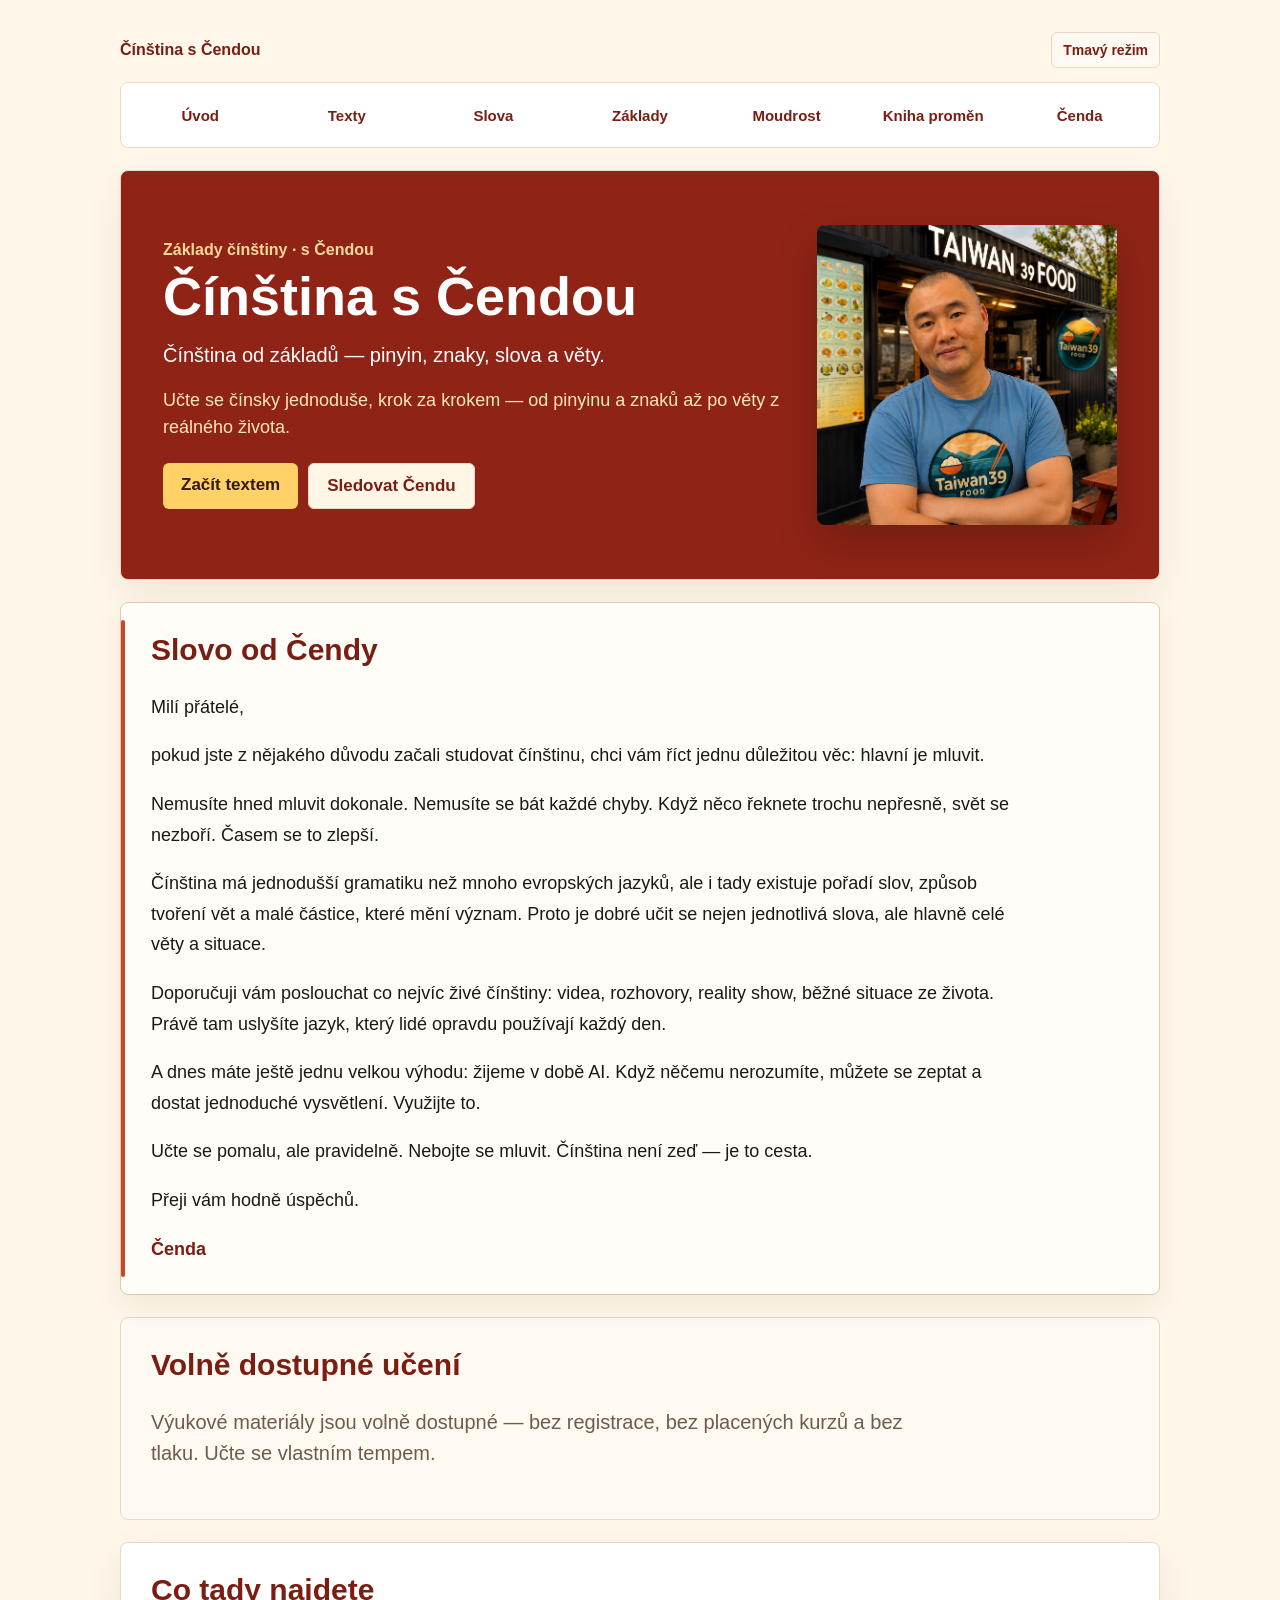
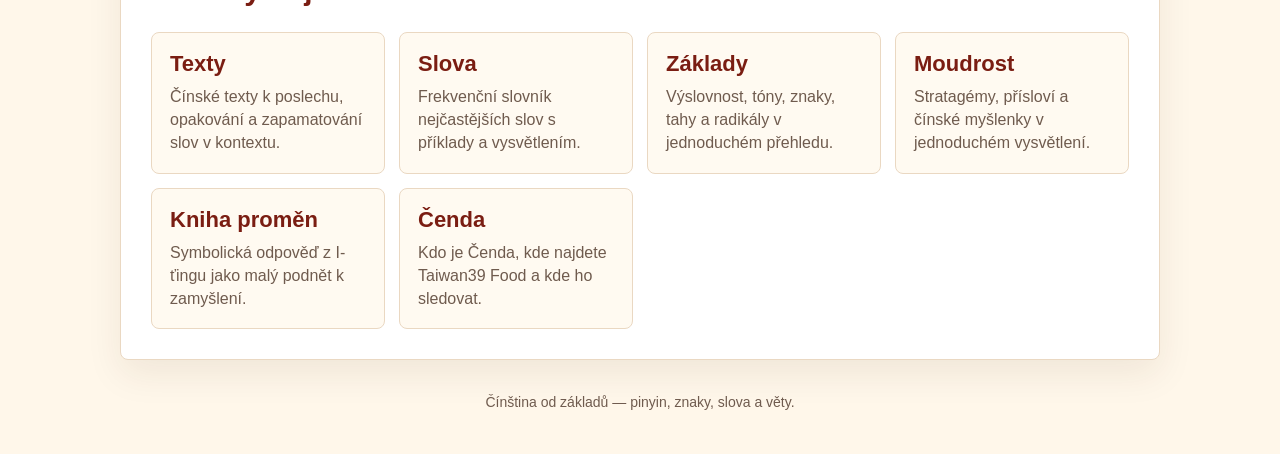
<file: index.html>
<!doctype html>
<html>
  <head>
    <meta charset="utf-8">
    <meta name="viewport" content="width=device-width, initial-scale=1">
    <title>Čínština s Čendou</title>
    <link rel="stylesheet" href="style.css">
  </head>

  <body>
    <main>
      <div class="top-bar">
        <span class="brand-mark">Čínština s Čendou</span>
        <button id="themeButton">Tmavý režim</button>
      </div>

      <nav class="site-nav">
        <a href="index.html">Úvod</a>
        <a href="fraze.html">Texty</a>
        <a href="slova.html">Slova</a>
        <a href="pinyin.html">Základy</a>
        <a href="mysleni.html">Moudrost</a>
        <a href="iching.html">Kniha proměn</a>
        <a href="cenda.html">Čenda</a>
      </nav>

      <section class="hero-section">
        <div class="hero-content">
          <div class="hero-copy">
            <p class="hero-kicker">Základy čínštiny · s Čendou</p>
            <h1 data-i18n="pageTitle">Čínština s Čendou</h1>
            <p data-i18n="pageIntro">Čínština od základů — pinyin, znaky, slova a věty.</p>
            <p class="hero-note" data-i18n="heroNote">Učte se čínsky jednoduše, krok za krokem — od pinyinu a znaků až po věty z reálného života.</p>
            <div class="hero-actions">
              <a class="button-link primary" href="fraze.html" data-i18n="heroPhraseButton">Začít textem</a>
              <a class="button-link secondary" href="cenda.html#socials" data-i18n="heroFollowButton">Sledovat Čendu</a>
            </div>
          </div>

          <figure class="image-slot hero-photo-placeholder">
            <img src="images/hero-cenda.png" alt="Čenda a Taiwan39 Food">
          </figure>
        </div>
      </section>

      <section class="cenda-letter">
        <h2>Slovo od Čendy</h2>
        <p>Milí přátelé,</p>
        <p>pokud jste z nějakého důvodu začali studovat čínštinu, chci vám říct jednu důležitou věc: hlavní je mluvit.</p>
        <p>Nemusíte hned mluvit dokonale. Nemusíte se bát každé chyby. Když něco řeknete trochu nepřesně, svět se nezboří. Časem se to zlepší.</p>
        <p>Čínština má jednodušší gramatiku než mnoho evropských jazyků, ale i tady existuje pořadí slov, způsob tvoření vět a malé částice, které mění význam. Proto je dobré učit se nejen jednotlivá slova, ale hlavně celé věty a situace.</p>
        <p>Doporučuji vám poslouchat co nejvíc živé čínštiny: videa, rozhovory, reality show, běžné situace ze života. Právě tam uslyšíte jazyk, který lidé opravdu používají každý den.</p>
        <p>A dnes máte ještě jednu velkou výhodu: žijeme v době AI. Když něčemu nerozumíte, můžete se zeptat a dostat jednoduché vysvětlení. Využijte to.</p>
        <p>Učte se pomalu, ale pravidelně. Nebojte se mluvit. Čínština není zeď — je to cesta.</p>
        <p>Přeji vám hodně úspěchů.</p>
        <p class="letter-signature">Čenda</p>
      </section>

      <section class="info-note">
        <h2>Volně dostupné učení</h2>
        <p>Výukové materiály jsou volně dostupné — bez registrace, bez placených kurzů a bez tlaku. Učte se vlastním tempem.</p>
      </section>

      <section>
        <h2>Co tady najdete</h2>
        <div class="section-cards">
          <a class="section-card" href="fraze.html">
            <h3>Texty</h3>
            <p>Čínské texty k poslechu, opakování a zapamatování slov v kontextu.</p>
          </a>
          <a class="section-card" href="slova.html">
            <h3>Slova</h3>
            <p>Frekvenční slovník nejčastějších slov s příklady a vysvětlením.</p>
          </a>
          <a class="section-card" href="pinyin.html">
            <h3>Základy</h3>
            <p>Výslovnost, tóny, znaky, tahy a radikály v jednoduchém přehledu.</p>
          </a>
          <a class="section-card" href="mysleni.html">
            <h3>Moudrost</h3>
            <p>Stratagémy, přísloví a čínské myšlenky v jednoduchém vysvětlení.</p>
          </a>
          <a class="section-card" href="iching.html">
            <h3>Kniha proměn</h3>
            <p>Symbolická odpověď z I-ťingu jako malý podnět k zamyšlení.</p>
          </a>
          <a class="section-card" href="cenda.html">
            <h3>Čenda</h3>
            <p>Kdo je Čenda, kde najdete Taiwan39 Food a kde ho sledovat.</p>
          </a>
        </div>
      </section>

      <footer data-i18n="footerText">
        Čínština od základů — pinyin, znaky, slova a věty.
      </footer>
    </main>

    <script src="script.js"></script>
  </body>
</html>
</file>
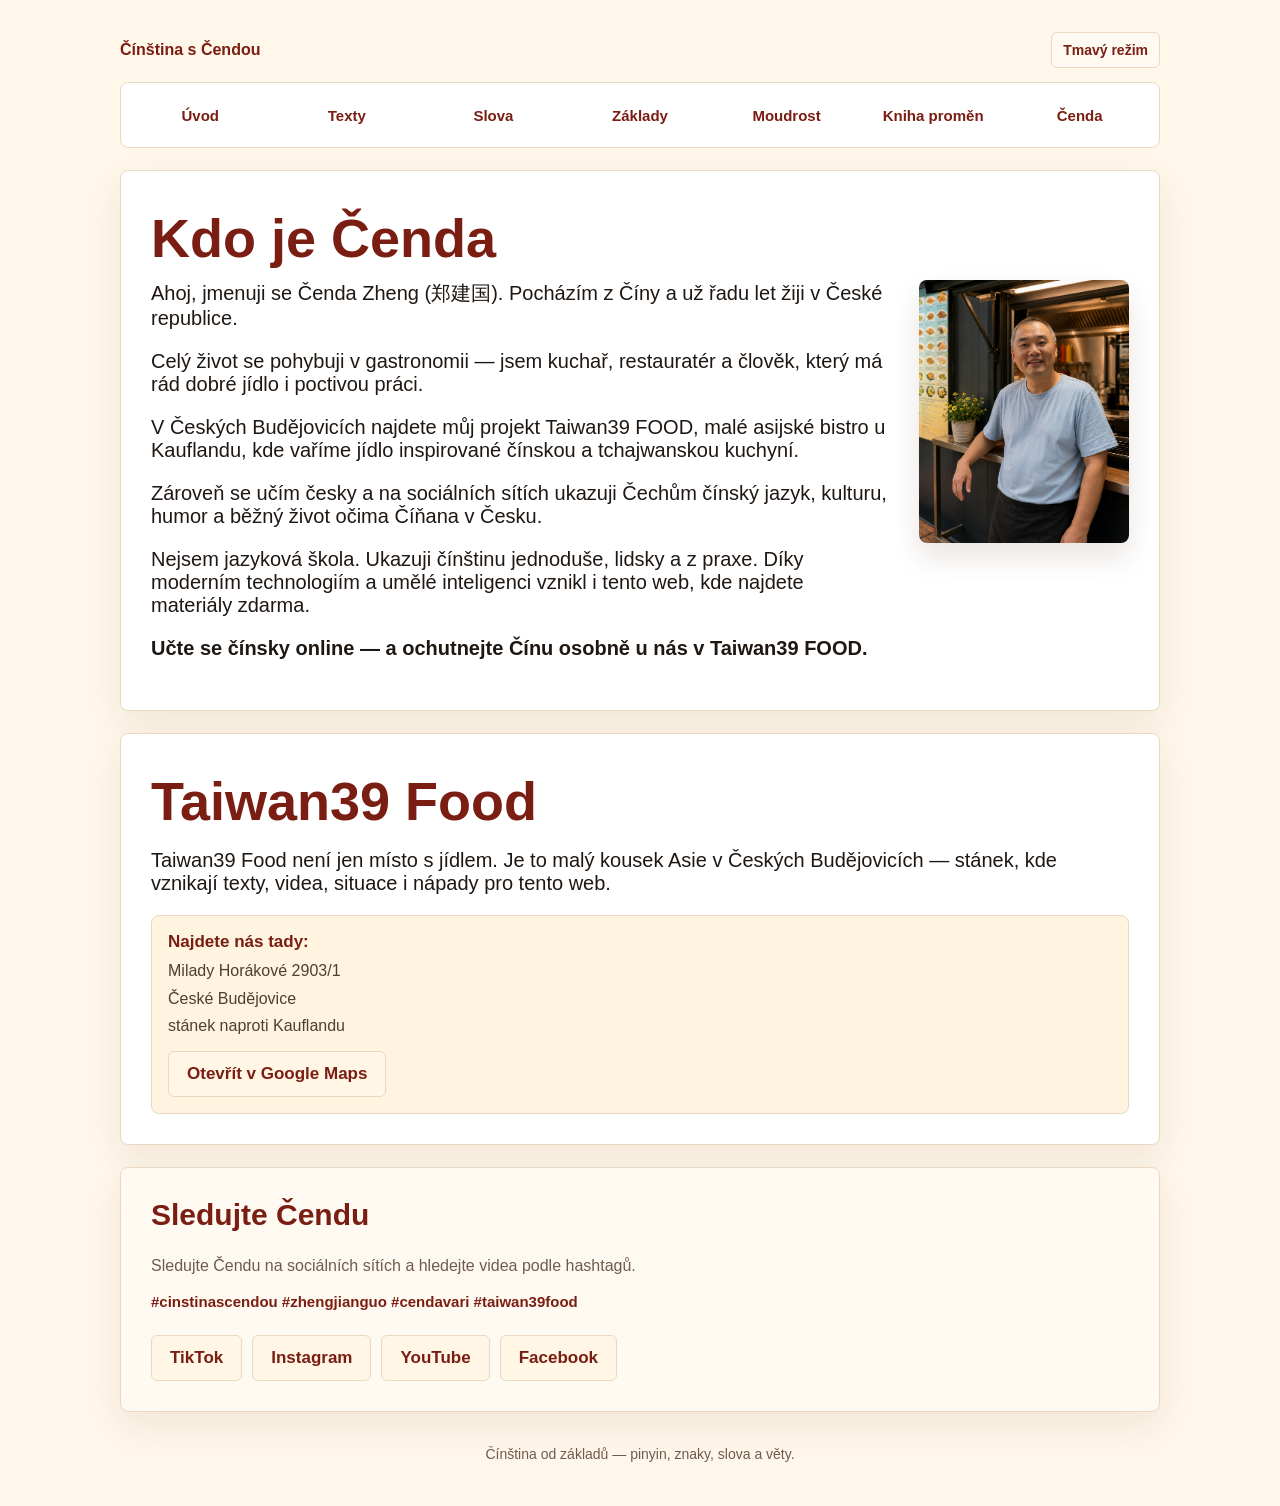
<file: cenda.html>
<!doctype html>
<html>
  <head>
    <meta charset="utf-8">
    <meta name="viewport" content="width=device-width, initial-scale=1">
    <title>Čenda · Čínština s Čendou</title>
    <link rel="stylesheet" href="style.css">
  </head>

  <body>
    <main>
      <div class="top-bar">
        <span class="brand-mark">Čínština s Čendou</span>
        <button id="themeButton">Tmavý režim</button>
      </div>

      <nav class="site-nav">
        <a href="index.html">Úvod</a>
        <a href="fraze.html">Texty</a>
        <a href="slova.html">Slova</a>
        <a href="pinyin.html">Základy</a>
        <a href="mysleni.html">Moudrost</a>
        <a href="iching.html">Kniha proměn</a>
        <a href="cenda.html">Čenda</a>
      </nav>

      <section id="about" class="profile-section">
        <article>
          <h1>Kdo je Čenda</h1>
          <div class="profile-intro">
            <div class="profile-text">
              <p>Ahoj, jmenuji se Čenda Zheng (郑建国). Pocházím z Číny a už řadu let žiji v České republice.</p>
              
              <p>Celý život se pohybuji v gastronomii — jsem kuchař, restauratér a člověk, který má rád dobré jídlo i poctivou práci.</p>
              
              <p>V Českých Budějovicích najdete můj projekt Taiwan39 FOOD, malé asijské bistro u Kauflandu, kde vaříme jídlo inspirované čínskou a tchajwanskou kuchyní.</p>
              
              <p>Zároveň se učím česky a na sociálních sítích ukazuji Čechům čínský jazyk, kulturu, humor a běžný život očima Číňana v Česku.</p>
              
              <p>Nejsem jazyková škola. Ukazuji čínštinu jednoduše, lidsky a z praxe. Díky moderním technologiím a umělé inteligenci vznikl i tento web, kde najdete materiály zdarma.</p>
              
              <p><strong>Učte se čínsky online — a ochutnejte Čínu osobně u nás v Taiwan39 FOOD.</strong></p>
            </div>
            
            <figure class="image-slot profile-photo-placeholder">
              <img src="images/cenda-photo.png" alt="Čenda Zheng">
            </figure>
          </div>
        </article>
      </section>

      <section class="profile-section">
        <article>
          <h1>Taiwan39 Food</h1>
          <p>Taiwan39 Food není jen místo s jídlem. Je to malý kousek Asie v Českých Budějovicích — stánek, kde vznikají texty, videa, situace i nápady pro tento web.</p>
          <div class="address-block">
            <strong>Najdete nás tady:</strong>
            <span>Milady Horákové 2903/1</span>
            <span>České Budějovice</span>
            <span>stánek naproti Kauflandu</span>
            <a class="button-link secondary map-link" href="https://maps.app.goo.gl/mEoUF3FPtmtg9WYQA" target="_blank" rel="noopener noreferrer">Otevřít v Google Maps</a>
          </div>
        </article>
      </section>

      <section id="socials" class="social-section">
        <h2 data-i18n="socialTitle">Sledujte Čendu</h2>
        <p class="hint" data-i18n="socialText">Sledujte Čendu na sociálních sítích a hledejte videa podle hashtagů.</p>
        <p class="hashtag-line" data-i18n="hashtagLine">#cinstinascendou #zhengjianguo #cendavari #taiwan39food</p>
        <div class="social-links">
          <a class="button-link secondary" href="https://tiktok.com/@cenda.zheng" target="_blank" rel="noopener noreferrer" aria-label="TikTok">TikTok</a>
          <a class="button-link secondary" href="https://instagram.com/zheng_cenda" target="_blank" rel="noopener noreferrer" aria-label="Instagram">Instagram</a>
          <a class="button-link secondary" href="https://www.youtube.com/@cendazheng1037" target="_blank" rel="noopener noreferrer" aria-label="YouTube">YouTube</a>
          <a class="button-link secondary" href="https://facebook.com/cendazheng39" target="_blank" rel="noopener noreferrer" aria-label="Facebook">Facebook</a>
        </div>
      </section>

      <footer data-i18n="footerText">
        Čínština od základů — pinyin, znaky, slova a věty.
      </footer>
    </main>

    <script src="script.js"></script>
  </body>
</html>
</file>
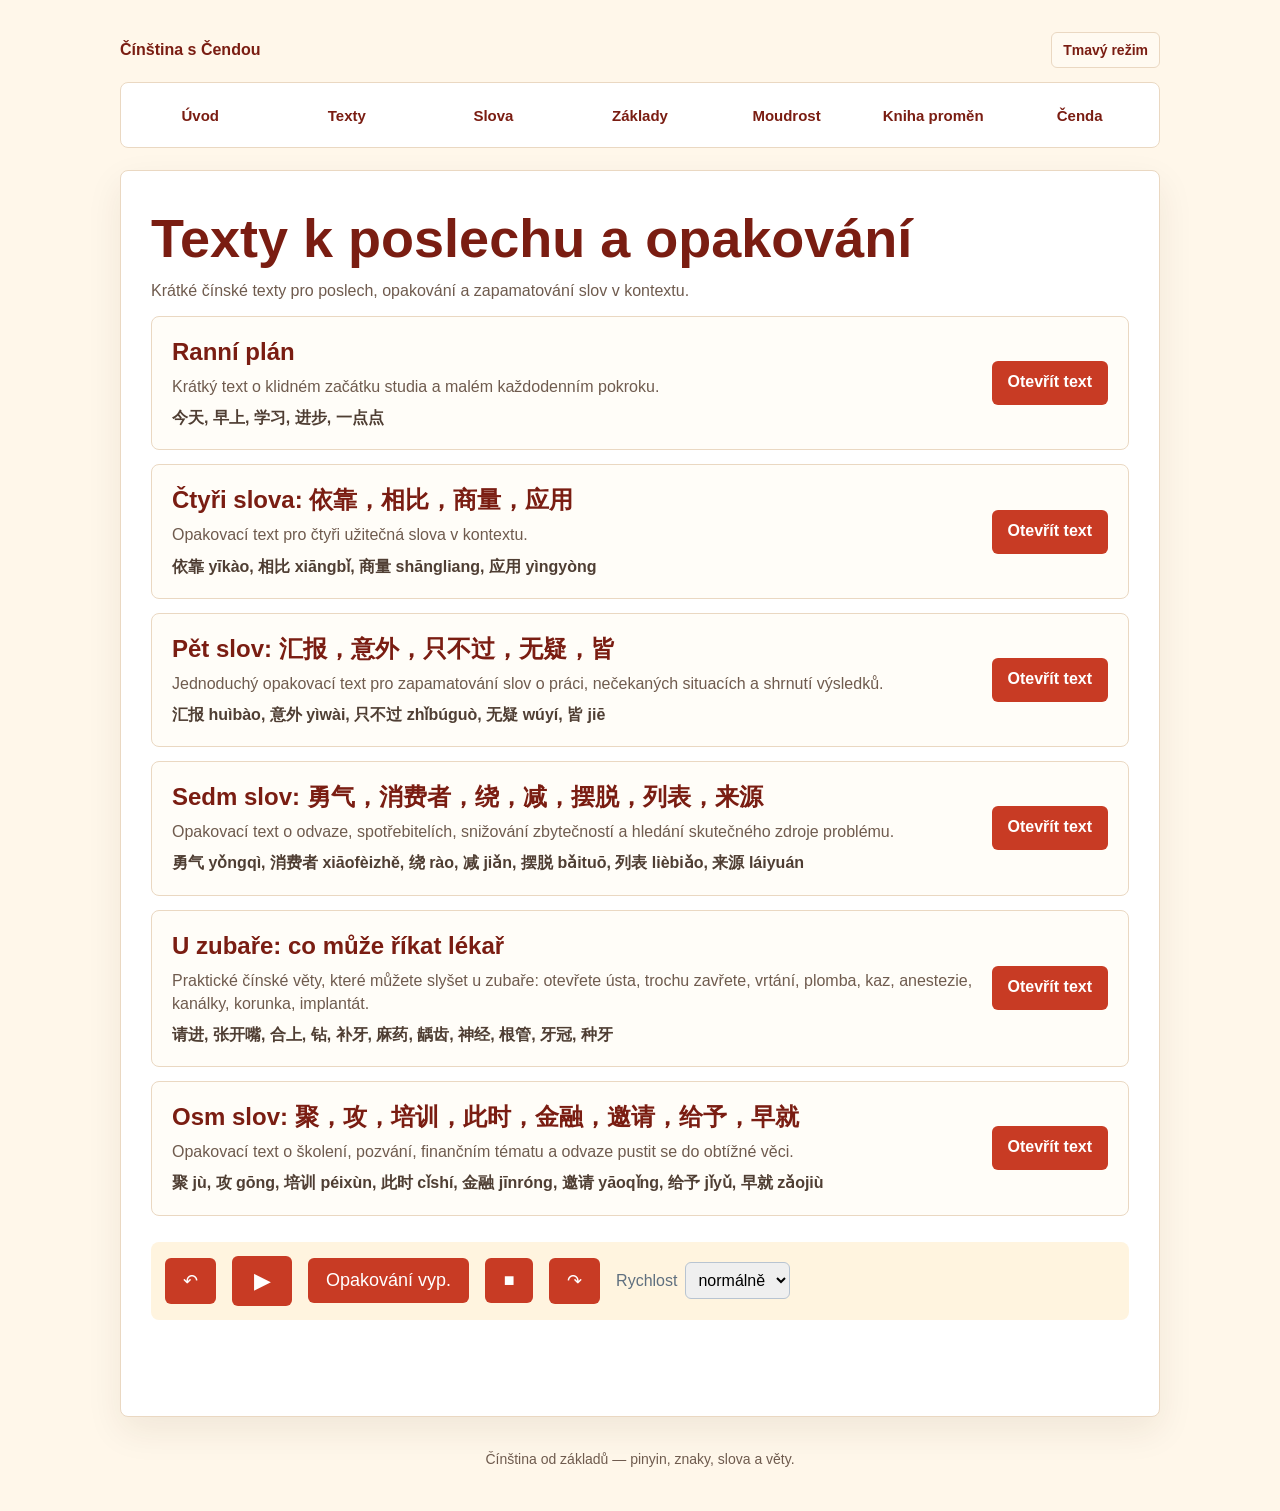
<file: fraze.html>
<!doctype html>
<html>
  <head>
    <meta charset="utf-8">
    <meta name="viewport" content="width=device-width, initial-scale=1">
    <title>Texty · Čínština s Čendou</title>
    <link rel="stylesheet" href="style.css">
  </head>

  <body>
    <main>
      <div class="top-bar">
        <span class="brand-mark">Čínština s Čendou</span>
        <button id="themeButton">Tmavý režim</button>
      </div>

      <nav class="site-nav">
        <a href="index.html">Úvod</a>
        <a href="fraze.html">Texty</a>
        <a href="slova.html">Slova</a>
        <a href="pinyin.html">Základy</a>
        <a href="mysleni.html">Moudrost</a>
        <a href="iching.html">Kniha proměn</a>
        <a href="cenda.html">Čenda</a>
      </nav>

      <section id="texts">
        <h1>Texty k poslechu a opakování</h1>
        <p class="hint" data-i18n="firstLessonHint">Krátké čínské texty pro poslech, opakování a zapamatování slov v kontextu.</p>

        <div class="lesson-list">
          <details class="lesson-card text-card">
            <summary class="text-card-summary">
              <span class="text-card-title">Ranní plán</span>
              <span class="text-card-description">Krátký text o klidném začátku studia a malém každodenním pokroku.</span>
              <span class="text-card-words">今天, 早上, 学习, 进步, 一点点</span>
              <span class="text-card-action" data-open-label="Skrýt text" data-closed-label="Otevřít text">Otevřít text</span>
            </summary>

            <div class="text-card-body">
              <div class="sentence-toggle-controls">
                <button class="sentence-toggle-button" data-toggle-target="pinyin">Zobrazit pinyin</button>
                <button class="sentence-toggle-button" data-toggle-target="translation">Zobrazit překlad</button>
                <button class="sentence-toggle-button" data-toggle-target="breakdown">Zobrazit rozbor</button>
              </div>

              <details class="text-panel" open>
                <summary>Čínský text</summary>
                <div class="chinese-text" id="lessonText">
            <div class="lesson-sentence" data-text="今天早上，" data-translation="Dnes ráno,">
              <p class="pinyin-line">Jīntiān zǎoshang,</p>
              <p class="chinese-line">今天早上，</p>
            </div>

            <div class="lesson-sentence" data-text="我想慢慢地开始学习。" data-translation="chci v klidu začít studovat.">
              <p class="pinyin-line">wǒ xiǎng mànmàn de kāishǐ xuéxí.</p>
              <p class="chinese-line">我想慢慢地开始学习。</p>
            </div>

            <div class="lesson-sentence" data-text="先听一小段中文，" data-translation="Nejdřív si poslechnout krátký úryvek v čínštině,">
              <p class="pinyin-line">Xiān tīng yì xiǎo duàn Zhōngwén,</p>
              <p class="chinese-line">先听一小段中文，</p>
            </div>

            <div class="lesson-sentence" data-text="然后读一遍，" data-translation="potom si ho jednou přečíst,">
              <p class="pinyin-line">ránhòu dú yí biàn,</p>
              <p class="chinese-line">然后读一遍，</p>
            </div>

            <div class="lesson-sentence" data-text="最后写下一个新的句子。" data-translation="a nakonec si zapsat jednu novou větu.">
              <p class="pinyin-line">zuìhòu xiě xià yí ge xīn de jùzi.</p>
              <p class="chinese-line">最后写下一个新的句子。</p>
            </div>

            <div class="lesson-sentence" data-text="我不需要一下子" data-translation="Nemusím hned">
              <p class="pinyin-line">Wǒ bù xūyào yíxiàzi</p>
              <p class="chinese-line">我不需要一下子</p>
            </div>

            <div class="lesson-sentence" data-text="学会很多东西。" data-translation="se naučit strašně moc věcí.">
              <p class="pinyin-line">xuéhuì hěn duō dōngxi.</p>
              <p class="chinese-line">学会很多东西。</p>
            </div>

            <div class="lesson-sentence" data-text="每天进步一点点，" data-translation="Každý den se posunout jen o kousek,">
              <p class="pinyin-line">Měitiān jìnbù yìdiǎndiǎn,</p>
              <p class="chinese-line">每天进步一点点，</p>
            </div>

            <div class="lesson-sentence" data-text="就已经很好了。" data-translation="to je už dobré.">
              <p class="pinyin-line">jiù yǐjīng hěn hǎo le.</p>
              <p class="chinese-line">就已经很好了。</p>
            </div>
                </div>
              </details>

            </div>
          </details>

          <details class="lesson-card text-card">
            <summary class="text-card-summary">
              <span class="text-card-title">Čtyři slova: 依靠，相比，商量，应用</span>
              <span class="text-card-description">Opakovací text pro čtyři užitečná slova v kontextu.</span>
              <span class="text-card-words">依靠 yīkào, 相比 xiāngbǐ, 商量 shāngliang, 应用 yìngyòng</span>
              <span class="text-card-action" data-open-label="Skrýt text" data-closed-label="Otevřít text">Otevřít text</span>
            </summary>

            <div class="text-card-body">
              <div class="sentence-toggle-controls">
                <button class="sentence-toggle-button" data-toggle-target="pinyin">Zobrazit pinyin</button>
                <button class="sentence-toggle-button" data-toggle-target="translation">Zobrazit překlad</button>
                <button class="sentence-toggle-button" data-toggle-target="breakdown">Zobrazit rozbor</button>
              </div>

              <div class="target-words">
                <span>依靠 yīkào — spoléhat se / to rely on</span>
                <span>相比 xiāngbǐ — ve srovnání / compared with</span>
                <span>商量 shāngliang — poradit se, probrat / to discuss, to consult</span>
                <span>应用 yìngyòng — použít, aplikovat / to apply, to use</span>
              </div>

              <details class="text-panel" open>
                <summary>Čínský text</summary>
                <div class="chinese-text">
              <div class="lesson-sentence" data-text="今天我想学习四个词：依靠，相比，商量，应用。" data-translation="Dnes se chci naučit čtyři slova: spoléhat se, ve srovnání, poradit se, použít.">
                <p class="pinyin-line">Jīntiān wǒ xiǎng xuéxí sì ge cí: yīkào, xiāngbǐ, shāngliang, yìngyòng.</p>
                <p class="chinese-line">今天我想学习四个词：依靠，相比，商量，应用。</p>
              </div>
              <div class="lesson-sentence" data-text="第一个词是依靠。" data-translation="První slovo je 依靠 — spoléhat se.">
                <p class="pinyin-line">Dì yī ge cí shì yīkào.</p>
                <p class="chinese-line">第一个词是依靠。</p>
              </div>
              <div class="lesson-sentence" data-text="人不能一直依靠别人。" data-translation="Člověk se nemůže pořád spoléhat na ostatní.">
                <p class="pinyin-line">Rén bù néng yìzhí yīkào biérén.</p>
                <p class="chinese-line">人不能一直依靠别人。</p>
              </div>
              <div class="lesson-sentence" data-text="小孩子可以依靠父母。" data-translation="Malé dítě se může spoléhat na rodiče.">
                <p class="pinyin-line">Xiǎo háizi kěyǐ yīkào fùmǔ.</p>
                <p class="chinese-line">小孩子可以依靠父母。</p>
              </div>
              <div class="lesson-sentence" data-text="但是大人不能什么事都依靠父母。" data-translation="Ale dospělý člověk se nemůže ve všem spoléhat na rodiče.">
                <p class="pinyin-line">Dànshì dàrén bù néng shénme shì dōu yīkào fùmǔ.</p>
                <p class="chinese-line">但是大人不能什么事都依靠父母。</p>
              </div>
              <div class="lesson-sentence" data-text="我可以依靠朋友的帮助，" data-translation="Můžu se spoléhat na pomoc přátel,">
                <p class="pinyin-line">Wǒ kěyǐ yīkào péngyou de bāngzhù,</p>
                <p class="chinese-line">我可以依靠朋友的帮助，</p>
              </div>
              <div class="lesson-sentence" data-text="但是我也要依靠自己的努力。" data-translation="ale musím se také spoléhat na vlastní úsilí.">
                <p class="pinyin-line">dànshì wǒ yě yào yīkào zìjǐ de nǔlì.</p>
                <p class="chinese-line">但是我也要依靠自己的努力。</p>
              </div>
              <div class="lesson-sentence" data-text="如果我每天学习一点点，" data-translation="Když se každý den naučím trochu,">
                <p class="pinyin-line">Rúguǒ wǒ měitiān xuéxí yì diǎndiǎn,</p>
                <p class="chinese-line">如果我每天学习一点点，</p>
              </div>
              <div class="lesson-sentence" data-text="我就可以慢慢依靠自己。" data-translation="můžu se pomalu začít spoléhat sama na sebe.">
                <p class="pinyin-line">wǒ jiù kěyǐ mànmàn yīkào zìjǐ.</p>
                <p class="chinese-line">我就可以慢慢依靠自己。</p>
              </div>
              <div class="lesson-sentence" data-text="第二个词是相比。" data-translation="Druhé slovo je 相比 — ve srovnání.">
                <p class="pinyin-line">Dì èr ge cí shì xiāngbǐ.</p>
                <p class="chinese-line">第二个词是相比。</p>
              </div>
              <div class="lesson-sentence" data-text="和昨天相比，今天我进步了一点。" data-translation="Ve srovnání se včerejškem jsem dnes udělala malý pokrok.">
                <p class="pinyin-line">Hé zuótiān xiāngbǐ, jīntiān wǒ jìnbù le yìdiǎn.</p>
                <p class="chinese-line">和昨天相比，今天我进步了一点。</p>
              </div>
              <div class="lesson-sentence" data-text="和以前相比，我现在更敢说中文。" data-translation="Ve srovnání s dřívějškem se teď víc odvážím mluvit čínsky.">
                <p class="pinyin-line">Hé yǐqián xiāngbǐ, wǒ xiànzài gèng gǎn shuō Zhōngwén.</p>
                <p class="chinese-line">和以前相比，我现在更敢说中文。</p>
              </div>
              <div class="lesson-sentence" data-text="和别人相比，我可能说得不快，" data-translation="Ve srovnání s jinými možná nemluvím rychle,">
                <p class="pinyin-line">Hé biérén xiāngbǐ, wǒ kěnéng shuō de bù kuài,</p>
                <p class="chinese-line">和别人相比，我可能说得不快，</p>
              </div>
              <div class="lesson-sentence" data-text="但是和过去的自己相比，我已经好多了。" data-translation="ale ve srovnání se svým minulým já jsem už mnohem dál.">
                <p class="pinyin-line">dànshì hé guòqù de zìjǐ xiāngbǐ, wǒ yǐjīng hǎo duō le.</p>
                <p class="chinese-line">但是和过去的自己相比，我已经好多了。</p>
              </div>
              <div class="lesson-sentence" data-text="相比之下，每天学习一点点，比一天学很多然后放弃更好。" data-translation="Ve srovnání s tím je lepší učit se každý den trochu než se jeden den učit hodně a potom to vzdát.">
                <p class="pinyin-line">Xiāngbǐ zhī xià, měitiān xuéxí yì diǎndiǎn, bǐ yì tiān xué hěn duō ránhòu fàngqì gèng hǎo.</p>
                <p class="chinese-line">相比之下，每天学习一点点，比一天学很多然后放弃更好。</p>
              </div>
              <div class="lesson-sentence" data-text="第三个词是商量。" data-translation="Třetí slovo je 商量 — poradit se / probrat.">
                <p class="pinyin-line">Dì sān ge cí shì shāngliang.</p>
                <p class="chinese-line">第三个词是商量。</p>
              </div>
              <div class="lesson-sentence" data-text="如果我不懂一个问题，我可以和别人商量。" data-translation="Když nerozumím nějaké otázce, můžu se s někým poradit.">
                <p class="pinyin-line">Rúguǒ wǒ bù dǒng yí ge wèntí, wǒ kěyǐ hé biérén shāngliang.</p>
                <p class="chinese-line">如果我不懂一个问题，我可以和别人商量。</p>
              </div>
              <div class="lesson-sentence" data-text="我可以和朋友商量。" data-translation="Můžu se poradit s kamarádem.">
                <p class="pinyin-line">Wǒ kěyǐ hé péngyou shāngliang.</p>
                <p class="chinese-line">我可以和朋友商量。</p>
              </div>
              <div class="lesson-sentence" data-text="我可以和家人商量。" data-translation="Můžu se poradit s rodinou.">
                <p class="pinyin-line">Wǒ kěyǐ hé jiārén shāngliang.</p>
                <p class="chinese-line">我可以和家人商量。</p>
              </div>
              <div class="lesson-sentence" data-text="我也可以和AI商量。" data-translation="Můžu se poradit i s AI.">
                <p class="pinyin-line">Wǒ yě kěyǐ hé AI shāngliang.</p>
                <p class="chinese-line">我也可以和AI商量。</p>
              </div>
              <div class="lesson-sentence" data-text="商量不是丢脸。" data-translation="Poradit se není ostuda.">
                <p class="pinyin-line">Shāngliang bú shì diūliǎn.</p>
                <p class="chinese-line">商量不是丢脸。</p>
              </div>
              <div class="lesson-sentence" data-text="商量是为了找到更好的办法。" data-translation="Poradit se znamená hledat lepší řešení.">
                <p class="pinyin-line">Shāngliang shì wèile zhǎodào gèng hǎo de bànfǎ.</p>
                <p class="chinese-line">商量是为了找到更好的办法。</p>
              </div>
              <div class="lesson-sentence" data-text="有时候，一个人想不明白，" data-translation="Někdy jeden člověk něco nechápe,">
                <p class="pinyin-line">Yǒu shíhou, yí ge rén xiǎng bù míngbai,</p>
                <p class="chinese-line">有时候，一个人想不明白，</p>
              </div>
              <div class="lesson-sentence" data-text="两个人商量一下，就明白了。" data-translation="ale dva lidé si o tom promluví a hned je to jasnější.">
                <p class="pinyin-line">liǎng ge rén shāngliang yíxià, jiù míngbai le.</p>
                <p class="chinese-line">两个人商量一下，就明白了。</p>
              </div>
              <div class="lesson-sentence" data-text="第四个词是应用。" data-translation="Čtvrté slovo je 应用 — použít / aplikovat.">
                <p class="pinyin-line">Dì sì ge cí shì yìngyòng.</p>
                <p class="chinese-line">第四个词是应用。</p>
              </div>
              <div class="lesson-sentence" data-text="学习一个词，不只是看它。" data-translation="Naučit se slovo neznamená jen se na něj dívat.">
                <p class="pinyin-line">Xuéxí yí ge cí, bù zhǐ shì kàn tā.</p>
                <p class="chinese-line">学习一个词，不只是看它。</p>
              </div>
              <div class="lesson-sentence" data-text="我要应用它。" data-translation="Musím ho používat.">
                <p class="pinyin-line">Wǒ yào yìngyòng tā.</p>
                <p class="chinese-line">我要应用它。</p>
              </div>
              <div class="lesson-sentence" data-text="我在句子里应用它。" data-translation="Používám ho ve větě.">
                <p class="pinyin-line">Wǒ zài jùzi lǐ yìngyòng tā.</p>
                <p class="chinese-line">我在句子里应用它。</p>
              </div>
              <div class="lesson-sentence" data-text="我在生活里应用它。" data-translation="Používám ho v životě.">
                <p class="pinyin-line">Wǒ zài shēnghuó lǐ yìngyòng tā.</p>
                <p class="chinese-line">我在生活里应用它。</p>
              </div>
              <div class="lesson-sentence" data-text="我今天学习“依靠”，" data-translation="Dnes se učím slovo 依靠,">
                <p class="pinyin-line">Wǒ jīntiān xuéxí “yīkào”,</p>
                <p class="chinese-line">我今天学习“依靠”，</p>
              </div>
              <div class="lesson-sentence" data-text="就要应用“依靠”这个词。" data-translation="tak ho musím použít.">
                <p class="pinyin-line">jiù yào yìngyòng “yīkào” zhège cí.</p>
                <p class="chinese-line">就要应用“依靠”这个词。</p>
              </div>
              <div class="lesson-sentence" data-text="我今天学习“相比”，" data-translation="Dnes se učím slovo 相比,">
                <p class="pinyin-line">Wǒ jīntiān xuéxí “xiāngbǐ”,</p>
                <p class="chinese-line">我今天学习“相比”，</p>
              </div>
              <div class="lesson-sentence" data-text="就要应用“相比”这个词。" data-translation="tak ho musím použít.">
                <p class="pinyin-line">jiù yào yìngyòng “xiāngbǐ” zhège cí.</p>
                <p class="chinese-line">就要应用“相比”这个词。</p>
              </div>
              <div class="lesson-sentence" data-text="我今天学习“商量”，" data-translation="Dnes se učím slovo 商量,">
                <p class="pinyin-line">Wǒ jīntiān xuéxí “shāngliang”,</p>
                <p class="chinese-line">我今天学习“商量”，</p>
              </div>
              <div class="lesson-sentence" data-text="就要应用“商量”这个词。" data-translation="tak ho musím použít.">
                <p class="pinyin-line">jiù yào yìngyòng “shāngliang” zhège cí.</p>
                <p class="chinese-line">就要应用“商量”这个词。</p>
              </div>
              <div class="lesson-sentence" data-text="一个词，只有经常应用，才会真的变成自己的词。" data-translation="Slovo se stane mým slovem teprve tehdy, když ho často používám.">
                <p class="pinyin-line">Yí ge cí, zhǐyǒu jīngcháng yìngyòng, cái huì zhēn de biàn chéng zìjǐ de cí.</p>
                <p class="chinese-line">一个词，只有经常应用，才会真的变成自己的词。</p>
              </div>
              <div class="lesson-sentence" data-text="所以，今天我不着急。" data-translation="Proto dnes nespěchám.">
                <p class="pinyin-line">Suǒyǐ, jīntiān wǒ bù zháojí.</p>
                <p class="chinese-line">所以，今天我不着急。</p>
              </div>
              <div class="lesson-sentence" data-text="我只学习四个词。" data-translation="Učím se jen čtyři slova.">
                <p class="pinyin-line">Wǒ zhǐ xuéxí sì ge cí.</p>
                <p class="chinese-line">我只学习四个词。</p>
              </div>
              <div class="lesson-sentence" data-text="我听一遍，读一遍，再说一遍。" data-translation="Poslechnu si je jednou, přečtu jednou a potom řeknu jednou.">
                <p class="pinyin-line">Wǒ tīng yí biàn, dú yí biàn, zài shuō yí biàn.</p>
                <p class="chinese-line">我听一遍，读一遍，再说一遍。</p>
              </div>
              <div class="lesson-sentence" data-text="我可以依靠重复。" data-translation="Můžu se spoléhat na opakování.">
                <p class="pinyin-line">Wǒ kěyǐ yīkào chóngfù.</p>
                <p class="chinese-line">我可以依靠重复。</p>
              </div>
              <div class="lesson-sentence" data-text="和昨天相比，我会更熟悉一点。" data-translation="Ve srovnání se včerejškem mi to bude o trochu známější.">
                <p class="pinyin-line">Hé zuótiān xiāngbǐ, wǒ huì gèng shúxī yìdiǎn.</p>
                <p class="chinese-line">和昨天相比，我会更熟悉一点。</p>
              </div>
              <div class="lesson-sentence" data-text="如果不懂，我可以商量。" data-translation="Když něčemu nerozumím, můžu se poradit.">
                <p class="pinyin-line">Rúguǒ bù dǒng, wǒ kěyǐ shāngliang.</p>
                <p class="chinese-line">如果不懂，我可以商量。</p>
              </div>
              <div class="lesson-sentence" data-text="学会以后，我要马上应用。" data-translation="Až se to naučím, musím to hned použít.">
                <p class="pinyin-line">Xuéhuì yǐhòu, wǒ yào mǎshàng yìngyòng.</p>
                <p class="chinese-line">学会以后，我要马上应用。</p>
              </div>
              <div class="lesson-sentence" data-text="这就是今天的小计划。" data-translation="To je můj malý plán na dnešek.">
                <p class="pinyin-line">Zhè jiù shì jīntiān de xiǎo jìhuà.</p>
                <p class="chinese-line">这就是今天的小计划。</p>
              </div>
                </div>
              </details>

            </div>
          </details>

          <details class="lesson-card text-card">
            <summary class="text-card-summary">
              <span class="text-card-title">Pět slov: 汇报，意外，只不过，无疑，皆</span>
              <span class="text-card-description">Jednoduchý opakovací text pro zapamatování slov o práci, nečekaných situacích a shrnutí výsledků.</span>
              <span class="text-card-words">汇报 huìbào, 意外 yìwài, 只不过 zhǐbúguò, 无疑 wúyí, 皆 jiē</span>
              <span class="text-card-action" data-open-label="Skrýt text" data-closed-label="Otevřít text">Otevřít text</span>
            </summary>

            <div class="text-card-body">
              <div class="sentence-toggle-controls">
                <button class="sentence-toggle-button" data-toggle-target="pinyin">Zobrazit pinyin</button>
                <button class="sentence-toggle-button" data-toggle-target="translation">Zobrazit překlad</button>
                <button class="sentence-toggle-button" data-toggle-target="breakdown">Zobrazit rozbor</button>
              </div>

              <div class="target-words">
                <span>汇报 huìbào — podat zprávu / to report</span>
                <span>意外 yìwài — nečekaný / unexpected</span>
                <span>只不过 zhǐbúguò — jenom / merely</span>
                <span>无疑 wúyí — bezpochyby / undoubtedly</span>
                <span>皆 jiē — všichni / all</span>
              </div>

              <details class="text-panel" open>
                <summary>Čínský text</summary>
                <div class="chinese-text">
              <div class="lesson-sentence" data-text="今天我想学习几个比较有用的词：汇报，意外，只不过，无疑，皆。" data-translation="Dnes se chci naučit několik docela užitečných slov: podat zprávu, nečekaná situace, jenom, bezpochyby, všichni.">
                <p class="chinese-line">今天我想学习几个比较有用的词：汇报，意外，只不过，无疑，皆。</p>
                <p class="pinyin-line">Jīntiān wǒ xiǎng xuéxí jǐ ge bǐjiào yǒuyòng de cí: huìbào, yìwài, zhǐbúguò, wúyí, jiē.</p>
                <div class="sentence-breakdown-inline">
                  <strong>Rozbor:</strong>
                  <ul>
                    <li><strong>今天</strong> = dnes / today</li>
                    <li><strong>我想学习</strong> = chci se učit / I want to learn</li>
                    <li><strong>几个比较有用的词</strong> = několik docela užitečných slov / several quite useful words</li>
                    <li><strong>汇报</strong> = podat zprávu, stručně shrnout situaci / to report</li>
                    <li><strong>意外</strong> = nečekaná situace, překvapení / unexpected event</li>
                    <li><strong>只不过</strong> = jenom, pouze / merely, only</li>
                    <li><strong>无疑</strong> = bezpochyby / undoubtedly</li>
                    <li><strong>皆</strong> = všichni, všechno / all</li>
                  </ul>
                </div>
              </div>

              <div class="lesson-sentence" data-text="第一个词是汇报。" data-translation="První cílové slovo: podat zprávu.">
                <p class="chinese-line">第一个词是汇报。</p>
                <p class="pinyin-line">Dì yī ge cí shì huìbào.</p>
                <div class="sentence-breakdown-inline">
                  <strong>Rozbor:</strong>
                  <ul>
                    <li><strong>第一个词</strong> = první slovo / the first word</li>
                    <li><strong>是</strong> = je / is</li>
                    <li><strong>汇报</strong> = podat zprávu, shrnout situaci / to report</li>
                    <li><strong>汇 + 报</strong> = shromáždit + zpráva; dohromady „podat zprávu” / gather + report</li>
                  </ul>
                </div>
              </div>

              <div class="lesson-sentence" data-text="汇报不是聊天。" data-translation="Podat zprávu není obyčejné povídání.">
                <p class="chinese-line">汇报不是聊天。</p>
                <p class="pinyin-line">Huìbào bú shì liáotiān.</p>
                <div class="sentence-breakdown-inline">
                  <strong>Rozbor:</strong>
                  <ul>
                    <li><strong>汇报</strong> = podat zprávu, shrnout situaci / to report</li>
                    <li><strong>不是...</strong> = není... / is not...</li>
                    <li><strong>聊天</strong> = běžné povídání, chatování / casual chatting</li>
                  </ul>
                </div>
              </div>

              <div class="lesson-sentence" data-text="汇报是把一件事情说清楚。" data-translation="Znamená to: jasně říct, co se stalo.">
                <p class="chinese-line">汇报是把一件事情说清楚。</p>
                <p class="pinyin-line">Huìbào shì bǎ yí jiàn shìqing shuō qīngchu.</p>
                <div class="sentence-breakdown-inline">
                  <strong>Rozbor:</strong>
                  <ul>
                    <li><strong>汇报</strong> = podat zprávu / to report</li>
                    <li><strong>是</strong> = je; tady uvádí definici / is; defines the word</li>
                    <li><strong>把一件事情</strong> = jednu věc jako objekt věty / takes one matter as the object</li>
                    <li><strong>说清楚</strong> = říct jasně, vysvětlit / to explain clearly</li>
                    <li><strong>把...说清楚</strong> = jasně vysvětlit něco / to make something clear</li>
                  </ul>
                </div>
              </div>

              <div class="lesson-sentence" data-text="比如，今天做了什么，遇到了什么问题，结果怎么样。" data-translation="Například: co se dnes udělalo, jaký problém se objevil a jaký je výsledek.">
                <p class="chinese-line">比如，今天做了什么，遇到了什么问题，结果怎么样。</p>
                <p class="pinyin-line">Bǐrú, jīntiān zuò le shénme, yùdào le shénme wèntí, jiéguǒ zěnmeyàng.</p>
                <div class="sentence-breakdown-inline">
                  <strong>Rozbor:</strong>
                  <ul>
                    <li><strong>比如</strong> = například / for example</li>
                    <li><strong>今天</strong> = dnes / today</li>
                    <li><strong>做了什么</strong> = co se udělalo; 了 ukazuje dokončený děj / what was done; 了 marks completion</li>
                    <li><strong>遇到了什么问题</strong> = na jaký problém se narazilo; 了 ukazuje, že se to stalo / what problem was encountered</li>
                    <li><strong>结果</strong> = výsledek / result</li>
                    <li><strong>怎么样</strong> = jaký je, jak dopadl / how it is, how it turned out</li>
                  </ul>
                </div>
              </div>

              <div class="lesson-sentence" data-text="如果老板问我情况，我要简单汇报。" data-translation="Když se mě šéf zeptá na situaci, mám stručně podat zprávu.">
                <p class="chinese-line">如果老板问我情况，我要简单汇报。</p>
                <p class="pinyin-line">Rúguǒ lǎobǎn wèn wǒ qíngkuàng, wǒ yào jiǎndān huìbào.</p>
                <div class="sentence-breakdown-inline">
                  <strong>Rozbor:</strong>
                  <ul>
                    <li><strong>如果...</strong> = jestliže..., když... / if...</li>
                    <li><strong>老板</strong> = šéf, nadřízený / boss</li>
                    <li><strong>问我情况</strong> = ptá se mě na situaci / asks me about the situation</li>
                    <li><strong>我要</strong> = mám, potřebuji / I should, I need to</li>
                    <li><strong>简单</strong> = jednoduše, stručně / simple, brief</li>
                    <li><strong>汇报</strong> = podat zprávu, stručně shrnout / to report</li>
                  </ul>
                </div>
              </div>

              <div class="lesson-sentence" data-text="如果家人想知道结果，我也可以汇报。" data-translation="Když chce rodina znát výsledek, také můžu podat zprávu.">
                <p class="chinese-line">如果家人想知道结果，我也可以汇报。</p>
                <p class="pinyin-line">Rúguǒ jiārén xiǎng zhīdào jiéguǒ, wǒ yě kěyǐ huìbào.</p>
                <div class="sentence-breakdown-inline">
                  <strong>Rozbor:</strong>
                  <ul>
                    <li><strong>如果...</strong> = jestliže..., když... / if...</li>
                    <li><strong>家人</strong> = rodina, členové rodiny / family members</li>
                    <li><strong>想知道结果</strong> = chce znát výsledek / wants to know the result</li>
                    <li><strong>我也可以</strong> = já také můžu / I can also</li>
                    <li><strong>汇报</strong> = podat zprávu, stručně shrnout / to report</li>
                  </ul>
                </div>
              </div>

              <div class="lesson-sentence" data-text="汇报不一定很正式。" data-translation="Podávání zprávy nemusí být vždy velmi formální.">
                <p class="chinese-line">汇报不一定很正式。</p>
                <p class="pinyin-line">Huìbào bù yídìng hěn zhèngshì.</p>
                <div class="sentence-breakdown-inline">
                  <strong>Rozbor:</strong>
                  <ul>
                    <li><strong>汇报</strong> = podání zprávy, shrnutí situace / reporting</li>
                    <li><strong>不一定</strong> = nemusí nutně, ne vždy / not necessarily</li>
                    <li><strong>很正式</strong> = velmi formální / very formal</li>
                  </ul>
                </div>
              </div>

              <div class="lesson-sentence" data-text="只要把重点说清楚，就是一个好的汇报。" data-translation="Když jasně řeknu hlavní body, je to dobré shrnutí.">
                <p class="chinese-line">只要把重点说清楚，就是一个好的汇报。</p>
                <p class="pinyin-line">Zhǐyào bǎ zhòngdiǎn shuō qīngchu, jiù shì yí ge hǎo de huìbào.</p>
                <div class="sentence-breakdown-inline">
                  <strong>Rozbor:</strong>
                  <ul>
                    <li><strong>只要...就...</strong> = stačí, když..., a pak... / as long as..., then...</li>
                    <li><strong>把重点</strong> = hlavní body jako objekt / takes the key points as the object</li>
                    <li><strong>说清楚</strong> = říct jasně, vysvětlit / to explain clearly</li>
                    <li><strong>一个好的汇报</strong> = dobré shrnutí, dobrý report / a good report</li>
                    <li><strong>汇报</strong> = podat zprávu, shrnout situaci / to report</li>
                  </ul>
                </div>
              </div>

              <div class="lesson-sentence" data-text="第二个词是意外。" data-translation="Druhé cílové slovo: nečekaná situace.">
                <p class="chinese-line">第二个词是意外。</p>
                <p class="pinyin-line">Dì èr ge cí shì yìwài.</p>
                <div class="sentence-breakdown-inline">
                  <strong>Rozbor:</strong>
                  <ul>
                    <li><strong>第二个词</strong> = druhé slovo / the second word</li>
                    <li><strong>是</strong> = je / is</li>
                    <li><strong>意外</strong> = nečekaná situace, nehoda, překvapení / unexpected event, accident</li>
                    <li><strong>意 + 外</strong> = záměr/myšlenka + mimo; něco mimo očekávání / intention + outside</li>
                  </ul>
                </div>
              </div>

              <div class="lesson-sentence" data-text="意外就是没有想到的事情。" data-translation="Znamená to: něco, co jsme nečekali.">
                <p class="chinese-line">意外就是没有想到的事情。</p>
                <p class="pinyin-line">Yìwài jiù shì méiyǒu xiǎngdào de shìqing.</p>
                <div class="sentence-breakdown-inline">
                  <strong>Rozbor:</strong>
                  <ul>
                    <li><strong>意外</strong> = nečekaná situace, překvapení / unexpected event</li>
                    <li><strong>就是</strong> = právě je; uvádí definici / exactly is; defines</li>
                    <li><strong>没有想到</strong> = nečekali jsme, nenapadlo nás to / did not expect</li>
                    <li><strong>的事情</strong> = věc, událost / a thing, an event</li>
                  </ul>
                </div>
              </div>

              <div class="lesson-sentence" data-text="有时候，计划很好，但是会发生意外。" data-translation="Někdy je plán dobrý, ale stane se něco nečekaného.">
                <p class="chinese-line">有时候，计划很好，但是会发生意外。</p>
                <p class="pinyin-line">Yǒu shíhou, jìhuà hěn hǎo, dànshì huì fāshēng yìwài.</p>
                <div class="sentence-breakdown-inline">
                  <strong>Rozbor:</strong>
                  <ul>
                    <li><strong>有时候</strong> = někdy / sometimes</li>
                    <li><strong>计划很好</strong> = plán je dobrý / the plan is good</li>
                    <li><strong>但是</strong> = ale / but</li>
                    <li><strong>会发生</strong> = může se stát, nastane / may happen, will happen</li>
                    <li><strong>意外</strong> = nečekaná situace / unexpected event</li>
                  </ul>
                </div>
              </div>

              <div class="lesson-sentence" data-text="比如，下雨是意外，迟到是意外，突然没有时间也是意外。" data-translation="Například déšť je nečekaná situace, zpoždění je nečekaná situace, náhle nemít čas je také nečekaná situace.">
                <p class="chinese-line">比如，下雨是意外，迟到是意外，突然没有时间也是意外。</p>
                <p class="pinyin-line">Bǐrú, xià yǔ shì yìwài, chídào shì yìwài, tūrán méiyǒu shíjiān yě shì yìwài.</p>
                <div class="sentence-breakdown-inline">
                  <strong>Rozbor:</strong>
                  <ul>
                    <li><strong>比如</strong> = například / for example</li>
                    <li><strong>下雨</strong> = prší, déšť / to rain</li>
                    <li><strong>是</strong> = je / is</li>
                    <li><strong>意外</strong> = nečekaná situace / unexpected event</li>
                    <li><strong>迟到</strong> = přijít pozdě, zpoždění / to be late</li>
                    <li><strong>突然没有时间</strong> = náhle nemít čas / suddenly have no time</li>
                    <li><strong>也是意外</strong> = je také nečekaná situace / is also unexpected</li>
                  </ul>
                </div>
              </div>

              <div class="lesson-sentence" data-text="意外不一定都是坏事。" data-translation="Nečekaná situace nemusí být vždy špatná věc.">
                <p class="chinese-line">意外不一定都是坏事。</p>
                <p class="pinyin-line">Yìwài bù yídìng dōu shì huài shì.</p>
                <div class="sentence-breakdown-inline">
                  <strong>Rozbor:</strong>
                  <ul>
                    <li><strong>意外</strong> = nečekaná situace / unexpected event</li>
                    <li><strong>不一定</strong> = nemusí nutně / not necessarily</li>
                    <li><strong>都是</strong> = všechny jsou, vždy jsou / all are</li>
                    <li><strong>坏事</strong> = špatná věc / bad thing</li>
                  </ul>
                </div>
              </div>

              <div class="lesson-sentence" data-text="有时候，一个小意外，反而会带来新的机会。" data-translation="Někdy malá nečekaná situace naopak přinese novou možnost.">
                <p class="chinese-line">有时候，一个小意外，反而会带来新的机会。</p>
                <p class="pinyin-line">Yǒu shíhou, yí ge xiǎo yìwài, fǎn'ér huì dàilái xīn de jīhuì.</p>
                <div class="sentence-breakdown-inline">
                  <strong>Rozbor:</strong>
                  <ul>
                    <li><strong>有时候</strong> = někdy / sometimes</li>
                    <li><strong>一个小</strong> = jeden malý, malá / a small</li>
                    <li><strong>意外</strong> = nečekaná situace / unexpected event</li>
                    <li><strong>反而</strong> = naopak, oproti očekávání / instead, contrary to expectation</li>
                    <li><strong>会带来</strong> = přinese / will bring</li>
                    <li><strong>新的机会</strong> = novou příležitost / a new opportunity</li>
                  </ul>
                </div>
              </div>

              <div class="lesson-sentence" data-text="第三个词是只不过。" data-translation="Třetí cílové slovo: jenom / pouze.">
                <p class="chinese-line">第三个词是只不过。</p>
                <p class="pinyin-line">Dì sān ge cí shì zhǐbúguò.</p>
                <div class="sentence-breakdown-inline">
                  <strong>Rozbor:</strong>
                  <ul>
                    <li><strong>第三个词</strong> = třetí slovo / the third word</li>
                    <li><strong>是</strong> = je / is</li>
                    <li><strong>只不过</strong> = jenom, pouze, vlastně jen / merely, only</li>
                    <li><strong>只 + 不过</strong> = jen + nic víc než / only + no more than</li>
                  </ul>
                </div>
              </div>

              <div class="lesson-sentence" data-text="只不过的意思是：其实没有那么严重。" data-translation="Znamená to: ve skutečnosti to není tak vážné.">
                <p class="chinese-line">只不过的意思是：其实没有那么严重。</p>
                <p class="pinyin-line">Zhǐbúguò de yìsi shì: qíshí méiyǒu nàme yánzhòng.</p>
                <div class="sentence-breakdown-inline">
                  <strong>Rozbor:</strong>
                  <ul>
                    <li><strong>只不过</strong> = jenom, pouze; zjemňuje větu / merely, only</li>
                    <li><strong>的意思是</strong> = znamená, jeho smysl je / means</li>
                    <li><strong>其实</strong> = ve skutečnosti, vlastně / actually</li>
                    <li><strong>没有那么</strong> = není tak / not that</li>
                    <li><strong>严重</strong> = vážné, závažné / serious</li>
                  </ul>
                </div>
              </div>

              <div class="lesson-sentence" data-text="我不是不想做，只不过今天太累了。" data-translation="Není to tak, že bych to nechtěla udělat, jenom jsem dnes moc unavená.">
                <p class="chinese-line">我不是不想做，只不过今天太累了。</p>
                <p class="pinyin-line">Wǒ bú shì bù xiǎng zuò, zhǐbúguò jīntiān tài lèi le.</p>
                <div class="sentence-breakdown-inline">
                  <strong>Rozbor:</strong>
                  <ul>
                    <li><strong>我</strong> = já / I</li>
                    <li><strong>不是不想做</strong> = není to tak, že to nechci udělat / it is not that I do not want to do it</li>
                    <li><strong>不是不想...只不过...</strong> = není to tak, že nechci..., jen... / it is not that I do not want to..., it is just...</li>
                    <li><strong>只不过</strong> = jenom, pouze / merely, only</li>
                    <li><strong>今天太累了</strong> = dnes jsem moc unavená; 了 ukazuje změnu/stav / too tired today; 了 marks the state</li>
                  </ul>
                </div>
              </div>

              <div class="lesson-sentence" data-text="他不是生气，只不过说话比较直接。" data-translation="On není naštvaný, jenom mluví dost přímo.">
                <p class="chinese-line">他不是生气，只不过说话比较直接。</p>
                <p class="pinyin-line">Tā bú shì shēngqì, zhǐbúguò shuōhuà bǐjiào zhíjiē.</p>
                <div class="sentence-breakdown-inline">
                  <strong>Rozbor:</strong>
                  <ul>
                    <li><strong>他</strong> = on / he</li>
                    <li><strong>不是生气</strong> = není naštvaný / is not angry</li>
                    <li><strong>只不过</strong> = jenom, pouze; zjemnění vysvětlení / merely, only</li>
                    <li><strong>说话</strong> = mluví, způsob řeči / speaks, way of speaking</li>
                    <li><strong>比较直接</strong> = dost přímý, bez obalu / rather direct</li>
                  </ul>
                </div>
              </div>

              <div class="lesson-sentence" data-text="这不是大问题，只不过需要一点时间。" data-translation="To není velký problém, jen to potřebuje trochu času.">
                <p class="chinese-line">这不是大问题，只不过需要一点时间。</p>
                <p class="pinyin-line">Zhè bú shì dà wèntí, zhǐbúguò xūyào yìdiǎn shíjiān.</p>
                <div class="sentence-breakdown-inline">
                  <strong>Rozbor:</strong>
                  <ul>
                    <li><strong>这</strong> = tohle / this</li>
                    <li><strong>不是大问题</strong> = není velký problém / is not a big problem</li>
                    <li><strong>只不过</strong> = jenom, pouze / merely, only</li>
                    <li><strong>需要</strong> = potřebuje / needs</li>
                    <li><strong>一点时间</strong> = trochu času / a little time</li>
                  </ul>
                </div>
              </div>

              <div class="lesson-sentence" data-text="只不过这个词很好用。" data-translation="Toto slovo se používá velmi dobře.">
                <p class="chinese-line">只不过这个词很好用。</p>
                <p class="pinyin-line">Zhǐbúguò zhège cí hěn hǎo yòng.</p>
                <div class="sentence-breakdown-inline">
                  <strong>Rozbor:</strong>
                  <ul>
                    <li><strong>只不过</strong> = slovo „jenom / pouze” / the word “merely / only”</li>
                    <li><strong>这个词</strong> = toto slovo / this word</li>
                    <li><strong>很好用</strong> = velmi praktické, dobře použitelné / very useful</li>
                  </ul>
                </div>
              </div>

              <div class="lesson-sentence" data-text="它可以让一句话听起来没有那么重。" data-translation="Díky němu věta nezní tak těžce.">
                <p class="chinese-line">它可以让一句话听起来没有那么重。</p>
                <p class="pinyin-line">Tā kěyǐ ràng yí jù huà tīng qǐlái méiyǒu nàme zhòng.</p>
                <div class="sentence-breakdown-inline">
                  <strong>Rozbor:</strong>
                  <ul>
                    <li><strong>它</strong> = ono; tady slovo 只不过 / it; here the word 只不过</li>
                    <li><strong>可以</strong> = může, dokáže / can</li>
                    <li><strong>让一句话</strong> = způsobí, že jedna věta / makes a sentence</li>
                    <li><strong>听起来</strong> = znít / sound</li>
                    <li><strong>没有那么重</strong> = není tak těžká/vážná / not so heavy or serious</li>
                  </ul>
                </div>
              </div>

              <div class="lesson-sentence" data-text="第四个词是无疑。" data-translation="Čtvrté cílové slovo: bezpochyby.">
                <p class="chinese-line">第四个词是无疑。</p>
                <p class="pinyin-line">Dì sì ge cí shì wúyí.</p>
                <div class="sentence-breakdown-inline">
                  <strong>Rozbor:</strong>
                  <ul>
                    <li><strong>第四个词</strong> = čtvrté slovo / the fourth word</li>
                    <li><strong>是</strong> = je / is</li>
                    <li><strong>无疑</strong> = bez pochyb, bezpochyby / undoubtedly</li>
                    <li><strong>无 + 疑</strong> = bez + pochybnost / without + doubt</li>
                  </ul>
                </div>
              </div>

              <div class="lesson-sentence" data-text="无疑的意思是：没有疑问。" data-translation="Znamená to: není o tom pochyb.">
                <p class="chinese-line">无疑的意思是：没有疑问。</p>
                <p class="pinyin-line">Wúyí de yìsi shì: méiyǒu yíwèn.</p>
                <div class="sentence-breakdown-inline">
                  <strong>Rozbor:</strong>
                  <ul>
                    <li><strong>无疑</strong> = bez pochyb, bezpochyby / undoubtedly</li>
                    <li><strong>的意思是</strong> = znamená / means</li>
                    <li><strong>没有疑问</strong> = není pochyb, není otázka / there is no doubt</li>
                  </ul>
                </div>
              </div>

              <div class="lesson-sentence" data-text="努力学习，无疑会带来进步。" data-translation="Usilovné učení bezpochyby přinese pokrok.">
                <p class="chinese-line">努力学习，无疑会带来进步。</p>
                <p class="pinyin-line">Nǔlì xuéxí, wúyí huì dàilái jìnbù.</p>
                <div class="sentence-breakdown-inline">
                  <strong>Rozbor:</strong>
                  <ul>
                    <li><strong>努力学习</strong> = usilovně se učit / study hard</li>
                    <li><strong>无疑会...</strong> = bezpochyby bude / bezpochyby se stane / will undoubtedly...</li>
                    <li><strong>无疑</strong> = bez pochyb, bezpochyby / undoubtedly</li>
                    <li><strong>带来</strong> = přinese / bring</li>
                    <li><strong>进步</strong> = pokrok, zlepšení / progress</li>
                  </ul>
                </div>
              </div>

              <div class="lesson-sentence" data-text="每天听一点中文，无疑比什么都不做更好。" data-translation="Poslouchat každý den trochu čínštiny je bezpochyby lepší než nedělat nic.">
                <p class="chinese-line">每天听一点中文，无疑比什么都不做更好。</p>
                <p class="pinyin-line">Měitiān tīng yìdiǎn Zhōngwén, wúyí bǐ shénme dōu bù zuò gèng hǎo.</p>
                <div class="sentence-breakdown-inline">
                  <strong>Rozbor:</strong>
                  <ul>
                    <li><strong>每天</strong> = každý den / every day</li>
                    <li><strong>听一点中文</strong> = poslouchat trochu čínštiny / listen to a little Chinese</li>
                    <li><strong>无疑</strong> = bez pochyb, bezpochyby / undoubtedly</li>
                    <li><strong>比...更好</strong> = lepší než... / better than...</li>
                    <li><strong>什么都不做</strong> = nedělat vůbec nic / do nothing at all</li>
                  </ul>
                </div>
              </div>

              <div class="lesson-sentence" data-text="如果一个人一直练习，他无疑会越来越熟悉。" data-translation="Když člověk stále cvičí, bezpochyby mu to bude stále známější.">
                <p class="chinese-line">如果一个人一直练习，他无疑会越来越熟悉。</p>
                <p class="pinyin-line">Rúguǒ yí ge rén yìzhí liànxí, tā wúyí huì yuè lái yuè shúxī.</p>
                <div class="sentence-breakdown-inline">
                  <strong>Rozbor:</strong>
                  <ul>
                    <li><strong>如果...</strong> = jestliže..., když... / if...</li>
                    <li><strong>一个人</strong> = jeden člověk, někdo / a person</li>
                    <li><strong>一直练习</strong> = stále cvičí, pořád trénuje / keeps practicing</li>
                    <li><strong>无疑</strong> = bezpochyby / undoubtedly</li>
                    <li><strong>会...</strong> = bude... / will...</li>
                    <li><strong>越来越熟悉</strong> = čím dál známější, čím dál jistější / more and more familiar</li>
                  </ul>
                </div>
              </div>

              <div class="lesson-sentence" data-text="第五个词是皆。" data-translation="Páté cílové slovo: všichni / všechno.">
                <p class="chinese-line">第五个词是皆。</p>
                <p class="pinyin-line">Dì wǔ ge cí shì jiē.</p>
                <div class="sentence-breakdown-inline">
                  <strong>Rozbor:</strong>
                  <ul>
                    <li><strong>第五个词</strong> = páté slovo / the fifth word</li>
                    <li><strong>是</strong> = je / is</li>
                    <li><strong>皆</strong> = všichni, všechno, všechna; knižnější slovo / all, everyone; literary</li>
                  </ul>
                </div>
              </div>

              <div class="lesson-sentence" data-text="皆的意思是：全部，都是。" data-translation="Znamená to: všechno, všichni, všechna.">
                <p class="chinese-line">皆的意思是：全部，都是。</p>
                <p class="pinyin-line">Jiē de yìsi shì: quánbù, dōu shì.</p>
                <div class="sentence-breakdown-inline">
                  <strong>Rozbor:</strong>
                  <ul>
                    <li><strong>皆</strong> = všichni, všechno, všechna / all, everyone</li>
                    <li><strong>的意思是</strong> = znamená / means</li>
                    <li><strong>全部</strong> = všechno, všechny, komplet / all, complete</li>
                    <li><strong>都是</strong> = všechno je, všichni jsou / all are</li>
                  </ul>
                </div>
              </div>

              <div class="lesson-sentence" data-text="这个词比较书面，不是每天口语里都要用。" data-translation="Toto slovo je spíš psané, není nutné ho používat každý den v běžné řeči.">
                <p class="chinese-line">这个词比较书面，不是每天口语里都要用。</p>
                <p class="pinyin-line">Zhège cí bǐjiào shūmiàn, bú shì měitiān kǒuyǔ lǐ dōu yào yòng.</p>
                <div class="sentence-breakdown-inline">
                  <strong>Rozbor:</strong>
                  <ul>
                    <li><strong>这个词</strong> = toto slovo; tady 皆 / this word; here 皆</li>
                    <li><strong>比较书面</strong> = spíš psané, literární / rather written or literary</li>
                    <li><strong>不是...都要用</strong> = není to tak, že se musí používat vždy / it is not that it must always be used</li>
                    <li><strong>每天口语里</strong> = v každodenní mluvené řeči / in everyday spoken language</li>
                    <li><strong>用</strong> = používat / use</li>
                  </ul>
                </div>
              </div>

              <div class="lesson-sentence" data-text="但是在一些固定表达里，它很常见。" data-translation="Ale v některých ustálených výrazech je velmi běžné.">
                <p class="chinese-line">但是在一些固定表达里，它很常见。</p>
                <p class="pinyin-line">Dànshì zài yìxiē gùdìng biǎodá lǐ, tā hěn chángjiàn.</p>
                <div class="sentence-breakdown-inline">
                  <strong>Rozbor:</strong>
                  <ul>
                    <li><strong>但是</strong> = ale / but</li>
                    <li><strong>在...里</strong> = v něčem, uvnitř něčeho / inside, in</li>
                    <li><strong>一些固定表达</strong> = některé ustálené výrazy / some fixed expressions</li>
                    <li><strong>它</strong> = ono; tady slovo 皆 / it; here the word 皆</li>
                    <li><strong>很常见</strong> = velmi běžné / very common</li>
                  </ul>
                </div>
              </div>

              <div class="lesson-sentence" data-text="比如：人人皆知。" data-translation="Například: „všichni to vědí".">
                <p class="chinese-line">比如：人人皆知。</p>
                <p class="pinyin-line">Bǐrú: rénrén jiē zhī.</p>
                <div class="sentence-breakdown-inline">
                  <strong>Rozbor:</strong>
                  <ul>
                    <li><strong>比如</strong> = například / for example</li>
                    <li><strong>人人</strong> = každý člověk, všichni lidé / everyone</li>
                    <li><strong>皆</strong> = všichni, všechno / all</li>
                    <li><strong>知</strong> = vědět, znát / to know</li>
                    <li><strong>人人皆知</strong> = všichni to vědí / everyone knows it</li>
                  </ul>
                </div>
              </div>

              <div class="lesson-sentence" data-text="意思是：大家都知道。" data-translation="Znamená to: všichni to vědí.">
                <p class="chinese-line">意思是：大家都知道。</p>
                <p class="pinyin-line">Yìsi shì: dàjiā dōu zhīdào.</p>
                <div class="sentence-breakdown-inline">
                  <strong>Rozbor:</strong>
                  <ul>
                    <li><strong>意思是</strong> = znamená / means</li>
                    <li><strong>大家</strong> = všichni, každý / everyone</li>
                    <li><strong>都知道</strong> = všichni vědí / all know</li>
                  </ul>
                </div>
              </div>

              <div class="lesson-sentence" data-text="还有一个很好用的表达：这种例子比比皆是。" data-translation="Ještě jeden velmi užitečný výraz znamená: „takových příkladů je všude hodně".">
                <p class="chinese-line">还有一个很好用的表达：这种例子比比皆是。</p>
                <p class="pinyin-line">Háiyǒu yí ge hěn hǎo yòng de biǎodá: zhè zhǒng lìzi bǐbǐ jiē shì.</p>
                <div class="sentence-breakdown-inline">
                  <strong>Rozbor:</strong>
                  <ul>
                    <li><strong>还有</strong> = ještě je, ještě máme / there is also</li>
                    <li><strong>一个很好用的表达</strong> = jeden velmi užitečný výraz / a very useful expression</li>
                    <li><strong>这种例子</strong> = takový příklad / this kind of example</li>
                    <li><strong>比比皆是</strong> = je všude, je toho spousta / can be found everywhere</li>
                    <li><strong>皆</strong> = v tomto výrazu znamená „všechny / všude” / in this expression, “all”</li>
                  </ul>
                </div>
              </div>

              <div class="lesson-sentence" data-text="这种例子比比皆是，意思是：这样的例子到处都是，很多很多。" data-translation="Tento výraz znamená: takové příklady jsou všude, je jich opravdu hodně.">
                <p class="chinese-line">这种例子比比皆是，意思是：这样的例子到处都是，很多很多。</p>
                <p class="pinyin-line">Zhè zhǒng lìzi bǐbǐ jiē shì, yìsi shì: zhèyàng de lìzi dàochù dōu shì, hěn duō hěn duō.</p>
                <div class="sentence-breakdown-inline">
                  <strong>Rozbor:</strong>
                  <ul>
                    <li><strong>这种例子</strong> = takový příklad / this kind of example</li>
                    <li><strong>比比皆是</strong> = je všude, je toho spousta / can be found everywhere</li>
                    <li><strong>皆</strong> = v tomto výrazu posiluje význam „všude / všechno” / all</li>
                    <li><strong>意思是</strong> = znamená / means</li>
                    <li><strong>这样的例子</strong> = takové příklady / examples like this</li>
                    <li><strong>到处都是</strong> = jsou všude / are everywhere</li>
                    <li><strong>很多很多</strong> = opravdu hodně / a great many</li>
                  </ul>
                </div>
              </div>

              <div class="lesson-sentence" data-text="比如，有人学中文学了一半就放弃。" data-translation="Například někdo se učí čínsky, ale v půlce to vzdá.">
                <p class="chinese-line">比如，有人学中文学了一半就放弃。</p>
                <p class="pinyin-line">Bǐrú, yǒu rén xué Zhōngwén xué le yíbàn jiù fàngqì.</p>
                <div class="sentence-breakdown-inline">
                  <strong>Rozbor:</strong>
                  <ul>
                    <li><strong>比如</strong> = například / for example</li>
                    <li><strong>有人</strong> = někdo, nějaký člověk / someone</li>
                    <li><strong>学中文</strong> = učit se čínštinu / learn Chinese</li>
                    <li><strong>学了一半</strong> = učil se do poloviny; 了 ukazuje dokončenou část / learned halfway; 了 marks completion</li>
                    <li><strong>就放弃</strong> = pak to hned vzdá / then gives up</li>
                  </ul>
                </div>
              </div>

              <div class="lesson-sentence" data-text="这种例子比比皆是。" data-translation="Takových příkladů je spousta.">
                <p class="chinese-line">这种例子比比皆是。</p>
                <p class="pinyin-line">Zhè zhǒng lìzi bǐbǐ jiē shì.</p>
                <div class="sentence-breakdown-inline">
                  <strong>Rozbor:</strong>
                  <ul>
                    <li><strong>这种例子</strong> = takový příklad / this kind of example</li>
                    <li><strong>比比皆是</strong> = je všude, je toho spousta / can be found everywhere</li>
                    <li><strong>皆</strong> = v tomto výrazu znamená „všechny / všude” / all</li>
                  </ul>
                </div>
              </div>

              <div class="lesson-sentence" data-text="有人买了很多书，但是一本也没有看完。" data-translation="Někdo si koupí hodně knih, ale nedočte ani jednu.">
                <p class="chinese-line">有人买了很多书，但是一本也没有看完。</p>
                <p class="pinyin-line">Yǒu rén mǎi le hěn duō shū, dànshì yì běn yě méiyǒu kàn wán.</p>
                <div class="sentence-breakdown-inline">
                  <strong>Rozbor:</strong>
                  <ul>
                    <li><strong>有人</strong> = někdo / someone</li>
                    <li><strong>买了很多书</strong> = koupil hodně knih; 了 ukazuje dokončený nákup / bought many books; 了 marks completion</li>
                    <li><strong>但是</strong> = ale / but</li>
                    <li><strong>一本也没有</strong> = ani jedna kniha ne / not even one book</li>
                    <li><strong>看完</strong> = dočíst, dokončit čtení / finish reading</li>
                  </ul>
                </div>
              </div>

              <div class="lesson-sentence" data-text="这种例子也比比皆是。" data-translation="Takových příkladů je také spousta.">
                <p class="chinese-line">这种例子也比比皆是。</p>
                <p class="pinyin-line">Zhè zhǒng lìzi yě bǐbǐ jiē shì.</p>
                <div class="sentence-breakdown-inline">
                  <strong>Rozbor:</strong>
                  <ul>
                    <li><strong>这种例子</strong> = takový příklad / this kind of example</li>
                    <li><strong>也</strong> = také, stejně tak / also</li>
                    <li><strong>比比皆是</strong> = je všude, je toho spousta / can be found everywhere</li>
                    <li><strong>皆</strong> = v tomto výrazu posiluje význam „všude / všechno” / all</li>
                  </ul>
                </div>
              </div>

              <div class="lesson-sentence" data-text="有人每天说自己要改变，但是从来不开始。" data-translation="Někdo každý den říká, že se chce změnit, ale nikdy nezačne.">
                <p class="chinese-line">有人每天说自己要改变，但是从来不开始。</p>
                <p class="pinyin-line">Yǒu rén měitiān shuō zìjǐ yào gǎibiàn, dànshì cónglái bù kāishǐ.</p>
                <div class="sentence-breakdown-inline">
                  <strong>Rozbor:</strong>
                  <ul>
                    <li><strong>有人</strong> = někdo / someone</li>
                    <li><strong>每天</strong> = každý den / every day</li>
                    <li><strong>说自己要改变</strong> = říká, že se chce změnit / says they want to change</li>
                    <li><strong>但是</strong> = ale / but</li>
                    <li><strong>从来不开始</strong> = nikdy nezačne / never starts</li>
                  </ul>
                </div>
              </div>

              <div class="lesson-sentence" data-text="这种例子还是比比皆是。" data-translation="Takových příkladů je pořád spousta.">
                <p class="chinese-line">这种例子还是比比皆是。</p>
                <p class="pinyin-line">Zhè zhǒng lìzi háishi bǐbǐ jiē shì.</p>
                <div class="sentence-breakdown-inline">
                  <strong>Rozbor:</strong>
                  <ul>
                    <li><strong>这种例子</strong> = takový příklad / this kind of example</li>
                    <li><strong>还是</strong> = pořád, stále, i přesto / still</li>
                    <li><strong>比比皆是</strong> = je všude, je toho spousta / can be found everywhere</li>
                    <li><strong>皆</strong> = v tomto výrazu posiluje význam „všude / všechno” / all</li>
                  </ul>
                </div>
              </div>

              <div class="lesson-sentence" data-text="所以，今天的小汇报是这样：" data-translation="Takže dnešní malé shrnutí je takové:">
                <p class="chinese-line">所以，今天的小汇报是这样：</p>
                <p class="pinyin-line">Suǒyǐ, jīntiān de xiǎo huìbào shì zhèyàng:</p>
                <div class="sentence-breakdown-inline">
                  <strong>Rozbor:</strong>
                  <ul>
                    <li><strong>所以</strong> = proto, takže / therefore</li>
                    <li><strong>今天的</strong> = dnešní / today’s</li>
                    <li><strong>小</strong> = malý, krátký / small</li>
                    <li><strong>汇报</strong> = shrnutí, krátká zpráva / report</li>
                    <li><strong>是这样</strong> = je takové, zní takto / is like this</li>
                  </ul>
                </div>
              </div>

              <div class="lesson-sentence" data-text="学习中文会遇到意外。" data-translation="Při učení čínštiny se objeví nečekané situace.">
                <p class="chinese-line">学习中文会遇到意外。</p>
                <p class="pinyin-line">Xuéxí Zhōngwén huì yùdào yìwài.</p>
                <div class="sentence-breakdown-inline">
                  <strong>Rozbor:</strong>
                  <ul>
                    <li><strong>学习中文</strong> = učit se čínštinu / learn Chinese</li>
                    <li><strong>会</strong> = může / bude; ukazuje očekávaný děj / will, may</li>
                    <li><strong>遇到</strong> = narazit na, potkat / encounter</li>
                    <li><strong>意外</strong> = nečekaná situace, překvapení / unexpected event</li>
                  </ul>
                </div>
              </div>

              <div class="lesson-sentence" data-text="有时候我们会累，只不过这很正常。" data-translation="Někdy jsme unavení, ale to je jen normální.">
                <p class="chinese-line">有时候我们会累，只不过这很正常。</p>
                <p class="pinyin-line">Yǒu shíhou wǒmen huì lèi, zhǐbúguò zhè hěn zhèngcháng.</p>
                <div class="sentence-breakdown-inline">
                  <strong>Rozbor:</strong>
                  <ul>
                    <li><strong>有时候</strong> = někdy / sometimes</li>
                    <li><strong>我们会累</strong> = budeme unavení, může nás unavit / we may get tired</li>
                    <li><strong>只不过</strong> = jenom, pouze; zjemňuje sdělení / merely, only</li>
                    <li><strong>这</strong> = tohle / this</li>
                    <li><strong>很正常</strong> = je normální, běžné / very normal</li>
                  </ul>
                </div>
              </div>

              <div class="lesson-sentence" data-text="每天重复一点点，无疑比一次学很多更好。" data-translation="Opakovat každý den trochu je bezpochyby lepší než se jednou učit hodně.">
                <p class="chinese-line">每天重复一点点，无疑比一次学很多更好。</p>
                <p class="pinyin-line">Měitiān chóngfù yìdiǎndiǎn, wúyí bǐ yícì xué hěn duō gèng hǎo.</p>
                <div class="sentence-breakdown-inline">
                  <strong>Rozbor:</strong>
                  <ul>
                    <li><strong>每天</strong> = každý den / every day</li>
                    <li><strong>重复一点点</strong> = opakovat trochu / repeat a little</li>
                    <li><strong>无疑</strong> = bez pochyb, bezpochyby / undoubtedly</li>
                    <li><strong>比...更好</strong> = lepší než... / better than...</li>
                    <li><strong>一次学很多</strong> = učit se hodně najednou / study a lot at once</li>
                  </ul>
                </div>
              </div>

              <div class="lesson-sentence" data-text="很多人半路放弃，这种例子比比皆是。" data-translation="Mnoho lidí to v půlce vzdá; takových příkladů je spousta.">
                <p class="chinese-line">很多人半路放弃，这种例子比比皆是。</p>
                <p class="pinyin-line">Hěn duō rén bànlù fàngqì, zhè zhǒng lìzi bǐbǐ jiē shì.</p>
                <div class="sentence-breakdown-inline">
                  <strong>Rozbor:</strong>
                  <ul>
                    <li><strong>很多人</strong> = mnoho lidí / many people</li>
                    <li><strong>半路放弃</strong> = vzdát to v půlce cesty / give up halfway</li>
                    <li><strong>这种例子</strong> = takový příklad / this kind of example</li>
                    <li><strong>比比皆是</strong> = je všude, je toho spousta / can be found everywhere</li>
                    <li><strong>皆</strong> = v tomto výrazu posiluje význam „všude / všechno” / all</li>
                  </ul>
                </div>
              </div>

              <div class="lesson-sentence" data-text="但是只要继续，结果无疑会不一样。" data-translation="Ale když člověk pokračuje, výsledek bude bezpochyby jiný.">
                <p class="chinese-line">但是只要继续，结果无疑会不一样。</p>
                <p class="pinyin-line">Dànshì zhǐyào jìxù, jiéguǒ wúyí huì bù yíyàng.</p>
                <div class="sentence-breakdown-inline">
                  <strong>Rozbor:</strong>
                  <ul>
                    <li><strong>但是</strong> = ale / but</li>
                    <li><strong>只要...就...</strong> = stačí, když..., a pak... / as long as..., then...</li>
                    <li><strong>继续</strong> = pokračovat / continue</li>
                    <li><strong>结果</strong> = výsledek / result</li>
                    <li><strong>无疑</strong> = bezpochyby / undoubtedly</li>
                    <li><strong>会...</strong> = bude... / will...</li>
                    <li><strong>不一样</strong> = jiný, odlišný / different</li>
                  </ul>
                </div>
              </div>
                </div>
              </details>

            </div>
          </details>

          <details class="lesson-card text-card">
            <summary class="text-card-summary">
              <span class="text-card-title">Sedm slov: 勇气，消费者，绕，减，摆脱，列表，来源</span>
              <span class="text-card-description">Opakovací text o odvaze, spotřebitelích, snižování zbytečností a hledání skutečného zdroje problému.</span>
              <span class="text-card-words">勇气 yǒngqì, 消费者 xiāofèizhě, 绕 rào, 减 jiǎn, 摆脱 bǎituō, 列表 lièbiǎo, 来源 láiyuán</span>
              <span class="text-card-action" data-open-label="Skrýt text" data-closed-label="Otevřít text">Otevřít text</span>
            </summary>

            <div class="text-card-body">
              <div class="sentence-toggle-controls">
                <button class="sentence-toggle-button" data-toggle-target="pinyin">Zobrazit pinyin</button>
                <button class="sentence-toggle-button" data-toggle-target="translation">Zobrazit překlad</button>
                <button class="sentence-toggle-button" data-toggle-target="breakdown">Zobrazit rozbor</button>
              </div>

              <div class="target-words">
                <span>勇气 yǒngqì — odvaha / courage</span>
                <span>消费者 xiāofèizhě — spotřebitel / consumer</span>
                <span>绕 rào — obcházet, jít oklikou / to go around</span>
                <span>减 jiǎn — snížit, ubrat / to reduce</span>
                <span>摆脱 bǎituō — zbavit se, vymanit se / to break free from</span>
                <span>列表 lièbiǎo — seznam / list</span>
                <span>来源 láiyuán — zdroj, původ / source</span>
              </div>

              <details class="text-panel" open>
                <summary>Čínský text</summary>
                <div class="chinese-text">
              <div class="lesson-sentence" data-text="今天我想学习七个词：勇气，消费者，绕，减，摆脱，列表，来源。" data-translation="Dnes se chci naučit sedm slov: odvaha, spotřebitel, obcházet, snížit, zbavit se, seznam, zdroj.">
                <p class="chinese-line">今天我想学习七个词：勇气，消费者，绕，减，摆脱，列表，来源。</p>
                <p class="pinyin-line">Jīntiān wǒ xiǎng xuéxí qī ge cí: yǒngqì, xiāofèizhě, rào, jiǎn, bǎituō, lièbiǎo, láiyuán.</p>
                <p class="sentence-translation">Dnes se chci naučit sedm slov: odvaha, spotřebitel, obcházet, snížit, zbavit se, seznam, zdroj.</p>
                <div class="sentence-breakdown-inline">
                  <strong>Rozbor:</strong>
                  <ul>
                    <li><strong>今天我想学习七个词</strong> = dnes se chci učit sedm slov / today I want to learn seven words</li>
                    <li><strong>勇气</strong> = odvaha / courage</li>
                    <li><strong>消费者</strong> = spotřebitel / consumer</li>
                    <li><strong>绕</strong> = obcházet, jít oklikou / go around</li>
                    <li><strong>减</strong> = snížit, ubrat / reduce</li>
                    <li><strong>摆脱</strong> = zbavit se, vymanit se / break free from</li>
                    <li><strong>列表</strong> = seznam / list</li>
                    <li><strong>来源</strong> = zdroj, původ / source</li>
                  </ul>
                </div>
              </div>

              <div class="lesson-sentence" data-text="第一个词是勇气。" data-translation="První slovo je odvaha.">
                <p class="chinese-line">第一个词是勇气。</p>
                <p class="pinyin-line">Dì yī ge cí shì yǒngqì.</p>
                <p class="sentence-translation">První slovo je odvaha.</p>
                <div class="sentence-breakdown-inline">
                  <strong>Rozbor:</strong>
                  <ul>
                    <li><strong>第一个词</strong> = první slovo / the first word</li>
                    <li><strong>是</strong> = je / is</li>
                    <li><strong>勇气</strong> = odvaha / courage</li>
                  </ul>
                </div>
              </div>

              <div class="lesson-sentence" data-text="勇气不是没有害怕。" data-translation="Odvaha neznamená, že se člověk nebojí.">
                <p class="chinese-line">勇气不是没有害怕。</p>
                <p class="pinyin-line">Yǒngqì bú shì méiyǒu hàipà.</p>
                <p class="sentence-translation">Odvaha neznamená, že se člověk nebojí.</p>
                <div class="sentence-breakdown-inline">
                  <strong>Rozbor:</strong>
                  <ul>
                    <li><strong>勇气</strong> = odvaha, ne nutně absence strachu / courage</li>
                    <li><strong>不是没有...</strong> = neznamená, že vůbec není... / does not mean there is no...</li>
                    <li><strong>害怕</strong> = bát se, strach / fear, to be afraid</li>
                  </ul>
                </div>
              </div>

              <div class="lesson-sentence" data-text="勇气是害怕的时候，还是愿意往前走。" data-translation="Odvaha znamená, že i když se bojím, jsem ochotná jít dál.">
                <p class="chinese-line">勇气是害怕的时候，还是愿意往前走。</p>
                <p class="pinyin-line">Yǒngqì shì hàipà de shíhou, háishi yuànyì wǎng qián zǒu.</p>
                <p class="sentence-translation">Odvaha znamená, že i když se bojím, jsem ochotná jít dál.</p>
                <div class="sentence-breakdown-inline">
                  <strong>Rozbor:</strong>
                  <ul>
                    <li><strong>勇气</strong> = odvaha / courage</li>
                    <li><strong>是</strong> = je, znamená / is, means</li>
                    <li><strong>害怕的时候</strong> = když se člověk bojí / when afraid</li>
                    <li><strong>还是愿意...</strong> = přesto je ochotný... / still willing to...</li>
                    <li><strong>往前走</strong> = jít dopředu, pokračovat / move forward</li>
                  </ul>
                </div>
              </div>

              <div class="lesson-sentence" data-text="学习中文也需要勇气。" data-translation="Učit se čínsky také vyžaduje odvahu.">
                <p class="chinese-line">学习中文也需要勇气。</p>
                <p class="pinyin-line">Xuéxí Zhōngwén yě xūyào yǒngqì.</p>
                <p class="sentence-translation">Učit se čínsky také vyžaduje odvahu.</p>
                <div class="sentence-breakdown-inline">
                  <strong>Rozbor:</strong>
                  <ul>
                    <li><strong>学习中文</strong> = učit se čínštinu / learn Chinese</li>
                    <li><strong>也</strong> = také / also</li>
                    <li><strong>需要...</strong> = potřebovat... / need...</li>
                    <li><strong>勇气</strong> = odvaha / courage</li>
                  </ul>
                </div>
              </div>

              <div class="lesson-sentence" data-text="开口说话需要勇气。" data-translation="Začít mluvit vyžaduje odvahu.">
                <p class="chinese-line">开口说话需要勇气。</p>
                <p class="pinyin-line">Kāikǒu shuōhuà xūyào yǒngqì.</p>
                <p class="sentence-translation">Začít mluvit vyžaduje odvahu.</p>
                <div class="sentence-breakdown-inline">
                  <strong>Rozbor:</strong>
                  <ul>
                    <li><strong>开口</strong> = otevřít ústa, začít mluvit / open one’s mouth</li>
                    <li><strong>说话</strong> = mluvit / speak</li>
                    <li><strong>需要</strong> = potřebuje, vyžaduje / needs</li>
                    <li><strong>勇气</strong> = odvaha / courage</li>
                  </ul>
                </div>
              </div>

              <div class="lesson-sentence" data-text="说错了还继续说，更需要勇气。" data-translation="Říct něco špatně a stejně pokračovat vyžaduje ještě větší odvahu.">
                <p class="chinese-line">说错了还继续说，更需要勇气。</p>
                <p class="pinyin-line">Shuō cuò le hái jìxù shuō, gèng xūyào yǒngqì.</p>
                <p class="sentence-translation">Říct něco špatně a stejně pokračovat vyžaduje ještě větší odvahu.</p>
                <div class="sentence-breakdown-inline">
                  <strong>Rozbor:</strong>
                  <ul>
                    <li><strong>说错了</strong> = říct to špatně; 了 ukazuje, že se to stalo / said it wrong</li>
                    <li><strong>还继续说</strong> = přesto dál mluvit / still keep speaking</li>
                    <li><strong>更需要...</strong> = ještě víc potřebovat... / need even more...</li>
                    <li><strong>勇气</strong> = odvaha / courage</li>
                  </ul>
                </div>
              </div>

              <div class="lesson-sentence" data-text="第二个词是消费者。" data-translation="Druhé slovo je spotřebitel.">
                <p class="chinese-line">第二个词是消费者。</p>
                <p class="pinyin-line">Dì èr ge cí shì xiāofèizhě.</p>
                <p class="sentence-translation">Druhé slovo je spotřebitel.</p>
                <div class="sentence-breakdown-inline">
                  <strong>Rozbor:</strong>
                  <ul>
                    <li><strong>第二个词</strong> = druhé slovo / the second word</li>
                    <li><strong>是</strong> = je / is</li>
                    <li><strong>消费者</strong> = spotřebitel, člověk, který nakupuje nebo spotřebovává / consumer</li>
                  </ul>
                </div>
              </div>

              <div class="lesson-sentence" data-text="消费者就是买东西的人。" data-translation="Spotřebitel je člověk, který něco kupuje.">
                <p class="chinese-line">消费者就是买东西的人。</p>
                <p class="pinyin-line">Xiāofèizhě jiù shì mǎi dōngxi de rén.</p>
                <p class="sentence-translation">Spotřebitel je člověk, který něco kupuje.</p>
                <div class="sentence-breakdown-inline">
                  <strong>Rozbor:</strong>
                  <ul>
                    <li><strong>消费者</strong> = spotřebitel / consumer</li>
                    <li><strong>就是...</strong> = znamená, je právě... / exactly means...</li>
                    <li><strong>买东西</strong> = kupovat věci / buy things</li>
                    <li><strong>的人</strong> = člověk, který... / a person who...</li>
                  </ul>
                </div>
              </div>

              <div class="lesson-sentence" data-text="每个人都可以是消费者。" data-translation="Každý člověk může být spotřebitel.">
                <p class="chinese-line">每个人都可以是消费者。</p>
                <p class="pinyin-line">Měi ge rén dōu kěyǐ shì xiāofèizhě.</p>
                <p class="sentence-translation">Každý člověk může být spotřebitel.</p>
                <div class="sentence-breakdown-inline">
                  <strong>Rozbor:</strong>
                  <ul>
                    <li><strong>每个人</strong> = každý člověk / every person</li>
                    <li><strong>都可以</strong> = všichni mohou / all can</li>
                    <li><strong>是</strong> = být / be</li>
                    <li><strong>消费者</strong> = spotřebitel / consumer</li>
                  </ul>
                </div>
              </div>

              <div class="lesson-sentence" data-text="我们买衣服，买手机，买食物，都是消费者。" data-translation="Když kupujeme oblečení, telefon nebo jídlo, jsme spotřebitelé.">
                <p class="chinese-line">我们买衣服，买手机，买食物，都是消费者。</p>
                <p class="pinyin-line">Wǒmen mǎi yīfu, mǎi shǒujī, mǎi shíwù, dōu shì xiāofèizhě.</p>
                <p class="sentence-translation">Když kupujeme oblečení, telefon nebo jídlo, jsme spotřebitelé.</p>
                <div class="sentence-breakdown-inline">
                  <strong>Rozbor:</strong>
                  <ul>
                    <li><strong>我们</strong> = my / we</li>
                    <li><strong>买衣服</strong> = kupovat oblečení / buy clothes</li>
                    <li><strong>买手机</strong> = kupovat telefon / buy a phone</li>
                    <li><strong>买食物</strong> = kupovat jídlo / buy food</li>
                    <li><strong>消费者</strong> = spotřebitelé / consumers</li>
                  </ul>
                </div>
              </div>

              <div class="lesson-sentence" data-text="但是消费者不一定要一直消费。" data-translation="Ale spotřebitel nemusí pořád jen spotřebovávat.">
                <p class="chinese-line">但是消费者不一定要一直消费。</p>
                <p class="pinyin-line">Dànshì xiāofèizhě bù yídìng yào yìzhí xiāofèi.</p>
                <p class="sentence-translation">Ale spotřebitel nemusí pořád jen spotřebovávat.</p>
                <div class="sentence-breakdown-inline">
                  <strong>Rozbor:</strong>
                  <ul>
                    <li><strong>但是</strong> = ale / but</li>
                    <li><strong>消费者</strong> = spotřebitel / consumer</li>
                    <li><strong>不一定要...</strong> = nemusí nutně... / does not necessarily have to...</li>
                    <li><strong>一直消费</strong> = pořád spotřebovávat, pořád nakupovat / keep consuming</li>
                  </ul>
                </div>
              </div>

              <div class="lesson-sentence" data-text="聪明的消费者会先想一想：我真的需要这个东西吗？" data-translation="Chytrý spotřebitel se nejdřív zamyslí: opravdu tu věc potřebuji?">
                <p class="chinese-line">聪明的消费者会先想一想：我真的需要这个东西吗？</p>
                <p class="pinyin-line">Cōngming de xiāofèizhě huì xiān xiǎng yi xiǎng: wǒ zhēn de xūyào zhège dōngxi ma?</p>
                <p class="sentence-translation">Chytrý spotřebitel se nejdřív zamyslí: opravdu tu věc potřebuji?</p>
                <div class="sentence-breakdown-inline">
                  <strong>Rozbor:</strong>
                  <ul>
                    <li><strong>聪明的</strong> = chytrý / smart</li>
                    <li><strong>消费者</strong> = spotřebitel / consumer</li>
                    <li><strong>会</strong> = bude, obvykle udělá / will, tends to</li>
                    <li><strong>先...</strong> = nejdřív... / first...</li>
                    <li><strong>想一想</strong> = trochu se zamyslet / think for a moment</li>
                    <li><strong>真的需要</strong> = opravdu potřebovat / really need</li>
                    <li><strong>这个东西吗</strong> = tuhle věc? / this thing?</li>
                  </ul>
                </div>
              </div>

              <div class="lesson-sentence" data-text="第三个词是列表。" data-translation="Třetí slovo je seznam.">
                <p class="chinese-line">第三个词是列表。</p>
                <p class="pinyin-line">Dì sān ge cí shì lièbiǎo.</p>
                <p class="sentence-translation">Třetí slovo je seznam.</p>
                <div class="sentence-breakdown-inline">
                  <strong>Rozbor:</strong>
                  <ul>
                    <li><strong>第三个词</strong> = třetí slovo / the third word</li>
                    <li><strong>是</strong> = je / is</li>
                    <li><strong>列表</strong> = seznam / list</li>
                  </ul>
                </div>
              </div>

              <div class="lesson-sentence" data-text="如果我想少买东西，我可以先写一个列表。" data-translation="Když chci kupovat méně věcí, můžu si nejdřív napsat seznam.">
                <p class="chinese-line">如果我想少买东西，我可以先写一个列表。</p>
                <p class="pinyin-line">Rúguǒ wǒ xiǎng shǎo mǎi dōngxi, wǒ kěyǐ xiān xiě yí ge lièbiǎo.</p>
                <p class="sentence-translation">Když chci kupovat méně věcí, můžu si nejdřív napsat seznam.</p>
                <div class="sentence-breakdown-inline">
                  <strong>Rozbor:</strong>
                  <ul>
                    <li><strong>如果...</strong> = jestliže..., když... / if...</li>
                    <li><strong>想少买东西</strong> = chtít kupovat méně věcí / want to buy less</li>
                    <li><strong>可以</strong> = můžu / can</li>
                    <li><strong>先写</strong> = nejdřív napsat / write first</li>
                    <li><strong>列表</strong> = seznam / list</li>
                  </ul>
                </div>
              </div>

              <div class="lesson-sentence" data-text="列表上写清楚：我需要什么，我不需要什么。" data-translation="Na seznam jasně napíšu: co potřebuji a co nepotřebuji.">
                <p class="chinese-line">列表上写清楚：我需要什么，我不需要什么。</p>
                <p class="pinyin-line">Lièbiǎo shàng xiě qīngchu: wǒ xūyào shénme, wǒ bù xūyào shénme.</p>
                <p class="sentence-translation">Na seznam jasně napíšu: co potřebuji a co nepotřebuji.</p>
                <div class="sentence-breakdown-inline">
                  <strong>Rozbor:</strong>
                  <ul>
                    <li><strong>列表</strong> = seznam / list</li>
                    <li><strong>上</strong> = na, nahoře / on</li>
                    <li><strong>写清楚</strong> = napsat jasně / write clearly</li>
                    <li><strong>我需要什么</strong> = co potřebuji / what I need</li>
                    <li><strong>我不需要什么</strong> = co nepotřebuji / what I do not need</li>
                  </ul>
                </div>
              </div>

              <div class="lesson-sentence" data-text="有了列表，我就不容易乱买。" data-translation="Když mám seznam, není tak snadné nakupovat chaoticky.">
                <p class="chinese-line">有了列表，我就不容易乱买。</p>
                <p class="pinyin-line">Yǒu le lièbiǎo, wǒ jiù bù róngyì luàn mǎi.</p>
                <p class="sentence-translation">Když mám seznam, není tak snadné nakupovat chaoticky.</p>
                <div class="sentence-breakdown-inline">
                  <strong>Rozbor:</strong>
                  <ul>
                    <li><strong>有了...就...</strong> = když už mám..., tak... / once I have..., then...</li>
                    <li><strong>列表</strong> = seznam / list</li>
                    <li><strong>不容易...</strong> = není snadné... / not easy to...</li>
                    <li><strong>乱买</strong> = nakupovat chaoticky, bez plánu / buy randomly</li>
                  </ul>
                </div>
              </div>

              <div class="lesson-sentence" data-text="有了列表，我也更容易看清楚自己的习惯。" data-translation="Když mám seznam, snadněji uvidím své vlastní návyky.">
                <p class="chinese-line">有了列表，我也更容易看清楚自己的习惯。</p>
                <p class="pinyin-line">Yǒu le lièbiǎo, wǒ yě gèng róngyì kàn qīngchu zìjǐ de xíguàn.</p>
                <p class="sentence-translation">Když mám seznam, snadněji uvidím své vlastní návyky.</p>
                <div class="sentence-breakdown-inline">
                  <strong>Rozbor:</strong>
                  <ul>
                    <li><strong>有了...</strong> = když už mám... / once I have...</li>
                    <li><strong>列表</strong> = seznam / list</li>
                    <li><strong>也</strong> = také / also</li>
                    <li><strong>更容易</strong> = snadněji / more easily</li>
                    <li><strong>看清楚</strong> = vidět jasně / see clearly</li>
                    <li><strong>自己的习惯</strong> = vlastní návyky / one’s own habits</li>
                  </ul>
                </div>
              </div>

              <div class="lesson-sentence" data-text="第四个词是来源。" data-translation="Čtvrté slovo je zdroj nebo původ.">
                <p class="chinese-line">第四个词是来源。</p>
                <p class="pinyin-line">Dì sì ge cí shì láiyuán.</p>
                <p class="sentence-translation">Čtvrté slovo je zdroj nebo původ.</p>
                <div class="sentence-breakdown-inline">
                  <strong>Rozbor:</strong>
                  <ul>
                    <li><strong>第四个词</strong> = čtvrté slovo / the fourth word</li>
                    <li><strong>是</strong> = je / is</li>
                    <li><strong>来源</strong> = zdroj, původ problému nebo informace / source, origin</li>
                  </ul>
                </div>
              </div>

              <div class="lesson-sentence" data-text="很多问题都有来源。" data-translation="Mnoho problémů má svůj zdroj.">
                <p class="chinese-line">很多问题都有来源。</p>
                <p class="pinyin-line">Hěn duō wèntí dōu yǒu láiyuán.</p>
                <p class="sentence-translation">Mnoho problémů má svůj zdroj.</p>
                <div class="sentence-breakdown-inline">
                  <strong>Rozbor:</strong>
                  <ul>
                    <li><strong>很多问题</strong> = mnoho problémů / many problems</li>
                    <li><strong>都</strong> = všechny, každý z nich / all</li>
                    <li><strong>有</strong> = má, existuje / have</li>
                    <li><strong>来源</strong> = zdroj, původ / source</li>
                  </ul>
                </div>
              </div>

              <div class="lesson-sentence" data-text="压力有来源。" data-translation="Stres má zdroj.">
                <p class="chinese-line">压力有来源。</p>
                <p class="pinyin-line">Yālì yǒu láiyuán.</p>
                <p class="sentence-translation">Stres má zdroj.</p>
                <div class="sentence-breakdown-inline">
                  <strong>Rozbor:</strong>
                  <ul>
                    <li><strong>压力</strong> = stres, tlak / pressure, stress</li>
                    <li><strong>有</strong> = má / has</li>
                    <li><strong>来源</strong> = zdroj, původ / source</li>
                  </ul>
                </div>
              </div>

              <div class="lesson-sentence" data-text="乱花钱也有来源。" data-translation="Chaotické utrácení peněz má také zdroj.">
                <p class="chinese-line">乱花钱也有来源。</p>
                <p class="pinyin-line">Luàn huāqián yě yǒu láiyuán.</p>
                <p class="sentence-translation">Chaotické utrácení peněz má také zdroj.</p>
                <div class="sentence-breakdown-inline">
                  <strong>Rozbor:</strong>
                  <ul>
                    <li><strong>乱花钱</strong> = chaoticky utrácet peníze / spend money randomly</li>
                    <li><strong>也</strong> = také / also</li>
                    <li><strong>有</strong> = má / has</li>
                    <li><strong>来源</strong> = zdroj, původ / source</li>
                  </ul>
                </div>
              </div>

              <div class="lesson-sentence" data-text="有时候，问题的来源不是钱太少。" data-translation="Někdy zdrojem problému není to, že je málo peněz.">
                <p class="chinese-line">有时候，问题的来源不是钱太少。</p>
                <p class="pinyin-line">Yǒu shíhou, wèntí de láiyuán bú shì qián tài shǎo.</p>
                <p class="sentence-translation">Někdy zdrojem problému není to, že je málo peněz.</p>
                <div class="sentence-breakdown-inline">
                  <strong>Rozbor:</strong>
                  <ul>
                    <li><strong>有时候</strong> = někdy / sometimes</li>
                    <li><strong>问题的</strong> = problému / of the problem</li>
                    <li><strong>来源</strong> = zdroj, původ / source</li>
                    <li><strong>不是...</strong> = není... / is not...</li>
                    <li><strong>钱太少</strong> = peněz je příliš málo / too little money</li>
                  </ul>
                </div>
              </div>

              <div class="lesson-sentence" data-text="问题的来源可能是焦虑，可能是无聊，也可能是习惯。" data-translation="Zdrojem problému může být úzkost, nuda nebo zvyk.">
                <p class="chinese-line">问题的来源可能是焦虑，可能是无聊，也可能是习惯。</p>
                <p class="pinyin-line">Wèntí de láiyuán kěnéng shì jiāolǜ, kěnéng shì wúliáo, yě kěnéng shì xíguàn.</p>
                <p class="sentence-translation">Zdrojem problému může být úzkost, nuda nebo zvyk.</p>
                <div class="sentence-breakdown-inline">
                  <strong>Rozbor:</strong>
                  <ul>
                    <li><strong>问题的</strong> = problému / of the problem</li>
                    <li><strong>来源</strong> = zdroj, původ / source</li>
                    <li><strong>可能是...也可能是...</strong> = může být..., a také může být... / may be..., may also be...</li>
                    <li><strong>焦虑</strong> = úzkost / anxiety</li>
                    <li><strong>无聊</strong> = nuda / boredom</li>
                    <li><strong>习惯</strong> = zvyk, návyk / habit</li>
                  </ul>
                </div>
              </div>

              <div class="lesson-sentence" data-text="如果不知道来源，我们就只能绕来绕去。" data-translation="Když neznáme zdroj, můžeme jen chodit kolem dokola.">
                <p class="chinese-line">如果不知道来源，我们就只能绕来绕去。</p>
                <p class="pinyin-line">Rúguǒ bù zhīdào láiyuán, wǒmen jiù zhǐ néng rào lái rào qù.</p>
                <p class="sentence-translation">Když neznáme zdroj, můžeme jen chodit kolem dokola.</p>
                <div class="sentence-breakdown-inline">
                  <strong>Rozbor:</strong>
                  <ul>
                    <li><strong>如果...就...</strong> = jestliže..., tak... / if..., then...</li>
                    <li><strong>不知道</strong> = nevědět, neznat / not know</li>
                    <li><strong>来源</strong> = zdroj, původ / source</li>
                    <li><strong>只能</strong> = můžeme jen, nezbývá než / can only</li>
                    <li><strong>绕来绕去</strong> = chodit kolem dokola, obcházet sem a tam / go around and around</li>
                    <li><strong>绕</strong> = jít oklikou, obcházet / go around</li>
                  </ul>
                </div>
              </div>

              <div class="lesson-sentence" data-text="第五个词是绕。" data-translation="Páté slovo je obcházet nebo jít oklikou.">
                <p class="chinese-line">第五个词是绕。</p>
                <p class="pinyin-line">Dì wǔ ge cí shì rào.</p>
                <p class="sentence-translation">Páté slovo je obcházet nebo jít oklikou.</p>
                <div class="sentence-breakdown-inline">
                  <strong>Rozbor:</strong>
                  <ul>
                    <li><strong>第五个词</strong> = páté slovo / the fifth word</li>
                    <li><strong>是</strong> = je / is</li>
                    <li><strong>绕</strong> = obcházet, jít oklikou, vyhýbat se přímé cestě / go around</li>
                  </ul>
                </div>
              </div>

              <div class="lesson-sentence" data-text="绕的意思是：不直接走，而是绕一圈。" data-translation="Toto slovo znamená: nejít přímo, ale obejít to kolem.">
                <p class="chinese-line">绕的意思是：不直接走，而是绕一圈。</p>
                <p class="pinyin-line">Rào de yìsi shì: bù zhíjiē zǒu, ér shì rào yì quān.</p>
                <p class="sentence-translation">Toto slovo znamená: nejít přímo, ale obejít to kolem.</p>
                <div class="sentence-breakdown-inline">
                  <strong>Rozbor:</strong>
                  <ul>
                    <li><strong>绕</strong> = jít oklikou, obcházet / go around</li>
                    <li><strong>的意思是</strong> = znamená / means</li>
                    <li><strong>不直接走</strong> = nejít přímo / not go directly</li>
                    <li><strong>而是</strong> = ale místo toho / but instead</li>
                    <li><strong>绕一圈</strong> = obejít jeden kruh, obejít kolem / go around once</li>
                  </ul>
                </div>
              </div>

              <div class="lesson-sentence" data-text="有时候，人说话也会绕。" data-translation="Někdy člověk obchází i v řeči.">
                <p class="chinese-line">有时候，人说话也会绕。</p>
                <p class="pinyin-line">Yǒu shíhou, rén shuōhuà yě huì rào.</p>
                <p class="sentence-translation">Někdy člověk obchází i v řeči.</p>
                <div class="sentence-breakdown-inline">
                  <strong>Rozbor:</strong>
                  <ul>
                    <li><strong>有时候</strong> = někdy / sometimes</li>
                    <li><strong>人说话</strong> = člověk mluví, lidská řeč / people speaking</li>
                    <li><strong>也会</strong> = také může, také se stává / also can</li>
                    <li><strong>绕</strong> = mluvit oklikou, nejít přímo k věci / go around</li>
                  </ul>
                </div>
              </div>

              <div class="lesson-sentence" data-text="明明想说“不”，但是绕了很久才说。" data-translation="Jasně chce říct „ne“, ale dlouho chodí kolem, než to řekne.">
                <p class="chinese-line">明明想说“不”，但是绕了很久才说。</p>
                <p class="pinyin-line">Míngmíng xiǎng shuō “bù”, dànshì rào le hěn jiǔ cái shuō.</p>
                <p class="sentence-translation">Jasně chce říct „ne“, ale dlouho chodí kolem, než to řekne.</p>
                <div class="sentence-breakdown-inline">
                  <strong>Rozbor:</strong>
                  <ul>
                    <li><strong>明明</strong> = očividně, jasně / obviously</li>
                    <li><strong>想说“不”</strong> = chce říct „ne” / wants to say “no”</li>
                    <li><strong>但是</strong> = ale / but</li>
                    <li><strong>绕</strong> = chodit kolem, vyhýbat se přímému slovu / go around</li>
                    <li><strong>很久</strong> = dlouho / a long time</li>
                    <li><strong>才说</strong> = teprve potom to řekne / only then says it</li>
                  </ul>
                </div>
              </div>

              <div class="lesson-sentence" data-text="明明知道问题在哪里，但是一直绕开它。" data-translation="Jasně ví, kde je problém, ale pořád se mu vyhýbá.">
                <p class="chinese-line">明明知道问题在哪里，但是一直绕开它。</p>
                <p class="pinyin-line">Míngmíng zhīdào wèntí zài nǎlǐ, dànshì yìzhí rào kāi tā.</p>
                <p class="sentence-translation">Jasně ví, kde je problém, ale pořád se mu vyhýbá.</p>
                <div class="sentence-breakdown-inline">
                  <strong>Rozbor:</strong>
                  <ul>
                    <li><strong>明明知道</strong> = jasně ví / clearly knows</li>
                    <li><strong>问题在哪里</strong> = kde je problém / where the problem is</li>
                    <li><strong>但是一直</strong> = ale pořád, stále / but keeps...</li>
                    <li><strong>绕</strong> = obcházet, jít oklikou / go around</li>
                    <li><strong>绕开</strong> = obejít, vyhnout se / avoid</li>
                    <li><strong>它</strong> = jemu, tomu problému / it</li>
                  </ul>
                </div>
              </div>

              <div class="lesson-sentence" data-text="绕来绕去，问题不会自己消失。" data-translation="Když člověk pořád chodí kolem dokola, problém sám nezmizí.">
                <p class="chinese-line">绕来绕去，问题不会自己消失。</p>
                <p class="pinyin-line">Rào lái rào qù, wèntí bú huì zìjǐ xiāoshī.</p>
                <p class="sentence-translation">Když člověk pořád chodí kolem dokola, problém sám nezmizí.</p>
                <div class="sentence-breakdown-inline">
                  <strong>Rozbor:</strong>
                  <ul>
                    <li><strong>绕</strong> = obcházet, jít oklikou / go around</li>
                    <li><strong>绕来绕去</strong> = chodit kolem dokola, obcházet sem a tam / go around and around</li>
                    <li><strong>问题</strong> = problém / problem</li>
                    <li><strong>不会</strong> = nebude, nestane se / will not</li>
                    <li><strong>自己消失</strong> = sám zmizet / disappear by itself</li>
                  </ul>
                </div>
              </div>

              <div class="lesson-sentence" data-text="第六个词是减。" data-translation="Šesté slovo je snížit nebo ubrat.">
                <p class="chinese-line">第六个词是减。</p>
                <p class="pinyin-line">Dì liù ge cí shì jiǎn.</p>
                <p class="sentence-translation">Šesté slovo je snížit nebo ubrat.</p>
                <div class="sentence-breakdown-inline">
                  <strong>Rozbor:</strong>
                  <ul>
                    <li><strong>第六个词</strong> = šesté slovo / the sixth word</li>
                    <li><strong>是</strong> = je / is</li>
                    <li><strong>减</strong> = snížit, ubrat, zmenšit množství / reduce</li>
                  </ul>
                </div>
              </div>

              <div class="lesson-sentence" data-text="减的意思是：变少，减少。" data-translation="Toto slovo znamená: zmenšit, snížit, udělat méně.">
                <p class="chinese-line">减的意思是：变少，减少。</p>
                <p class="pinyin-line">Jiǎn de yìsi shì: biàn shǎo, jiǎnshǎo.</p>
                <p class="sentence-translation">Toto slovo znamená: zmenšit, snížit, udělat méně.</p>
                <div class="sentence-breakdown-inline">
                  <strong>Rozbor:</strong>
                  <ul>
                    <li><strong>减</strong> = snížit, ubrat / reduce</li>
                    <li><strong>的意思是</strong> = znamená / means</li>
                    <li><strong>变少</strong> = stát se menším množstvím / become less</li>
                    <li><strong>减少</strong> = snížit, omezit / reduce</li>
                  </ul>
                </div>
              </div>

              <div class="lesson-sentence" data-text="我可以减糖。" data-translation="Můžu snížit cukr.">
                <p class="chinese-line">我可以减糖。</p>
                <p class="pinyin-line">Wǒ kěyǐ jiǎn táng.</p>
                <p class="sentence-translation">Můžu snížit cukr.</p>
                <div class="sentence-breakdown-inline">
                  <strong>Rozbor:</strong>
                  <ul>
                    <li><strong>我</strong> = já / I</li>
                    <li><strong>可以</strong> = můžu / can</li>
                    <li><strong>减</strong> = snížit, ubrat / reduce</li>
                    <li><strong>糖</strong> = cukr / sugar</li>
                  </ul>
                </div>
              </div>

              <div class="lesson-sentence" data-text="我可以减压力。" data-translation="Můžu snížit stres.">
                <p class="chinese-line">我可以减压力。</p>
                <p class="pinyin-line">Wǒ kěyǐ jiǎn yālì.</p>
                <p class="sentence-translation">Můžu snížit stres.</p>
                <div class="sentence-breakdown-inline">
                  <strong>Rozbor:</strong>
                  <ul>
                    <li><strong>我可以</strong> = můžu / I can</li>
                    <li><strong>减</strong> = snížit, ubrat / reduce</li>
                    <li><strong>压力</strong> = stres, tlak / pressure, stress</li>
                  </ul>
                </div>
              </div>

              <div class="lesson-sentence" data-text="我也可以减少不必要的消费。" data-translation="Můžu také snížit zbytečnou spotřebu.">
                <p class="chinese-line">我也可以减少不必要的消费。</p>
                <p class="pinyin-line">Wǒ yě kěyǐ jiǎnshǎo bù bìyào de xiāofèi.</p>
                <p class="sentence-translation">Můžu také snížit zbytečnou spotřebu.</p>
                <div class="sentence-breakdown-inline">
                  <strong>Rozbor:</strong>
                  <ul>
                    <li><strong>我也可以</strong> = já také můžu / I can also</li>
                    <li><strong>减</strong> = snížit, ubrat / reduce</li>
                    <li><strong>减少</strong> = snížit, omezit / reduce</li>
                    <li><strong>不必要的</strong> = zbytečný, nepotřebný / unnecessary</li>
                    <li><strong>消费</strong> = spotřeba, utrácení / consumption</li>
                  </ul>
                </div>
              </div>

              <div class="lesson-sentence" data-text="减少不是失去。" data-translation="Snížení neznamená ztrátu.">
                <p class="chinese-line">减少不是失去。</p>
                <p class="pinyin-line">Jiǎnshǎo bú shì shīqù.</p>
                <p class="sentence-translation">Snížení neznamená ztrátu.</p>
                <div class="sentence-breakdown-inline">
                  <strong>Rozbor:</strong>
                  <ul>
                    <li><strong>减</strong> = snížit, ubrat / reduce</li>
                    <li><strong>减少</strong> = snížení, omezení / reduction</li>
                    <li><strong>不是...</strong> = není..., neznamená... / is not...</li>
                    <li><strong>失去</strong> = ztratit, přijít o něco / lose</li>
                  </ul>
                </div>
              </div>

              <div class="lesson-sentence" data-text="有时候，减少反而是一种自由。" data-translation="Někdy je snížení naopak určitý druh svobody.">
                <p class="chinese-line">有时候，减少反而是一种自由。</p>
                <p class="pinyin-line">Yǒu shíhou, jiǎnshǎo fǎn'ér shì yì zhǒng zìyóu.</p>
                <p class="sentence-translation">Někdy je snížení naopak určitý druh svobody.</p>
                <div class="sentence-breakdown-inline">
                  <strong>Rozbor:</strong>
                  <ul>
                    <li><strong>有时候</strong> = někdy / sometimes</li>
                    <li><strong>减</strong> = snížit, ubrat / reduce</li>
                    <li><strong>减少</strong> = snížení, omezení / reduction</li>
                    <li><strong>反而</strong> = naopak / instead, contrary to expectation</li>
                    <li><strong>一种自由</strong> = jeden druh svobody / a kind of freedom</li>
                  </ul>
                </div>
              </div>

              <div class="lesson-sentence" data-text="第七个词是摆脱。" data-translation="Sedmé slovo je zbavit se nebo vymanit se.">
                <p class="chinese-line">第七个词是摆脱。</p>
                <p class="pinyin-line">Dì qī ge cí shì bǎituō.</p>
                <p class="sentence-translation">Sedmé slovo je zbavit se nebo vymanit se.</p>
                <div class="sentence-breakdown-inline">
                  <strong>Rozbor:</strong>
                  <ul>
                    <li><strong>第七个词</strong> = sedmé slovo / the seventh word</li>
                    <li><strong>是</strong> = je / is</li>
                    <li><strong>摆脱</strong> = zbavit se, vymanit se ze špatného stavu / break free from</li>
                  </ul>
                </div>
              </div>

              <div class="lesson-sentence" data-text="摆脱的意思是：离开一个不好的状态。" data-translation="Toto slovo znamená: odejít ze špatného stavu.">
                <p class="chinese-line">摆脱的意思是：离开一个不好的状态。</p>
                <p class="pinyin-line">Bǎituō de yìsi shì: líkāi yí ge bù hǎo de zhuàngtài.</p>
                <p class="sentence-translation">Toto slovo znamená: odejít ze špatného stavu.</p>
                <div class="sentence-breakdown-inline">
                  <strong>Rozbor:</strong>
                  <ul>
                    <li><strong>摆脱</strong> = zbavit se, vymanit se / break free from</li>
                    <li><strong>的意思是</strong> = znamená / means</li>
                    <li><strong>离开</strong> = odejít, opustit / leave</li>
                    <li><strong>一个不好的状态</strong> = jeden špatný stav / a bad state</li>
                  </ul>
                </div>
              </div>

              <div class="lesson-sentence" data-text="我想摆脱乱买东西的习惯。" data-translation="Chci se zbavit zvyku chaoticky nakupovat.">
                <p class="chinese-line">我想摆脱乱买东西的习惯。</p>
                <p class="pinyin-line">Wǒ xiǎng bǎituō luàn mǎi dōngxi de xíguàn.</p>
                <p class="sentence-translation">Chci se zbavit zvyku chaoticky nakupovat.</p>
                <div class="sentence-breakdown-inline">
                  <strong>Rozbor:</strong>
                  <ul>
                    <li><strong>我想</strong> = chci / I want</li>
                    <li><strong>摆脱</strong> = zbavit se, vymanit se / get rid of</li>
                    <li><strong>乱买东西</strong> = chaoticky nakupovat věci / buy things randomly</li>
                    <li><strong>的习惯</strong> = zvyk, návyk / habit</li>
                  </ul>
                </div>
              </div>

              <div class="lesson-sentence" data-text="我想摆脱一直拖延的习惯。" data-translation="Chci se zbavit zvyku pořád odkládat věci.">
                <p class="chinese-line">我想摆脱一直拖延的习惯。</p>
                <p class="pinyin-line">Wǒ xiǎng bǎituō yìzhí tuōyán de xíguàn.</p>
                <p class="sentence-translation">Chci se zbavit zvyku pořád odkládat věci.</p>
                <div class="sentence-breakdown-inline">
                  <strong>Rozbor:</strong>
                  <ul>
                    <li><strong>我想</strong> = chci / I want</li>
                    <li><strong>摆脱</strong> = zbavit se / get rid of</li>
                    <li><strong>一直拖延</strong> = pořád odkládat / keep procrastinating</li>
                    <li><strong>习惯</strong> = zvyk, návyk / habit</li>
                  </ul>
                </div>
              </div>

              <div class="lesson-sentence" data-text="我想摆脱害怕开口说中文的感觉。" data-translation="Chci se zbavit strachu otevřít ústa a mluvit čínsky.">
                <p class="chinese-line">我想摆脱害怕开口说中文的感觉。</p>
                <p class="pinyin-line">Wǒ xiǎng bǎituō hàipà kāikǒu shuō Zhōngwén de gǎnjué.</p>
                <p class="sentence-translation">Chci se zbavit strachu otevřít ústa a mluvit čínsky.</p>
                <div class="sentence-breakdown-inline">
                  <strong>Rozbor:</strong>
                  <ul>
                    <li><strong>我想</strong> = chci / I want</li>
                    <li><strong>摆脱</strong> = zbavit se, vymanit se / get rid of</li>
                    <li><strong>害怕</strong> = bát se, strach / fear</li>
                    <li><strong>开口说中文</strong> = otevřít ústa a mluvit čínsky / start speaking Chinese</li>
                    <li><strong>的感觉</strong> = pocit / feeling</li>
                  </ul>
                </div>
              </div>

              <div class="lesson-sentence" data-text="摆脱不是一天完成的。" data-translation="Zbavit se něčeho se nestane za jeden den.">
                <p class="chinese-line">摆脱不是一天完成的。</p>
                <p class="pinyin-line">Bǎituō bú shì yì tiān wánchéng de.</p>
                <p class="sentence-translation">Zbavit se něčeho se nestane za jeden den.</p>
                <div class="sentence-breakdown-inline">
                  <strong>Rozbor:</strong>
                  <ul>
                    <li><strong>摆脱</strong> = zbavit se, vymanit se / break free</li>
                    <li><strong>不是一天完成的</strong> = není hotové za jeden den / not completed in one day</li>
                    <li><strong>完成</strong> = dokončit / complete</li>
                  </ul>
                </div>
              </div>

              <div class="lesson-sentence" data-text="摆脱需要时间，也需要勇气。" data-translation="Zbavit se něčeho vyžaduje čas a také odvahu.">
                <p class="chinese-line">摆脱需要时间，也需要勇气。</p>
                <p class="pinyin-line">Bǎituō xūyào shíjiān, yě xūyào yǒngqì.</p>
                <p class="sentence-translation">Zbavit se něčeho vyžaduje čas a také odvahu.</p>
                <div class="sentence-breakdown-inline">
                  <strong>Rozbor:</strong>
                  <ul>
                    <li><strong>摆脱</strong> = zbavit se, vymanit se / break free</li>
                    <li><strong>需要时间</strong> = potřebuje čas / needs time</li>
                    <li><strong>也需要</strong> = také potřebuje / also needs</li>
                    <li><strong>勇气</strong> = odvaha / courage</li>
                  </ul>
                </div>
              </div>

              <div class="lesson-sentence" data-text="所以，今天的小计划是这样：" data-translation="Takže dnešní malý plán je takový:">
                <p class="chinese-line">所以，今天的小计划是这样：</p>
                <p class="pinyin-line">Suǒyǐ, jīntiān de xiǎo jìhuà shì zhèyàng:</p>
                <p class="sentence-translation">Takže dnešní malý plán je takový:</p>
                <div class="sentence-breakdown-inline">
                  <strong>Rozbor:</strong>
                  <ul>
                    <li><strong>所以</strong> = proto, takže / therefore</li>
                    <li><strong>今天的</strong> = dnešní / today’s</li>
                    <li><strong>小计划</strong> = malý plán / small plan</li>
                    <li><strong>是这样</strong> = je takový, zní takto / is like this</li>
                  </ul>
                </div>
              </div>

              <div class="lesson-sentence" data-text="我先写一个列表。" data-translation="Nejdřív si napíšu seznam.">
                <p class="chinese-line">我先写一个列表。</p>
                <p class="pinyin-line">Wǒ xiān xiě yí ge lièbiǎo.</p>
                <p class="sentence-translation">Nejdřív si napíšu seznam.</p>
                <div class="sentence-breakdown-inline">
                  <strong>Rozbor:</strong>
                  <ul>
                    <li><strong>我</strong> = já / I</li>
                    <li><strong>先...</strong> = nejdřív... / first...</li>
                    <li><strong>写</strong> = napsat / write</li>
                    <li><strong>列表</strong> = seznam / list</li>
                  </ul>
                </div>
              </div>

              <div class="lesson-sentence" data-text="我看清楚问题的来源。" data-translation="Uvidím jasně zdroj problému.">
                <p class="chinese-line">我看清楚问题的来源。</p>
                <p class="pinyin-line">Wǒ kàn qīngchu wèntí de láiyuán.</p>
                <p class="sentence-translation">Uvidím jasně zdroj problému.</p>
                <div class="sentence-breakdown-inline">
                  <strong>Rozbor:</strong>
                  <ul>
                    <li><strong>我</strong> = já / I</li>
                    <li><strong>看清楚</strong> = vidět jasně / see clearly</li>
                    <li><strong>问题的</strong> = problému / of the problem</li>
                    <li><strong>来源</strong> = zdroj, původ / source</li>
                  </ul>
                </div>
              </div>

              <div class="lesson-sentence" data-text="我不再绕开真正的问题。" data-translation="Už se nebudu vyhýbat skutečnému problému.">
                <p class="chinese-line">我不再绕开真正的问题。</p>
                <p class="pinyin-line">Wǒ bú zài rào kāi zhēnzhèng de wèntí.</p>
                <p class="sentence-translation">Už se nebudu vyhýbat skutečnému problému.</p>
                <div class="sentence-breakdown-inline">
                  <strong>Rozbor:</strong>
                  <ul>
                    <li><strong>我不再</strong> = už nebudu / I will no longer</li>
                    <li><strong>绕开</strong> = obejít, vyhnout se / avoid, go around</li>
                    <li><strong>绕</strong> = jít oklikou, obcházet / go around</li>
                    <li><strong>真正的问题</strong> = skutečný problém / the real problem</li>
                  </ul>
                </div>
              </div>

              <div class="lesson-sentence" data-text="我慢慢减少不必要的消费。" data-translation="Pomalu snížím zbytečnou spotřebu.">
                <p class="chinese-line">我慢慢减少不必要的消费。</p>
                <p class="pinyin-line">Wǒ mànmàn jiǎnshǎo bù bìyào de xiāofèi.</p>
                <p class="sentence-translation">Pomalu snížím zbytečnou spotřebu.</p>
                <div class="sentence-breakdown-inline">
                  <strong>Rozbor:</strong>
                  <ul>
                    <li><strong>我</strong> = já / I</li>
                    <li><strong>慢慢</strong> = pomalu, postupně / slowly</li>
                    <li><strong>减</strong> = snížit, ubrat / reduce</li>
                    <li><strong>减少</strong> = snížit, omezit / reduce</li>
                    <li><strong>不必要的消费</strong> = zbytečná spotřeba / unnecessary consumption</li>
                  </ul>
                </div>
              </div>

              <div class="lesson-sentence" data-text="作为消费者，我可以选择更清醒。" data-translation="Jako spotřebitel si můžu vybrat větší vědomost a jasnost.">
                <p class="chinese-line">作为消费者，我可以选择更清醒。</p>
                <p class="pinyin-line">Zuòwéi xiāofèizhě, wǒ kěyǐ xuǎnzé gèng qīngxǐng.</p>
                <p class="sentence-translation">Jako spotřebitel si můžu vybrat větší vědomost a jasnost.</p>
                <div class="sentence-breakdown-inline">
                  <strong>Rozbor:</strong>
                  <ul>
                    <li><strong>作为...</strong> = jako... / as...</li>
                    <li><strong>消费者</strong> = spotřebitel / consumer</li>
                    <li><strong>我可以选择</strong> = můžu si vybrat / I can choose</li>
                    <li><strong>更清醒</strong> = jasnější, vědomější / more clear-headed</li>
                  </ul>
                </div>
              </div>

              <div class="lesson-sentence" data-text="如果我有勇气面对问题，我就可以慢慢摆脱它。" data-translation="Když mám odvahu čelit problému, můžu se ho pomalu zbavit.">
                <p class="chinese-line">如果我有勇气面对问题，我就可以慢慢摆脱它。</p>
                <p class="pinyin-line">Rúguǒ wǒ yǒu yǒngqì miànduì wèntí, wǒ jiù kěyǐ mànmàn bǎituō tā.</p>
                <p class="sentence-translation">Když mám odvahu čelit problému, můžu se ho pomalu zbavit.</p>
                <div class="sentence-breakdown-inline">
                  <strong>Rozbor:</strong>
                  <ul>
                    <li><strong>如果...就...</strong> = jestliže..., tak... / if..., then...</li>
                    <li><strong>勇气</strong> = odvaha / courage</li>
                    <li><strong>面对问题</strong> = čelit problému / face the problem</li>
                    <li><strong>可以慢慢</strong> = můžu pomalu / can slowly</li>
                    <li><strong>摆脱</strong> = zbavit se, vymanit se / get rid of</li>
                    <li><strong>它</strong> = ho, toho problému / it</li>
                  </ul>
                </div>
              </div>

              <div class="lesson-sentence" data-text="这不是完美的计划。" data-translation="Není to dokonalý plán.">
                <p class="chinese-line">这不是完美的计划。</p>
                <p class="pinyin-line">Zhè bú shì wánměi de jìhuà.</p>
                <p class="sentence-translation">Není to dokonalý plán.</p>
                <div class="sentence-breakdown-inline">
                  <strong>Rozbor:</strong>
                  <ul>
                    <li><strong>这</strong> = tohle / this</li>
                    <li><strong>不是...</strong> = není... / is not...</li>
                    <li><strong>完美的计划</strong> = dokonalý plán / perfect plan</li>
                  </ul>
                </div>
              </div>

              <div class="lesson-sentence" data-text="这只不过是一个开始。" data-translation="Je to jen začátek.">
                <p class="chinese-line">这只不过是一个开始。</p>
                <p class="pinyin-line">Zhè zhǐbúguò shì yí ge kāishǐ.</p>
                <p class="sentence-translation">Je to jen začátek.</p>
                <div class="sentence-breakdown-inline">
                  <strong>Rozbor:</strong>
                  <ul>
                    <li><strong>这</strong> = tohle / this</li>
                    <li><strong>只不过</strong> = jenom, pouze / merely, only</li>
                    <li><strong>是</strong> = je / is</li>
                    <li><strong>一个开始</strong> = jeden začátek / a beginning</li>
                  </ul>
                </div>
              </div>

              <div class="lesson-sentence" data-text="但是有开始，就已经很好了。" data-translation="Ale mít začátek je už dobré.">
                <p class="chinese-line">但是有开始，就已经很好了。</p>
                <p class="pinyin-line">Dànshì yǒu kāishǐ, jiù yǐjīng hěn hǎo le.</p>
                <p class="sentence-translation">Ale mít začátek je už dobré.</p>
                <div class="sentence-breakdown-inline">
                  <strong>Rozbor:</strong>
                  <ul>
                    <li><strong>但是</strong> = ale / but</li>
                    <li><strong>有开始</strong> = mít začátek / have a beginning</li>
                    <li><strong>就已经</strong> = už samo o sobě / already</li>
                    <li><strong>很好了</strong> = je to velmi dobré; 了 ukazuje změnu/stav / already good</li>
                  </ul>
                </div>
              </div>
                </div>
              </details>

            </div>
          </details>

          <details class="lesson-card text-card">
            <summary class="text-card-summary">
              <span class="text-card-title">U zubaře: co může říkat lékař</span>
              <span class="text-card-description">Praktické čínské věty, které můžete slyšet u zubaře: otevřete ústa, trochu zavřete, vrtání, plomba, kaz, anestezie, kanálky, korunka, implantát.</span>
              <span class="text-card-words">请进, 张开嘴, 合上, 钻, 补牙, 麻药, 龋齿, 神经, 根管, 牙冠, 种牙</span>
              <span class="text-card-action" data-open-label="Skrýt text" data-closed-label="Otevřít text">Otevřít text</span>
            </summary>

            <div class="text-card-body">
              <div class="sentence-toggle-controls">
                <button class="sentence-toggle-button" data-toggle-target="pinyin">Zobrazit pinyin</button>
                <button class="sentence-toggle-button" data-toggle-target="translation">Zobrazit překlad</button>
                <button class="sentence-toggle-button" data-toggle-target="breakdown">Zobrazit rozbor</button>
              </div>

              <div class="target-words">
                <span>张开嘴 zhāng kāi zuǐ — otevřete ústa / open your mouth</span>
                <span>合上 hé shàng — zavřít, přivřít / close</span>
                <span>钻 zuān — vrtat / drill</span>
                <span>补牙 bǔ yá — plomba, oprava zubu / tooth filling</span>
                <span>麻药 máyào — anestezie / anesthesia</span>
                <span>龋齿 qǔchǐ — zubní kaz / dental cavity</span>
                <span>杀神经 shā shénjīng — odstranit nerv / remove nerve</span>
                <span>根管 gēnguǎn — kořenový kanálek / root canal</span>
                <span>牙冠 yáguān — korunka / dental crown</span>
                <span>种牙 zhòng yá — implantát / dental implant</span>
              </div>

              <details class="text-panel" open>
                <summary>Čínský text</summary>
                <div class="chinese-text">
              <div class="lesson-sentence" data-text="请进。" data-translation="Pojďte dál.">
                <p class="chinese-line">请进。</p>
                <p class="pinyin-line">Qǐng jìn.</p>
                <p class="sentence-translation">Pojďte dál.</p>
                <div class="sentence-breakdown-inline">
                  <strong>Rozbor:</strong>
                  <ul>
                    <li><strong>请</strong> = prosím / please</li>
                    <li><strong>进</strong> = vstoupit, jít dovnitř / enter</li>
                  </ul>
                </div>
              </div>

              <div class="lesson-sentence" data-text="请坐。" data-translation="Posaďte se.">
                <p class="chinese-line">请坐。</p>
                <p class="pinyin-line">Qǐng zuò.</p>
                <p class="sentence-translation">Posaďte se.</p>
                <div class="sentence-breakdown-inline">
                  <strong>Rozbor:</strong>
                  <ul>
                    <li><strong>请</strong> = prosím / please</li>
                    <li><strong>坐</strong> = sedět, posadit se / sit</li>
                  </ul>
                </div>
              </div>

              <div class="lesson-sentence" data-text="请躺下。" data-translation="Lehněte si, prosím.">
                <p class="chinese-line">请躺下。</p>
                <p class="pinyin-line">Qǐng tǎng xià.</p>
                <p class="sentence-translation">Lehněte si, prosím.</p>
                <div class="sentence-breakdown-inline">
                  <strong>Rozbor:</strong>
                  <ul>
                    <li><strong>请</strong> = prosím / please</li>
                    <li><strong>躺下</strong> = lehnout si / lie down</li>
                  </ul>
                </div>
              </div>

              <div class="lesson-sentence" data-text="放松一点。" data-translation="Trochu se uvolněte.">
                <p class="chinese-line">放松一点。</p>
                <p class="pinyin-line">Fàngsōng yìdiǎn.</p>
                <p class="sentence-translation">Trochu se uvolněte.</p>
                <div class="sentence-breakdown-inline">
                  <strong>Rozbor:</strong>
                  <ul>
                    <li><strong>放松</strong> = uvolnit se / relax</li>
                    <li><strong>一点</strong> = trochu / a little</li>
                  </ul>
                </div>
              </div>

              <div class="lesson-sentence" data-text="张开嘴。" data-translation="Otevřete ústa.">
                <p class="chinese-line">张开嘴。</p>
                <p class="pinyin-line">Zhāng kāi zuǐ.</p>
                <p class="sentence-translation">Otevřete ústa.</p>
                <div class="sentence-breakdown-inline">
                  <strong>Rozbor:</strong>
                  <ul>
                    <li><strong>张开</strong> = otevřít, roztáhnout / open</li>
                    <li><strong>嘴</strong> = ústa / mouth</li>
                  </ul>
                </div>
              </div>

              <div class="lesson-sentence" data-text="嘴再张大一点。" data-translation="Otevřete ústa ještě trochu víc.">
                <p class="chinese-line">嘴再张大一点。</p>
                <p class="pinyin-line">Zuǐ zài zhāng dà yìdiǎn.</p>
                <p class="sentence-translation">Otevřete ústa ještě trochu víc.</p>
                <div class="sentence-breakdown-inline">
                  <strong>Rozbor:</strong>
                  <ul>
                    <li><strong>嘴</strong> = ústa / mouth</li>
                    <li><strong>再</strong> = ještě, znovu / again, more</li>
                    <li><strong>张大</strong> = otevřít víc / open wider</li>
                    <li><strong>一点</strong> = trochu / a little</li>
                  </ul>
                </div>
              </div>

              <div class="lesson-sentence" data-text="不用张这么大。" data-translation="Nemusíte otevírat tak široce.">
                <p class="chinese-line">不用张这么大。</p>
                <p class="pinyin-line">Bú yòng zhāng zhème dà.</p>
                <p class="sentence-translation">Nemusíte otevírat tak široce.</p>
                <div class="sentence-breakdown-inline">
                  <strong>Rozbor:</strong>
                  <ul>
                    <li><strong>不用</strong> = není potřeba / no need to</li>
                    <li><strong>张</strong> = otevřít ústa / open</li>
                    <li><strong>这么大</strong> = tak moc, tak široce / this wide</li>
                  </ul>
                </div>
              </div>

              <div class="lesson-sentence" data-text="嘴稍微合上一点。" data-translation="Trochu přivřete ústa.">
                <p class="chinese-line">嘴稍微合上一点。</p>
                <p class="pinyin-line">Zuǐ shāowēi hé shàng yìdiǎn.</p>
                <p class="sentence-translation">Trochu přivřete ústa.</p>
                <div class="sentence-breakdown-inline">
                  <strong>Rozbor:</strong>
                  <ul>
                    <li><strong>嘴</strong> = ústa / mouth</li>
                    <li><strong>稍微</strong> = trochu / slightly</li>
                    <li><strong>合上</strong> = zavřít, přivřít / close</li>
                    <li><strong>一点</strong> = trochu / a little</li>
                  </ul>
                </div>
              </div>

              <div class="lesson-sentence" data-text="不要完全闭上。" data-translation="Nezavírejte je úplně.">
                <p class="chinese-line">不要完全闭上。</p>
                <p class="pinyin-line">Bú yào wánquán bì shàng.</p>
                <p class="sentence-translation">Nezavírejte je úplně.</p>
                <div class="sentence-breakdown-inline">
                  <strong>Rozbor:</strong>
                  <ul>
                    <li><strong>不要</strong> = nedělejte / do not</li>
                    <li><strong>完全</strong> = úplně / completely</li>
                    <li><strong>闭上</strong> = zavřít / close</li>
                  </ul>
                </div>
              </div>

              <div class="lesson-sentence" data-text="轻轻咬一下。" data-translation="Lehce skousněte.">
                <p class="chinese-line">轻轻咬一下。</p>
                <p class="pinyin-line">Qīngqīng yǎo yíxià.</p>
                <p class="sentence-translation">Lehce skousněte.</p>
                <div class="sentence-breakdown-inline">
                  <strong>Rozbor:</strong>
                  <ul>
                    <li><strong>轻轻</strong> = lehce, jemně / gently</li>
                    <li><strong>咬</strong> = kousnout, skousnout / bite</li>
                    <li><strong>一下</strong> = jednou, krátce / once, briefly</li>
                  </ul>
                </div>
              </div>

              <div class="lesson-sentence" data-text="咬紧。" data-translation="Pevně skousněte.">
                <p class="chinese-line">咬紧。</p>
                <p class="pinyin-line">Yǎo jǐn.</p>
                <p class="sentence-translation">Pevně skousněte.</p>
                <div class="sentence-breakdown-inline">
                  <strong>Rozbor:</strong>
                  <ul>
                    <li><strong>咬</strong> = kousnout / bite</li>
                    <li><strong>紧</strong> = pevně, těsně / tight</li>
                  </ul>
                </div>
              </div>

              <div class="lesson-sentence" data-text="不要动。" data-translation="Nehýbejte se.">
                <p class="chinese-line">不要动。</p>
                <p class="pinyin-line">Bú yào dòng.</p>
                <p class="sentence-translation">Nehýbejte se.</p>
                <div class="sentence-breakdown-inline">
                  <strong>Rozbor:</strong>
                  <ul>
                    <li><strong>不要</strong> = nedělejte / do not</li>
                    <li><strong>动</strong> = hýbat se / move</li>
                  </ul>
                </div>
              </div>

              <div class="lesson-sentence" data-text="现在检查一下。" data-translation="Teď to zkontroluji.">
                <p class="chinese-line">现在检查一下。</p>
                <p class="pinyin-line">Xiànzài jiǎnchá yíxià.</p>
                <p class="sentence-translation">Teď to zkontroluji.</p>
                <div class="sentence-breakdown-inline">
                  <strong>Rozbor:</strong>
                  <ul>
                    <li><strong>现在</strong> = teď / now</li>
                    <li><strong>检查</strong> = kontrolovat, vyšetřit / check, examine</li>
                    <li><strong>一下</strong> = krátce, trochu / briefly</li>
                  </ul>
                </div>
              </div>

              <div class="lesson-sentence" data-text="这里有龋齿。" data-translation="Tady je zubní kaz.">
                <p class="chinese-line">这里有龋齿。</p>
                <p class="pinyin-line">Zhèlǐ yǒu qǔchǐ.</p>
                <p class="sentence-translation">Tady je zubní kaz.</p>
                <div class="sentence-breakdown-inline">
                  <strong>Rozbor:</strong>
                  <ul>
                    <li><strong>这里</strong> = tady / here</li>
                    <li><strong>有</strong> = je, existuje / there is</li>
                    <li><strong>龋齿</strong> = zubní kaz / dental cavity</li>
                  </ul>
                </div>
              </div>

              <div class="lesson-sentence" data-text="这个洞比较深。" data-translation="Ta díra je docela hluboká.">
                <p class="chinese-line">这个洞比较深。</p>
                <p class="pinyin-line">Zhège dòng bǐjiào shēn.</p>
                <p class="sentence-translation">Ta díra je docela hluboká.</p>
                <div class="sentence-breakdown-inline">
                  <strong>Rozbor:</strong>
                  <ul>
                    <li><strong>这个洞</strong> = tato díra / this hole</li>
                    <li><strong>比较</strong> = docela, poměrně / relatively</li>
                    <li><strong>深</strong> = hluboký / deep</li>
                  </ul>
                </div>
              </div>

              <div class="lesson-sentence" data-text="龋齿已经很深了。" data-translation="Kaz je už hodně hluboký.">
                <p class="chinese-line">龋齿已经很深了。</p>
                <p class="pinyin-line">Qǔchǐ yǐjīng hěn shēn le.</p>
                <p class="sentence-translation">Kaz je už hodně hluboký.</p>
                <div class="sentence-breakdown-inline">
                  <strong>Rozbor:</strong>
                  <ul>
                    <li><strong>龋齿</strong> = zubní kaz / cavity</li>
                    <li><strong>已经</strong> = už / already</li>
                    <li><strong>很深</strong> = hodně hluboký / very deep</li>
                    <li><strong>了</strong> = ukazuje změnu stavu / change marker</li>
                  </ul>
                </div>
              </div>

              <div class="lesson-sentence" data-text="我们需要钻一下。" data-translation="Budeme muset trochu vrtat.">
                <p class="chinese-line">我们需要钻一下。</p>
                <p class="pinyin-line">Wǒmen xūyào zuān yíxià.</p>
                <p class="sentence-translation">Budeme muset trochu vrtat.</p>
                <div class="sentence-breakdown-inline">
                  <strong>Rozbor:</strong>
                  <ul>
                    <li><strong>我们</strong> = my / we</li>
                    <li><strong>需要</strong> = potřebovat, muset / need to</li>
                    <li><strong>钻</strong> = vrtat / drill</li>
                    <li><strong>一下</strong> = krátce, trochu / briefly</li>
                  </ul>
                </div>
              </div>

              <div class="lesson-sentence" data-text="现在开始钻。" data-translation="Teď začnu vrtat.">
                <p class="chinese-line">现在开始钻。</p>
                <p class="pinyin-line">Xiànzài kāishǐ zuān.</p>
                <p class="sentence-translation">Teď začnu vrtat.</p>
                <div class="sentence-breakdown-inline">
                  <strong>Rozbor:</strong>
                  <ul>
                    <li><strong>现在</strong> = teď / now</li>
                    <li><strong>开始</strong> = začít / start</li>
                    <li><strong>钻</strong> = vrtat / drill</li>
                  </ul>
                </div>
              </div>

              <div class="lesson-sentence" data-text="会有一点声音。" data-translation="Bude slyšet trochu zvuk.">
                <p class="chinese-line">会有一点声音。</p>
                <p class="pinyin-line">Huì yǒu yìdiǎn shēngyīn.</p>
                <p class="sentence-translation">Bude slyšet trochu zvuk.</p>
                <div class="sentence-breakdown-inline">
                  <strong>Rozbor:</strong>
                  <ul>
                    <li><strong>会有</strong> = bude tam / there will be</li>
                    <li><strong>一点</strong> = trochu / a little</li>
                    <li><strong>声音</strong> = zvuk / sound</li>
                  </ul>
                </div>
              </div>

              <div class="lesson-sentence" data-text="现在会有一点不舒服。" data-translation="Teď to bude trochu nepříjemné.">
                <p class="chinese-line">现在会有一点不舒服。</p>
                <p class="pinyin-line">Xiànzài huì yǒu yìdiǎn bù shūfu.</p>
                <p class="sentence-translation">Teď to bude trochu nepříjemné.</p>
                <div class="sentence-breakdown-inline">
                  <strong>Rozbor:</strong>
                  <ul>
                    <li><strong>现在</strong> = teď / now</li>
                    <li><strong>会</strong> = bude, může / will</li>
                    <li><strong>有一点</strong> = trochu / a little</li>
                    <li><strong>不舒服</strong> = nepříjemné, nepohodlné / uncomfortable</li>
                  </ul>
                </div>
              </div>

              <div class="lesson-sentence" data-text="如果疼，请举手。" data-translation="Pokud to bolí, zvedněte ruku.">
                <p class="chinese-line">如果疼，请举手。</p>
                <p class="pinyin-line">Rúguǒ téng, qǐng jǔ shǒu.</p>
                <p class="sentence-translation">Pokud to bolí, zvedněte ruku.</p>
                <div class="sentence-breakdown-inline">
                  <strong>Rozbor:</strong>
                  <ul>
                    <li><strong>如果</strong> = pokud, jestliže / if</li>
                    <li><strong>疼</strong> = bolet / hurt</li>
                    <li><strong>请</strong> = prosím / please</li>
                    <li><strong>举手</strong> = zvednout ruku / raise hand</li>
                  </ul>
                </div>
              </div>

              <div class="lesson-sentence" data-text="我先给你打麻药。" data-translation="Nejdřív vám dám anestezii.">
                <p class="chinese-line">我先给你打麻药。</p>
                <p class="pinyin-line">Wǒ xiān gěi nǐ dǎ máyào.</p>
                <p class="sentence-translation">Nejdřív vám dám anestezii.</p>
                <div class="sentence-breakdown-inline">
                  <strong>Rozbor:</strong>
                  <ul>
                    <li><strong>我</strong> = já / I</li>
                    <li><strong>先</strong> = nejdřív / first</li>
                    <li><strong>给你</strong> = vám / to you</li>
                    <li><strong>打麻药</strong> = dát injekci anestezie / give anesthesia injection</li>
                  </ul>
                </div>
              </div>

              <div class="lesson-sentence" data-text="麻药一会儿就会起作用。" data-translation="Anestezie začne za chvíli působit.">
                <p class="chinese-line">麻药一会儿就会起作用。</p>
                <p class="pinyin-line">Máyào yíhuìr jiù huì qǐ zuòyòng.</p>
                <p class="sentence-translation">Anestezie začne za chvíli působit.</p>
                <div class="sentence-breakdown-inline">
                  <strong>Rozbor:</strong>
                  <ul>
                    <li><strong>麻药</strong> = anestezie / anesthesia</li>
                    <li><strong>一会儿</strong> = za chvíli / in a moment</li>
                    <li><strong>就会</strong> = brzy bude / soon will</li>
                    <li><strong>起作用</strong> = začít působit / take effect</li>
                  </ul>
                </div>
              </div>

              <div class="lesson-sentence" data-text="我们要补牙。" data-translation="Budeme dělat plombu.">
                <p class="chinese-line">我们要补牙。</p>
                <p class="pinyin-line">Wǒmen yào bǔ yá.</p>
                <p class="sentence-translation">Budeme dělat plombu.</p>
                <div class="sentence-breakdown-inline">
                  <strong>Rozbor:</strong>
                  <ul>
                    <li><strong>我们</strong> = my / we</li>
                    <li><strong>要</strong> = muset, bude potřeba / need to</li>
                    <li><strong>补牙</strong> = opravit zub plombou / fill a tooth</li>
                  </ul>
                </div>
              </div>

              <div class="lesson-sentence" data-text="我会给你做一个补牙。" data-translation="Udělám vám plombu.">
                <p class="chinese-line">我会给你做一个补牙。</p>
                <p class="pinyin-line">Wǒ huì gěi nǐ zuò yí ge bǔ yá.</p>
                <p class="sentence-translation">Udělám vám plombu.</p>
                <div class="sentence-breakdown-inline">
                  <strong>Rozbor:</strong>
                  <ul>
                    <li><strong>我会</strong> = já budu / I will</li>
                    <li><strong>给你</strong> = vám / for you</li>
                    <li><strong>做</strong> = udělat / make, do</li>
                    <li><strong>补牙</strong> = plomba / tooth filling</li>
                  </ul>
                </div>
              </div>

              <div class="lesson-sentence" data-text="这个牙补完以后可以正常用。" data-translation="Po zaplombování můžete ten zub normálně používat.">
                <p class="chinese-line">这个牙补完以后可以正常用。</p>
                <p class="pinyin-line">Zhège yá bǔ wán yǐhòu kěyǐ zhèngcháng yòng.</p>
                <p class="sentence-translation">Po zaplombování můžete ten zub normálně používat.</p>
                <div class="sentence-breakdown-inline">
                  <strong>Rozbor:</strong>
                  <ul>
                    <li><strong>这个牙</strong> = tento zub / this tooth</li>
                    <li><strong>补完以后</strong> = po dokončení plomby / after filling</li>
                    <li><strong>可以</strong> = můžete / can</li>
                    <li><strong>正常用</strong> = normálně používat / use normally</li>
                  </ul>
                </div>
              </div>

              <div class="lesson-sentence" data-text="但是这个牙坏得比较厉害。" data-translation="Ale tenhle zub je poměrně hodně poškozený.">
                <p class="chinese-line">但是这个牙坏得比较厉害。</p>
                <p class="pinyin-line">Dànshì zhège yá huài de bǐjiào lìhai.</p>
                <p class="sentence-translation">Ale tenhle zub je poměrně hodně poškozený.</p>
                <div class="sentence-breakdown-inline">
                  <strong>Rozbor:</strong>
                  <ul>
                    <li><strong>但是</strong> = ale / but</li>
                    <li><strong>这个牙</strong> = tento zub / this tooth</li>
                    <li><strong>坏得</strong> = je poškozený do určité míry / damaged to a degree</li>
                    <li><strong>比较厉害</strong> = poměrně vážně / quite badly</li>
                  </ul>
                </div>
              </div>

              <div class="lesson-sentence" data-text="可能需要杀神经。" data-translation="Možná bude potřeba odstranit nerv.">
                <p class="chinese-line">可能需要杀神经。</p>
                <p class="pinyin-line">Kěnéng xūyào shā shénjīng.</p>
                <p class="sentence-translation">Možná bude potřeba odstranit nerv.</p>
                <div class="sentence-breakdown-inline">
                  <strong>Rozbor:</strong>
                  <ul>
                    <li><strong>可能</strong> = možná / maybe</li>
                    <li><strong>需要</strong> = bude potřeba / need</li>
                    <li><strong>杀神经</strong> = odstranit nerv, doslova „zabít nerv“ / remove nerve</li>
                  </ul>
                </div>
              </div>

              <div class="lesson-sentence" data-text="我们要清理根管。" data-translation="Musíme vyčistit kořenové kanálky.">
                <p class="chinese-line">我们要清理根管。</p>
                <p class="pinyin-line">Wǒmen yào qīnglǐ gēnguǎn.</p>
                <p class="sentence-translation">Musíme vyčistit kořenové kanálky.</p>
                <div class="sentence-breakdown-inline">
                  <strong>Rozbor:</strong>
                  <ul>
                    <li><strong>我们</strong> = my / we</li>
                    <li><strong>要</strong> = muset, potřebovat / need to</li>
                    <li><strong>清理</strong> = vyčistit / clean</li>
                    <li><strong>根管</strong> = kořenový kanálek / root canal</li>
                  </ul>
                </div>
              </div>

              <div class="lesson-sentence" data-text="里面有炎症。" data-translation="Uvnitř je zánět.">
                <p class="chinese-line">里面有炎症。</p>
                <p class="pinyin-line">Lǐmiàn yǒu yánzhèng.</p>
                <p class="sentence-translation">Uvnitř je zánět.</p>
                <div class="sentence-breakdown-inline">
                  <strong>Rozbor:</strong>
                  <ul>
                    <li><strong>里面</strong> = uvnitř / inside</li>
                    <li><strong>有</strong> = je tam / there is</li>
                    <li><strong>炎症</strong> = zánět / inflammation</li>
                  </ul>
                </div>
              </div>

              <div class="lesson-sentence" data-text="这个牙已经太脆了。" data-translation="Tenhle zub je už příliš křehký.">
                <p class="chinese-line">这个牙已经太脆了。</p>
                <p class="pinyin-line">Zhège yá yǐjīng tài cuì le.</p>
                <p class="sentence-translation">Tenhle zub je už příliš křehký.</p>
                <div class="sentence-breakdown-inline">
                  <strong>Rozbor:</strong>
                  <ul>
                    <li><strong>这个牙</strong> = tento zub / this tooth</li>
                    <li><strong>已经</strong> = už / already</li>
                    <li><strong>太脆</strong> = příliš křehký / too fragile</li>
                    <li><strong>了</strong> = změna stavu / change marker</li>
                  </ul>
                </div>
              </div>

              <div class="lesson-sentence" data-text="以后可能需要做牙冠。" data-translation="Později možná bude potřeba udělat korunku.">
                <p class="chinese-line">以后可能需要做牙冠。</p>
                <p class="pinyin-line">Yǐhòu kěnéng xūyào zuò yáguān.</p>
                <p class="sentence-translation">Později možná bude potřeba udělat korunku.</p>
                <div class="sentence-breakdown-inline">
                  <strong>Rozbor:</strong>
                  <ul>
                    <li><strong>以后</strong> = později / later</li>
                    <li><strong>可能需要</strong> = možná bude potřeba / may need</li>
                    <li><strong>做牙冠</strong> = udělat zubní korunku / make a crown</li>
                  </ul>
                </div>
              </div>

              <div class="lesson-sentence" data-text="牙冠可以保护这个牙。" data-translation="Korunka může tento zub chránit.">
                <p class="chinese-line">牙冠可以保护这个牙。</p>
                <p class="pinyin-line">Yáguān kěyǐ bǎohù zhège yá.</p>
                <p class="sentence-translation">Korunka může tento zub chránit.</p>
                <div class="sentence-breakdown-inline">
                  <strong>Rozbor:</strong>
                  <ul>
                    <li><strong>牙冠</strong> = zubní korunka / dental crown</li>
                    <li><strong>可以</strong> = může / can</li>
                    <li><strong>保护</strong> = chránit / protect</li>
                    <li><strong>这个牙</strong> = tento zub / this tooth</li>
                  </ul>
                </div>
              </div>

              <div class="lesson-sentence" data-text="如果这个牙保不住，可能要拔掉。" data-translation="Pokud se zub nepodaří zachránit, možná ho bude nutné vytrhnout.">
                <p class="chinese-line">如果这个牙保不住，可能要拔掉。</p>
                <p class="pinyin-line">Rúguǒ zhège yá bǎo bú zhù, kěnéng yào bá diào.</p>
                <p class="sentence-translation">Pokud se zub nepodaří zachránit, možná ho bude nutné vytrhnout.</p>
                <div class="sentence-breakdown-inline">
                  <strong>Rozbor:</strong>
                  <ul>
                    <li><strong>如果</strong> = pokud / if</li>
                    <li><strong>这个牙</strong> = tento zub / this tooth</li>
                    <li><strong>保不住</strong> = nepůjde zachránit / cannot be saved</li>
                    <li><strong>可能要</strong> = možná bude nutné / may need to</li>
                    <li><strong>拔掉</strong> = vytrhnout / pull out</li>
                  </ul>
                </div>
              </div>

              <div class="lesson-sentence" data-text="拔牙以后，可以考虑种牙。" data-translation="Po vytržení zubu můžete zvážit implantát.">
                <p class="chinese-line">拔牙以后，可以考虑种牙。</p>
                <p class="pinyin-line">Bá yá yǐhòu, kěyǐ kǎolǜ zhòng yá.</p>
                <p class="sentence-translation">Po vytržení zubu můžete zvážit implantát.</p>
                <div class="sentence-breakdown-inline">
                  <strong>Rozbor:</strong>
                  <ul>
                    <li><strong>拔牙</strong> = vytržení zubu / tooth extraction</li>
                    <li><strong>以后</strong> = potom / after</li>
                    <li><strong>可以考虑</strong> = můžete zvážit / can consider</li>
                    <li><strong>种牙</strong> = zubní implantát, doslova „zasadit zub“ / dental implant</li>
                  </ul>
                </div>
              </div>

              <div class="lesson-sentence" data-text="你想了解一下种牙吗？" data-translation="Chcete se něco dozvědět o implantátu?">
                <p class="chinese-line">你想了解一下种牙吗？</p>
                <p class="pinyin-line">Nǐ xiǎng liǎojiě yíxià zhòng yá ma?</p>
                <p class="sentence-translation">Chcete se něco dozvědět o implantátu?</p>
                <div class="sentence-breakdown-inline">
                  <strong>Rozbor:</strong>
                  <ul>
                    <li><strong>你想</strong> = chcete / do you want</li>
                    <li><strong>了解一下</strong> = trochu se informovat / learn a bit</li>
                    <li><strong>种牙</strong> = implantát / dental implant</li>
                    <li><strong>吗</strong> = otázková částice / question particle</li>
                  </ul>
                </div>
              </div>

              <div class="lesson-sentence" data-text="请漱口。" data-translation="Vypláchněte si ústa.">
                <p class="chinese-line">请漱口。</p>
                <p class="pinyin-line">Qǐng shùkǒu.</p>
                <p class="sentence-translation">Vypláchněte si ústa.</p>
                <div class="sentence-breakdown-inline">
                  <strong>Rozbor:</strong>
                  <ul>
                    <li><strong>请</strong> = prosím / please</li>
                    <li><strong>漱口</strong> = vypláchnout si ústa / rinse mouth</li>
                  </ul>
                </div>
              </div>

              <div class="lesson-sentence" data-text="吐出来。" data-translation="Vyplivněte to.">
                <p class="chinese-line">吐出来。</p>
                <p class="pinyin-line">Tǔ chūlái.</p>
                <p class="sentence-translation">Vyplivněte to.</p>
                <div class="sentence-breakdown-inline">
                  <strong>Rozbor:</strong>
                  <ul>
                    <li><strong>吐</strong> = plivat, vyplivnout / spit</li>
                    <li><strong>出来</strong> = ven / out</li>
                  </ul>
                </div>
              </div>

              <div class="lesson-sentence" data-text="再漱一次。" data-translation="Vypláchněte si ještě jednou.">
                <p class="chinese-line">再漱一次。</p>
                <p class="pinyin-line">Zài shù yí cì.</p>
                <p class="sentence-translation">Vypláchněte si ještě jednou.</p>
                <div class="sentence-breakdown-inline">
                  <strong>Rozbor:</strong>
                  <ul>
                    <li><strong>再</strong> = ještě jednou / again</li>
                    <li><strong>漱</strong> = vypláchnout / rinse</li>
                    <li><strong>一次</strong> = jednou / once</li>
                  </ul>
                </div>
              </div>

              <div class="lesson-sentence" data-text="现在不要吃东西。" data-translation="Teď nic nejezte.">
                <p class="chinese-line">现在不要吃东西。</p>
                <p class="pinyin-line">Xiànzài bú yào chī dōngxi.</p>
                <p class="sentence-translation">Teď nic nejezte.</p>
                <div class="sentence-breakdown-inline">
                  <strong>Rozbor:</strong>
                  <ul>
                    <li><strong>现在</strong> = teď / now</li>
                    <li><strong>不要</strong> = nedělejte / do not</li>
                    <li><strong>吃东西</strong> = jíst / eat</li>
                  </ul>
                </div>
              </div>

              <div class="lesson-sentence" data-text="麻药过了以后，可能会疼。" data-translation="Až anestezie odezní, může to bolet.">
                <p class="chinese-line">麻药过了以后，可能会疼。</p>
                <p class="pinyin-line">Máyào guò le yǐhòu, kěnéng huì téng.</p>
                <p class="sentence-translation">Až anestezie odezní, může to bolet.</p>
                <div class="sentence-breakdown-inline">
                  <strong>Rozbor:</strong>
                  <ul>
                    <li><strong>麻药</strong> = anestezie / anesthesia</li>
                    <li><strong>过了以后</strong> = až přejde, až odezní / after it wears off</li>
                    <li><strong>可能会</strong> = možná bude / may</li>
                    <li><strong>疼</strong> = bolet / hurt</li>
                  </ul>
                </div>
              </div>

              <div class="lesson-sentence" data-text="这几天不要吃太硬的东西。" data-translation="V těchto dnech nejezte příliš tvrdé věci.">
                <p class="chinese-line">这几天不要吃太硬的东西。</p>
                <p class="pinyin-line">Zhè jǐ tiān bú yào chī tài yìng de dōngxi.</p>
                <p class="sentence-translation">V těchto dnech nejezte příliš tvrdé věci.</p>
                <div class="sentence-breakdown-inline">
                  <strong>Rozbor:</strong>
                  <ul>
                    <li><strong>这几天</strong> = těchto několik dní / these days</li>
                    <li><strong>不要吃</strong> = nejezte / do not eat</li>
                    <li><strong>太硬的东西</strong> = příliš tvrdé věci / too hard things</li>
                  </ul>
                </div>
              </div>

              <div class="lesson-sentence" data-text="如果肿了，马上联系我们。" data-translation="Pokud to oteče, hned nás kontaktujte.">
                <p class="chinese-line">如果肿了，马上联系我们。</p>
                <p class="pinyin-line">Rúguǒ zhǒng le, mǎshàng liánxì wǒmen.</p>
                <p class="sentence-translation">Pokud to oteče, hned nás kontaktujte.</p>
                <div class="sentence-breakdown-inline">
                  <strong>Rozbor:</strong>
                  <ul>
                    <li><strong>如果</strong> = pokud / if</li>
                    <li><strong>肿了</strong> = oteklo to / became swollen</li>
                    <li><strong>马上</strong> = hned / immediately</li>
                    <li><strong>联系我们</strong> = kontaktujte nás / contact us</li>
                  </ul>
                </div>
              </div>

              <div class="lesson-sentence" data-text="如果疼得厉害，也要联系我们。" data-translation="Pokud to bude hodně bolet, také nás kontaktujte.">
                <p class="chinese-line">如果疼得厉害，也要联系我们。</p>
                <p class="pinyin-line">Rúguǒ téng de lìhai, yě yào liánxì wǒmen.</p>
                <p class="sentence-translation">Pokud to bude hodně bolet, také nás kontaktujte.</p>
                <div class="sentence-breakdown-inline">
                  <strong>Rozbor:</strong>
                  <ul>
                    <li><strong>如果</strong> = pokud / if</li>
                    <li><strong>疼得厉害</strong> = hodně bolet / hurt badly</li>
                    <li><strong>也要</strong> = také je potřeba / also need to</li>
                    <li><strong>联系我们</strong> = kontaktovat nás / contact us</li>
                  </ul>
                </div>
              </div>

              <div class="lesson-sentence" data-text="今天先做到这里。" data-translation="Dnes skončíme tady.">
                <p class="chinese-line">今天先做到这里。</p>
                <p class="pinyin-line">Jīntiān xiān zuò dào zhèlǐ.</p>
                <p class="sentence-translation">Dnes skončíme tady.</p>
                <div class="sentence-breakdown-inline">
                  <strong>Rozbor:</strong>
                  <ul>
                    <li><strong>今天</strong> = dnes / today</li>
                    <li><strong>先</strong> = prozatím, nejdřív / for now</li>
                    <li><strong>做到这里</strong> = udělat do tohoto bodu, skončit tady / stop here</li>
                  </ul>
                </div>
              </div>

              <div class="lesson-sentence" data-text="下次还要再来。" data-translation="Příště budete muset přijít znovu.">
                <p class="chinese-line">下次还要再来。</p>
                <p class="pinyin-line">Xià cì hái yào zài lái.</p>
                <p class="sentence-translation">Příště budete muset přijít znovu.</p>
                <div class="sentence-breakdown-inline">
                  <strong>Rozbor:</strong>
                  <ul>
                    <li><strong>下次</strong> = příště / next time</li>
                    <li><strong>还要</strong> = ještě bude potřeba / still need to</li>
                    <li><strong>再来</strong> = přijít znovu / come again</li>
                  </ul>
                </div>
              </div>

              <div class="lesson-sentence" data-text="好了，今天就这样。" data-translation="Hotovo, pro dnešek je to všechno.">
                <p class="chinese-line">好了，今天就这样。</p>
                <p class="pinyin-line">Hǎo le, jīntiān jiù zhèyàng.</p>
                <p class="sentence-translation">Hotovo, pro dnešek je to všechno.</p>
                <div class="sentence-breakdown-inline">
                  <strong>Rozbor:</strong>
                  <ul>
                    <li><strong>好了</strong> = hotovo, dobře / done</li>
                    <li><strong>今天</strong> = dnes / today</li>
                    <li><strong>就这样</strong> = takto to stačí, to je vše / that’s it</li>
                  </ul>
                </div>
              </div>
                </div>
              </details>

            </div>
          </details>

          <details class="lesson-card text-card">
            <summary class="text-card-summary">
              <span class="text-card-title">Osm slov: 聚，攻，培训，此时，金融，邀请，给予，早就</span>
              <span class="text-card-description">Opakovací text o školení, pozvání, finančním tématu a odvaze pustit se do obtížné věci.</span>
              <span class="text-card-words">聚 jù, 攻 gōng, 培训 péixùn, 此时 cǐshí, 金融 jīnróng, 邀请 yāoqǐng, 给予 jǐyǔ, 早就 zǎojiù</span>
              <span class="text-card-action" data-open-label="Skrýt text" data-closed-label="Otevřít text">Otevřít text</span>
            </summary>

            <div class="text-card-body">
              <div class="sentence-toggle-controls">
                <button class="sentence-toggle-button" data-toggle-target="pinyin">Zobrazit pinyin</button>
                <button class="sentence-toggle-button" data-toggle-target="translation">Zobrazit překlad</button>
                <button class="sentence-toggle-button" data-toggle-target="breakdown">Zobrazit rozbor</button>
              </div>

              <div class="target-words">
                <span>聚 jù — sejít se, shromáždit se; často ve slovech 聚会, 聚集, 团聚 / gather</span>
                <span>攻 gōng — útočit; také zaměřit síly na těžký problém / attack, tackle</span>
                <span>培训 péixùn — školení za účelem naučit se dovednost / training</span>
                <span>此时 cǐshí — v tomto okamžiku, spisovnější než 现在 / at this moment</span>
                <span>金融 jīnróng — finance, finanční oblast / finance, financial</span>
                <span>邀请 yāoqǐng — pozvat, pozvání / invite</span>
                <span>给予 jǐyǔ — formálně dát nebo poskytnout / give, provide</span>
                <span>早就 zǎojiù — už dávno, už dříve / long ago, already</span>
              </div>

              <details class="text-panel" open>
                <summary>Čínský text</summary>
                <div class="chinese-text">
              <div class="lesson-sentence" data-text="今天我想学习八个词：聚，攻，培训，此时，金融，邀请，给予，早就。" data-translation="Dnes se chci naučit osm slov: sejít se, zaměřit se na problém, školení, v tomto okamžiku, finance, pozvat, poskytnout, už dávno.">
                <p class="chinese-line">今天我想学习八个词：聚，攻，培训，此时，金融，邀请，给予，早就。</p>
                <p class="pinyin-line">Jīntiān wǒ xiǎng xuéxí bā ge cí: jù, gōng, péixùn, cǐshí, jīnróng, yāoqǐng, jǐyǔ, zǎojiù.</p>
                <p class="sentence-translation">Dnes se chci naučit osm slov: sejít se, zaměřit se na problém, školení, v tomto okamžiku, finance, pozvat, poskytnout, už dávno.</p>
                <div class="sentence-breakdown-inline">
                  <strong>Rozbor:</strong>
                  <ul>
                    <li><strong>今天</strong> = dnes</li>
                    <li><strong>我想学习</strong> = chci se učit</li>
                    <li><strong>八个词</strong> = osm slov</li>
                    <li><strong>聚/攻/培训/此时/金融/邀请/给予/早就</strong> = cílová slova textu</li>
                  </ul>
                </div>
              </div>

              <div class="lesson-sentence" data-text="有些字单独看不太容易记。" data-translation="Některé znaky se samostatně nepamatují úplně snadno.">
                <p class="chinese-line">有些字单独看不太容易记。</p>
                <p class="pinyin-line">Yǒu xiē zì dāndú kàn bù tài róngyì jì.</p>
                <p class="sentence-translation">Některé znaky se samostatně nepamatují úplně snadno.</p>
                <div class="sentence-breakdown-inline">
                  <strong>Rozbor:</strong>
                  <ul>
                    <li><strong>有些</strong> = některé</li>
                    <li><strong>字</strong> = znaky</li>
                    <li><strong>单独看</strong> = dívat se samostatně</li>
                    <li><strong>不太容易记</strong> = nejsou moc snadné k zapamatování</li>
                  </ul>
                </div>
              </div>

              <div class="lesson-sentence" data-text="比如，聚这个字常常出现在聚会，聚集，团聚这些词里。" data-translation="Například znak pro sejít se se často objevuje ve slovech jako setkání, shromáždění nebo rodinné znovushledání.">
                <p class="chinese-line">比如，聚这个字常常出现在聚会，聚集，团聚这些词里。</p>
                <p class="pinyin-line">Bǐrú, jù zhège zì chángcháng chūxiàn zài jùhuì, jùjí, tuánjù zhèxiē cí lǐ.</p>
                <p class="sentence-translation">Například znak pro sejít se se často objevuje ve slovech jako setkání, shromáždění nebo rodinné znovushledání.</p>
                <div class="sentence-breakdown-inline">
                  <strong>Rozbor:</strong>
                  <ul>
                    <li><strong>比如</strong> = například</li>
                    <li><strong>聚</strong> = sejít se, shromáždit se</li>
                    <li><strong>常常出现在...里</strong> = často se objevuje v...</li>
                    <li><strong>聚会</strong> = setkání</li>
                    <li><strong>聚集</strong> = shromáždění</li>
                    <li><strong>团聚</strong> = znovushledání</li>
                  </ul>
                </div>
              </div>

              <div class="lesson-sentence" data-text="聚的意思是：人或东西来到一起。" data-translation="Znak pro sejít se znamená: lidé nebo věci se dostanou dohromady.">
                <p class="chinese-line">聚的意思是：人或东西来到一起。</p>
                <p class="pinyin-line">Jù de yìsi shì: rén huò dōngxi lái dào yìqǐ.</p>
                <p class="sentence-translation">Znak pro sejít se znamená: lidé nebo věci se dostanou dohromady.</p>
                <div class="sentence-breakdown-inline">
                  <strong>Rozbor:</strong>
                  <ul>
                    <li><strong>聚的意思是</strong> = význam 聚 je</li>
                    <li><strong>人或东西</strong> = lidé nebo věci</li>
                    <li><strong>来到一起</strong> = dostat se dohromady</li>
                  </ul>
                </div>
              </div>

              <div class="lesson-sentence" data-text="朋友聚在一起，就是聚会。" data-translation="Když se přátelé sejdou, je to setkání.">
                <p class="chinese-line">朋友聚在一起，就是聚会。</p>
                <p class="pinyin-line">Péngyou jù zài yìqǐ, jiù shì jùhuì.</p>
                <p class="sentence-translation">Když se přátelé sejdou, je to setkání.</p>
                <div class="sentence-breakdown-inline">
                  <strong>Rozbor:</strong>
                  <ul>
                    <li><strong>朋友</strong> = přátelé</li>
                    <li><strong>聚在一起</strong> = sejít se dohromady</li>
                    <li><strong>就是</strong> = je právě / znamená</li>
                    <li><strong>聚会</strong> = setkání, schůzka</li>
                  </ul>
                </div>
              </div>

              <div class="lesson-sentence" data-text="家人很久没见，后来又在一起，就是团聚。" data-translation="Když se rodina dlouho neviděla a pak je znovu spolu, je to znovushledání.">
                <p class="chinese-line">家人很久没见，后来又在一起，就是团聚。</p>
                <p class="pinyin-line">Jiārén hěn jiǔ méi jiàn, hòulái yòu zài yìqǐ, jiù shì tuánjù.</p>
                <p class="sentence-translation">Když se rodina dlouho neviděla a pak je znovu spolu, je to znovushledání.</p>
                <div class="sentence-breakdown-inline">
                  <strong>Rozbor:</strong>
                  <ul>
                    <li><strong>家人</strong> = rodina</li>
                    <li><strong>很久没见</strong> = dlouho se neviděli</li>
                    <li><strong>后来又在一起</strong> = později jsou zase spolu</li>
                    <li><strong>就是</strong> = je právě</li>
                    <li><strong>团聚</strong> = rodinné znovushledání</li>
                  </ul>
                </div>
              </div>

              <div class="lesson-sentence" data-text="第二个字是攻。" data-translation="Druhý znak je znak pro útok nebo zaměření sil na problém.">
                <p class="chinese-line">第二个字是攻。</p>
                <p class="pinyin-line">Dì èr ge zì shì gōng.</p>
                <p class="sentence-translation">Druhý znak je znak pro útok nebo zaměření sil na problém.</p>
                <div class="sentence-breakdown-inline">
                  <strong>Rozbor:</strong>
                  <ul>
                    <li><strong>第二个字</strong> = druhý znak</li>
                    <li><strong>是</strong> = je</li>
                    <li><strong>攻</strong> = útok; také zaměřit síly na problém</li>
                  </ul>
                </div>
              </div>

              <div class="lesson-sentence" data-text="攻最基本的意思是攻击。" data-translation="Nejzákladnější význam znaku pro útok je útočit.">
                <p class="chinese-line">攻最基本的意思是攻击。</p>
                <p class="pinyin-line">Gōng zuì jīběn de yìsi shì gōngjī.</p>
                <p class="sentence-translation">Nejzákladnější význam znaku pro útok je útočit.</p>
                <div class="sentence-breakdown-inline">
                  <strong>Rozbor:</strong>
                  <ul>
                    <li><strong>攻</strong> = útočit</li>
                    <li><strong>最基本的意思</strong> = nejzákladnější význam</li>
                    <li><strong>攻击</strong> = útok / napadnout</li>
                  </ul>
                </div>
              </div>

              <div class="lesson-sentence" data-text="但是学习的时候，攻也可以表示集中力量去解决一个难题。" data-translation="Ale při učení může znak pro útok znamenat také soustředit síly na vyřešení těžkého problému.">
                <p class="chinese-line">但是学习的时候，攻也可以表示集中力量去解决一个难题。</p>
                <p class="pinyin-line">Dànshì xuéxí de shíhou, gōng yě kěyǐ biǎoshì jízhōng lìliang qù jiějué yí ge nántí.</p>
                <p class="sentence-translation">Ale při učení může znak pro útok znamenat také soustředit síly na vyřešení těžkého problému.</p>
                <div class="sentence-breakdown-inline">
                  <strong>Rozbor:</strong>
                  <ul>
                    <li><strong>但是</strong> = ale</li>
                    <li><strong>学习的时候</strong> = při učení</li>
                    <li><strong>攻也可以表示</strong> = 攻 může také znamenat</li>
                    <li><strong>集中力量</strong> = soustředit síly</li>
                    <li><strong>解决一个难题</strong> = vyřešit těžký problém</li>
                  </ul>
                </div>
              </div>

              <div class="lesson-sentence" data-text="比如，我最近主攻听力。" data-translation="Například: poslední dobou se hlavně zaměřuji na poslech.">
                <p class="chinese-line">比如，我最近主攻听力。</p>
                <p class="pinyin-line">Bǐrú, wǒ zuìjìn zhǔgōng tīnglì.</p>
                <p class="sentence-translation">Například: poslední dobou se hlavně zaměřuji na poslech.</p>
                <div class="sentence-breakdown-inline">
                  <strong>Rozbor:</strong>
                  <ul>
                    <li><strong>比如</strong> = například</li>
                    <li><strong>最近</strong> = poslední dobou</li>
                    <li><strong>主攻</strong> = hlavně se zaměřit na</li>
                    <li><strong>听力</strong> = poslech</li>
                  </ul>
                </div>
              </div>

              <div class="lesson-sentence" data-text="意思是：我把主要精力放在听力上。" data-translation="Znamená to: dávám hlavní energii do poslechu.">
                <p class="chinese-line">意思是：我把主要精力放在听力上。</p>
                <p class="pinyin-line">Yìsi shì: wǒ bǎ zhǔyào jīnglì fàng zài tīnglì shàng.</p>
                <p class="sentence-translation">Znamená to: dávám hlavní energii do poslechu.</p>
                <div class="sentence-breakdown-inline">
                  <strong>Rozbor:</strong>
                  <ul>
                    <li><strong>意思是</strong> = znamená to</li>
                    <li><strong>把...放在...上</strong> = dát / zaměřit něco na...</li>
                    <li><strong>主要精力</strong> = hlavní energie</li>
                    <li><strong>听力上</strong> = na poslech</li>
                  </ul>
                </div>
              </div>

              <div class="lesson-sentence" data-text="第三个词是培训。" data-translation="Třetí slovo je školení.">
                <p class="chinese-line">第三个词是培训。</p>
                <p class="pinyin-line">Dì sān ge cí shì péixùn.</p>
                <p class="sentence-translation">Třetí slovo je školení.</p>
                <div class="sentence-breakdown-inline">
                  <strong>Rozbor:</strong>
                  <ul>
                    <li><strong>第三个词</strong> = třetí slovo</li>
                    <li><strong>是</strong> = je</li>
                    <li><strong>培训</strong> = školení, trénink</li>
                  </ul>
                </div>
              </div>

              <div class="lesson-sentence" data-text="培训不是普通聊天。" data-translation="Školení není obyčejné povídání.">
                <p class="chinese-line">培训不是普通聊天。</p>
                <p class="pinyin-line">Péixùn bú shì pǔtōng liáotiān.</p>
                <p class="sentence-translation">Školení není obyčejné povídání.</p>
                <div class="sentence-breakdown-inline">
                  <strong>Rozbor:</strong>
                  <ul>
                    <li><strong>培训</strong> = školení</li>
                    <li><strong>不是</strong> = není</li>
                    <li><strong>普通聊天</strong> = obyčejné povídání</li>
                  </ul>
                </div>
              </div>

              <div class="lesson-sentence" data-text="培训是为了学会一项技能。" data-translation="Školení slouží k tomu, aby se člověk naučil určitou dovednost.">
                <p class="chinese-line">培训是为了学会一项技能。</p>
                <p class="pinyin-line">Péixùn shì wèile xuéhuì yí xiàng jìnéng.</p>
                <p class="sentence-translation">Školení slouží k tomu, aby se člověk naučil určitou dovednost.</p>
                <div class="sentence-breakdown-inline">
                  <strong>Rozbor:</strong>
                  <ul>
                    <li><strong>培训</strong> = školení</li>
                    <li><strong>为了</strong> = za účelem</li>
                    <li><strong>学会</strong> = naučit se a zvládnout</li>
                    <li><strong>一项技能</strong> = jedna dovednost</li>
                  </ul>
                </div>
              </div>

              <div class="lesson-sentence" data-text="公司可以给员工做培训。" data-translation="Firma může školit zaměstnance.">
                <p class="chinese-line">公司可以给员工做培训。</p>
                <p class="pinyin-line">Gōngsī kěyǐ gěi yuángōng zuò péixùn.</p>
                <p class="sentence-translation">Firma může školit zaměstnance.</p>
                <div class="sentence-breakdown-inline">
                  <strong>Rozbor:</strong>
                  <ul>
                    <li><strong>公司</strong> = firma</li>
                    <li><strong>可以</strong> = může</li>
                    <li><strong>给员工</strong> = zaměstnancům</li>
                    <li><strong>做培训</strong> = dělat školení / školit</li>
                  </ul>
                </div>
              </div>

              <div class="lesson-sentence" data-text="老师也可以给学生做培训。" data-translation="Učitel může také školit studenty.">
                <p class="chinese-line">老师也可以给学生做培训。</p>
                <p class="pinyin-line">Lǎoshī yě kěyǐ gěi xuésheng zuò péixùn.</p>
                <p class="sentence-translation">Učitel může také školit studenty.</p>
                <div class="sentence-breakdown-inline">
                  <strong>Rozbor:</strong>
                  <ul>
                    <li><strong>老师</strong> = učitel</li>
                    <li><strong>也可以</strong> = také může</li>
                    <li><strong>给学生</strong> = studentům</li>
                    <li><strong>做培训</strong> = školit</li>
                  </ul>
                </div>
              </div>

              <div class="lesson-sentence" data-text="如果我想学金融知识，我可以参加一个金融培训。" data-translation="Když se chci učit finanční znalosti, můžu se zúčastnit finančního školení.">
                <p class="chinese-line">如果我想学金融知识，我可以参加一个金融培训。</p>
                <p class="pinyin-line">Rúguǒ wǒ xiǎng xué jīnróng zhīshi, wǒ kěyǐ cānjiā yí ge jīnróng péixùn.</p>
                <p class="sentence-translation">Když se chci učit finanční znalosti, můžu se zúčastnit finančního školení.</p>
                <div class="sentence-breakdown-inline">
                  <strong>Rozbor:</strong>
                  <ul>
                    <li><strong>如果...可以...</strong> = když..., můžu...</li>
                    <li><strong>金融知识</strong> = finanční znalosti</li>
                    <li><strong>参加</strong> = zúčastnit se</li>
                    <li><strong>金融培训</strong> = finanční školení</li>
                  </ul>
                </div>
              </div>

              <div class="lesson-sentence" data-text="第四个词是金融。" data-translation="Čtvrté slovo je finance.">
                <p class="chinese-line">第四个词是金融。</p>
                <p class="pinyin-line">Dì sì ge cí shì jīnróng.</p>
                <p class="sentence-translation">Čtvrté slovo je finance.</p>
                <div class="sentence-breakdown-inline">
                  <strong>Rozbor:</strong>
                  <ul>
                    <li><strong>第四个词</strong> = čtvrté slovo</li>
                    <li><strong>是</strong> = je</li>
                    <li><strong>金融</strong> = finance, finanční oblast</li>
                  </ul>
                </div>
              </div>

              <div class="lesson-sentence" data-text="金融和钱有关。" data-translation="Finance souvisejí s penězi.">
                <p class="chinese-line">金融和钱有关。</p>
                <p class="pinyin-line">Jīnróng hé qián yǒu guān.</p>
                <p class="sentence-translation">Finance souvisejí s penězi.</p>
                <div class="sentence-breakdown-inline">
                  <strong>Rozbor:</strong>
                  <ul>
                    <li><strong>金融</strong> = finance</li>
                    <li><strong>和...有关</strong> = souvisí s...</li>
                    <li><strong>钱</strong> = peníze</li>
                  </ul>
                </div>
              </div>

              <div class="lesson-sentence" data-text="银行，贷款，投资，保险，这些都属于金融。" data-translation="Banka, půjčka, investice a pojištění — to všechno patří do financí.">
                <p class="chinese-line">银行，贷款，投资，保险，这些都属于金融。</p>
                <p class="pinyin-line">Yínháng, dàikuǎn, tóuzī, bǎoxiǎn, zhèxiē dōu shǔyú jīnróng.</p>
                <p class="sentence-translation">Banka, půjčka, investice a pojištění — to všechno patří do financí.</p>
                <div class="sentence-breakdown-inline">
                  <strong>Rozbor:</strong>
                  <ul>
                    <li><strong>银行</strong> = banka</li>
                    <li><strong>贷款</strong> = půjčka</li>
                    <li><strong>投资</strong> = investice</li>
                    <li><strong>保险</strong> = pojištění</li>
                    <li><strong>属于金融</strong> = patří do financí</li>
                  </ul>
                </div>
              </div>

              <div class="lesson-sentence" data-text="金融这个词听起来有点正式。" data-translation="Slovo finance zní trochu formálně.">
                <p class="chinese-line">金融这个词听起来有点正式。</p>
                <p class="pinyin-line">Jīnróng zhège cí tīng qǐlái yǒudiǎn zhèngshì.</p>
                <p class="sentence-translation">Slovo finance zní trochu formálně.</p>
                <div class="sentence-breakdown-inline">
                  <strong>Rozbor:</strong>
                  <ul>
                    <li><strong>金融这个词</strong> = slovo finance</li>
                    <li><strong>听起来</strong> = zní</li>
                    <li><strong>有点</strong> = trochu</li>
                    <li><strong>正式</strong> = formálně</li>
                  </ul>
                </div>
              </div>

              <div class="lesson-sentence" data-text="但是生活里很多事情都和金融有关。" data-translation="Ale v životě mnoho věcí souvisí s financemi.">
                <p class="chinese-line">但是生活里很多事情都和金融有关。</p>
                <p class="pinyin-line">Dànshì shēnghuó lǐ hěn duō shìqing dōu hé jīnróng yǒu guān.</p>
                <p class="sentence-translation">Ale v životě mnoho věcí souvisí s financemi.</p>
                <div class="sentence-breakdown-inline">
                  <strong>Rozbor:</strong>
                  <ul>
                    <li><strong>但是</strong> = ale</li>
                    <li><strong>生活里</strong> = v životě</li>
                    <li><strong>很多事情</strong> = mnoho věcí</li>
                    <li><strong>都和金融有关</strong> = všechny souvisejí s financemi</li>
                  </ul>
                </div>
              </div>

              <div class="lesson-sentence" data-text="第五个词是邀请。" data-translation="Páté slovo je pozvat.">
                <p class="chinese-line">第五个词是邀请。</p>
                <p class="pinyin-line">Dì wǔ ge cí shì yāoqǐng.</p>
                <p class="sentence-translation">Páté slovo je pozvat.</p>
                <div class="sentence-breakdown-inline">
                  <strong>Rozbor:</strong>
                  <ul>
                    <li><strong>第五个词</strong> = páté slovo</li>
                    <li><strong>是</strong> = je</li>
                    <li><strong>邀请</strong> = pozvat, pozvání</li>
                  </ul>
                </div>
              </div>

              <div class="lesson-sentence" data-text="邀请就是请别人来。" data-translation="Slovo pozvat znamená požádat někoho, aby přišel.">
                <p class="chinese-line">邀请就是请别人来。</p>
                <p class="pinyin-line">Yāoqǐng jiù shì qǐng biérén lái.</p>
                <p class="sentence-translation">Slovo pozvat znamená požádat někoho, aby přišel.</p>
                <div class="sentence-breakdown-inline">
                  <strong>Rozbor:</strong>
                  <ul>
                    <li><strong>邀请</strong> = pozvat</li>
                    <li><strong>就是</strong> = znamená / je právě</li>
                    <li><strong>请别人来</strong> = požádat jiné, aby přišli</li>
                  </ul>
                </div>
              </div>

              <div class="lesson-sentence" data-text="我可以邀请朋友参加聚会。" data-translation="Můžu pozvat přátele na setkání.">
                <p class="chinese-line">我可以邀请朋友参加聚会。</p>
                <p class="pinyin-line">Wǒ kěyǐ yāoqǐng péngyou cānjiā jùhuì.</p>
                <p class="sentence-translation">Můžu pozvat přátele na setkání.</p>
                <div class="sentence-breakdown-inline">
                  <strong>Rozbor:</strong>
                  <ul>
                    <li><strong>我可以</strong> = můžu</li>
                    <li><strong>邀请朋友</strong> = pozvat přátele</li>
                    <li><strong>参加聚会</strong> = zúčastnit se setkání</li>
                    <li><strong>聚会</strong> = setkání</li>
                  </ul>
                </div>
              </div>

              <div class="lesson-sentence" data-text="公司可以邀请老师来做培训。" data-translation="Firma může pozvat učitele, aby udělal školení.">
                <p class="chinese-line">公司可以邀请老师来做培训。</p>
                <p class="pinyin-line">Gōngsī kěyǐ yāoqǐng lǎoshī lái zuò péixùn.</p>
                <p class="sentence-translation">Firma může pozvat učitele, aby udělal školení.</p>
                <div class="sentence-breakdown-inline">
                  <strong>Rozbor:</strong>
                  <ul>
                    <li><strong>公司可以</strong> = firma může</li>
                    <li><strong>邀请老师</strong> = pozvat učitele</li>
                    <li><strong>来做培训</strong> = přijít udělat školení</li>
                    <li><strong>培训</strong> = školení</li>
                  </ul>
                </div>
              </div>

              <div class="lesson-sentence" data-text="如果培训内容是金融，邀请的人最好懂金融。" data-translation="Pokud je obsahem školení finance, pozvaný člověk by měl financím nejlépe rozumět.">
                <p class="chinese-line">如果培训内容是金融，邀请的人最好懂金融。</p>
                <p class="pinyin-line">Rúguǒ péixùn nèiróng shì jīnróng, yāoqǐng de rén zuì hǎo dǒng jīnróng.</p>
                <p class="sentence-translation">Pokud je obsahem školení finance, pozvaný člověk by měl financím nejlépe rozumět.</p>
                <div class="sentence-breakdown-inline">
                  <strong>Rozbor:</strong>
                  <ul>
                    <li><strong>如果...是...</strong> = pokud... je...</li>
                    <li><strong>培训内容</strong> = obsah školení</li>
                    <li><strong>金融</strong> = finance</li>
                    <li><strong>邀请的人</strong> = pozvaný člověk</li>
                    <li><strong>最好懂金融</strong> = měl by nejlépe rozumět financím</li>
                  </ul>
                </div>
              </div>

              <div class="lesson-sentence" data-text="第六个词是给予。" data-translation="Šesté slovo je formálnější dát nebo poskytnout.">
                <p class="chinese-line">第六个词是给予。</p>
                <p class="pinyin-line">Dì liù ge cí shì jǐyǔ.</p>
                <p class="sentence-translation">Šesté slovo je formálnější dát nebo poskytnout.</p>
                <div class="sentence-breakdown-inline">
                  <strong>Rozbor:</strong>
                  <ul>
                    <li><strong>第六个词</strong> = šesté slovo</li>
                    <li><strong>是</strong> = je</li>
                    <li><strong>给予</strong> = formálně dát / poskytnout</li>
                  </ul>
                </div>
              </div>

              <div class="lesson-sentence" data-text="给予比给更正式。" data-translation="Formální „poskytnout“ je spisovnější než běžné „dát“.">
                <p class="chinese-line">给予比给更正式。</p>
                <p class="pinyin-line">Jǐyǔ bǐ gěi gèng zhèngshì.</p>
                <p class="sentence-translation">Formální „poskytnout“ je spisovnější než běžné „dát“.</p>
                <div class="sentence-breakdown-inline">
                  <strong>Rozbor:</strong>
                  <ul>
                    <li><strong>给予</strong> = poskytnout, formální dát</li>
                    <li><strong>比...更...</strong> = více než...</li>
                    <li><strong>给</strong> = běžné dát</li>
                    <li><strong>正式</strong> = formální</li>
                  </ul>
                </div>
              </div>

              <div class="lesson-sentence" data-text="比如，老师给予学生帮助。" data-translation="Například učitel poskytuje studentům pomoc.">
                <p class="chinese-line">比如，老师给予学生帮助。</p>
                <p class="pinyin-line">Bǐrú, lǎoshī jǐyǔ xuésheng bāngzhù.</p>
                <p class="sentence-translation">Například učitel poskytuje studentům pomoc.</p>
                <div class="sentence-breakdown-inline">
                  <strong>Rozbor:</strong>
                  <ul>
                    <li><strong>比如</strong> = například</li>
                    <li><strong>老师</strong> = učitel</li>
                    <li><strong>给予学生帮助</strong> = poskytuje studentům pomoc</li>
                    <li><strong>给予</strong> = formálnější než běžné 给</li>
                  </ul>
                </div>
              </div>

              <div class="lesson-sentence" data-text="公司给予员工培训机会。" data-translation="Firma poskytuje zaměstnancům možnost školení.">
                <p class="chinese-line">公司给予员工培训机会。</p>
                <p class="pinyin-line">Gōngsī jǐyǔ yuángōng péixùn jīhuì.</p>
                <p class="sentence-translation">Firma poskytuje zaměstnancům možnost školení.</p>
                <div class="sentence-breakdown-inline">
                  <strong>Rozbor:</strong>
                  <ul>
                    <li><strong>公司</strong> = firma</li>
                    <li><strong>给予员工</strong> = poskytuje zaměstnancům</li>
                    <li><strong>培训机会</strong> = příležitost ke školení</li>
                    <li><strong>机会</strong> = příležitost</li>
                  </ul>
                </div>
              </div>

              <div class="lesson-sentence" data-text="朋友给予我鼓励。" data-translation="Přátelé mi dávají povzbuzení.">
                <p class="chinese-line">朋友给予我鼓励。</p>
                <p class="pinyin-line">Péngyou jǐyǔ wǒ gǔlì.</p>
                <p class="sentence-translation">Přátelé mi dávají povzbuzení.</p>
                <div class="sentence-breakdown-inline">
                  <strong>Rozbor:</strong>
                  <ul>
                    <li><strong>朋友</strong> = přátelé</li>
                    <li><strong>给予我</strong> = dávají mi / poskytují mi</li>
                    <li><strong>鼓励</strong> = povzbuzení</li>
                  </ul>
                </div>
              </div>

              <div class="lesson-sentence" data-text="给予不只是给东西，也可以给机会，帮助和支持。" data-translation="Formální „poskytnout“ neznamená jen dát věc, může znamenat také dát příležitost, pomoc nebo podporu.">
                <p class="chinese-line">给予不只是给东西，也可以给机会，帮助和支持。</p>
                <p class="pinyin-line">Jǐyǔ bù zhǐ shì gěi dōngxi, yě kěyǐ gěi jīhuì, bāngzhù hé zhīchí.</p>
                <p class="sentence-translation">Formální „poskytnout“ neznamená jen dát věc, může znamenat také dát příležitost, pomoc nebo podporu.</p>
                <div class="sentence-breakdown-inline">
                  <strong>Rozbor:</strong>
                  <ul>
                    <li><strong>给予</strong> = poskytnout</li>
                    <li><strong>不只是</strong> = nejen</li>
                    <li><strong>给东西</strong> = dát věci</li>
                    <li><strong>也可以给</strong> = může také dát</li>
                    <li><strong>机会/帮助/支持</strong> = příležitost, pomoc, podporu</li>
                  </ul>
                </div>
              </div>

              <div class="lesson-sentence" data-text="第七个词是此时。" data-translation="Sedmé slovo je v tomto okamžiku.">
                <p class="chinese-line">第七个词是此时。</p>
                <p class="pinyin-line">Dì qī ge cí shì cǐshí.</p>
                <p class="sentence-translation">Sedmé slovo je v tomto okamžiku.</p>
                <div class="sentence-breakdown-inline">
                  <strong>Rozbor:</strong>
                  <ul>
                    <li><strong>第七个词</strong> = sedmé slovo</li>
                    <li><strong>是</strong> = je</li>
                    <li><strong>此时</strong> = v tomto okamžiku</li>
                  </ul>
                </div>
              </div>

              <div class="lesson-sentence" data-text="此时的意思是：这个时候。" data-translation="Spisovné „v tomto okamžiku“ znamená: v tuto chvíli.">
                <p class="chinese-line">此时的意思是：这个时候。</p>
                <p class="pinyin-line">Cǐshí de yìsi shì: zhège shíhou.</p>
                <p class="sentence-translation">Spisovné „v tomto okamžiku“ znamená: v tuto chvíli.</p>
                <div class="sentence-breakdown-inline">
                  <strong>Rozbor:</strong>
                  <ul>
                    <li><strong>此时</strong> = v tomto okamžiku</li>
                    <li><strong>的意思是</strong> = znamená</li>
                    <li><strong>这个时候</strong> = tento čas, tato chvíle</li>
                  </ul>
                </div>
              </div>

              <div class="lesson-sentence" data-text="此时比现在更书面一点。" data-translation="Spisovné „v tomto okamžiku“ je trochu knižnější než běžné „teď“.">
                <p class="chinese-line">此时比现在更书面一点。</p>
                <p class="pinyin-line">Cǐshí bǐ xiànzài gèng shūmiàn yìdiǎn.</p>
                <p class="sentence-translation">Spisovné „v tomto okamžiku“ je trochu knižnější než běžné „teď“.</p>
                <div class="sentence-breakdown-inline">
                  <strong>Rozbor:</strong>
                  <ul>
                    <li><strong>此时</strong> = v tomto okamžiku</li>
                    <li><strong>比现在更...</strong> = více ... než 现在</li>
                    <li><strong>书面一点</strong> = trochu spisovnější</li>
                  </ul>
                </div>
              </div>

              <div class="lesson-sentence" data-text="此时，大家已经坐好了。" data-translation="V tomto okamžiku už všichni sedí.">
                <p class="chinese-line">此时，大家已经坐好了。</p>
                <p class="pinyin-line">Cǐshí, dàjiā yǐjīng zuò hǎo le.</p>
                <p class="sentence-translation">V tomto okamžiku už všichni sedí.</p>
                <div class="sentence-breakdown-inline">
                  <strong>Rozbor:</strong>
                  <ul>
                    <li><strong>此时</strong> = v tomto okamžiku</li>
                    <li><strong>大家</strong> = všichni</li>
                    <li><strong>已经</strong> = už</li>
                    <li><strong>坐好了</strong> = mají dosednuto / už sedí</li>
                  </ul>
                </div>
              </div>

              <div class="lesson-sentence" data-text="此时，培训马上开始。" data-translation="V tomto okamžiku školení hned začne.">
                <p class="chinese-line">此时，培训马上开始。</p>
                <p class="pinyin-line">Cǐshí, péixùn mǎshàng kāishǐ.</p>
                <p class="sentence-translation">V tomto okamžiku školení hned začne.</p>
                <div class="sentence-breakdown-inline">
                  <strong>Rozbor:</strong>
                  <ul>
                    <li><strong>此时</strong> = v tomto okamžiku</li>
                    <li><strong>培训</strong> = školení</li>
                    <li><strong>马上</strong> = hned, okamžitě</li>
                    <li><strong>开始</strong> = začít</li>
                  </ul>
                </div>
              </div>

              <div class="lesson-sentence" data-text="此时，我突然发现，自己早就应该学习这些知识。" data-translation="V tomto okamžiku jsem najednou zjistila, že jsem se tyto znalosti měla učit už dávno.">
                <p class="chinese-line">此时，我突然发现，自己早就应该学习这些知识。</p>
                <p class="pinyin-line">Cǐshí, wǒ tūrán fāxiàn, zìjǐ zǎojiù yīnggāi xuéxí zhèxiē zhīshi.</p>
                <p class="sentence-translation">V tomto okamžiku jsem najednou zjistila, že jsem se tyto znalosti měla učit už dávno.</p>
                <div class="sentence-breakdown-inline">
                  <strong>Rozbor:</strong>
                  <ul>
                    <li><strong>此时</strong> = v tomto okamžiku</li>
                    <li><strong>突然发现</strong> = najednou zjistit</li>
                    <li><strong>自己</strong> = já sama / sám</li>
                    <li><strong>早就应该</strong> = měla jsem už dávno</li>
                    <li><strong>学习这些知识</strong> = učit se tyto znalosti</li>
                  </ul>
                </div>
              </div>

              <div class="lesson-sentence" data-text="第八个词是早就。" data-translation="Osmé slovo je už dávno.">
                <p class="chinese-line">第八个词是早就。</p>
                <p class="pinyin-line">Dì bā ge cí shì zǎojiù.</p>
                <p class="sentence-translation">Osmé slovo je už dávno.</p>
                <div class="sentence-breakdown-inline">
                  <strong>Rozbor:</strong>
                  <ul>
                    <li><strong>第八个词</strong> = osmé slovo</li>
                    <li><strong>是</strong> = je</li>
                    <li><strong>早就</strong> = už dávno, už dříve</li>
                  </ul>
                </div>
              </div>

              <div class="lesson-sentence" data-text="早就的意思是：很早以前已经这样了。" data-translation="„Už dávno“ znamená: už dávno předtím to tak bylo.">
                <p class="chinese-line">早就的意思是：很早以前已经这样了。</p>
                <p class="pinyin-line">Zǎojiù de yìsi shì: hěn zǎo yǐqián yǐjīng zhèyàng le.</p>
                <p class="sentence-translation">„Už dávno“ znamená: už dávno předtím to tak bylo.</p>
                <div class="sentence-breakdown-inline">
                  <strong>Rozbor:</strong>
                  <ul>
                    <li><strong>早就</strong> = už dávno</li>
                    <li><strong>很早以前</strong> = velmi dávno předtím</li>
                    <li><strong>已经</strong> = už</li>
                    <li><strong>这样了</strong> = bylo to tak</li>
                  </ul>
                </div>
              </div>

              <div class="lesson-sentence" data-text="我早就知道这个问题。" data-translation="Já jsem o tom problému věděla už dávno.">
                <p class="chinese-line">我早就知道这个问题。</p>
                <p class="pinyin-line">Wǒ zǎojiù zhīdào zhège wèntí.</p>
                <p class="sentence-translation">Já jsem o tom problému věděla už dávno.</p>
                <div class="sentence-breakdown-inline">
                  <strong>Rozbor:</strong>
                  <ul>
                    <li><strong>我</strong> = já</li>
                    <li><strong>早就</strong> = už dávno</li>
                    <li><strong>知道</strong> = vědět</li>
                    <li><strong>这个问题</strong> = tento problém</li>
                  </ul>
                </div>
              </div>

              <div class="lesson-sentence" data-text="他早就收到邀请了。" data-translation="On dostal pozvání už dávno.">
                <p class="chinese-line">他早就收到邀请了。</p>
                <p class="pinyin-line">Tā zǎojiù shōu dào yāoqǐng le.</p>
                <p class="sentence-translation">On dostal pozvání už dávno.</p>
                <div class="sentence-breakdown-inline">
                  <strong>Rozbor:</strong>
                  <ul>
                    <li><strong>他</strong> = on</li>
                    <li><strong>早就</strong> = už dávno</li>
                    <li><strong>收到</strong> = obdržet</li>
                    <li><strong>邀请</strong> = pozvání</li>
                    <li><strong>了</strong> = ukončený stav</li>
                  </ul>
                </div>
              </div>

              <div class="lesson-sentence" data-text="我们早就应该开始学习金融知识。" data-translation="Už dávno jsme měli začít studovat finanční znalosti.">
                <p class="chinese-line">我们早就应该开始学习金融知识。</p>
                <p class="pinyin-line">Wǒmen zǎojiù yīnggāi kāishǐ xuéxí jīnróng zhīshi.</p>
                <p class="sentence-translation">Už dávno jsme měli začít studovat finanční znalosti.</p>
                <div class="sentence-breakdown-inline">
                  <strong>Rozbor:</strong>
                  <ul>
                    <li><strong>我们</strong> = my</li>
                    <li><strong>早就应该</strong> = měli jsme už dávno</li>
                    <li><strong>开始学习</strong> = začít studovat</li>
                    <li><strong>金融知识</strong> = finanční znalosti</li>
                  </ul>
                </div>
              </div>

              <div class="lesson-sentence" data-text="但是知道不等于做到。" data-translation="Ale vědět neznamená udělat.">
                <p class="chinese-line">但是知道不等于做到。</p>
                <p class="pinyin-line">Dànshì zhīdào bù děngyú zuò dào.</p>
                <p class="sentence-translation">Ale vědět neznamená udělat.</p>
                <div class="sentence-breakdown-inline">
                  <strong>Rozbor:</strong>
                  <ul>
                    <li><strong>但是</strong> = ale</li>
                    <li><strong>知道</strong> = vědět</li>
                    <li><strong>不等于</strong> = nerovná se / neznamená</li>
                    <li><strong>做到</strong> = udělat, uskutečnit</li>
                  </ul>
                </div>
              </div>

              <div class="lesson-sentence" data-text="所以今天我们聚在一起，不只是聊天。" data-translation="Proto jsme se dnes sešli ne jen proto, abychom si povídali.">
                <p class="chinese-line">所以今天我们聚在一起，不只是聊天。</p>
                <p class="pinyin-line">Suǒyǐ jīntiān wǒmen jù zài yìqǐ, bù zhǐ shì liáotiān.</p>
                <p class="sentence-translation">Proto jsme se dnes sešli ne jen proto, abychom si povídali.</p>
                <div class="sentence-breakdown-inline">
                  <strong>Rozbor:</strong>
                  <ul>
                    <li><strong>所以</strong> = proto</li>
                    <li><strong>今天我们</strong> = dnes my</li>
                    <li><strong>聚在一起</strong> = sešli jsme se</li>
                    <li><strong>不只是</strong> = nejen</li>
                    <li><strong>聊天</strong> = povídat si</li>
                  </ul>
                </div>
              </div>

              <div class="lesson-sentence" data-text="我们参加培训，是为了学习。" data-translation="Účastníme se školení proto, abychom se učili.">
                <p class="chinese-line">我们参加培训，是为了学习。</p>
                <p class="pinyin-line">Wǒmen cānjiā péixùn, shì wèile xuéxí.</p>
                <p class="sentence-translation">Účastníme se školení proto, abychom se učili.</p>
                <div class="sentence-breakdown-inline">
                  <strong>Rozbor:</strong>
                  <ul>
                    <li><strong>我们参加培训</strong> = účastníme se školení</li>
                    <li><strong>培训</strong> = školení</li>
                    <li><strong>是为了</strong> = je za účelem</li>
                    <li><strong>学习</strong> = učit se</li>
                  </ul>
                </div>
              </div>

              <div class="lesson-sentence" data-text="我们主攻一个问题：怎么更清楚地理解金融。" data-translation="Zaměřujeme se na jeden problém: jak lépe a jasněji chápat finance.">
                <p class="chinese-line">我们主攻一个问题：怎么更清楚地理解金融。</p>
                <p class="pinyin-line">Wǒmen zhǔgōng yí ge wèntí: zěnme gèng qīngchu de lǐjiě jīnróng.</p>
                <p class="sentence-translation">Zaměřujeme se na jeden problém: jak lépe a jasněji chápat finance.</p>
                <div class="sentence-breakdown-inline">
                  <strong>Rozbor:</strong>
                  <ul>
                    <li><strong>我们主攻</strong> = hlavně se zaměřujeme</li>
                    <li><strong>一个问题</strong> = jeden problém</li>
                    <li><strong>怎么</strong> = jak</li>
                    <li><strong>更清楚地理解</strong> = jasněji chápat</li>
                    <li><strong>金融</strong> = finance</li>
                  </ul>
                </div>
              </div>

              <div class="lesson-sentence" data-text="此时，老师给予我们一个简单的列表。" data-translation="V tomto okamžiku nám učitel poskytuje jednoduchý seznam.">
                <p class="chinese-line">此时，老师给予我们一个简单的列表。</p>
                <p class="pinyin-line">Cǐshí, lǎoshī jǐyǔ wǒmen yí ge jiǎndān de lièbiǎo.</p>
                <p class="sentence-translation">V tomto okamžiku nám učitel poskytuje jednoduchý seznam.</p>
                <div class="sentence-breakdown-inline">
                  <strong>Rozbor:</strong>
                  <ul>
                    <li><strong>此时</strong> = v tomto okamžiku</li>
                    <li><strong>老师</strong> = učitel</li>
                    <li><strong>给予我们</strong> = poskytuje nám</li>
                    <li><strong>一个简单的列表</strong> = jednoduchý seznam</li>
                  </ul>
                </div>
              </div>

              <div class="lesson-sentence" data-text="列表上有三个问题。" data-translation="Na seznamu jsou tři otázky.">
                <p class="chinese-line">列表上有三个问题。</p>
                <p class="pinyin-line">Lièbiǎo shàng yǒu sān ge wèntí.</p>
                <p class="sentence-translation">Na seznamu jsou tři otázky.</p>
                <div class="sentence-breakdown-inline">
                  <strong>Rozbor:</strong>
                  <ul>
                    <li><strong>列表上</strong> = na seznamu</li>
                    <li><strong>有</strong> = jsou / je tam</li>
                    <li><strong>三个问题</strong> = tři otázky</li>
                  </ul>
                </div>
              </div>

              <div class="lesson-sentence" data-text="第一，钱从哪里来？" data-translation="Za prvé: odkud peníze přicházejí?">
                <p class="chinese-line">第一，钱从哪里来？</p>
                <p class="pinyin-line">Dì yī, qián cóng nǎlǐ lái?</p>
                <p class="sentence-translation">Za prvé: odkud peníze přicházejí?</p>
                <div class="sentence-breakdown-inline">
                  <strong>Rozbor:</strong>
                  <ul>
                    <li><strong>第一</strong> = za prvé</li>
                    <li><strong>钱</strong> = peníze</li>
                    <li><strong>从哪里来</strong> = odkud přicházejí</li>
                  </ul>
                </div>
              </div>

              <div class="lesson-sentence" data-text="第二，钱花到哪里去？" data-translation="Za druhé: kam peníze odcházejí?">
                <p class="chinese-line">第二，钱花到哪里去？</p>
                <p class="pinyin-line">Dì èr, qián huā dào nǎlǐ qù?</p>
                <p class="sentence-translation">Za druhé: kam peníze odcházejí?</p>
                <div class="sentence-breakdown-inline">
                  <strong>Rozbor:</strong>
                  <ul>
                    <li><strong>第二</strong> = za druhé</li>
                    <li><strong>钱</strong> = peníze</li>
                    <li><strong>花到哪里去</strong> = kam se utratí / odcházejí</li>
                  </ul>
                </div>
              </div>

              <div class="lesson-sentence" data-text="第三，什么消费是真的需要？" data-translation="Za třetí: jaká spotřeba je opravdu potřebná?">
                <p class="chinese-line">第三，什么消费是真的需要？</p>
                <p class="pinyin-line">Dì sān, shénme xiāofèi shì zhēn de xūyào?</p>
                <p class="sentence-translation">Za třetí: jaká spotřeba je opravdu potřebná?</p>
                <div class="sentence-breakdown-inline">
                  <strong>Rozbor:</strong>
                  <ul>
                    <li><strong>第三</strong> = za třetí</li>
                    <li><strong>什么消费</strong> = jaká spotřeba</li>
                    <li><strong>是真的</strong> = je opravdu</li>
                    <li><strong>需要</strong> = potřebná</li>
                  </ul>
                </div>
              </div>

              <div class="lesson-sentence" data-text="这些问题看起来简单。" data-translation="Tyto otázky vypadají jednoduše.">
                <p class="chinese-line">这些问题看起来简单。</p>
                <p class="pinyin-line">Zhèxiē wèntí kàn qǐlái jiǎndān.</p>
                <p class="sentence-translation">Tyto otázky vypadají jednoduše.</p>
                <div class="sentence-breakdown-inline">
                  <strong>Rozbor:</strong>
                  <ul>
                    <li><strong>这些问题</strong> = tyto otázky</li>
                    <li><strong>看起来</strong> = vypadají</li>
                    <li><strong>简单</strong> = jednoduše</li>
                  </ul>
                </div>
              </div>

              <div class="lesson-sentence" data-text="但是很多人早就知道问题，却一直没有认真面对。" data-translation="Ale mnoho lidí už dávno zná problém, jen mu nikdy vážně nečelilo.">
                <p class="chinese-line">但是很多人早就知道问题，却一直没有认真面对。</p>
                <p class="pinyin-line">Dànshì hěn duō rén zǎojiù zhīdào wèntí, què yìzhí méiyǒu rènzhēn miànduì.</p>
                <p class="sentence-translation">Ale mnoho lidí už dávno zná problém, jen mu nikdy vážně nečelilo.</p>
                <div class="sentence-breakdown-inline">
                  <strong>Rozbor:</strong>
                  <ul>
                    <li><strong>但是很多人</strong> = ale mnoho lidí</li>
                    <li><strong>早就知道问题</strong> = už dávno zná problém</li>
                    <li><strong>却</strong> = ale přesto</li>
                    <li><strong>一直没有</strong> = stále ne</li>
                    <li><strong>认真面对</strong> = vážně čelit</li>
                  </ul>
                </div>
              </div>

              <div class="lesson-sentence" data-text="老师邀请大家先安静一分钟。" data-translation="Učitel všechny pozve, aby byli nejdřív jednu minutu potichu.">
                <p class="chinese-line">老师邀请大家先安静一分钟。</p>
                <p class="pinyin-line">Lǎoshī yāoqǐng dàjiā xiān ānjìng yì fēnzhōng.</p>
                <p class="sentence-translation">Učitel všechny pozve, aby byli nejdřív jednu minutu potichu.</p>
                <div class="sentence-breakdown-inline">
                  <strong>Rozbor:</strong>
                  <ul>
                    <li><strong>老师</strong> = učitel</li>
                    <li><strong>邀请大家</strong> = zve všechny</li>
                    <li><strong>先</strong> = nejdřív</li>
                    <li><strong>安静一分钟</strong> = být minutu potichu</li>
                  </ul>
                </div>
              </div>

              <div class="lesson-sentence" data-text="此时，房间里很安静。" data-translation="V tomto okamžiku je v místnosti ticho.">
                <p class="chinese-line">此时，房间里很安静。</p>
                <p class="pinyin-line">Cǐshí, fángjiān lǐ hěn ānjìng.</p>
                <p class="sentence-translation">V tomto okamžiku je v místnosti ticho.</p>
                <div class="sentence-breakdown-inline">
                  <strong>Rozbor:</strong>
                  <ul>
                    <li><strong>此时</strong> = v tomto okamžiku</li>
                    <li><strong>房间里</strong> = v místnosti</li>
                    <li><strong>很安静</strong> = je velmi ticho</li>
                  </ul>
                </div>
              </div>

              <div class="lesson-sentence" data-text="大家都在想自己的生活。" data-translation="Všichni přemýšlejí o svém životě.">
                <p class="chinese-line">大家都在想自己的生活。</p>
                <p class="pinyin-line">Dàjiā dōu zài xiǎng zìjǐ de shēnghuó.</p>
                <p class="sentence-translation">Všichni přemýšlejí o svém životě.</p>
                <div class="sentence-breakdown-inline">
                  <strong>Rozbor:</strong>
                  <ul>
                    <li><strong>大家</strong> = všichni</li>
                    <li><strong>都在想</strong> = všichni právě přemýšlejí</li>
                    <li><strong>自己的生活</strong> = vlastní život</li>
                  </ul>
                </div>
              </div>

              <div class="lesson-sentence" data-text="有人想减少不必要的消费。" data-translation="Někdo chce snížit zbytečnou spotřebu.">
                <p class="chinese-line">有人想减少不必要的消费。</p>
                <p class="pinyin-line">Yǒu rén xiǎng jiǎnshǎo bù bìyào de xiāofèi.</p>
                <p class="sentence-translation">Někdo chce snížit zbytečnou spotřebu.</p>
                <div class="sentence-breakdown-inline">
                  <strong>Rozbor:</strong>
                  <ul>
                    <li><strong>有人</strong> = někdo</li>
                    <li><strong>想</strong> = chce</li>
                    <li><strong>减少</strong> = snížit</li>
                    <li><strong>不必要的消费</strong> = zbytečná spotřeba</li>
                  </ul>
                </div>
              </div>

              <div class="lesson-sentence" data-text="有人想摆脱乱花钱的习惯。" data-translation="Někdo se chce zbavit zvyku chaoticky utrácet.">
                <p class="chinese-line">有人想摆脱乱花钱的习惯。</p>
                <p class="pinyin-line">Yǒu rén xiǎng bǎituō luàn huāqián de xíguàn.</p>
                <p class="sentence-translation">Někdo se chce zbavit zvyku chaoticky utrácet.</p>
                <div class="sentence-breakdown-inline">
                  <strong>Rozbor:</strong>
                  <ul>
                    <li><strong>有人</strong> = někdo</li>
                    <li><strong>想摆脱</strong> = chce se zbavit</li>
                    <li><strong>乱花钱</strong> = chaoticky utrácet</li>
                    <li><strong>习惯</strong> = zvyk</li>
                  </ul>
                </div>
              </div>

              <div class="lesson-sentence" data-text="有人想学会更好地管理钱。" data-translation="Někdo se chce naučit lépe spravovat peníze.">
                <p class="chinese-line">有人想学会更好地管理钱。</p>
                <p class="pinyin-line">Yǒu rén xiǎng xuéhuì gèng hǎo de guǎnlǐ qián.</p>
                <p class="sentence-translation">Někdo se chce naučit lépe spravovat peníze.</p>
                <div class="sentence-breakdown-inline">
                  <strong>Rozbor:</strong>
                  <ul>
                    <li><strong>有人</strong> = někdo</li>
                    <li><strong>想学会</strong> = chce se naučit</li>
                    <li><strong>更好地</strong> = lépe</li>
                    <li><strong>管理钱</strong> = spravovat peníze</li>
                  </ul>
                </div>
              </div>

              <div class="lesson-sentence" data-text="这就是培训的意义。" data-translation="To je smysl školení.">
                <p class="chinese-line">这就是培训的意义。</p>
                <p class="pinyin-line">Zhè jiù shì péixùn de yìyì.</p>
                <p class="sentence-translation">To je smysl školení.</p>
                <div class="sentence-breakdown-inline">
                  <strong>Rozbor:</strong>
                  <ul>
                    <li><strong>这就是</strong> = to je právě</li>
                    <li><strong>培训</strong> = školení</li>
                    <li><strong>意义</strong> = smysl, význam</li>
                  </ul>
                </div>
              </div>

              <div class="lesson-sentence" data-text="培训不是给你一个完美答案。" data-translation="Školení vám nedává dokonalou odpověď.">
                <p class="chinese-line">培训不是给你一个完美答案。</p>
                <p class="pinyin-line">Péixùn bú shì gěi nǐ yí ge wánměi dá&#x27;àn.</p>
                <p class="sentence-translation">Školení vám nedává dokonalou odpověď.</p>
                <div class="sentence-breakdown-inline">
                  <strong>Rozbor:</strong>
                  <ul>
                    <li><strong>培训</strong> = školení</li>
                    <li><strong>不是给你</strong> = nedává ti / vám</li>
                    <li><strong>一个完美答案</strong> = dokonalou odpověď</li>
                  </ul>
                </div>
              </div>

              <div class="lesson-sentence" data-text="培训是给予你一个方向。" data-translation="Školení vám dává směr.">
                <p class="chinese-line">培训是给予你一个方向。</p>
                <p class="pinyin-line">Péixùn shì jǐyǔ nǐ yí ge fāngxiàng.</p>
                <p class="sentence-translation">Školení vám dává směr.</p>
                <div class="sentence-breakdown-inline">
                  <strong>Rozbor:</strong>
                  <ul>
                    <li><strong>培训</strong> = školení</li>
                    <li><strong>是给予你</strong> = poskytuje ti / vám</li>
                    <li><strong>一个方向</strong> = jeden směr</li>
                  </ul>
                </div>
              </div>

              <div class="lesson-sentence" data-text="如果方向清楚，我们就可以集中力量去攻一个问题。" data-translation="Když je směr jasný, můžeme soustředit síly na jeden problém.">
                <p class="chinese-line">如果方向清楚，我们就可以集中力量去攻一个问题。</p>
                <p class="pinyin-line">Rúguǒ fāngxiàng qīngchu, wǒmen jiù kěyǐ jízhōng lìliang qù gōng yí ge wèntí.</p>
                <p class="sentence-translation">Když je směr jasný, můžeme soustředit síly na jeden problém.</p>
                <div class="sentence-breakdown-inline">
                  <strong>Rozbor:</strong>
                  <ul>
                    <li><strong>如果...就...</strong> = jestliže..., tak...</li>
                    <li><strong>方向清楚</strong> = směr je jasný</li>
                    <li><strong>集中力量</strong> = soustředit síly</li>
                    <li><strong>去攻一个问题</strong> = pustit se do jednoho problému</li>
                  </ul>
                </div>
              </div>

              <div class="lesson-sentence" data-text="今天的小总结是这样。" data-translation="Dnešní malé shrnutí je takové.">
                <p class="chinese-line">今天的小总结是这样。</p>
                <p class="pinyin-line">Jīntiān de xiǎo zǒngjié shì zhèyàng.</p>
                <p class="sentence-translation">Dnešní malé shrnutí je takové.</p>
                <div class="sentence-breakdown-inline">
                  <strong>Rozbor:</strong>
                  <ul>
                    <li><strong>今天的</strong> = dnešní</li>
                    <li><strong>小总结</strong> = malé shrnutí</li>
                    <li><strong>是这样</strong> = je takové</li>
                  </ul>
                </div>
              </div>

              <div class="lesson-sentence" data-text="我们聚在一起。" data-translation="Sešli jsme se.">
                <p class="chinese-line">我们聚在一起。</p>
                <p class="pinyin-line">Wǒmen jù zài yìqǐ.</p>
                <p class="sentence-translation">Sešli jsme se.</p>
                <div class="sentence-breakdown-inline">
                  <strong>Rozbor:</strong>
                  <ul>
                    <li><strong>我们</strong> = my</li>
                    <li><strong>聚在一起</strong> = sejít se dohromady</li>
                    <li><strong>聚</strong> = shromáždit se, sejít se</li>
                  </ul>
                </div>
              </div>

              <div class="lesson-sentence" data-text="我们接受邀请，参加培训。" data-translation="Přijali jsme pozvání a účastníme se školení.">
                <p class="chinese-line">我们接受邀请，参加培训。</p>
                <p class="pinyin-line">Wǒmen jiēshòu yāoqǐng, cānjiā péixùn.</p>
                <p class="sentence-translation">Přijali jsme pozvání a účastníme se školení.</p>
                <div class="sentence-breakdown-inline">
                  <strong>Rozbor:</strong>
                  <ul>
                    <li><strong>我们接受邀请</strong> = přijali jsme pozvání</li>
                    <li><strong>邀请</strong> = pozvání</li>
                    <li><strong>参加培训</strong> = zúčastnit se školení</li>
                    <li><strong>培训</strong> = školení</li>
                  </ul>
                </div>
              </div>

              <div class="lesson-sentence" data-text="我们学习金融。" data-translation="Učíme se finance.">
                <p class="chinese-line">我们学习金融。</p>
                <p class="pinyin-line">Wǒmen xuéxí jīnróng.</p>
                <p class="sentence-translation">Učíme se finance.</p>
                <div class="sentence-breakdown-inline">
                  <strong>Rozbor:</strong>
                  <ul>
                    <li><strong>我们</strong> = my</li>
                    <li><strong>学习</strong> = učíme se</li>
                    <li><strong>金融</strong> = finance</li>
                  </ul>
                </div>
              </div>

              <div class="lesson-sentence" data-text="此时，我们早就明白：学习不是一天完成的。" data-translation="V tomto okamžiku už dávno chápeme: učení není hotové za jeden den.">
                <p class="chinese-line">此时，我们早就明白：学习不是一天完成的。</p>
                <p class="pinyin-line">Cǐshí, wǒmen zǎojiù míngbai: xuéxí bú shì yì tiān wánchéng de.</p>
                <p class="sentence-translation">V tomto okamžiku už dávno chápeme: učení není hotové za jeden den.</p>
                <div class="sentence-breakdown-inline">
                  <strong>Rozbor:</strong>
                  <ul>
                    <li><strong>此时</strong> = v tomto okamžiku</li>
                    <li><strong>我们早就明白</strong> = už dávno chápeme</li>
                    <li><strong>学习</strong> = učení</li>
                    <li><strong>不是一天完成的</strong> = není hotové za jeden den</li>
                  </ul>
                </div>
              </div>

              <div class="lesson-sentence" data-text="但是只要开始，就已经很好了。" data-translation="Ale když člověk začne, je to už dobré.">
                <p class="chinese-line">但是只要开始，就已经很好了。</p>
                <p class="pinyin-line">Dànshì zhǐyào kāishǐ, jiù yǐjīng hěn hǎo le.</p>
                <p class="sentence-translation">Ale když člověk začne, je to už dobré.</p>
                <div class="sentence-breakdown-inline">
                  <strong>Rozbor:</strong>
                  <ul>
                    <li><strong>但是</strong> = ale</li>
                    <li><strong>只要...就...</strong> = stačí, když..., tak...</li>
                    <li><strong>开始</strong> = začít</li>
                    <li><strong>已经很好了</strong> = už je to dobré</li>
                  </ul>
                </div>
              </div>

                </div>
              </details>

            </div>
          </details>

<div class="lesson-player text-list-player">
            <button id="previousSentenceButton" title="Zpět na úryvek" data-i18n-title="previousTitle">↶</button>
            <button class="play-button" id="playLessonButton" title="Poslech / pauza" data-i18n-title="playTitle">▶</button>
            <button id="repeatFragmentButton" title="Opakovat aktuální úryvek" data-i18n-title="repeatTitle">Opakování vyp.</button>
            <button id="stopLessonButton" title="Stop" data-i18n-title="stopTitle">■</button>
            <button id="nextSentenceButton" title="Další úryvek" data-i18n-title="nextTitle">↷</button>
            <label>
              <span data-i18n="speedLabel">Rychlost</span>
              <select id="speedSelect">
                <option value="0.43" data-i18n="speedExtraSlow">Pomaleji</option>
                <option value="0.65" data-i18n="speedSlow">pomalu</option>
                <option value="0.85" selected data-i18n="speedNormal">normálně</option>
                <option value="1.05" data-i18n="speedFast">rychle</option>
              </select>
            </label>
          </div>

          <div class="floating-lesson-player" id="floatingLessonPlayer" aria-live="polite">
            <div class="floating-lesson-info">
              <strong id="floatingLessonTitle">Texty</strong>
              <span id="floatingLessonStatus">Zastaveno</span>
            </div>
            <div class="floating-lesson-controls">
              <button class="play-button" id="floatingPlayLessonButton" title="Poslech / pauza">▶</button>
              <button id="floatingStopLessonButton" title="Stop">■</button>
              <button id="floatingRepeatFragmentButton" title="Opakovat aktuální úryvek">Opakování vyp.</button>
              <label>
                <span>Rychlost</span>
                <select id="floatingSpeedSelect">
                  <option value="0.65">pomalu</option>
                  <option value="0.85" selected>normálně</option>
                </select>
              </label>
            </div>
          </div>

          <p id="lessonMessage"></p>
        </div>
      </section>

      <footer data-i18n="footerText">
        Čínština od základů — pinyin, znaky, slova a věty.
      </footer>
    </main>

    <script src="script.js"></script>
  </body>
</html>
</file>
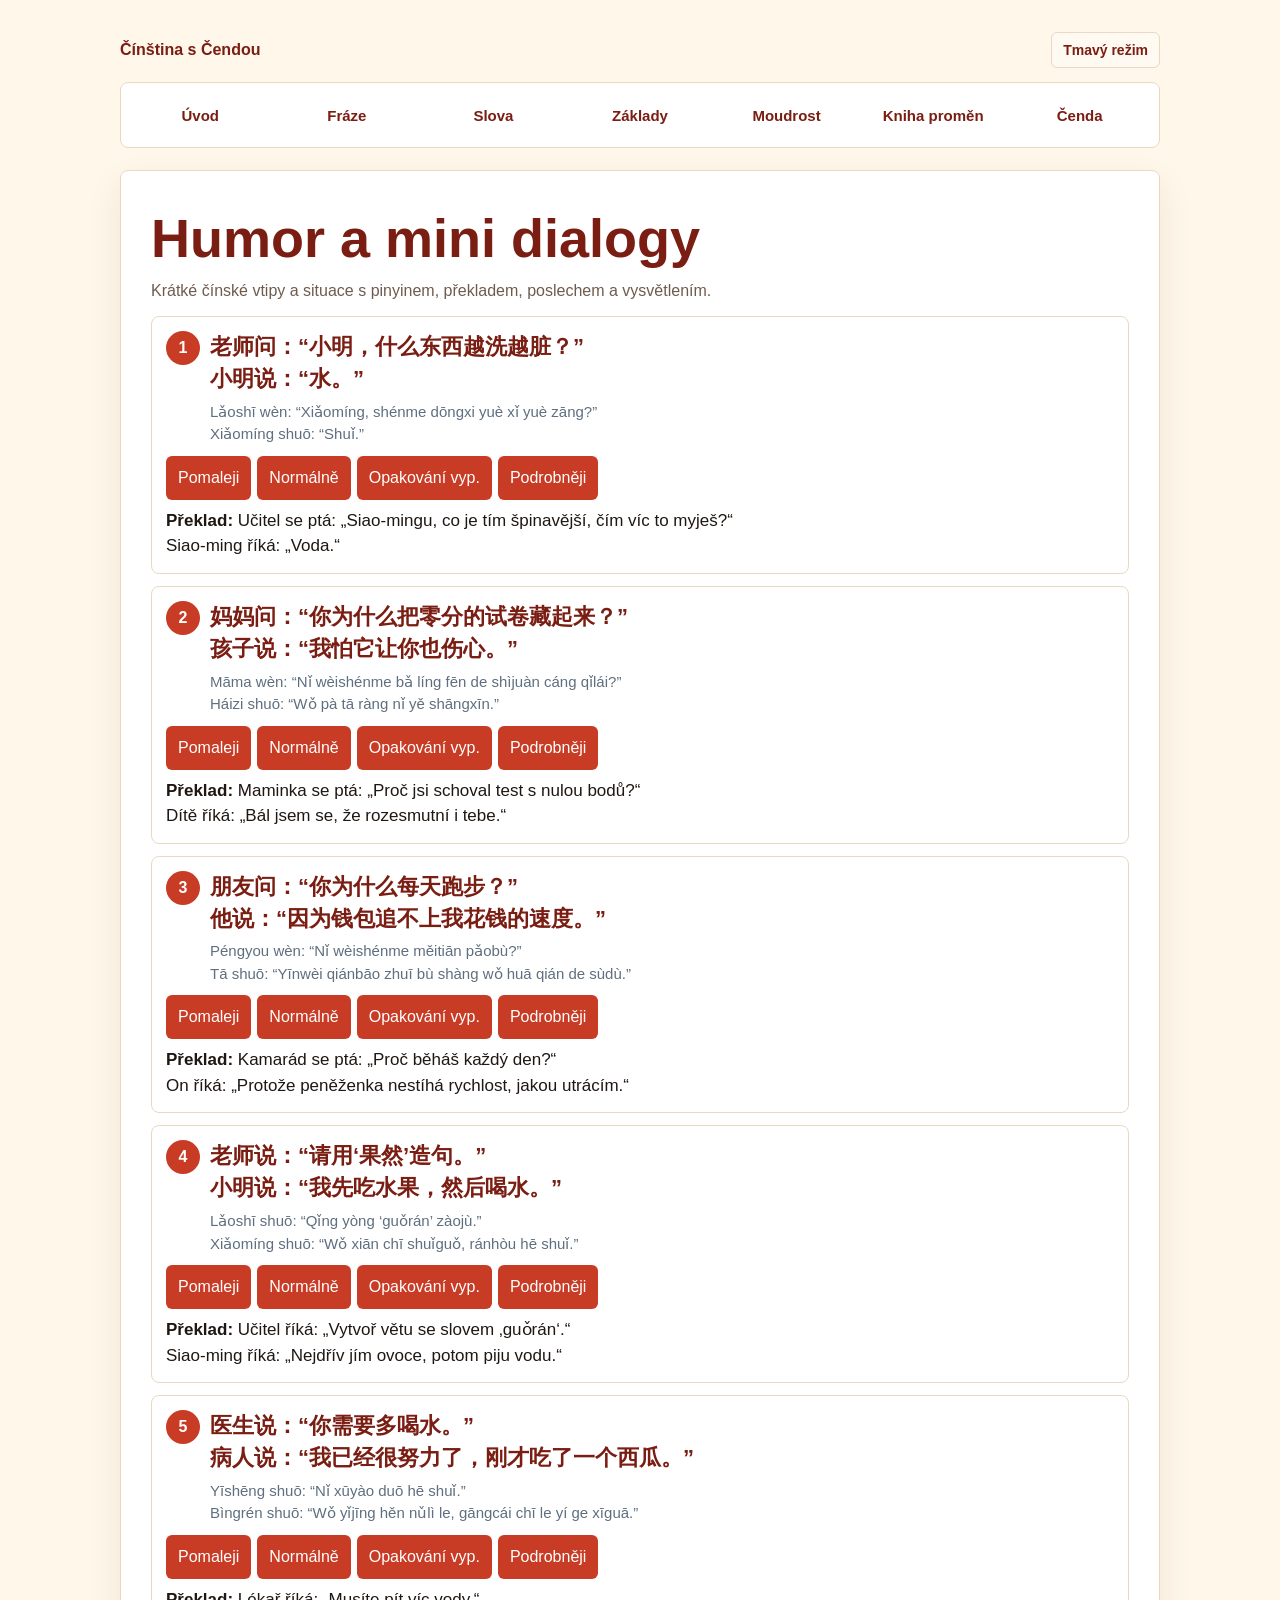
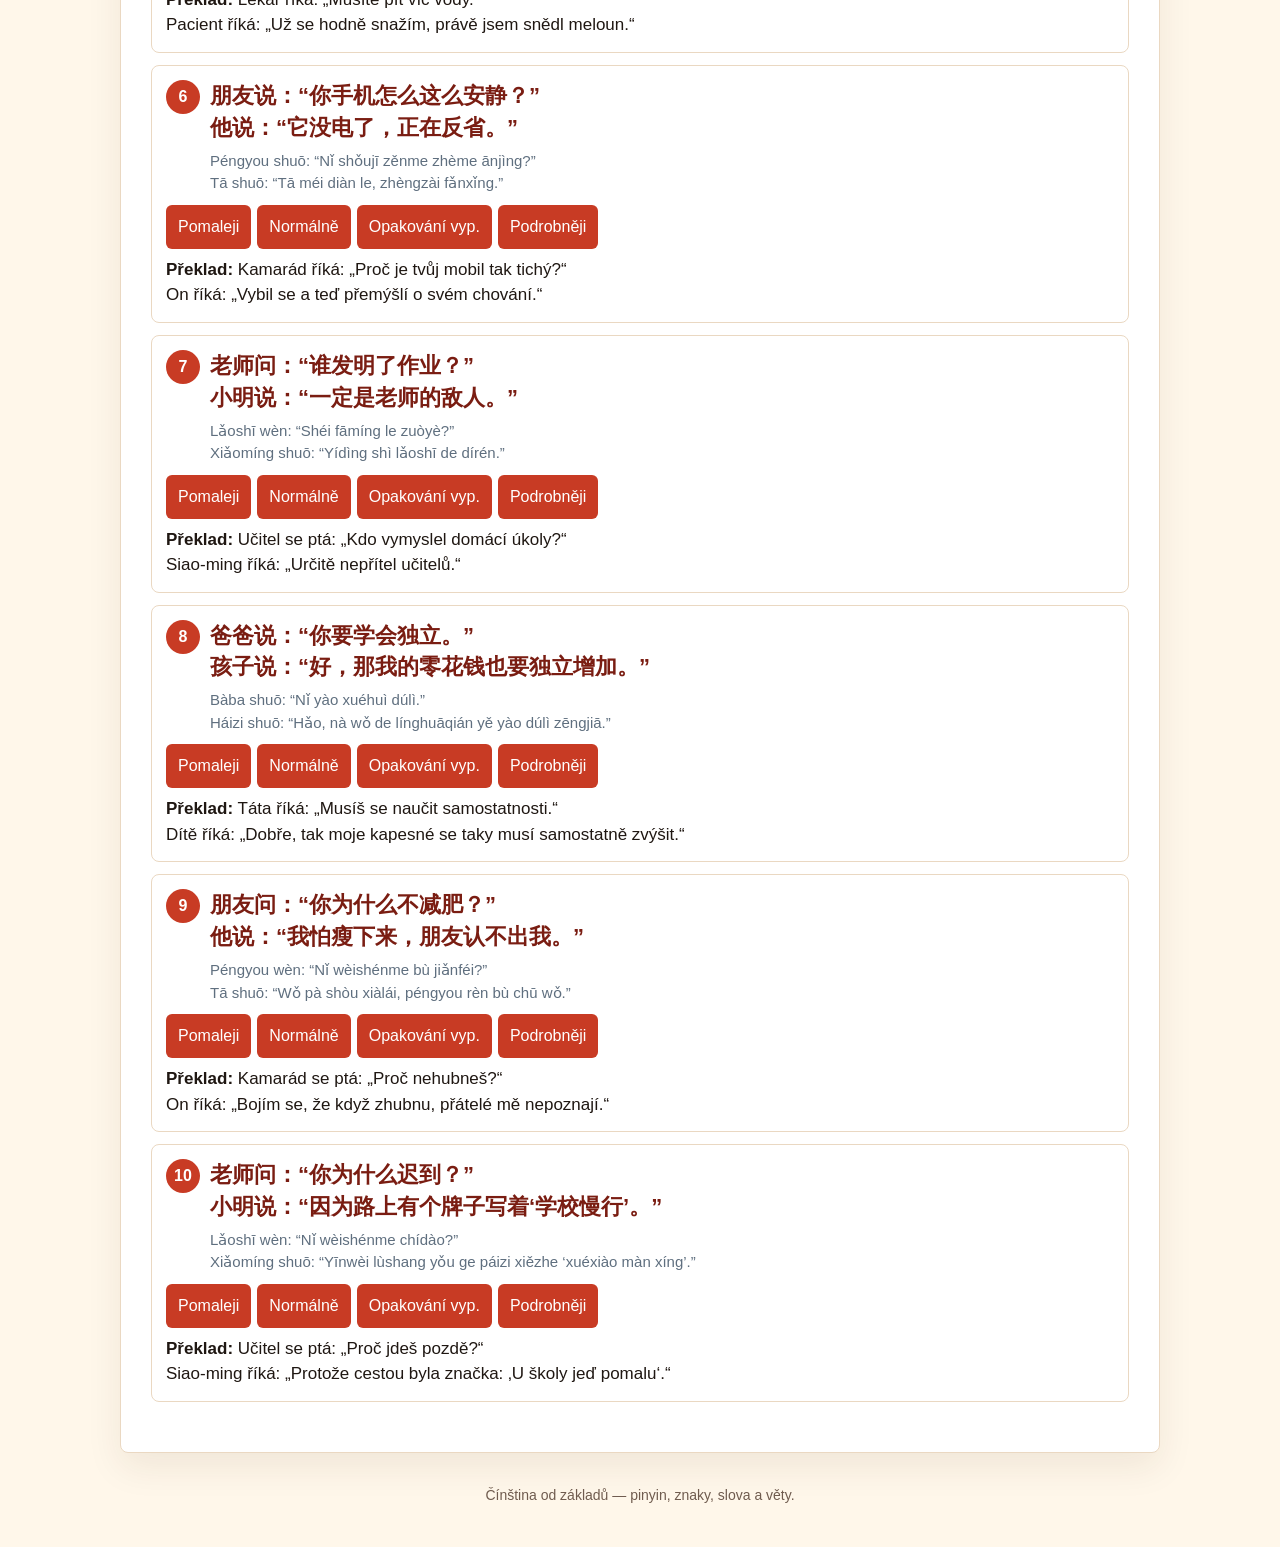
<file: humor.html>
<!doctype html>
<html>
  <head>
    <meta charset="utf-8">
    <meta name="viewport" content="width=device-width, initial-scale=1">
    <title>Humor · Čínština s Čendou</title>
    <link rel="stylesheet" href="style.css">
  </head>

  <body>
    <main>
      <div class="top-bar">
        <span class="brand-mark">Čínština s Čendou</span>
        <button id="themeButton">Tmavý režim</button>
      </div>

      <nav class="site-nav">
        <a href="index.html">Úvod</a>
        <a href="fraze.html">Fráze</a>
        <a href="slova.html">Slova</a>
        <a href="pinyin.html">Základy</a>
        <a href="mysleni.html">Moudrost</a>
        <a href="iching.html">Kniha proměn</a>
        <a href="cenda.html">Čenda</a>
      </nav>

      <section id="jokes">
        <h1>Humor a mini dialogy</h1>
        <p class="hint" data-i18n="jokesHint">Krátké čínské vtipy a situace s pinyinem, překladem, poslechem a vysvětlením.</p>
        <div class="joke-list" id="jokeList"></div>
        <p id="jokeMessage"></p>
      </section>

      <footer data-i18n="footerText">
        Čínština od základů — pinyin, znaky, slova a věty.
      </footer>
    </main>

    <script src="script.js"></script>
  </body>
</html>
</file>
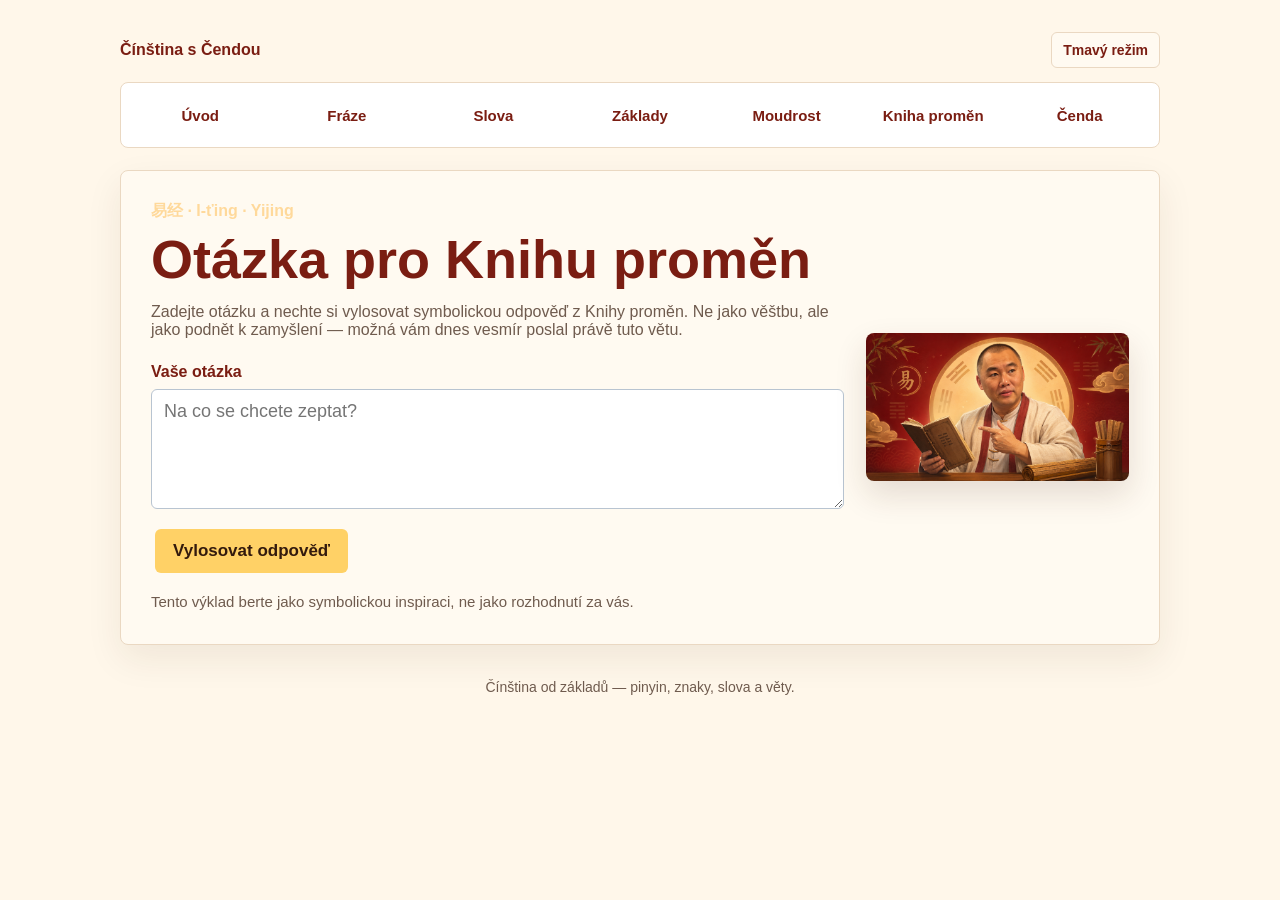
<file: iching.html>
<!doctype html>
<html>
  <head>
    <meta charset="utf-8">
    <meta name="viewport" content="width=device-width, initial-scale=1">
    <title>Kniha proměn · Čínština s Čendou</title>
    <link rel="stylesheet" href="style.css">
  </head>

  <body>
    <main>
      <div class="top-bar">
        <span class="brand-mark">Čínština s Čendou</span>
        <button id="themeButton">Tmavý režim</button>
      </div>

      <nav class="site-nav">
        <a href="index.html">Úvod</a>
        <a href="fraze.html">Fráze</a>
        <a href="slova.html">Slova</a>
        <a href="pinyin.html">Základy</a>
        <a href="mysleni.html">Moudrost</a>
        <a href="iching.html">Kniha proměn</a>
        <a href="cenda.html">Čenda</a>
      </nav>

      <section class="oracle-section">
        <div class="oracle-layout">
          <article class="oracle-panel">
            <p class="hero-kicker">易经 · I-ťing · Yijing</p>
            <h1>Otázka pro Knihu proměn</h1>
            <p class="hint">Zadejte otázku a nechte si vylosovat symbolickou odpověď z Knihy proměn. Ne jako věštbu, ale jako podnět k zamyšlení — možná vám dnes vesmír poslal právě tuto větu.</p>

            <label class="oracle-form" for="ichingQuestionInput">
              <span>Vaše otázka</span>
              <textarea id="ichingQuestionInput" rows="4" placeholder="Na co se chcete zeptat?"></textarea>
            </label>

            <button id="ichingButton" class="button-link primary" type="button">Vylosovat odpověď</button>
            <p class="oracle-warning">Tento výklad berte jako symbolickou inspiraci, ne jako rozhodnutí za vás.</p>
          </article>

          <figure class="image-slot oracle-image-slot">
            <img src="images/oracle-cenda.png" alt="Čenda jako oracle Knihy proměn">
          </figure>
        </div>

        <article id="ichingResult" class="oracle-result hidden" aria-live="polite"></article>
      </section>

      <footer data-i18n="footerText">
        Čínština od základů — pinyin, znaky, slova a věty.
      </footer>
    </main>

    <script src="script.js"></script>
  </body>
</html>
</file>
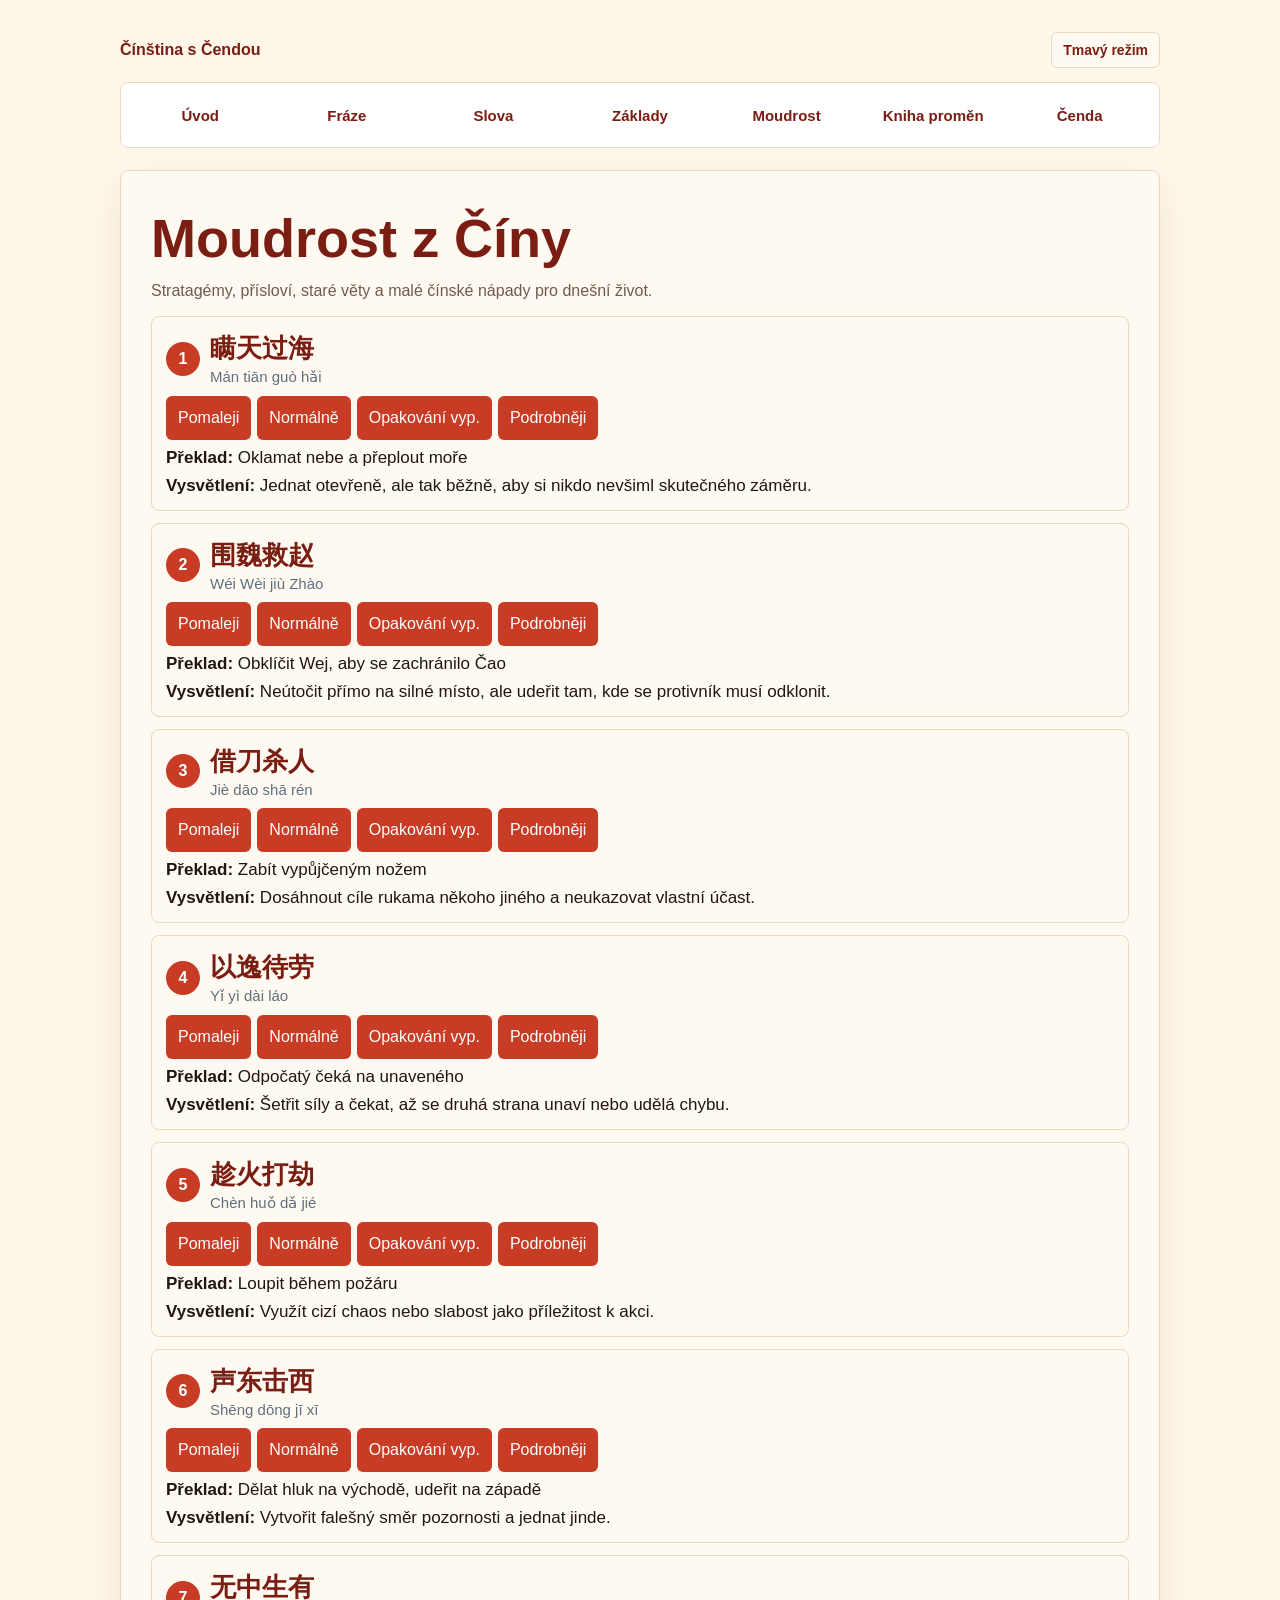
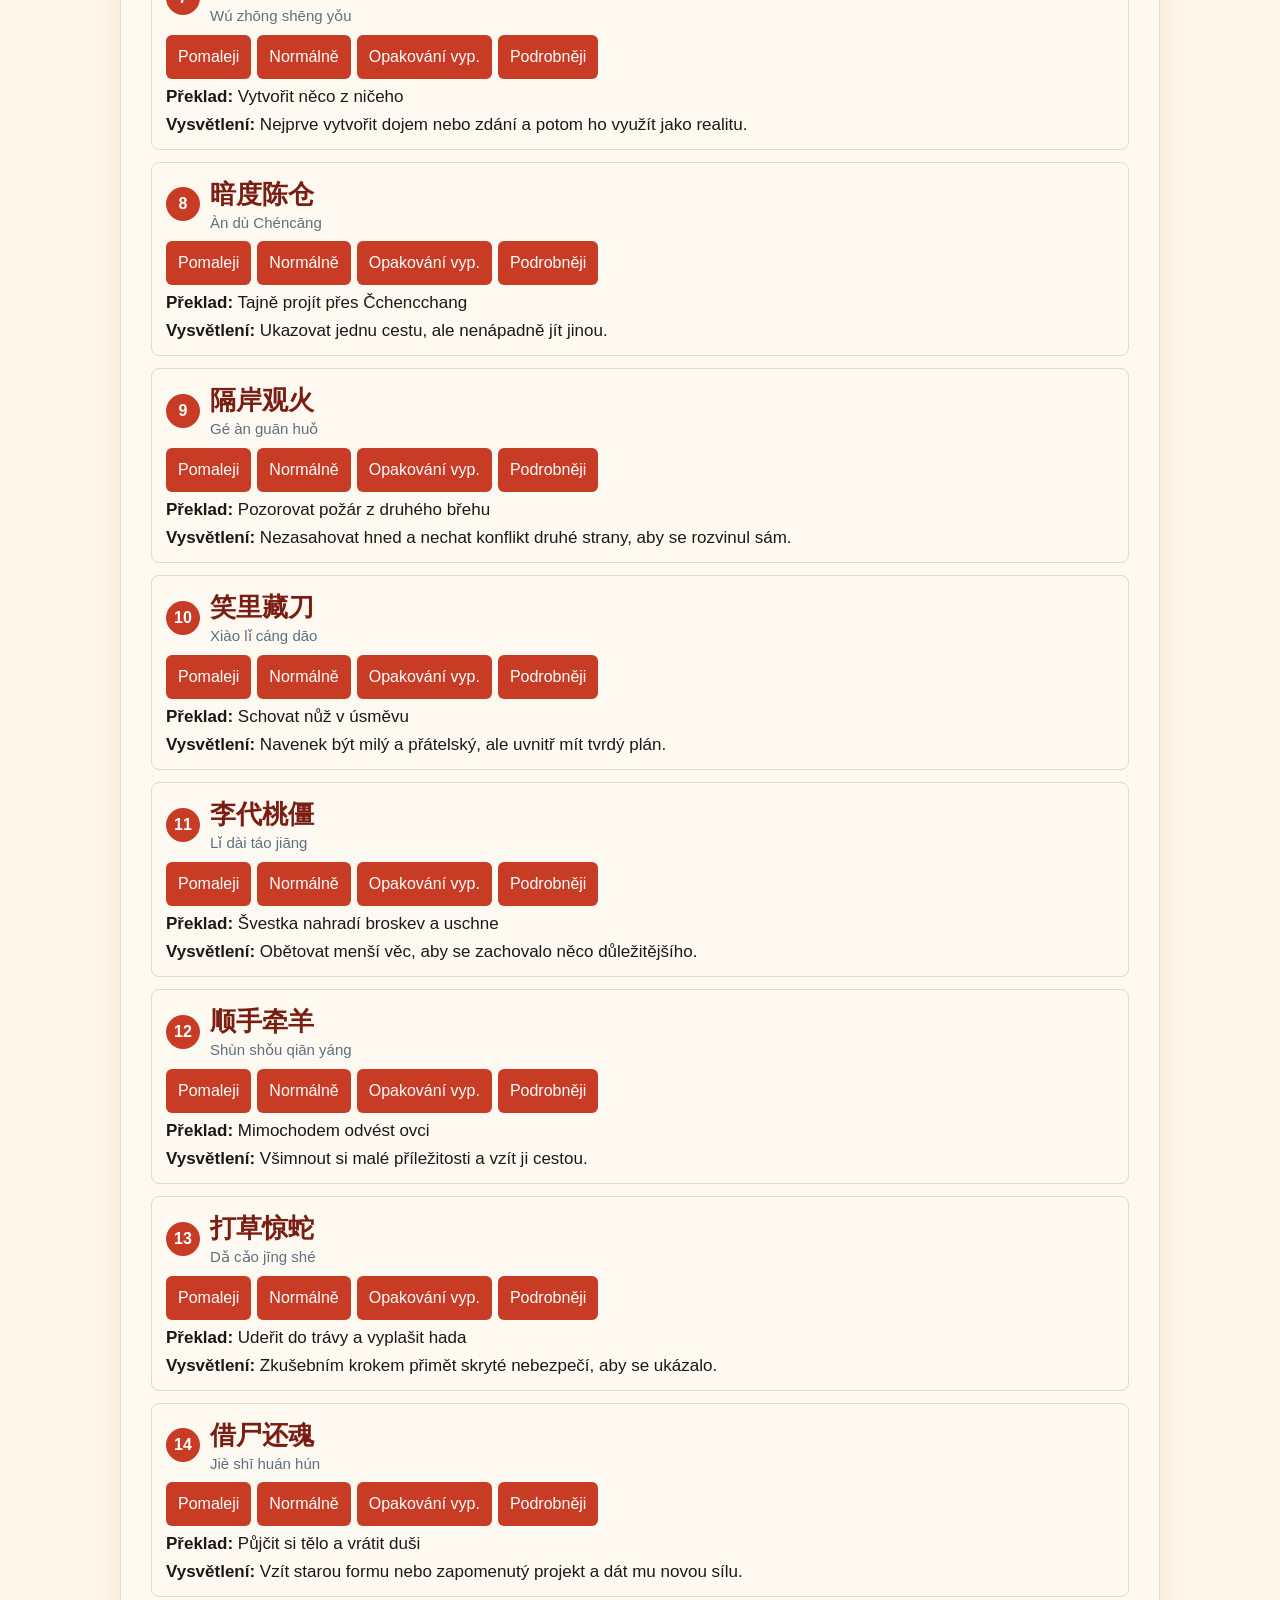
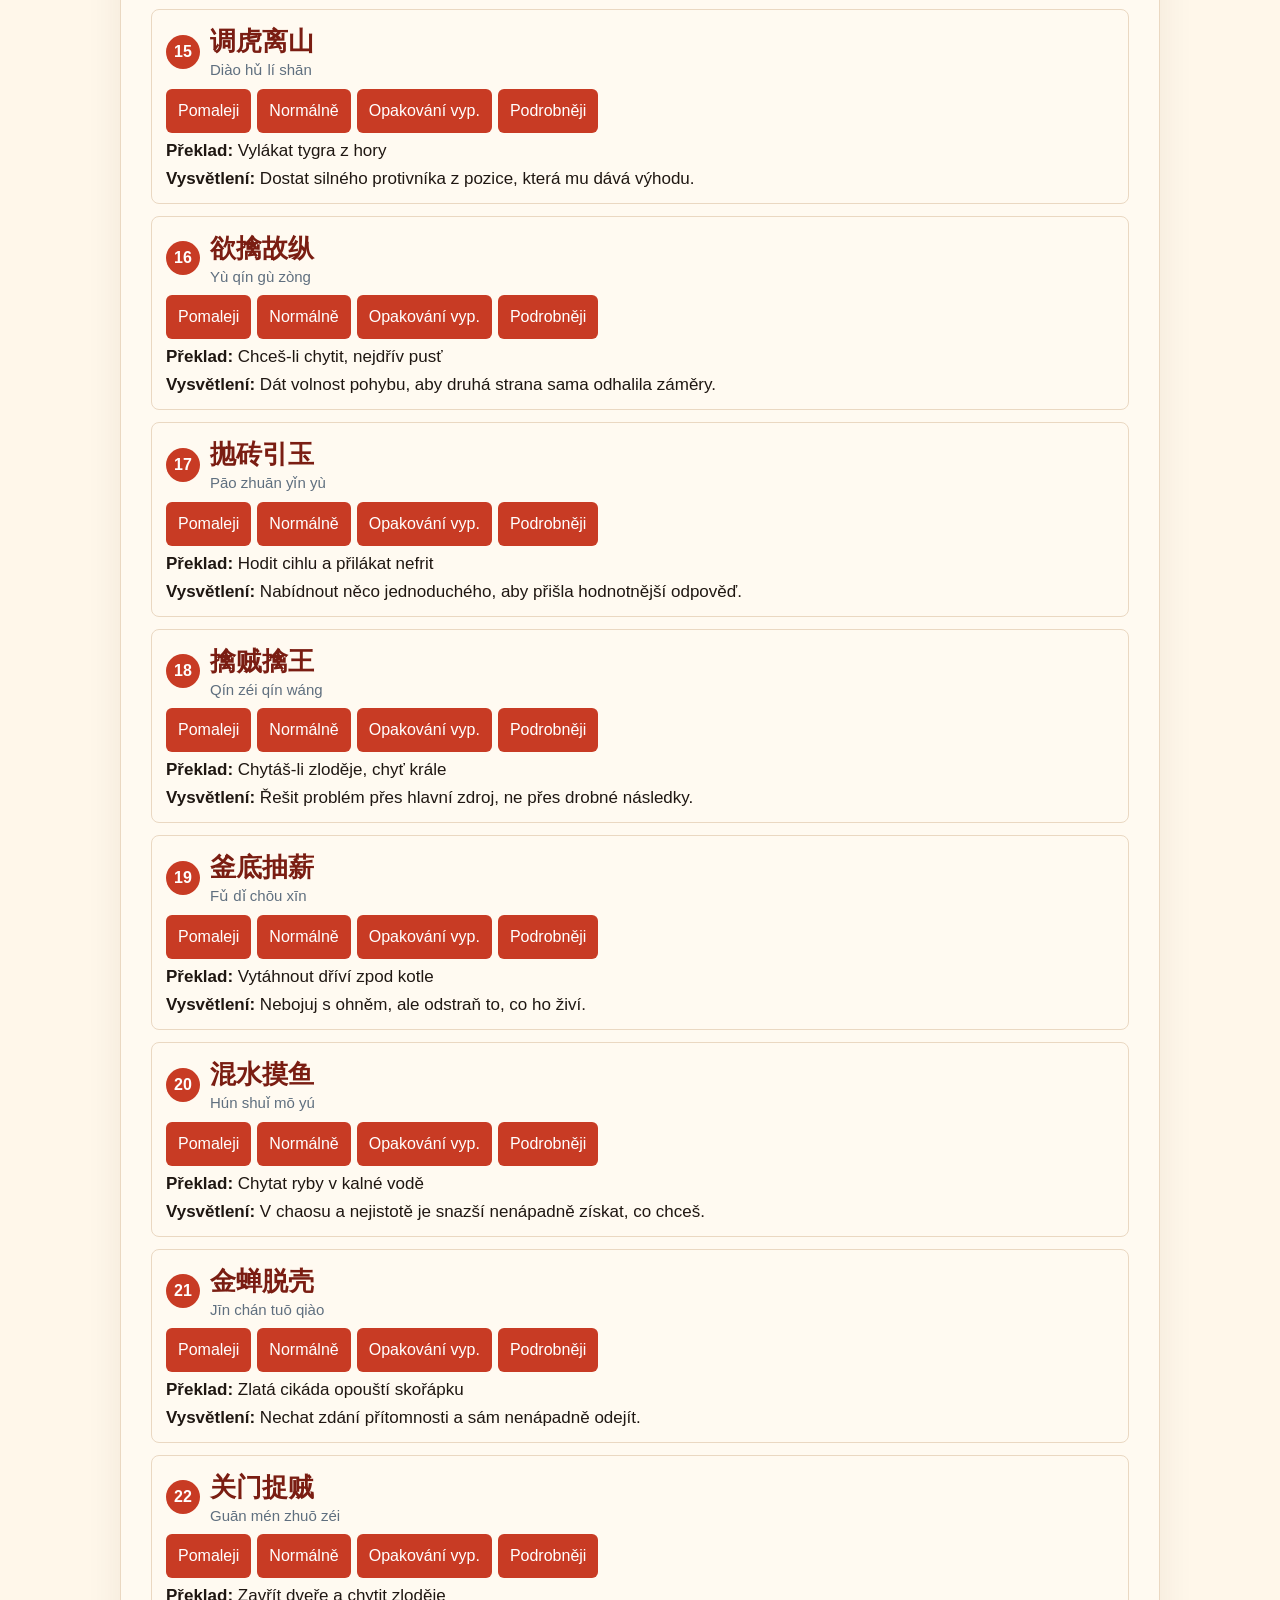
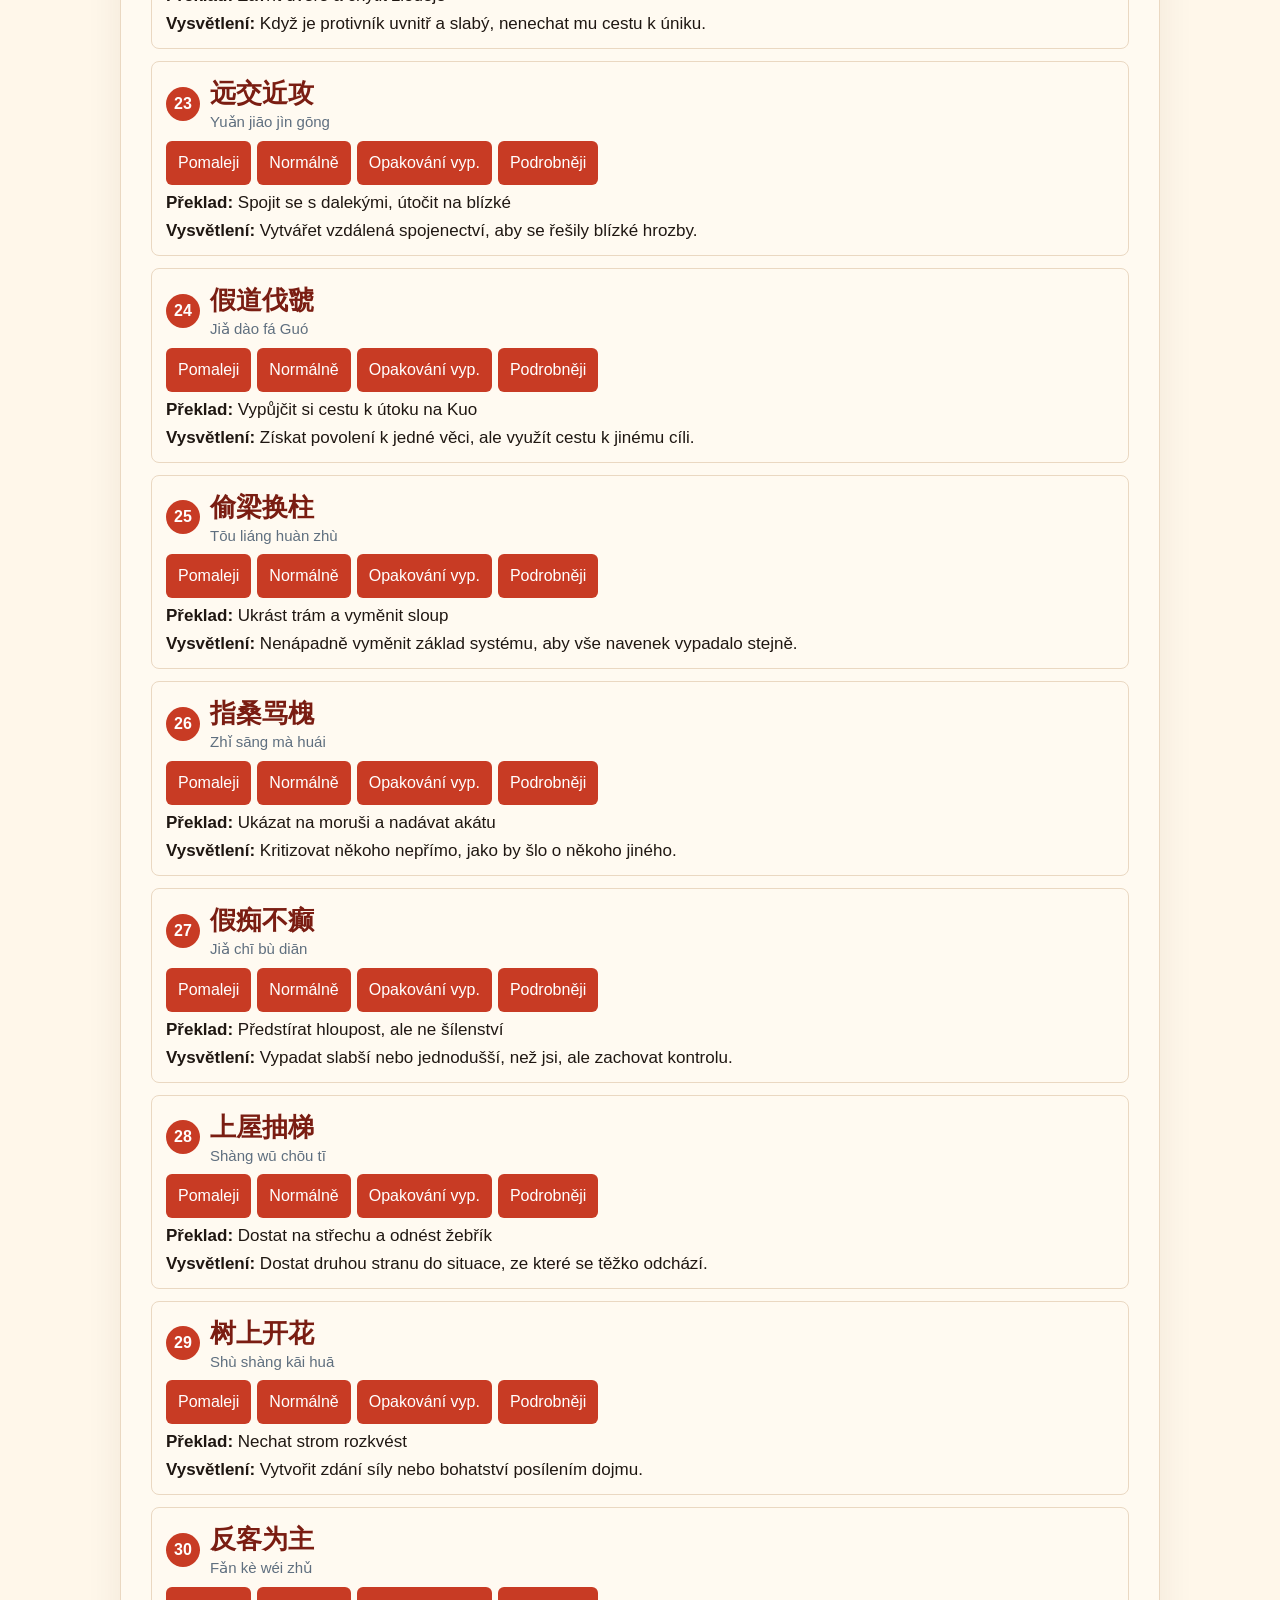
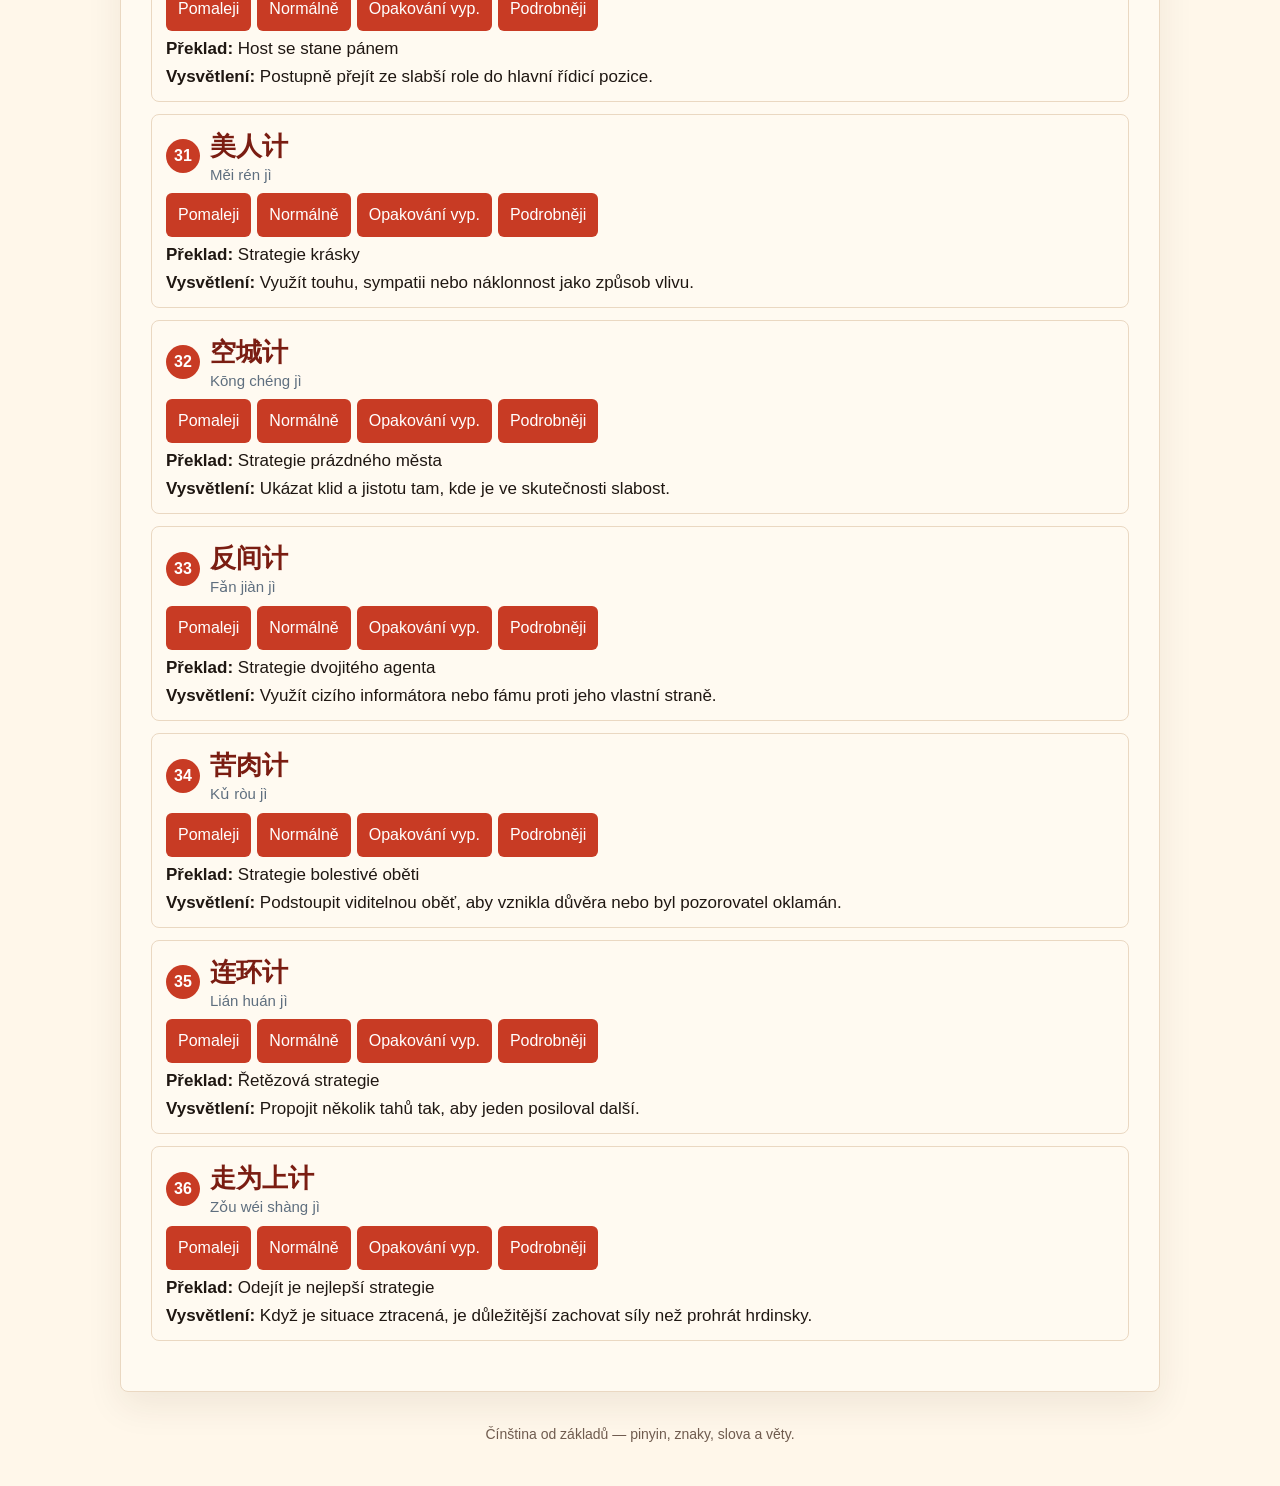
<file: mysleni.html>
<!doctype html>
<html>
  <head>
    <meta charset="utf-8">
    <meta name="viewport" content="width=device-width, initial-scale=1">
    <title>Moudrost z Číny · Čínština s Čendou</title>
    <link rel="stylesheet" href="style.css">
  </head>

  <body>
    <main>
      <div class="top-bar">
        <span class="brand-mark">Čínština s Čendou</span>
        <button id="themeButton">Tmavý režim</button>
      </div>

      <nav class="site-nav">
        <a href="index.html">Úvod</a>
        <a href="fraze.html">Fráze</a>
        <a href="slova.html">Slova</a>
        <a href="pinyin.html">Základy</a>
        <a href="mysleni.html">Moudrost</a>
        <a href="iching.html">Kniha proměn</a>
        <a href="cenda.html">Čenda</a>
      </nav>

      <section id="stratagems" class="quiet-section">
        <h1 data-i18n="stratagemsTitle">Moudrost z Číny</h1>
        <p class="hint" data-i18n="stratagemsHint">Stratagémy, přísloví, staré věty a malé čínské nápady pro dnešní život.</p>
        <div class="stratagem-list" id="stratagemList"></div>
        <p id="stratagemMessage"></p>
      </section>

      <footer data-i18n="footerText">
        Čínština od základů — pinyin, znaky, slova a věty.
      </footer>
    </main>

    <script src="script.js"></script>
  </body>
</html>
</file>
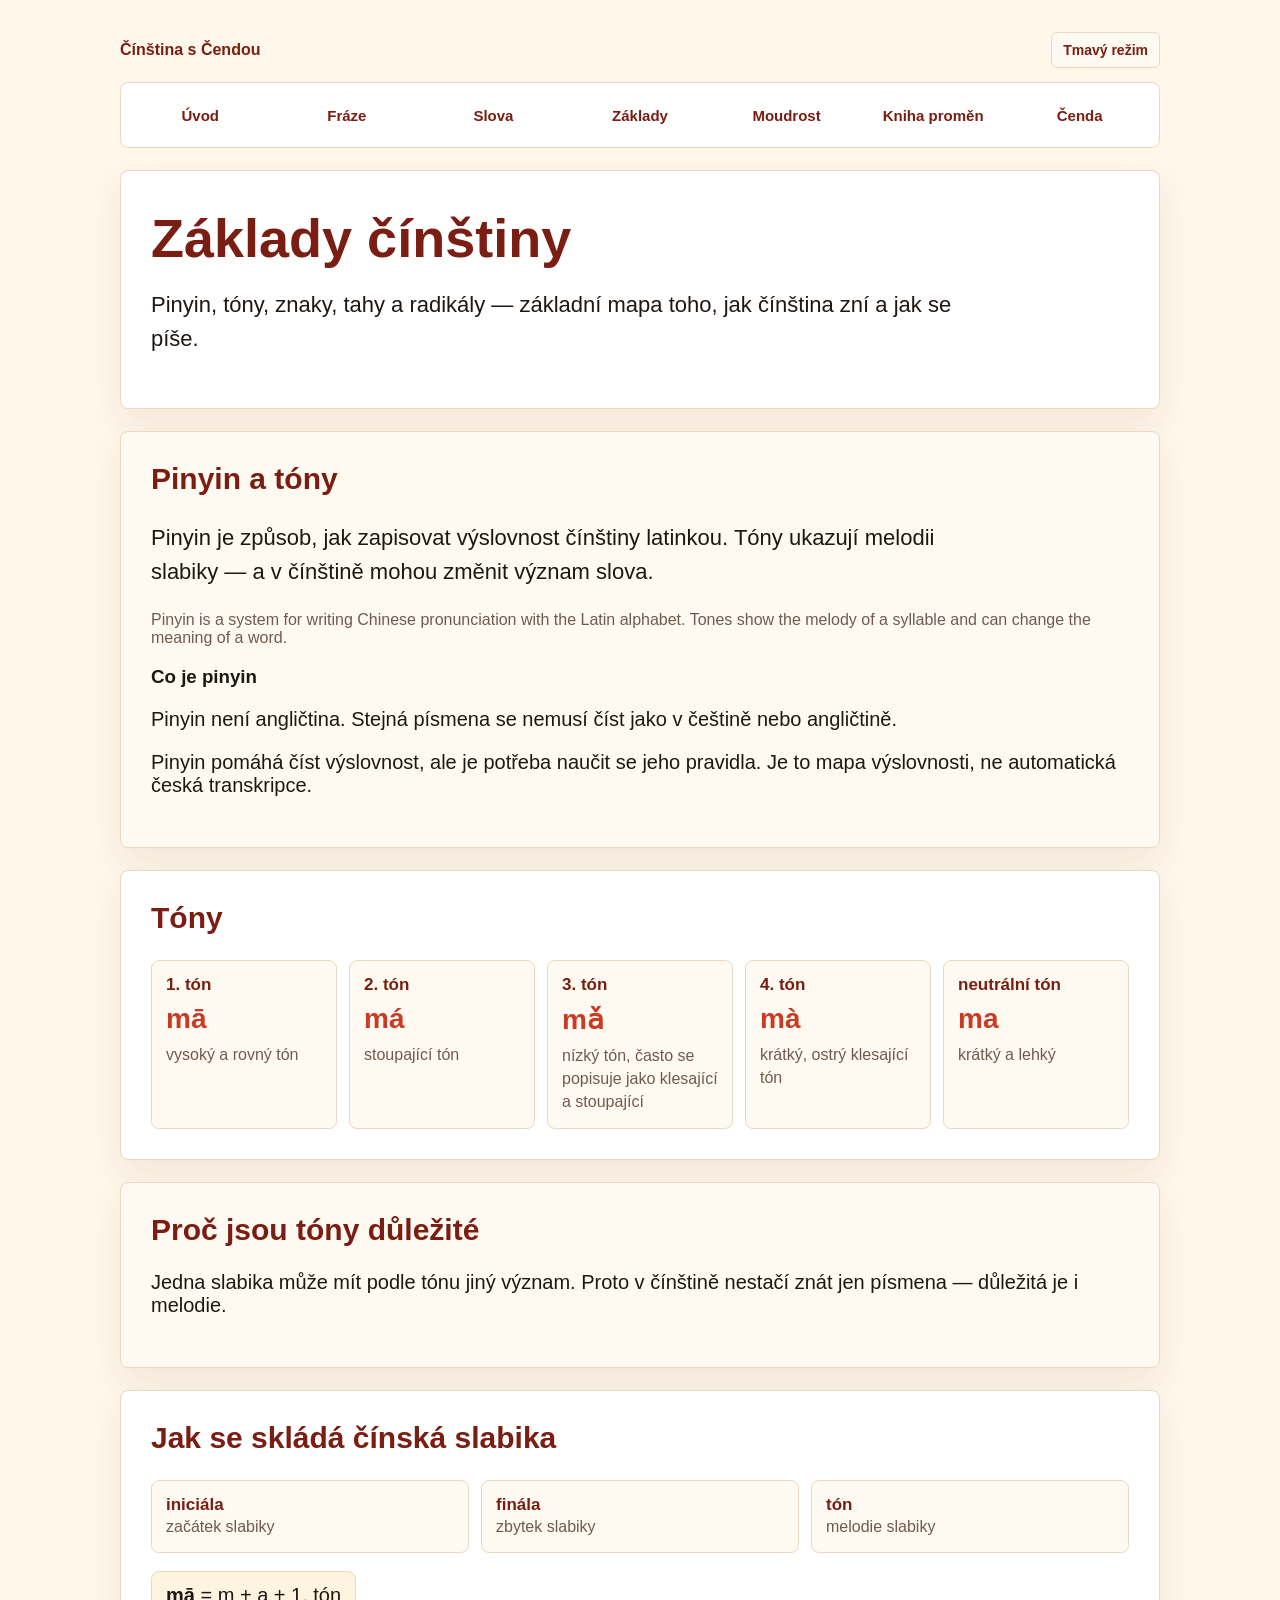
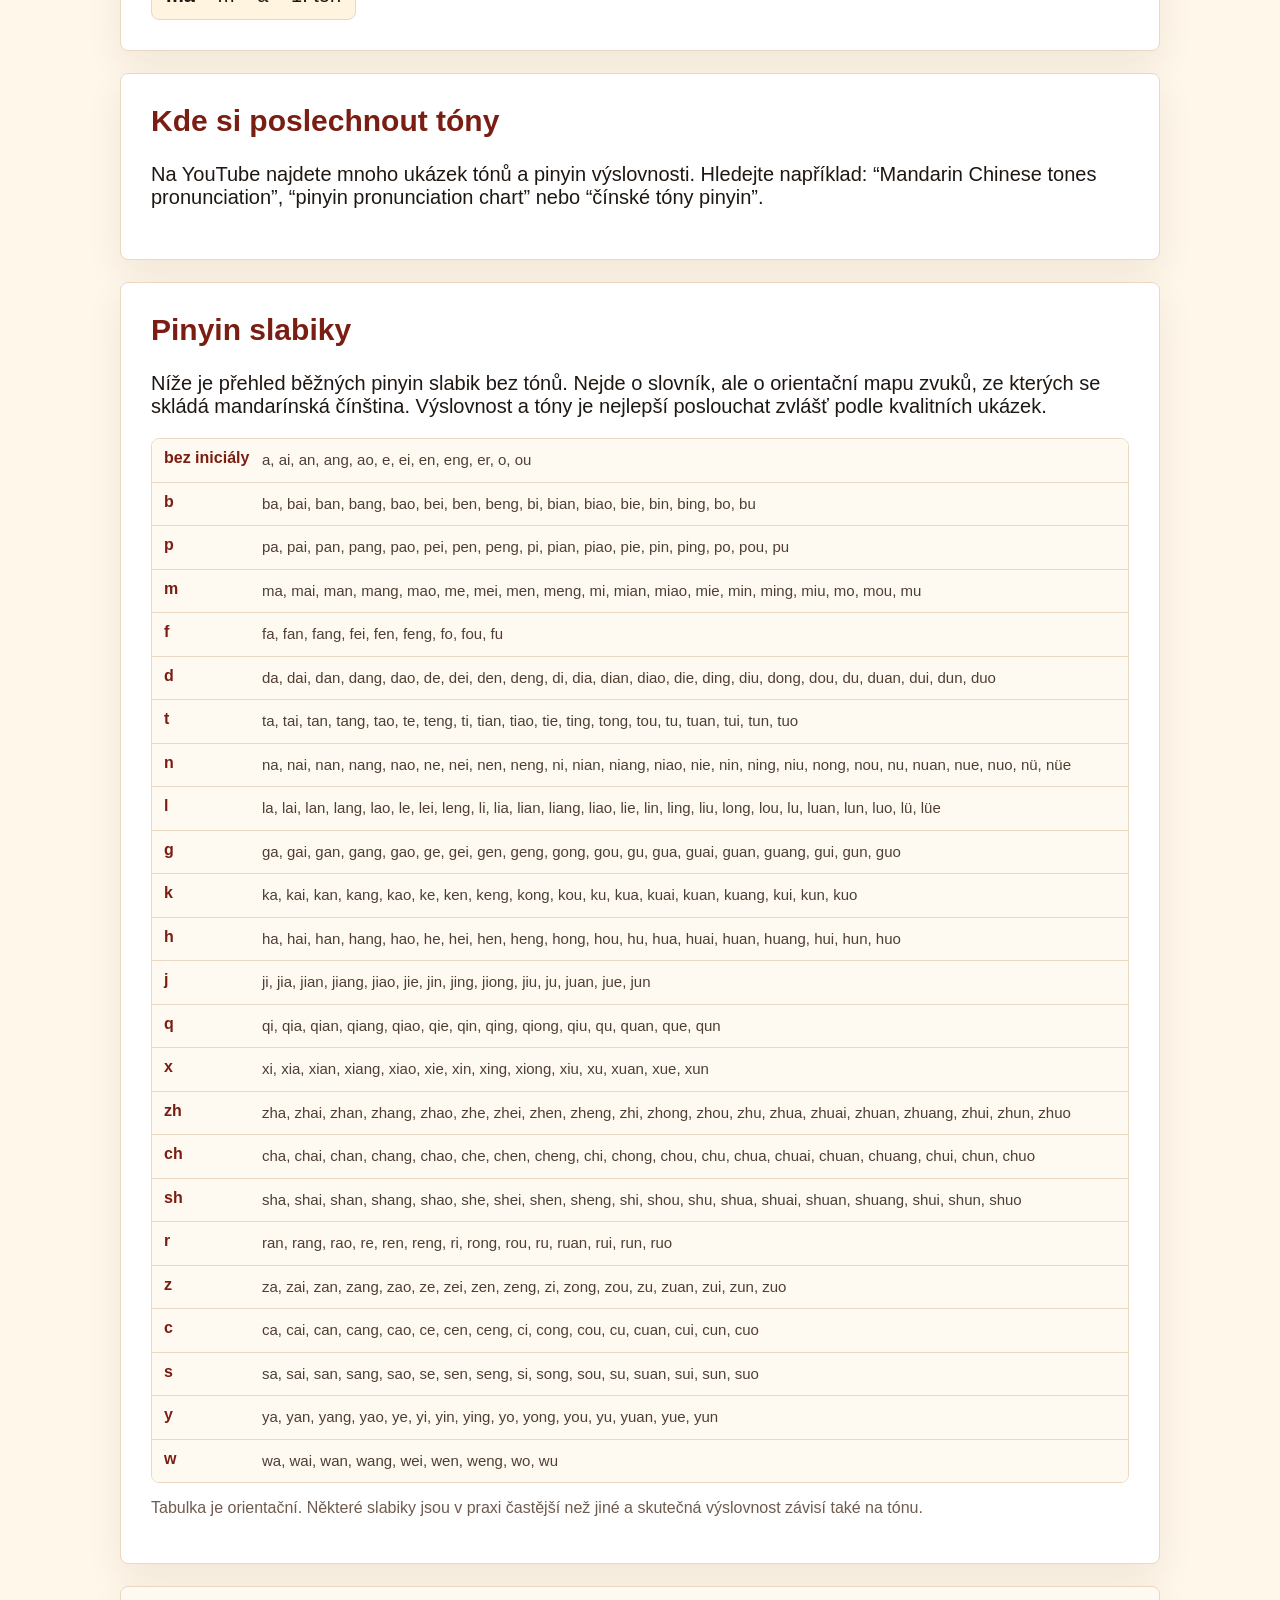
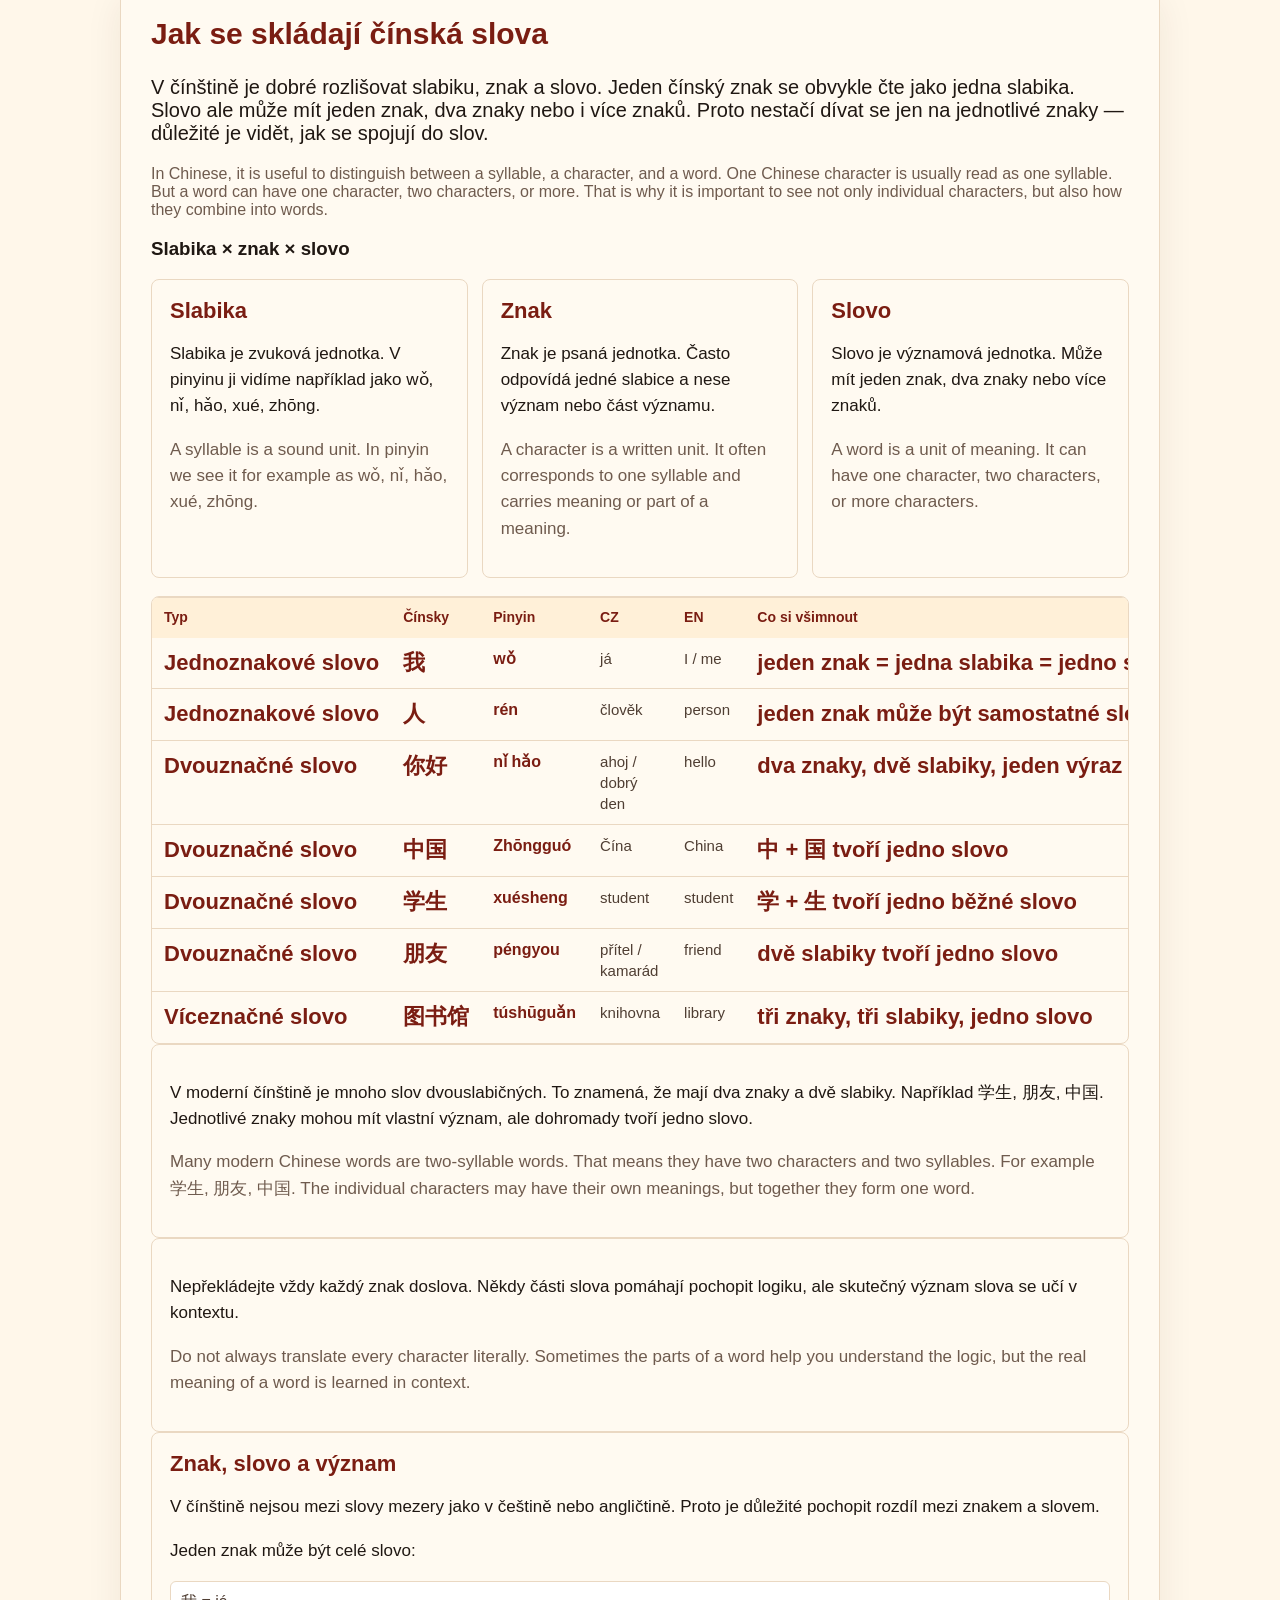
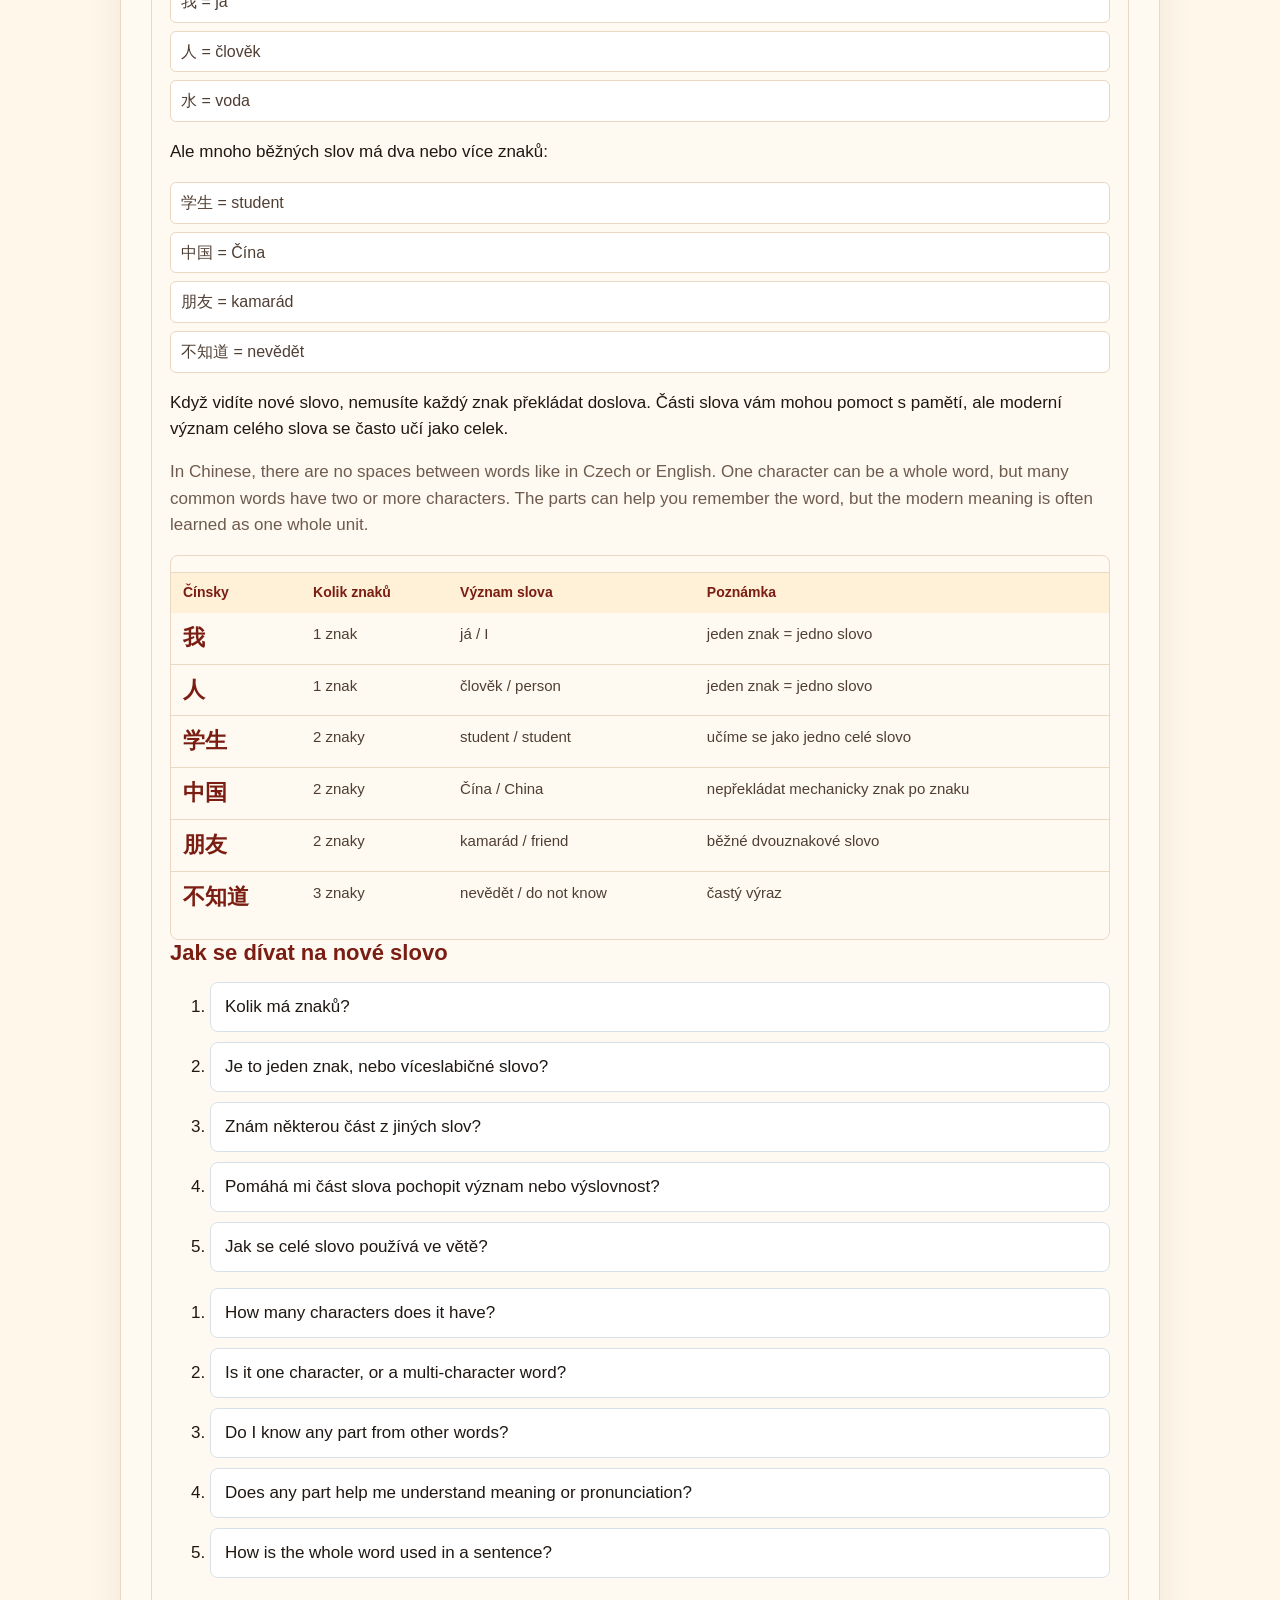
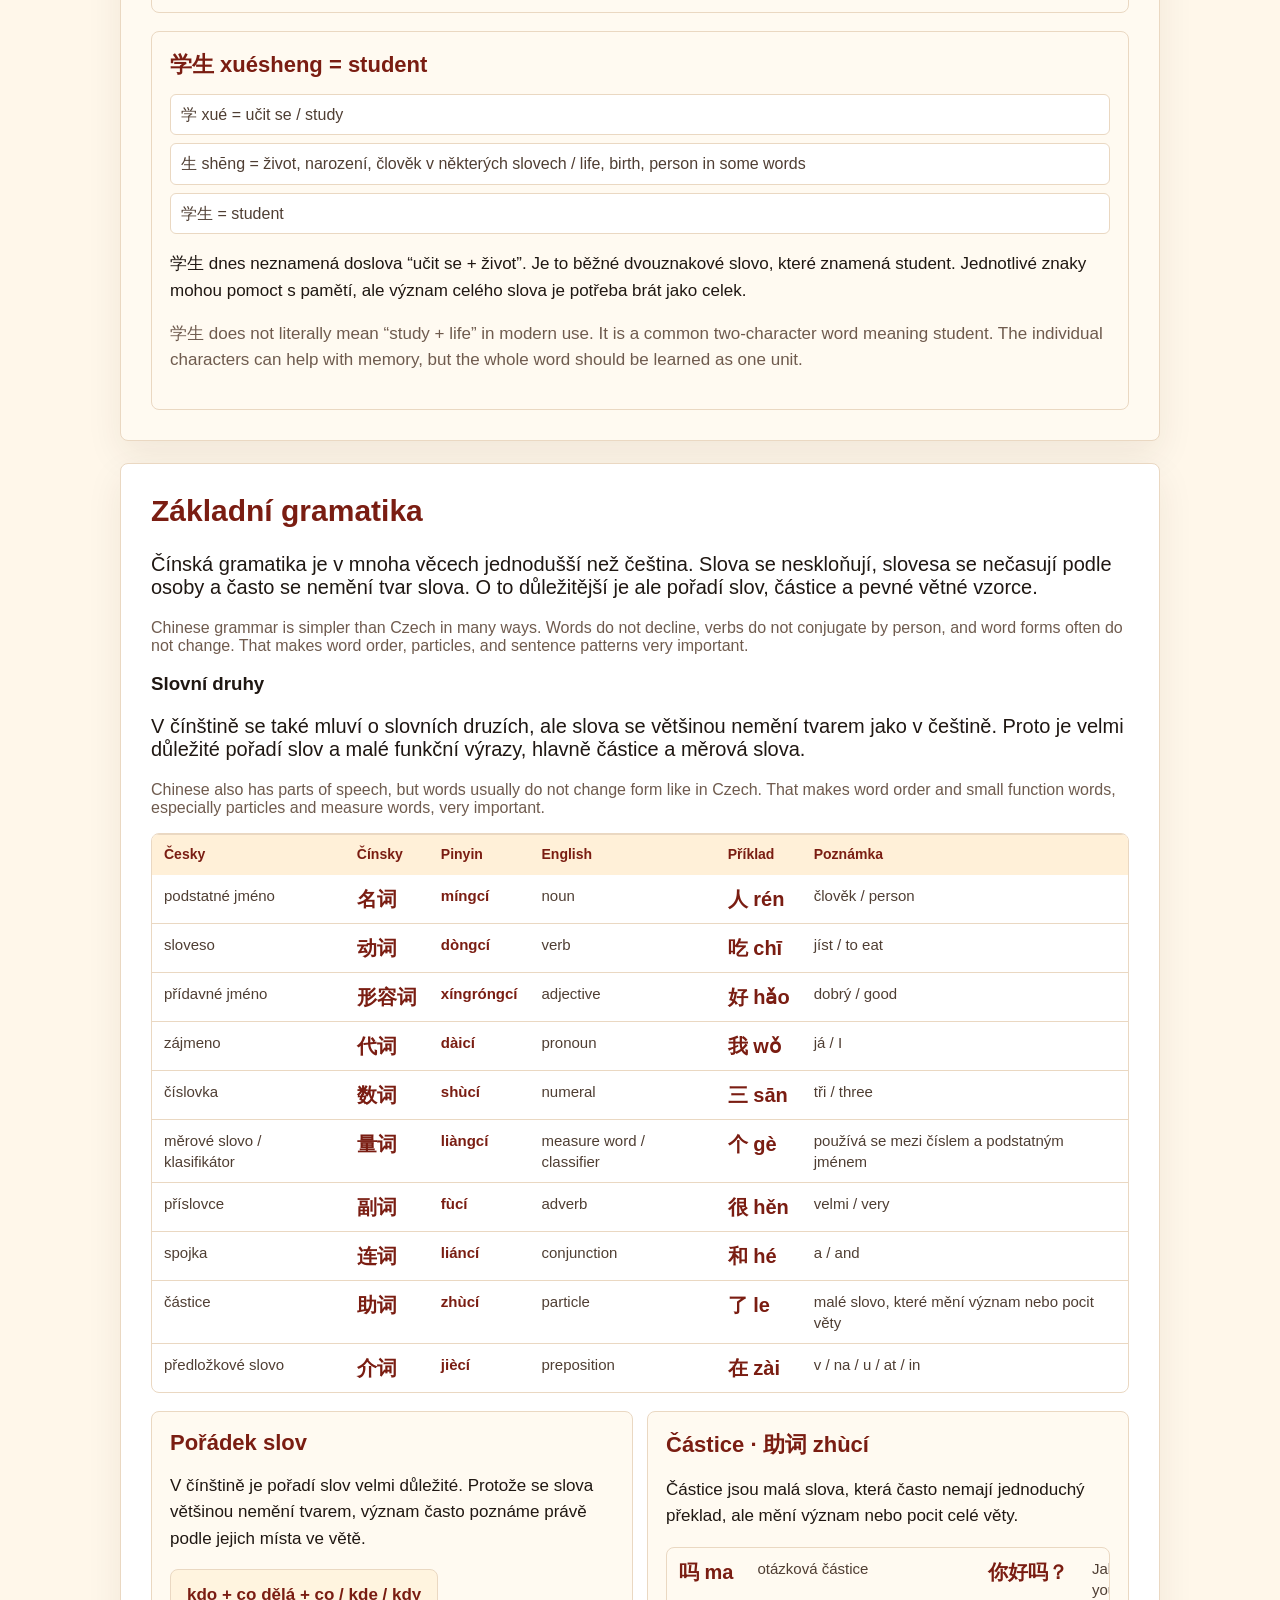
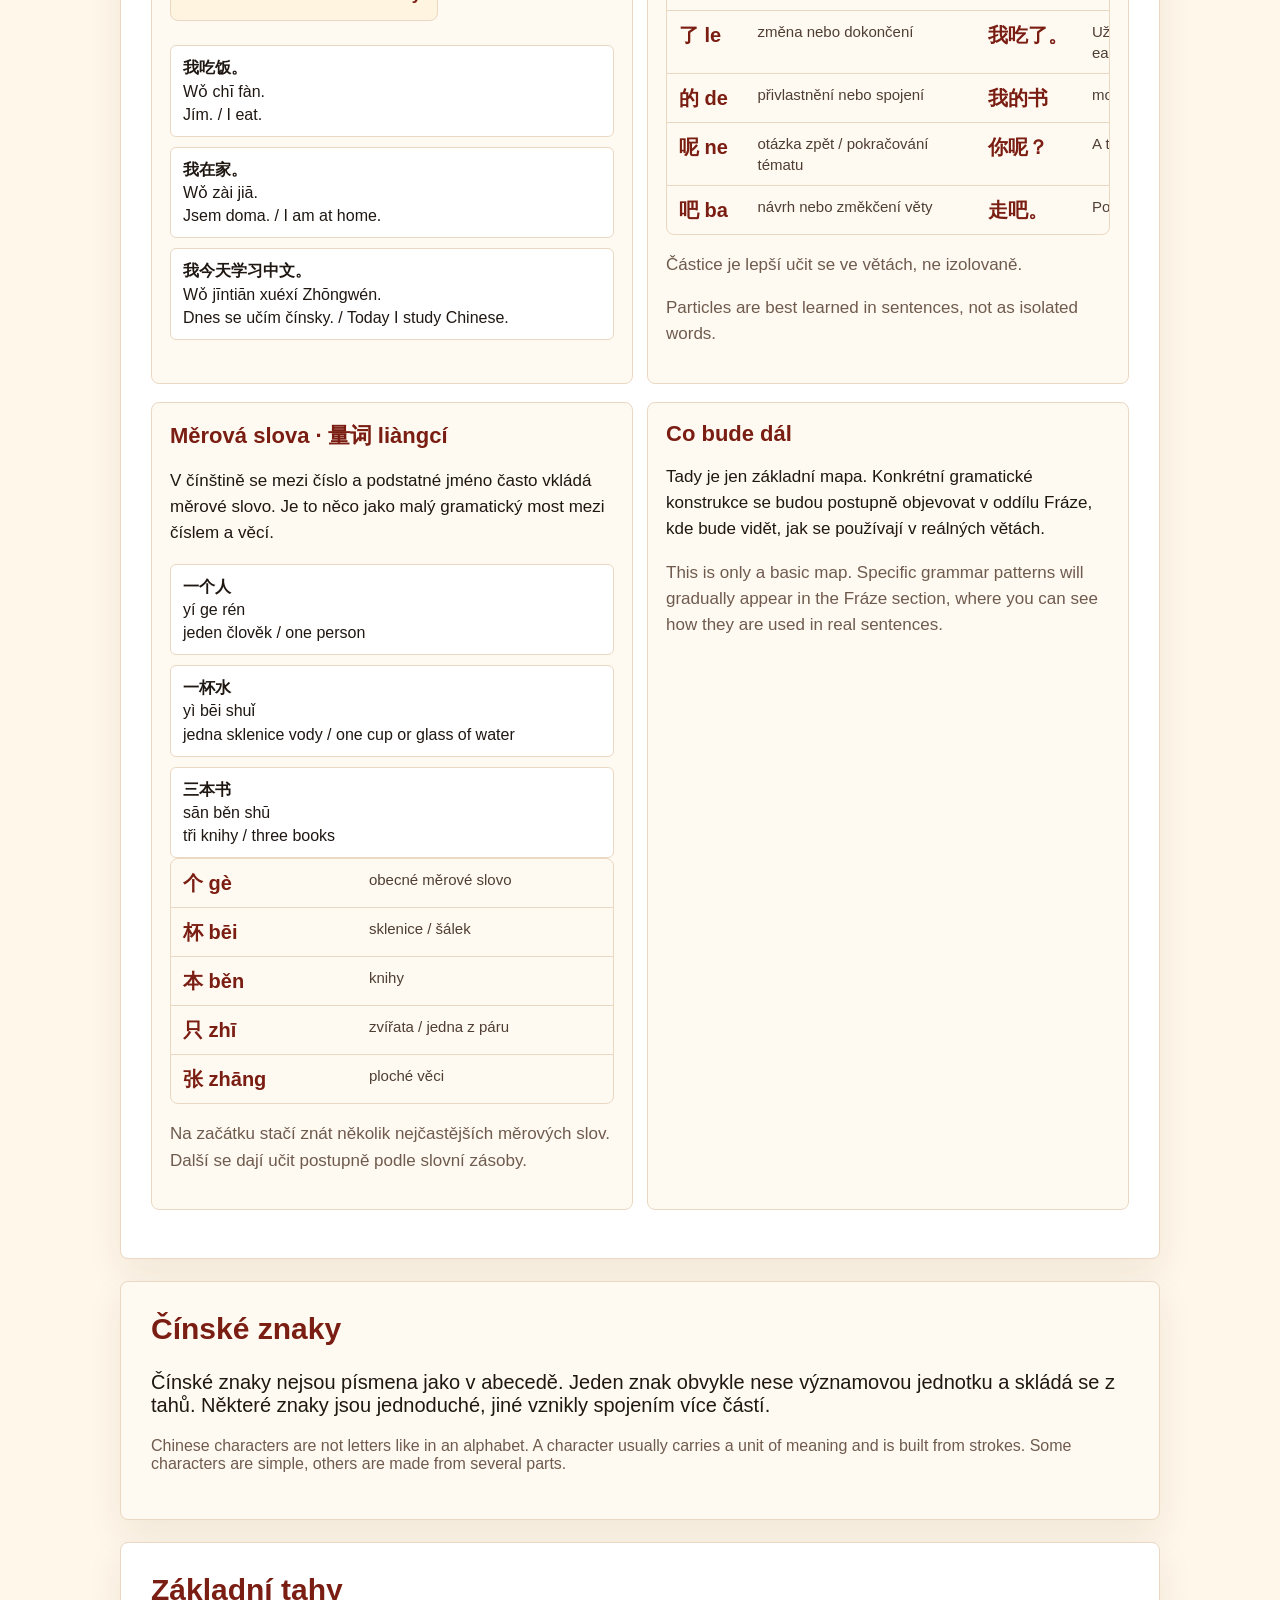
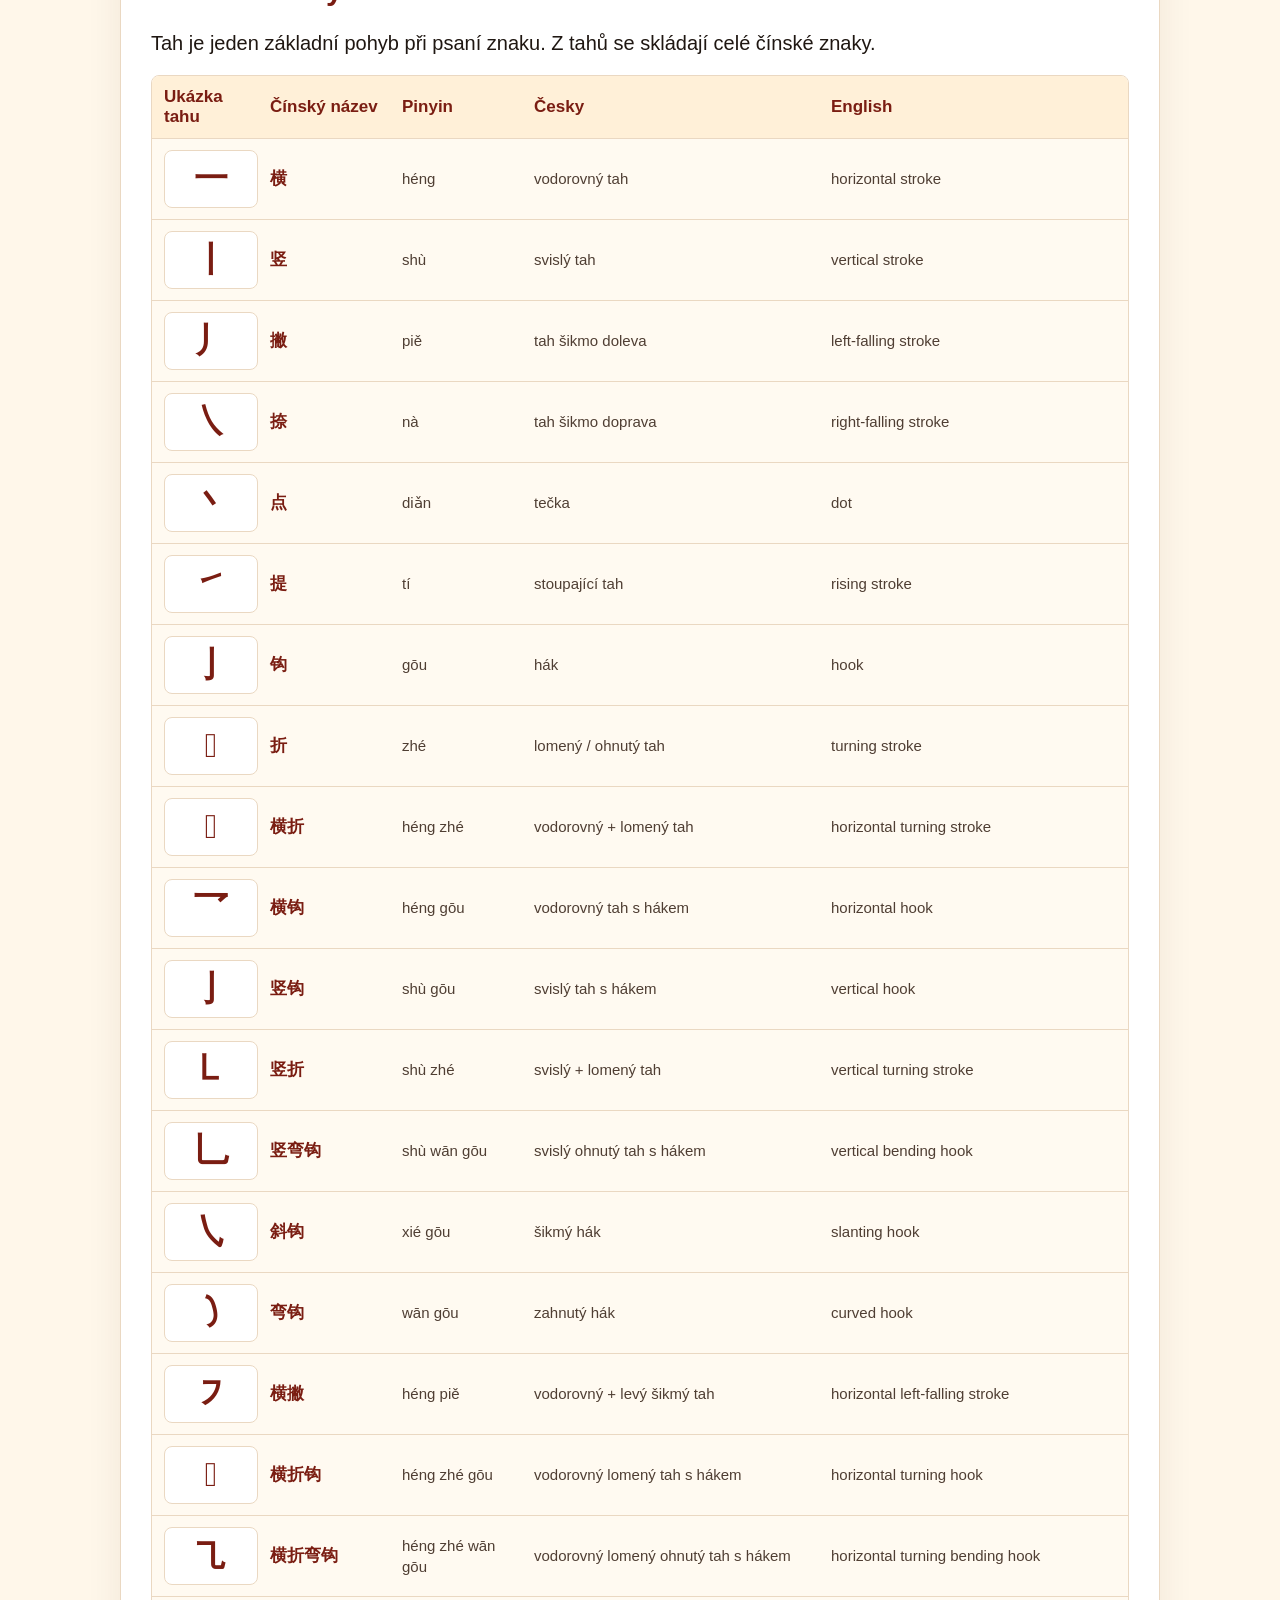
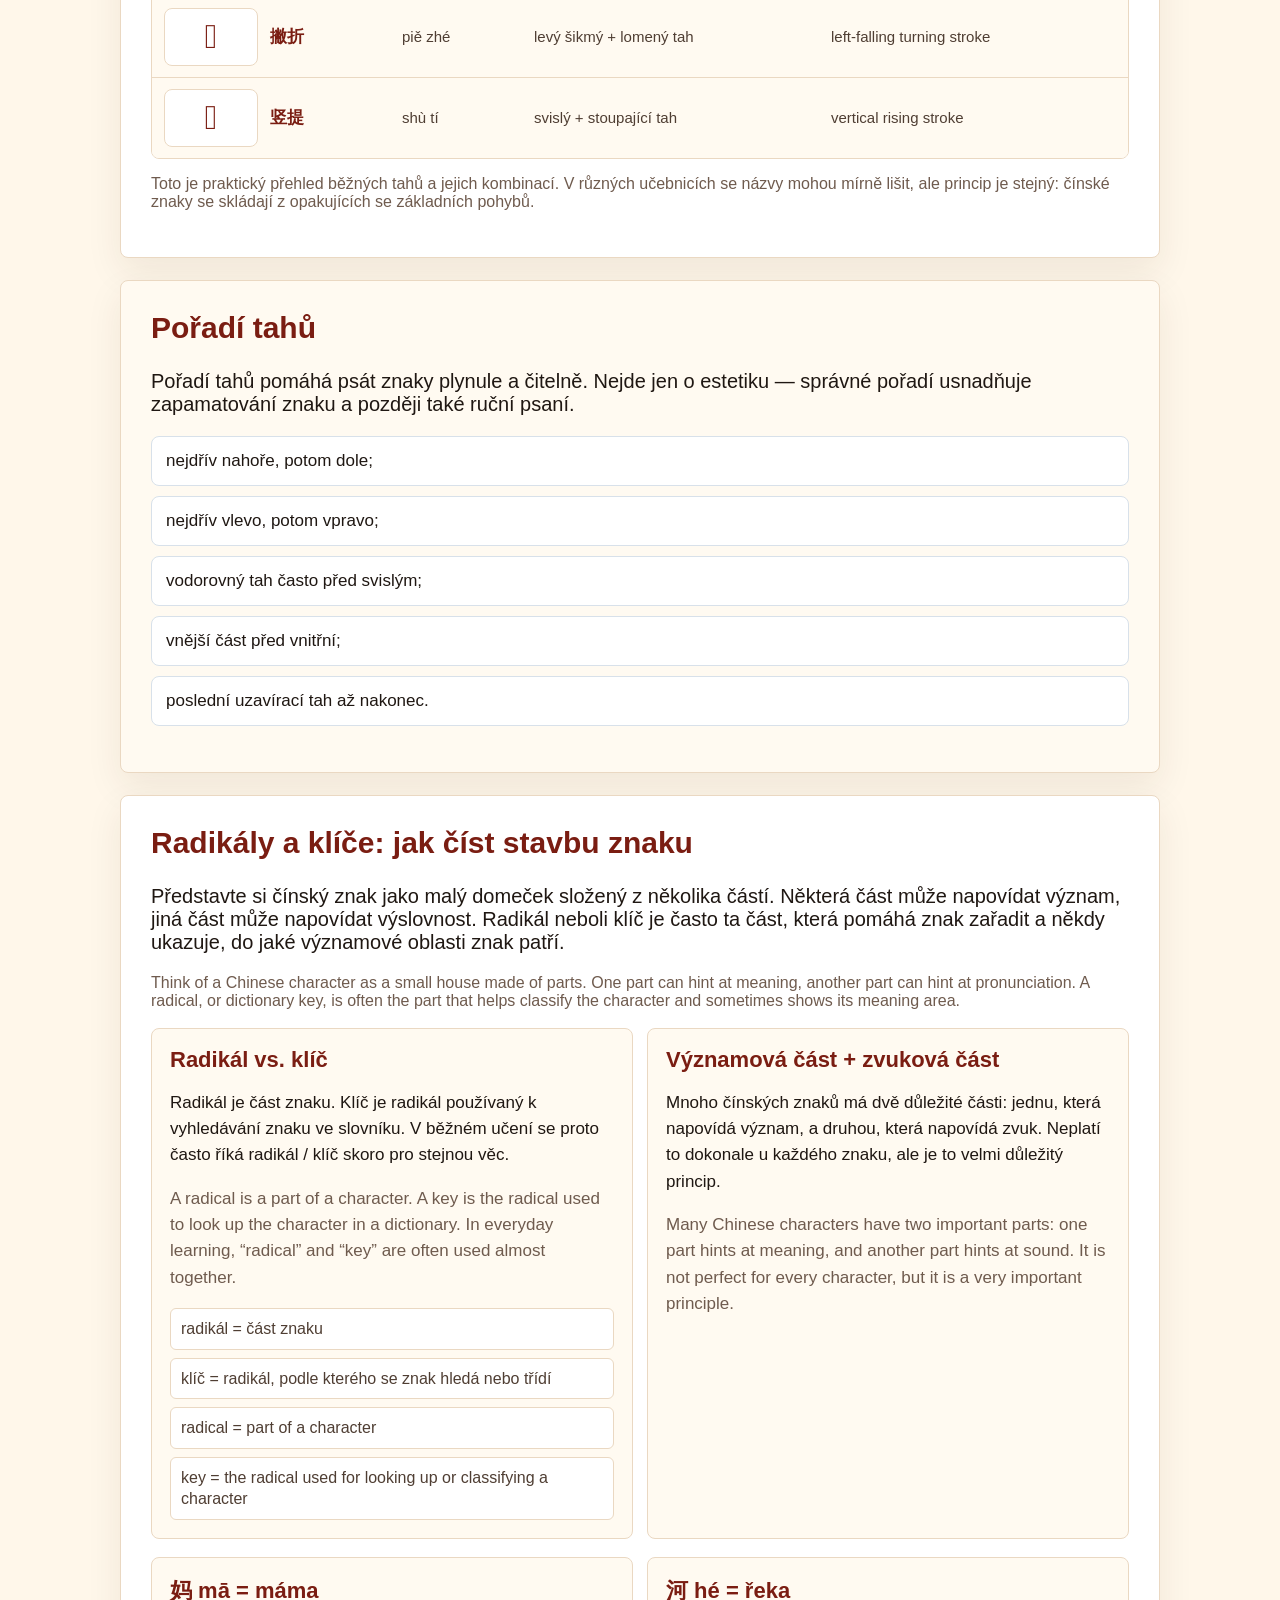
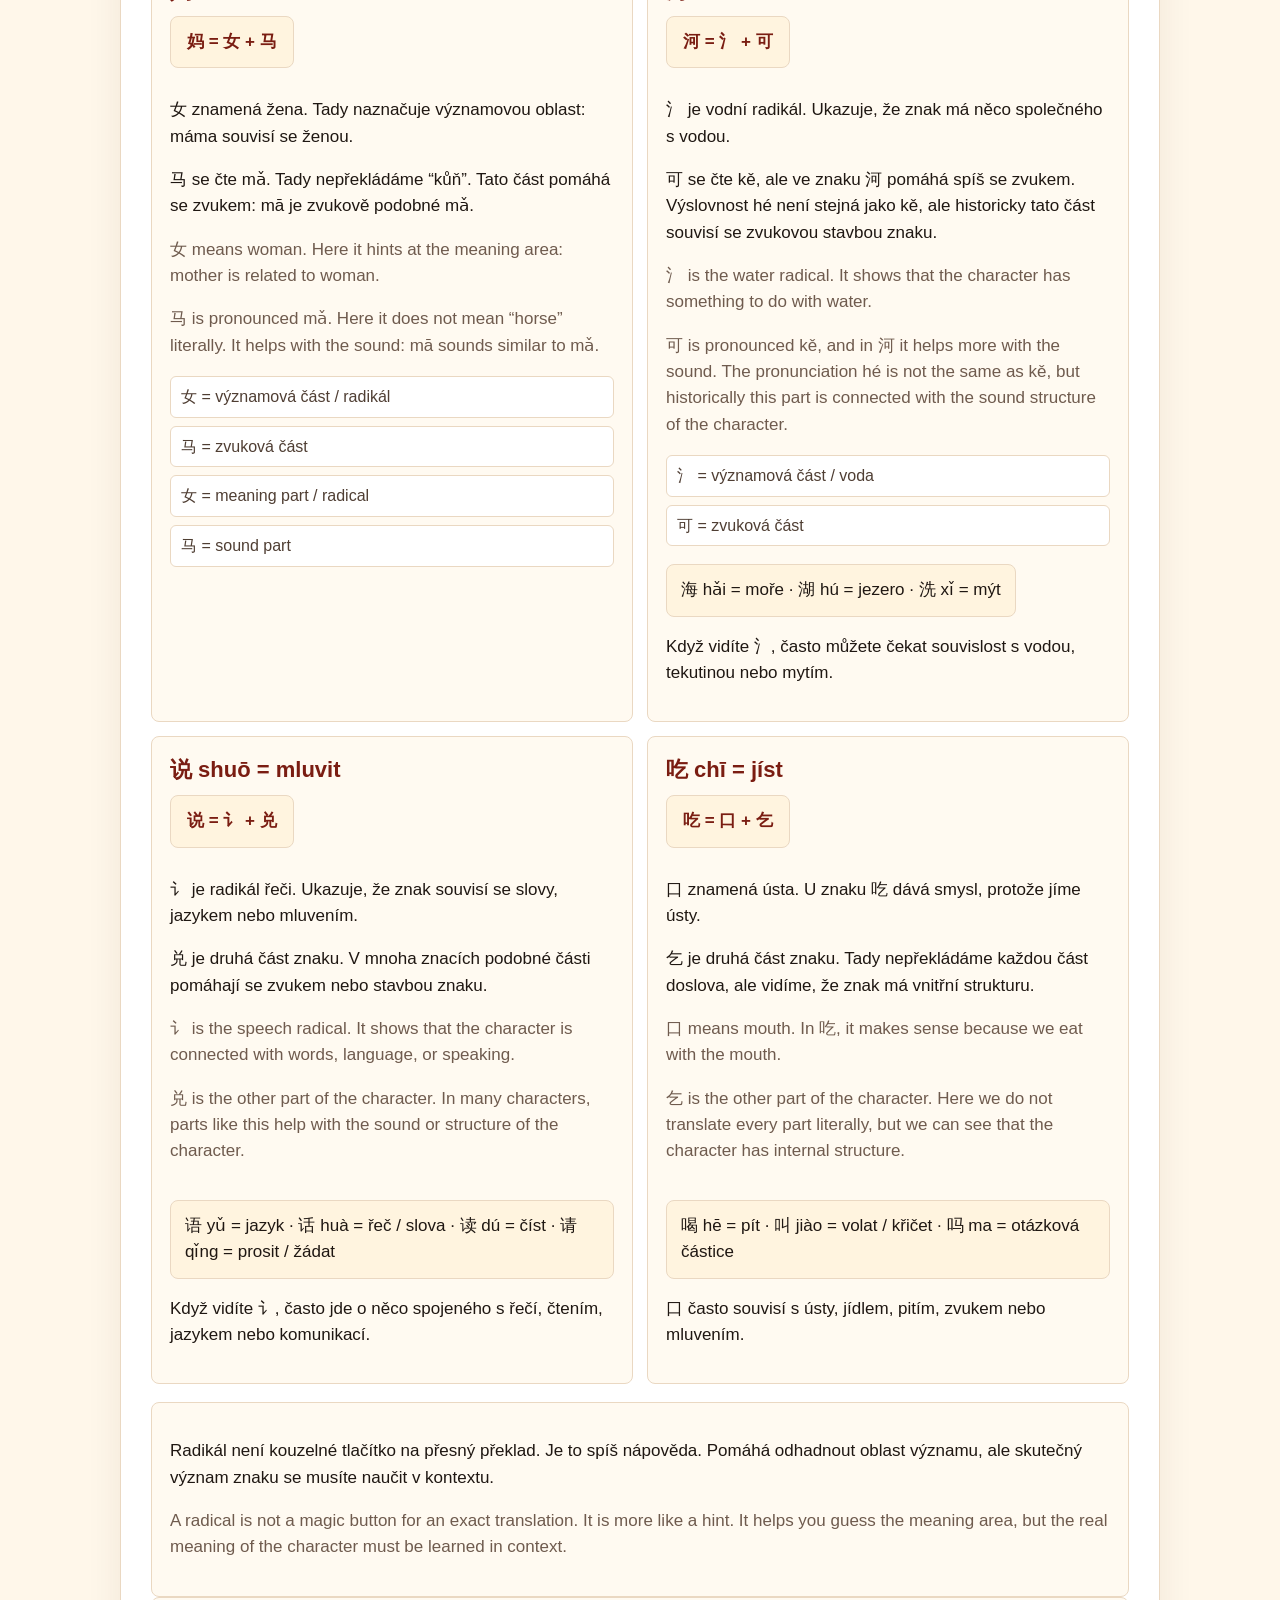
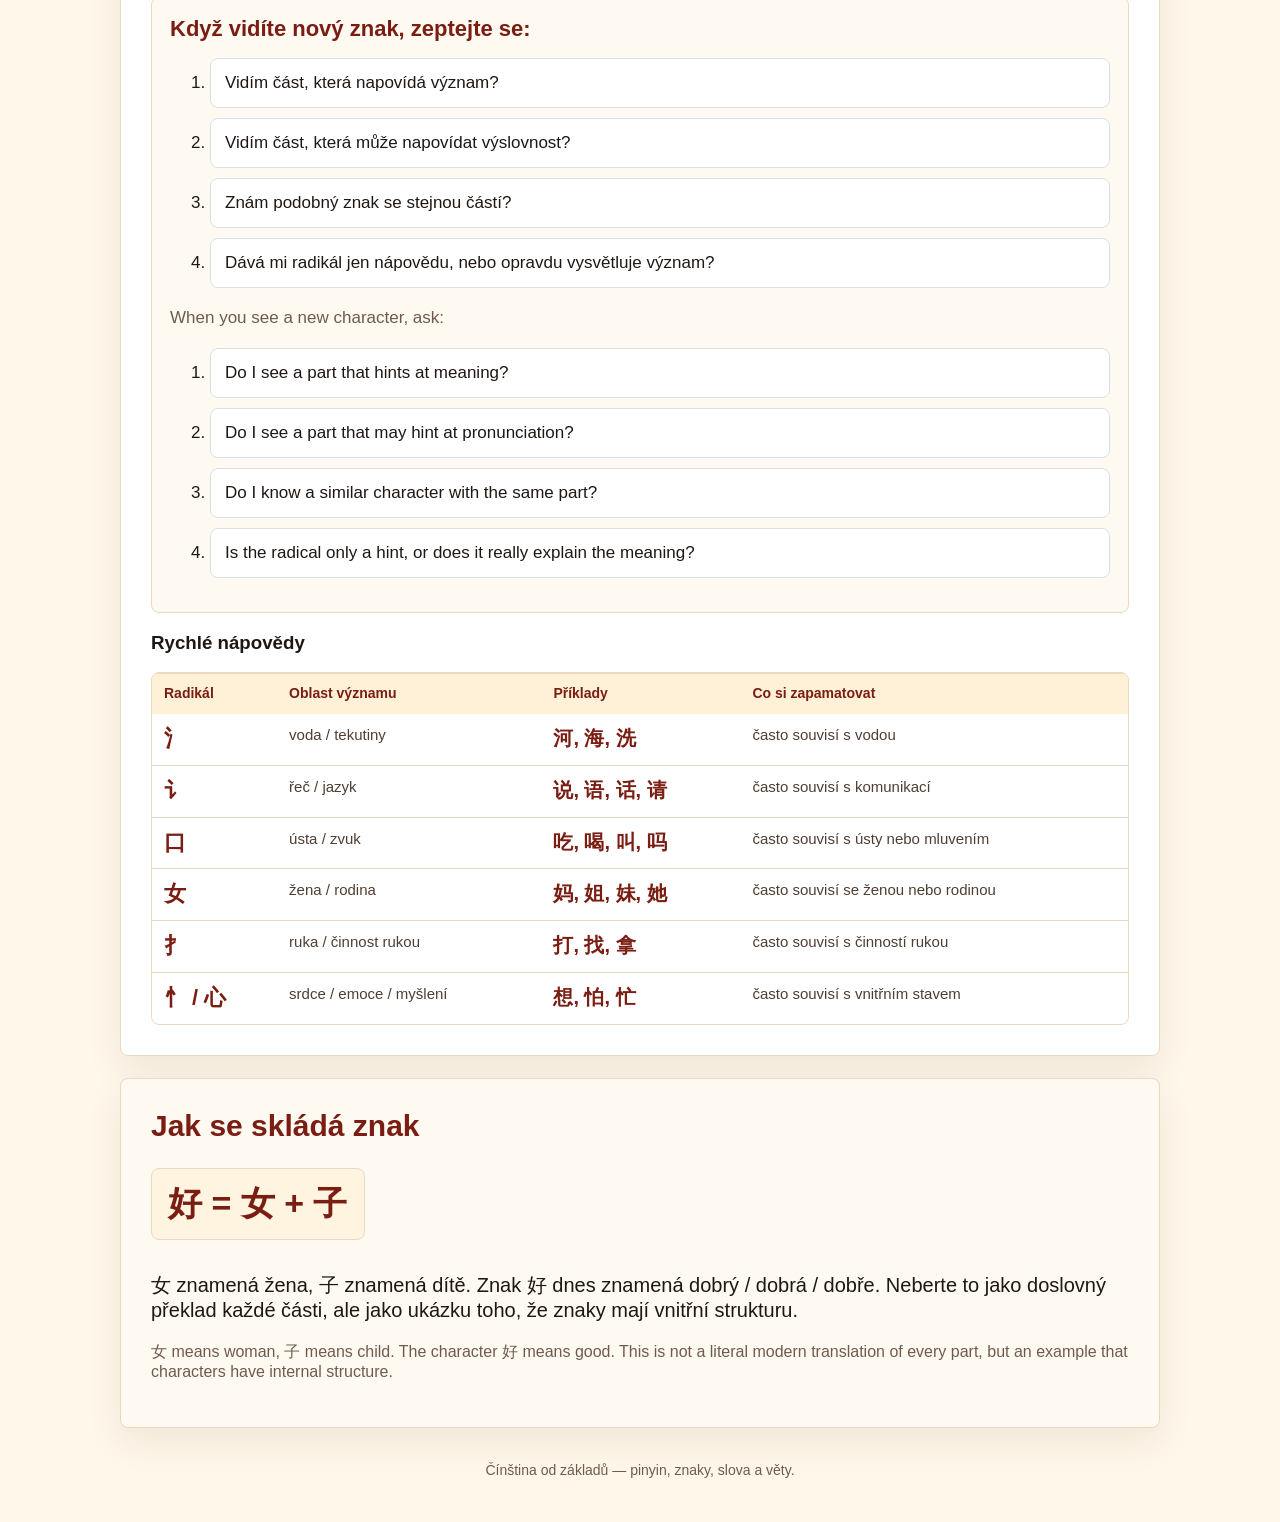
<file: pinyin.html>
<!doctype html>
<html>
  <head>
    <meta charset="utf-8">
    <meta name="viewport" content="width=device-width, initial-scale=1">
    <title>Základy čínštiny · Čínština s Čendou</title>
    <link rel="stylesheet" href="style.css">
  </head>

  <body>
    <main>
      <div class="top-bar">
        <span class="brand-mark">Čínština s Čendou</span>
        <button id="themeButton">Tmavý režim</button>
      </div>

      <nav class="site-nav">
        <a href="index.html">Úvod</a>
        <a href="fraze.html">Fráze</a>
        <a href="slova.html">Slova</a>
        <a href="pinyin.html">Základy</a>
        <a href="mysleni.html">Moudrost</a>
        <a href="iching.html">Kniha proměn</a>
        <a href="cenda.html">Čenda</a>
      </nav>

      <section>
        <h1>Základy čínštiny</h1>
        <p class="lead-text">Pinyin, tóny, znaky, tahy a radikály — základní mapa toho, jak čínština zní a jak se píše.</p>
      </section>

      <section class="quiet-section">
        <h2>Pinyin a tóny</h2>
        <p class="lead-text">Pinyin je způsob, jak zapisovat výslovnost čínštiny latinkou. Tóny ukazují melodii slabiky — a v čínštině mohou změnit význam slova.</p>
        <p class="hint">Pinyin is a system for writing Chinese pronunciation with the Latin alphabet. Tones show the melody of a syllable and can change the meaning of a word.</p>
        <h3>Co je pinyin</h3>
        <p>Pinyin není angličtina. Stejná písmena se nemusí číst jako v češtině nebo angličtině.</p>
        <p>Pinyin pomáhá číst výslovnost, ale je potřeba naučit se jeho pravidla. Je to mapa výslovnosti, ne automatická česká transkripce.</p>
      </section>

      <section>
        <h2>Tóny</h2>
        <div class="tone-grid">
          <article class="tone-card">
            <strong>1. tón</strong>
            <span>mā</span>
            <p>vysoký a rovný tón</p>
          </article>
          <article class="tone-card">
            <strong>2. tón</strong>
            <span>má</span>
            <p>stoupající tón</p>
          </article>
          <article class="tone-card">
            <strong>3. tón</strong>
            <span>mǎ</span>
            <p>nízký tón, často se popisuje jako klesající a stoupající</p>
          </article>
          <article class="tone-card">
            <strong>4. tón</strong>
            <span>mà</span>
            <p>krátký, ostrý klesající tón</p>
          </article>
          <article class="tone-card">
            <strong>neutrální tón</strong>
            <span>ma</span>
            <p>krátký a lehký</p>
          </article>
        </div>
      </section>

      <section class="quiet-section">
        <h2>Proč jsou tóny důležité</h2>
        <p>Jedna slabika může mít podle tónu jiný význam. Proto v čínštině nestačí znát jen písmena — důležitá je i melodie.</p>
      </section>

      <section>
        <h2>Jak se skládá čínská slabika</h2>
        <div class="syllable-parts">
          <article>
            <strong>iniciála</strong>
            <p>začátek slabiky</p>
          </article>
          <article>
            <strong>finála</strong>
            <p>zbytek slabiky</p>
          </article>
          <article>
            <strong>tón</strong>
            <p>melodie slabiky</p>
          </article>
        </div>
        <p class="example-line"><strong>mā</strong> = m + a + 1. tón</p>
      </section>

      <section>
        <h2>Kde si poslechnout tóny</h2>
        <p>Na YouTube najdete mnoho ukázek tónů a pinyin výslovnosti. Hledejte například: “Mandarin Chinese tones pronunciation”, “pinyin pronunciation chart” nebo “čínské tóny pinyin”.</p>
      </section>

      <section>
        <h2>Pinyin slabiky</h2>
        <p>Níže je přehled běžných pinyin slabik bez tónů. Nejde o slovník, ale o orientační mapu zvuků, ze kterých se skládá mandarínská čínština. Výslovnost a tóny je nejlepší poslouchat zvlášť podle kvalitních ukázek.</p>
        <div class="pinyin-table">
          <div class="pinyin-row">
            <strong>bez iniciály</strong>
            <span>a, ai, an, ang, ao, e, ei, en, eng, er, o, ou</span>
          </div>
          <div class="pinyin-row">
            <strong>b</strong>
            <span>ba, bai, ban, bang, bao, bei, ben, beng, bi, bian, biao, bie, bin, bing, bo, bu</span>
          </div>
          <div class="pinyin-row">
            <strong>p</strong>
            <span>pa, pai, pan, pang, pao, pei, pen, peng, pi, pian, piao, pie, pin, ping, po, pou, pu</span>
          </div>
          <div class="pinyin-row">
            <strong>m</strong>
            <span>ma, mai, man, mang, mao, me, mei, men, meng, mi, mian, miao, mie, min, ming, miu, mo, mou, mu</span>
          </div>
          <div class="pinyin-row">
            <strong>f</strong>
            <span>fa, fan, fang, fei, fen, feng, fo, fou, fu</span>
          </div>
          <div class="pinyin-row">
            <strong>d</strong>
            <span>da, dai, dan, dang, dao, de, dei, den, deng, di, dia, dian, diao, die, ding, diu, dong, dou, du, duan, dui, dun, duo</span>
          </div>
          <div class="pinyin-row">
            <strong>t</strong>
            <span>ta, tai, tan, tang, tao, te, teng, ti, tian, tiao, tie, ting, tong, tou, tu, tuan, tui, tun, tuo</span>
          </div>
          <div class="pinyin-row">
            <strong>n</strong>
            <span>na, nai, nan, nang, nao, ne, nei, nen, neng, ni, nian, niang, niao, nie, nin, ning, niu, nong, nou, nu, nuan, nue, nuo, nü, nüe</span>
          </div>
          <div class="pinyin-row">
            <strong>l</strong>
            <span>la, lai, lan, lang, lao, le, lei, leng, li, lia, lian, liang, liao, lie, lin, ling, liu, long, lou, lu, luan, lun, luo, lü, lüe</span>
          </div>
          <div class="pinyin-row">
            <strong>g</strong>
            <span>ga, gai, gan, gang, gao, ge, gei, gen, geng, gong, gou, gu, gua, guai, guan, guang, gui, gun, guo</span>
          </div>
          <div class="pinyin-row">
            <strong>k</strong>
            <span>ka, kai, kan, kang, kao, ke, ken, keng, kong, kou, ku, kua, kuai, kuan, kuang, kui, kun, kuo</span>
          </div>
          <div class="pinyin-row">
            <strong>h</strong>
            <span>ha, hai, han, hang, hao, he, hei, hen, heng, hong, hou, hu, hua, huai, huan, huang, hui, hun, huo</span>
          </div>
          <div class="pinyin-row">
            <strong>j</strong>
            <span>ji, jia, jian, jiang, jiao, jie, jin, jing, jiong, jiu, ju, juan, jue, jun</span>
          </div>
          <div class="pinyin-row">
            <strong>q</strong>
            <span>qi, qia, qian, qiang, qiao, qie, qin, qing, qiong, qiu, qu, quan, que, qun</span>
          </div>
          <div class="pinyin-row">
            <strong>x</strong>
            <span>xi, xia, xian, xiang, xiao, xie, xin, xing, xiong, xiu, xu, xuan, xue, xun</span>
          </div>
          <div class="pinyin-row">
            <strong>zh</strong>
            <span>zha, zhai, zhan, zhang, zhao, zhe, zhei, zhen, zheng, zhi, zhong, zhou, zhu, zhua, zhuai, zhuan, zhuang, zhui, zhun, zhuo</span>
          </div>
          <div class="pinyin-row">
            <strong>ch</strong>
            <span>cha, chai, chan, chang, chao, che, chen, cheng, chi, chong, chou, chu, chua, chuai, chuan, chuang, chui, chun, chuo</span>
          </div>
          <div class="pinyin-row">
            <strong>sh</strong>
            <span>sha, shai, shan, shang, shao, she, shei, shen, sheng, shi, shou, shu, shua, shuai, shuan, shuang, shui, shun, shuo</span>
          </div>
          <div class="pinyin-row">
            <strong>r</strong>
            <span>ran, rang, rao, re, ren, reng, ri, rong, rou, ru, ruan, rui, run, ruo</span>
          </div>
          <div class="pinyin-row">
            <strong>z</strong>
            <span>za, zai, zan, zang, zao, ze, zei, zen, zeng, zi, zong, zou, zu, zuan, zui, zun, zuo</span>
          </div>
          <div class="pinyin-row">
            <strong>c</strong>
            <span>ca, cai, can, cang, cao, ce, cen, ceng, ci, cong, cou, cu, cuan, cui, cun, cuo</span>
          </div>
          <div class="pinyin-row">
            <strong>s</strong>
            <span>sa, sai, san, sang, sao, se, sen, seng, si, song, sou, su, suan, sui, sun, suo</span>
          </div>
          <div class="pinyin-row">
            <strong>y</strong>
            <span>ya, yan, yang, yao, ye, yi, yin, ying, yo, yong, you, yu, yuan, yue, yun</span>
          </div>
          <div class="pinyin-row">
            <strong>w</strong>
            <span>wa, wai, wan, wang, wei, wen, weng, wo, wu</span>
          </div>
        </div>
        <p class="hint">Tabulka je orientační. Některé slabiky jsou v praxi častější než jiné a skutečná výslovnost závisí také na tónu.</p>
      </section>

      <section class="quiet-section">
        <h2>Jak se skládají čínská slova</h2>
        <p>V čínštině je dobré rozlišovat slabiku, znak a slovo. Jeden čínský znak se obvykle čte jako jedna slabika. Slovo ale může mít jeden znak, dva znaky nebo i více znaků. Proto nestačí dívat se jen na jednotlivé znaky — důležité je vidět, jak se spojují do slov.</p>
        <p class="hint">In Chinese, it is useful to distinguish between a syllable, a character, and a word. One Chinese character is usually read as one syllable. But a word can have one character, two characters, or more. That is why it is important to see not only individual characters, but also how they combine into words.</p>

        <h3>Slabika × znak × slovo</h3>
        <div class="word-building-grid">
          <article class="mini-info-card">
            <h3>Slabika</h3>
            <p>Slabika je zvuková jednotka. V pinyinu ji vidíme například jako wǒ, nǐ, hǎo, xué, zhōng.</p>
            <p class="hint">A syllable is a sound unit. In pinyin we see it for example as wǒ, nǐ, hǎo, xué, zhōng.</p>
          </article>
          <article class="mini-info-card">
            <h3>Znak</h3>
            <p>Znak je psaná jednotka. Často odpovídá jedné slabice a nese význam nebo část významu.</p>
            <p class="hint">A character is a written unit. It often corresponds to one syllable and carries meaning or part of a meaning.</p>
          </article>
          <article class="mini-info-card">
            <h3>Slovo</h3>
            <p>Slovo je významová jednotka. Může mít jeden znak, dva znaky nebo více znaků.</p>
            <p class="hint">A word is a unit of meaning. It can have one character, two characters, or more characters.</p>
          </article>
        </div>

        <div class="table-scroll">
          <table class="radical-table word-structure-table">
            <thead>
              <tr>
                <th>Typ</th>
                <th>Čínsky</th>
                <th>Pinyin</th>
                <th>CZ</th>
                <th>EN</th>
                <th>Co si všimnout</th>
              </tr>
            </thead>
            <tbody>
              <tr>
                <td>Jednoznakové slovo</td>
                <td>我</td>
                <td>wǒ</td>
                <td>já</td>
                <td>I / me</td>
                <td>jeden znak = jedna slabika = jedno slovo</td>
              </tr>
              <tr>
                <td>Jednoznakové slovo</td>
                <td>人</td>
                <td>rén</td>
                <td>člověk</td>
                <td>person</td>
                <td>jeden znak může být samostatné slovo</td>
              </tr>
              <tr>
                <td>Dvouznačné slovo</td>
                <td>你好</td>
                <td>nǐ hǎo</td>
                <td>ahoj / dobrý den</td>
                <td>hello</td>
                <td>dva znaky, dvě slabiky, jeden výraz</td>
              </tr>
              <tr>
                <td>Dvouznačné slovo</td>
                <td>中国</td>
                <td>Zhōngguó</td>
                <td>Čína</td>
                <td>China</td>
                <td>中 + 国 tvoří jedno slovo</td>
              </tr>
              <tr>
                <td>Dvouznačné slovo</td>
                <td>学生</td>
                <td>xuésheng</td>
                <td>student</td>
                <td>student</td>
                <td>学 + 生 tvoří jedno běžné slovo</td>
              </tr>
              <tr>
                <td>Dvouznačné slovo</td>
                <td>朋友</td>
                <td>péngyou</td>
                <td>přítel / kamarád</td>
                <td>friend</td>
                <td>dvě slabiky tvoří jedno slovo</td>
              </tr>
              <tr>
                <td>Víceznačné slovo</td>
                <td>图书馆</td>
                <td>túshūguǎn</td>
                <td>knihovna</td>
                <td>library</td>
                <td>tři znaky, tři slabiky, jedno slovo</td>
              </tr>
            </tbody>
          </table>
        </div>

        <div class="notice-box">
          <p>V moderní čínštině je mnoho slov dvouslabičných. To znamená, že mají dva znaky a dvě slabiky. Například 学生, 朋友, 中国. Jednotlivé znaky mohou mít vlastní význam, ale dohromady tvoří jedno slovo.</p>
          <p class="hint">Many modern Chinese words are two-syllable words. That means they have two characters and two syllables. For example 学生, 朋友, 中国. The individual characters may have their own meanings, but together they form one word.</p>
        </div>

        <div class="notice-box">
          <p>Nepřekládejte vždy každý znak doslova. Někdy části slova pomáhají pochopit logiku, ale skutečný význam slova se učí v kontextu.</p>
          <p class="hint">Do not always translate every character literally. Sometimes the parts of a word help you understand the logic, but the real meaning of a word is learned in context.</p>
        </div>

        <div class="mini-info-card">
          <h3>Znak, slovo a význam</h3>
          <p>V čínštině nejsou mezi slovy mezery jako v češtině nebo angličtině. Proto je důležité pochopit rozdíl mezi znakem a slovem.</p>
          <p>Jeden znak může být celé slovo:</p>
          <div class="formula-list">
            <span>我 = já</span>
            <span>人 = člověk</span>
            <span>水 = voda</span>
          </div>
          <p>Ale mnoho běžných slov má dva nebo více znaků:</p>
          <div class="formula-list">
            <span>学生 = student</span>
            <span>中国 = Čína</span>
            <span>朋友 = kamarád</span>
            <span>不知道 = nevědět</span>
          </div>
          <p>Když vidíte nové slovo, nemusíte každý znak překládat doslova. Části slova vám mohou pomoct s pamětí, ale moderní význam celého slova se často učí jako celek.</p>
          <p class="hint">In Chinese, there are no spaces between words like in Czech or English. One character can be a whole word, but many common words have two or more characters. The parts can help you remember the word, but the modern meaning is often learned as one whole unit.</p>

          <div class="table-scroll">
            <table class="radical-table word-meaning-table">
              <thead>
                <tr>
                  <th>Čínsky</th>
                  <th>Kolik znaků</th>
                  <th>Význam slova</th>
                  <th>Poznámka</th>
                </tr>
              </thead>
              <tbody>
                <tr>
                  <td>我</td>
                  <td>1 znak</td>
                  <td>já / I</td>
                  <td>jeden znak = jedno slovo</td>
                </tr>
                <tr>
                  <td>人</td>
                  <td>1 znak</td>
                  <td>člověk / person</td>
                  <td>jeden znak = jedno slovo</td>
                </tr>
                <tr>
                  <td>学生</td>
                  <td>2 znaky</td>
                  <td>student / student</td>
                  <td>učíme se jako jedno celé slovo</td>
                </tr>
                <tr>
                  <td>中国</td>
                  <td>2 znaky</td>
                  <td>Čína / China</td>
                  <td>nepřekládat mechanicky znak po znaku</td>
                </tr>
                <tr>
                  <td>朋友</td>
                  <td>2 znaky</td>
                  <td>kamarád / friend</td>
                  <td>běžné dvouznakové slovo</td>
                </tr>
                <tr>
                  <td>不知道</td>
                  <td>3 znaky</td>
                  <td>nevědět / do not know</td>
                  <td>častý výraz</td>
                </tr>
              </tbody>
            </table>
          </div>

          <h3>Jak se dívat na nové slovo</h3>
          <ol class="rule-list">
            <li>Kolik má znaků?</li>
            <li>Je to jeden znak, nebo víceslabičné slovo?</li>
            <li>Znám některou část z jiných slov?</li>
            <li>Pomáhá mi část slova pochopit význam nebo výslovnost?</li>
            <li>Jak se celé slovo používá ve větě?</li>
          </ol>
          <ol class="rule-list">
            <li>How many characters does it have?</li>
            <li>Is it one character, or a multi-character word?</li>
            <li>Do I know any part from other words?</li>
            <li>Does any part help me understand meaning or pronunciation?</li>
            <li>How is the whole word used in a sentence?</li>
          </ol>
        </div>

        <article class="character-example-card word-breakdown-card">
          <h3>学生 xuésheng = student</h3>
          <div class="formula-list">
            <span>学 xué = učit se / study</span>
            <span>生 shēng = život, narození, člověk v některých slovech / life, birth, person in some words</span>
            <span>学生 = student</span>
          </div>
          <p>学生 dnes neznamená doslova “učit se + život”. Je to běžné dvouznakové slovo, které znamená student. Jednotlivé znaky mohou pomoct s pamětí, ale význam celého slova je potřeba brát jako celek.</p>
          <p class="hint">学生 does not literally mean “study + life” in modern use. It is a common two-character word meaning student. The individual characters can help with memory, but the whole word should be learned as one unit.</p>
        </article>
      </section>

      <section>
        <h2>Základní gramatika</h2>
        <p>Čínská gramatika je v mnoha věcech jednodušší než čeština. Slova se neskloňují, slovesa se nečasují podle osoby a často se nemění tvar slova. O to důležitější je ale pořadí slov, částice a pevné větné vzorce.</p>
        <p class="hint">Chinese grammar is simpler than Czech in many ways. Words do not decline, verbs do not conjugate by person, and word forms often do not change. That makes word order, particles, and sentence patterns very important.</p>

        <h3>Slovní druhy</h3>
        <p>V čínštině se také mluví o slovních druzích, ale slova se většinou nemění tvarem jako v češtině. Proto je velmi důležité pořadí slov a malé funkční výrazy, hlavně částice a měrová slova.</p>
        <p class="hint">Chinese also has parts of speech, but words usually do not change form like in Czech. That makes word order and small function words, especially particles and measure words, very important.</p>
        <div class="table-scroll">
          <table class="radical-table grammar-table">
            <thead>
              <tr>
                <th>Česky</th>
                <th>Čínsky</th>
                <th>Pinyin</th>
                <th>English</th>
                <th>Příklad</th>
                <th>Poznámka</th>
              </tr>
            </thead>
            <tbody>
              <tr>
                <td>podstatné jméno</td>
                <td>名词</td>
                <td>míngcí</td>
                <td>noun</td>
                <td>人 rén</td>
                <td>člověk / person</td>
              </tr>
              <tr>
                <td>sloveso</td>
                <td>动词</td>
                <td>dòngcí</td>
                <td>verb</td>
                <td>吃 chī</td>
                <td>jíst / to eat</td>
              </tr>
              <tr>
                <td>přídavné jméno</td>
                <td>形容词</td>
                <td>xíngróngcí</td>
                <td>adjective</td>
                <td>好 hǎo</td>
                <td>dobrý / good</td>
              </tr>
              <tr>
                <td>zájmeno</td>
                <td>代词</td>
                <td>dàicí</td>
                <td>pronoun</td>
                <td>我 wǒ</td>
                <td>já / I</td>
              </tr>
              <tr>
                <td>číslovka</td>
                <td>数词</td>
                <td>shùcí</td>
                <td>numeral</td>
                <td>三 sān</td>
                <td>tři / three</td>
              </tr>
              <tr>
                <td>měrové slovo / klasifikátor</td>
                <td>量词</td>
                <td>liàngcí</td>
                <td>measure word / classifier</td>
                <td>个 gè</td>
                <td>používá se mezi číslem a podstatným jménem</td>
              </tr>
              <tr>
                <td>příslovce</td>
                <td>副词</td>
                <td>fùcí</td>
                <td>adverb</td>
                <td>很 hěn</td>
                <td>velmi / very</td>
              </tr>
              <tr>
                <td>spojka</td>
                <td>连词</td>
                <td>liáncí</td>
                <td>conjunction</td>
                <td>和 hé</td>
                <td>a / and</td>
              </tr>
              <tr>
                <td>částice</td>
                <td>助词</td>
                <td>zhùcí</td>
                <td>particle</td>
                <td>了 le</td>
                <td>malé slovo, které mění význam nebo pocit věty</td>
              </tr>
              <tr>
                <td>předložkové slovo</td>
                <td>介词</td>
                <td>jiècí</td>
                <td>preposition</td>
                <td>在 zài</td>
                <td>v / na / u / at / in</td>
              </tr>
            </tbody>
          </table>
        </div>

        <div class="grammar-grid">
          <article class="mini-info-card">
            <h3>Pořádek slov</h3>
            <p>V čínštině je pořadí slov velmi důležité. Protože se slova většinou nemění tvarem, význam často poznáme právě podle jejich místa ve větě.</p>
            <p class="character-formula">kdo + co dělá + co / kde / kdy</p>
            <div class="sentence-mini-list">
              <p><strong>我吃饭。</strong><br>Wǒ chī fàn.<br>Jím. / I eat.</p>
              <p><strong>我在家。</strong><br>Wǒ zài jiā.<br>Jsem doma. / I am at home.</p>
              <p><strong>我今天学习中文。</strong><br>Wǒ jīntiān xuéxí Zhōngwén.<br>Dnes se učím čínsky. / Today I study Chinese.</p>
            </div>
          </article>

          <article class="mini-info-card">
            <h3>Částice · 助词 zhùcí</h3>
            <p>Částice jsou malá slova, která často nemají jednoduchý překlad, ale mění význam nebo pocit celé věty.</p>
            <div class="table-scroll">
              <table class="radical-table compact-grammar-table">
                <tbody>
                  <tr>
                    <td>吗 ma</td>
                    <td>otázková částice</td>
                    <td>你好吗？</td>
                    <td>Jak se máš? / How are you?</td>
                  </tr>
                  <tr>
                    <td>了 le</td>
                    <td>změna nebo dokončení</td>
                    <td>我吃了。</td>
                    <td>Už jsem jedl/a. / I have eaten.</td>
                  </tr>
                  <tr>
                    <td>的 de</td>
                    <td>přivlastnění nebo spojení</td>
                    <td>我的书</td>
                    <td>moje kniha / my book</td>
                  </tr>
                  <tr>
                    <td>呢 ne</td>
                    <td>otázka zpět / pokračování tématu</td>
                    <td>你呢？</td>
                    <td>A ty? / And you?</td>
                  </tr>
                  <tr>
                    <td>吧 ba</td>
                    <td>návrh nebo změkčení věty</td>
                    <td>走吧。</td>
                    <td>Pojďme. / Let’s go.</td>
                  </tr>
                </tbody>
              </table>
            </div>
            <p class="hint">Částice je lepší učit se ve větách, ne izolovaně.</p>
            <p class="hint">Particles are best learned in sentences, not as isolated words.</p>
          </article>
        </div>

        <div class="grammar-grid">
          <article class="mini-info-card">
            <h3>Měrová slova · 量词 liàngcí</h3>
            <p>V čínštině se mezi číslo a podstatné jméno často vkládá měrové slovo. Je to něco jako malý gramatický most mezi číslem a věcí.</p>
            <div class="sentence-mini-list">
              <p><strong>一个人</strong><br>yí ge rén<br>jeden člověk / one person</p>
              <p><strong>一杯水</strong><br>yì bēi shuǐ<br>jedna sklenice vody / one cup or glass of water</p>
              <p><strong>三本书</strong><br>sān běn shū<br>tři knihy / three books</p>
            </div>
            <div class="table-scroll">
              <table class="radical-table compact-grammar-table">
                <tbody>
                  <tr>
                    <td>个 gè</td>
                    <td>obecné měrové slovo</td>
                    <td>一个人</td>
                  </tr>
                  <tr>
                    <td>杯 bēi</td>
                    <td>sklenice / šálek</td>
                    <td>一杯水</td>
                  </tr>
                  <tr>
                    <td>本 běn</td>
                    <td>knihy</td>
                    <td>一本书</td>
                  </tr>
                  <tr>
                    <td>只 zhī</td>
                    <td>zvířata / jedna z páru</td>
                    <td>一只猫</td>
                  </tr>
                  <tr>
                    <td>张 zhāng</td>
                    <td>ploché věci</td>
                    <td>一张纸</td>
                  </tr>
                </tbody>
              </table>
            </div>
            <p class="hint">Na začátku stačí znát několik nejčastějších měrových slov. Další se dají učit postupně podle slovní zásoby.</p>
          </article>

          <article class="mini-info-card">
            <h3>Co bude dál</h3>
            <p>Tady je jen základní mapa. Konkrétní gramatické konstrukce se budou postupně objevovat v oddílu Fráze, kde bude vidět, jak se používají v reálných větách.</p>
            <p class="hint">This is only a basic map. Specific grammar patterns will gradually appear in the Fráze section, where you can see how they are used in real sentences.</p>
          </article>
        </div>
      </section>

      <section class="quiet-section">
        <h2>Čínské znaky</h2>
        <p>Čínské znaky nejsou písmena jako v abecedě. Jeden znak obvykle nese významovou jednotku a skládá se z tahů. Některé znaky jsou jednoduché, jiné vznikly spojením více částí.</p>
        <p class="hint">Chinese characters are not letters like in an alphabet. A character usually carries a unit of meaning and is built from strokes. Some characters are simple, others are made from several parts.</p>
      </section>

      <section>
        <h2>Základní tahy</h2>
        <p>Tah je jeden základní pohyb při psaní znaku. Z tahů se skládají celé čínské znaky.</p>
        <div class="basics-table">
          <div class="basics-row basics-head">
            <strong>Ukázka tahu</strong>
            <strong>Čínský název</strong>
            <strong>Pinyin</strong>
            <strong>Česky</strong>
            <strong>English</strong>
          </div>
          <div class="basics-row">
            <span class="stroke-sample">一</span>
            <strong>横</strong>
            <span>héng</span>
            <span>vodorovný tah</span>
            <span>horizontal stroke</span>
          </div>
          <div class="basics-row">
            <span class="stroke-sample">丨</span>
            <strong>竖</strong>
            <span>shù</span>
            <span>svislý tah</span>
            <span>vertical stroke</span>
          </div>
          <div class="basics-row">
            <span class="stroke-sample">丿</span>
            <strong>撇</strong>
            <span>piě</span>
            <span>tah šikmo doleva</span>
            <span>left-falling stroke</span>
          </div>
          <div class="basics-row">
            <span class="stroke-sample">㇏</span>
            <strong>捺</strong>
            <span>nà</span>
            <span>tah šikmo doprava</span>
            <span>right-falling stroke</span>
          </div>
          <div class="basics-row">
            <span class="stroke-sample">丶</span>
            <strong>点</strong>
            <span>diǎn</span>
            <span>tečka</span>
            <span>dot</span>
          </div>
          <div class="basics-row">
            <span class="stroke-sample">㇀</span>
            <strong>提</strong>
            <span>tí</span>
            <span>stoupající tah</span>
            <span>rising stroke</span>
          </div>
          <div class="basics-row">
            <span class="stroke-sample">亅</span>
            <strong>钩</strong>
            <span>gōu</span>
            <span>hák</span>
            <span>hook</span>
          </div>
          <div class="basics-row">
            <span class="stroke-sample">𠃍</span>
            <strong>折</strong>
            <span>zhé</span>
            <span>lomený / ohnutý tah</span>
            <span>turning stroke</span>
          </div>
          <div class="basics-row">
            <span class="stroke-sample">𠃌</span>
            <strong>横折</strong>
            <span>héng zhé</span>
            <span>vodorovný + lomený tah</span>
            <span>horizontal turning stroke</span>
          </div>
          <div class="basics-row">
            <span class="stroke-sample">乛</span>
            <strong>横钩</strong>
            <span>héng gōu</span>
            <span>vodorovný tah s hákem</span>
            <span>horizontal hook</span>
          </div>
          <div class="basics-row">
            <span class="stroke-sample">亅</span>
            <strong>竖钩</strong>
            <span>shù gōu</span>
            <span>svislý tah s hákem</span>
            <span>vertical hook</span>
          </div>
          <div class="basics-row">
            <span class="stroke-sample">㇄</span>
            <strong>竖折</strong>
            <span>shù zhé</span>
            <span>svislý + lomený tah</span>
            <span>vertical turning stroke</span>
          </div>
          <div class="basics-row">
            <span class="stroke-sample">乚</span>
            <strong>竖弯钩</strong>
            <span>shù wān gōu</span>
            <span>svislý ohnutý tah s hákem</span>
            <span>vertical bending hook</span>
          </div>
          <div class="basics-row">
            <span class="stroke-sample">㇂</span>
            <strong>斜钩</strong>
            <span>xié gōu</span>
            <span>šikmý hák</span>
            <span>slanting hook</span>
          </div>
          <div class="basics-row">
            <span class="stroke-sample">㇁</span>
            <strong>弯钩</strong>
            <span>wān gōu</span>
            <span>zahnutý hák</span>
            <span>curved hook</span>
          </div>
          <div class="basics-row">
            <span class="stroke-sample">㇇</span>
            <strong>横撇</strong>
            <span>héng piě</span>
            <span>vodorovný + levý šikmý tah</span>
            <span>horizontal left-falling stroke</span>
          </div>
          <div class="basics-row">
            <span class="stroke-sample">𠃌</span>
            <strong>横折钩</strong>
            <span>héng zhé gōu</span>
            <span>vodorovný lomený tah s hákem</span>
            <span>horizontal turning hook</span>
          </div>
          <div class="basics-row">
            <span class="stroke-sample">㇈</span>
            <strong>横折弯钩</strong>
            <span>héng zhé wān gōu</span>
            <span>vodorovný lomený ohnutý tah s hákem</span>
            <span>horizontal turning bending hook</span>
          </div>
          <div class="basics-row">
            <span class="stroke-sample">𠃋</span>
            <strong>撇折</strong>
            <span>piě zhé</span>
            <span>levý šikmý + lomený tah</span>
            <span>left-falling turning stroke</span>
          </div>
          <div class="basics-row">
            <span class="stroke-sample">𠄌</span>
            <strong>竖提</strong>
            <span>shù tí</span>
            <span>svislý + stoupající tah</span>
            <span>vertical rising stroke</span>
          </div>
        </div>
        <p class="hint">Toto je praktický přehled běžných tahů a jejich kombinací. V různých učebnicích se názvy mohou mírně lišit, ale princip je stejný: čínské znaky se skládají z opakujících se základních pohybů.</p>
      </section>

      <section class="quiet-section">
        <h2>Pořadí tahů</h2>
        <p>Pořadí tahů pomáhá psát znaky plynule a čitelně. Nejde jen o estetiku — správné pořadí usnadňuje zapamatování znaku a později také ruční psaní.</p>
        <ul class="rule-list">
          <li>nejdřív nahoře, potom dole;</li>
          <li>nejdřív vlevo, potom vpravo;</li>
          <li>vodorovný tah často před svislým;</li>
          <li>vnější část před vnitřní;</li>
          <li>poslední uzavírací tah až nakonec.</li>
        </ul>
      </section>

      <section>
        <h2>Radikály a klíče: jak číst stavbu znaku</h2>
        <p>Představte si čínský znak jako malý domeček složený z několika částí. Některá část může napovídat význam, jiná část může napovídat výslovnost. Radikál neboli klíč je často ta část, která pomáhá znak zařadit a někdy ukazuje, do jaké významové oblasti znak patří.</p>
        <p class="hint">Think of a Chinese character as a small house made of parts. One part can hint at meaning, another part can hint at pronunciation. A radical, or dictionary key, is often the part that helps classify the character and sometimes shows its meaning area.</p>

        <div class="radical-explainer-grid">
          <article class="mini-info-card">
            <h3>Radikál vs. klíč</h3>
            <p>Radikál je část znaku. Klíč je radikál používaný k vyhledávání znaku ve slovníku. V běžném učení se proto často říká radikál / klíč skoro pro stejnou věc.</p>
            <p class="hint">A radical is a part of a character. A key is the radical used to look up the character in a dictionary. In everyday learning, “radical” and “key” are often used almost together.</p>
            <div class="formula-list">
              <span>radikál = část znaku</span>
              <span>klíč = radikál, podle kterého se znak hledá nebo třídí</span>
              <span>radical = part of a character</span>
              <span>key = the radical used for looking up or classifying a character</span>
            </div>
          </article>

          <article class="mini-info-card">
            <h3>Významová část + zvuková část</h3>
            <p>Mnoho čínských znaků má dvě důležité části: jednu, která napovídá význam, a druhou, která napovídá zvuk. Neplatí to dokonale u každého znaku, ale je to velmi důležitý princip.</p>
            <p class="hint">Many Chinese characters have two important parts: one part hints at meaning, and another part hints at sound. It is not perfect for every character, but it is a very important principle.</p>
          </article>
        </div>

        <div class="character-examples">
          <article class="character-example-card">
            <h3>妈 mā = máma</h3>
            <p class="character-formula">妈 = 女 + 马</p>
            <p>女 znamená žena. Tady naznačuje významovou oblast: máma souvisí se ženou.</p>
            <p>马 se čte mǎ. Tady nepřekládáme “kůň”. Tato část pomáhá se zvukem: mā je zvukově podobné mǎ.</p>
            <p class="hint">女 means woman. Here it hints at the meaning area: mother is related to woman.</p>
            <p class="hint">马 is pronounced mǎ. Here it does not mean “horse” literally. It helps with the sound: mā sounds similar to mǎ.</p>
            <div class="formula-list">
              <span>女 = významová část / radikál</span>
              <span>马 = zvuková část</span>
              <span>女 = meaning part / radical</span>
              <span>马 = sound part</span>
            </div>
          </article>

          <article class="character-example-card">
            <h3>河 hé = řeka</h3>
            <p class="character-formula">河 = 氵 + 可</p>
            <p>氵 je vodní radikál. Ukazuje, že znak má něco společného s vodou.</p>
            <p>可 se čte kě, ale ve znaku 河 pomáhá spíš se zvukem. Výslovnost hé není stejná jako kě, ale historicky tato část souvisí se zvukovou stavbou znaku.</p>
            <p class="hint">氵 is the water radical. It shows that the character has something to do with water.</p>
            <p class="hint">可 is pronounced kě, and in 河 it helps more with the sound. The pronunciation hé is not the same as kě, but historically this part is connected with the sound structure of the character.</p>
            <div class="formula-list">
              <span>氵 = významová část / voda</span>
              <span>可 = zvuková část</span>
            </div>
            <p class="example-line">海 hǎi = moře · 湖 hú = jezero · 洗 xǐ = mýt</p>
            <p>Když vidíte 氵, často můžete čekat souvislost s vodou, tekutinou nebo mytím.</p>
          </article>

          <article class="character-example-card">
            <h3>说 shuō = mluvit</h3>
            <p class="character-formula">说 = 讠 + 兑</p>
            <p>讠 je radikál řeči. Ukazuje, že znak souvisí se slovy, jazykem nebo mluvením.</p>
            <p>兑 je druhá část znaku. V mnoha znacích podobné části pomáhají se zvukem nebo stavbou znaku.</p>
            <p class="hint">讠 is the speech radical. It shows that the character is connected with words, language, or speaking.</p>
            <p class="hint">兑 is the other part of the character. In many characters, parts like this help with the sound or structure of the character.</p>
            <p class="example-line">语 yǔ = jazyk · 话 huà = řeč / slova · 读 dú = číst · 请 qǐng = prosit / žádat</p>
            <p>Když vidíte 讠, často jde o něco spojeného s řečí, čtením, jazykem nebo komunikací.</p>
          </article>

          <article class="character-example-card">
            <h3>吃 chī = jíst</h3>
            <p class="character-formula">吃 = 口 + 乞</p>
            <p>口 znamená ústa. U znaku 吃 dává smysl, protože jíme ústy.</p>
            <p>乞 je druhá část znaku. Tady nepřekládáme každou část doslova, ale vidíme, že znak má vnitřní strukturu.</p>
            <p class="hint">口 means mouth. In 吃, it makes sense because we eat with the mouth.</p>
            <p class="hint">乞 is the other part of the character. Here we do not translate every part literally, but we can see that the character has internal structure.</p>
            <p class="example-line">喝 hē = pít · 叫 jiào = volat / křičet · 吗 ma = otázková částice</p>
            <p>口 často souvisí s ústy, jídlem, pitím, zvukem nebo mluvením.</p>
          </article>
        </div>

        <div class="notice-box">
          <p>Radikál není kouzelné tlačítko na přesný překlad. Je to spíš nápověda. Pomáhá odhadnout oblast významu, ale skutečný význam znaku se musíte naučit v kontextu.</p>
          <p class="hint">A radical is not a magic button for an exact translation. It is more like a hint. It helps you guess the meaning area, but the real meaning of the character must be learned in context.</p>
        </div>

        <div class="mini-info-card">
          <h3>Když vidíte nový znak, zeptejte se:</h3>
          <ol class="rule-list">
            <li>Vidím část, která napovídá význam?</li>
            <li>Vidím část, která může napovídat výslovnost?</li>
            <li>Znám podobný znak se stejnou částí?</li>
            <li>Dává mi radikál jen nápovědu, nebo opravdu vysvětluje význam?</li>
          </ol>
          <p class="hint">When you see a new character, ask:</p>
          <ol class="rule-list">
            <li>Do I see a part that hints at meaning?</li>
            <li>Do I see a part that may hint at pronunciation?</li>
            <li>Do I know a similar character with the same part?</li>
            <li>Is the radical only a hint, or does it really explain the meaning?</li>
          </ol>
        </div>

        <h3>Rychlé nápovědy</h3>
        <div class="table-scroll">
          <table class="radical-table quick-radical-table">
            <thead>
              <tr>
                <th>Radikál</th>
                <th>Oblast významu</th>
                <th>Příklady</th>
                <th>Co si zapamatovat</th>
              </tr>
            </thead>
            <tbody>
              <tr>
                <td>氵</td>
                <td>voda / tekutiny</td>
                <td>河, 海, 洗</td>
                <td>často souvisí s vodou</td>
              </tr>
              <tr>
                <td>讠</td>
                <td>řeč / jazyk</td>
                <td>说, 语, 话, 请</td>
                <td>často souvisí s komunikací</td>
              </tr>
              <tr>
                <td>口</td>
                <td>ústa / zvuk</td>
                <td>吃, 喝, 叫, 吗</td>
                <td>často souvisí s ústy nebo mluvením</td>
              </tr>
              <tr>
                <td>女</td>
                <td>žena / rodina</td>
                <td>妈, 姐, 妹, 她</td>
                <td>často souvisí se ženou nebo rodinou</td>
              </tr>
              <tr>
                <td>扌</td>
                <td>ruka / činnost rukou</td>
                <td>打, 找, 拿</td>
                <td>často souvisí s činností rukou</td>
              </tr>
              <tr>
                <td>忄 / 心</td>
                <td>srdce / emoce / myšlení</td>
                <td>想, 怕, 忙</td>
                <td>často souvisí s vnitřním stavem</td>
              </tr>
            </tbody>
          </table>
        </div>
      </section>

      <section class="quiet-section">
        <h2>Jak se skládá znak</h2>
        <p class="character-formula">好 = 女 + 子</p>
        <p>女 znamená žena, 子 znamená dítě. Znak 好 dnes znamená dobrý / dobrá / dobře. Neberte to jako doslovný překlad každé části, ale jako ukázku toho, že znaky mají vnitřní strukturu.</p>
        <p class="hint">女 means woman, 子 means child. The character 好 means good. This is not a literal modern translation of every part, but an example that characters have internal structure.</p>
      </section>

      <footer data-i18n="footerText">
        Čínština od základů — pinyin, znaky, slova a věty.
      </footer>
    </main>

    <script src="script.js"></script>
  </body>
</html>
</file>
<file: style.css>
body {
  background: #fff7ea;
  font-family: Arial, sans-serif;
  color: #1f1712;
  margin: 0;
  padding: 32px;
}

* {
  box-sizing: border-box;
}

html {
  scroll-behavior: smooth;
}

main {
  max-width: 1040px;
  margin: 0 auto;
}

section {
  background: white;
  border-radius: 8px;
  border: 1px solid #ead8c2;
  box-shadow: 0 14px 36px rgba(70, 38, 18, 0.08);
  padding: 30px;
  margin-bottom: 22px;
}

.profile-section {
  background: white;
  border-radius: 8px;
  border: 1px solid #ead8c2;
  box-shadow: 0 14px 36px rgba(70, 38, 18, 0.08);
  padding: 30px;
  margin-bottom: 22px;
}

.profile-section article {
  background: transparent;
  border: none;
  box-shadow: none;
  padding: 0;
}

.top-bar {
  align-items: center;
  display: flex;
  flex-wrap: wrap;
  gap: 10px;
  justify-content: space-between;
  margin-bottom: 14px;
}

.brand-mark {
  color: #7a1d12;
  font-weight: bold;
  letter-spacing: 0;
}

.site-nav {
  background: white;
  border: 1px solid #ead8c2;
  border-radius: 8px;
  display: grid;
  gap: 8px;
  grid-template-columns: repeat(7, 1fr);
  margin-bottom: 22px;
  padding: 10px;
  position: sticky;
  top: 8px;
  z-index: 20;
}

.site-nav a {
  align-items: center;
  border-radius: 6px;
  color: #7a1d12;
  display: flex;
  font-size: 15px;
  font-weight: bold;
  justify-content: center;
  min-height: 44px;
  padding: 10px 8px;
  text-align: center;
  text-decoration: none;
}

.site-nav a:hover {
  background: #fff0d8;
}

h1,
h2 {
  color: #7a1d12;
}

h1 {
  font-size: 54px;
  line-height: 1.02;
  margin: 10px 0 14px;
}

h2 {
  font-size: 30px;
  margin-top: 0;
}

p {
  font-size: 20px;
}

.lead-text {
  font-size: 22px;
  line-height: 1.55;
  max-width: 820px;
}

.hero-section {
  background: #8f2416;
  color: white;
  padding: 54px 42px;
}

.hero-content {
  align-items: center;
  display: grid;
  gap: 30px;
  grid-template-columns: minmax(0, 1.35fr) minmax(230px, 0.65fr);
}

.hero-section h1,
.hero-section p {
  color: white;
}

.hero-section p {
  max-width: 650px;
}

.hero-note {
  color: #ffe6b8 !important;
  font-size: 18px;
  line-height: 1.5;
  margin: 8px 0 0;
}

.hero-kicker {
  color: #ffd99b !important;
  font-size: 16px;
  font-weight: bold;
  letter-spacing: 0;
  margin: 0;
}

.image-slot {
  border-radius: 8px;
  margin: 0;
  overflow: hidden;
}

.image-slot img {
  display: block;
  height: 100%;
  object-fit: cover;
  width: 100%;
}

.hero-photo-placeholder {
  aspect-ratio: 1 / 1;
  box-shadow: 0 18px 40px rgba(28, 12, 6, 0.24);
  justify-self: end;
  max-width: 300px;
  width: 100%;
}

.cenda-letter {
  background: #fffdf8;
  border-color: #e2c8a8;
  box-shadow: 0 12px 30px rgba(70, 38, 18, 0.07);
  position: relative;
}

.cenda-letter::before {
  background: #c7472d;
  border-radius: 999px;
  content: "";
  height: calc(100% - 34px);
  left: 0;
  position: absolute;
  top: 17px;
  width: 4px;
}

.cenda-letter p {
  font-size: 18px;
  line-height: 1.7;
  max-width: 860px;
}

.letter-signature {
  color: #7a1d12;
  font-weight: bold;
  margin-bottom: 0;
}

.hero-actions,
.social-links {
  display: flex;
  flex-wrap: wrap;
  gap: 10px;
  margin-top: 22px;
}

.button-link {
  border-radius: 6px;
  border: 0;
  cursor: pointer;
  display: inline-block;
  font-family: inherit;
  font-size: 17px;
  font-weight: bold;
  min-height: 44px;
  padding: 12px 18px;
  text-align: center;
  text-decoration: none;
}

.button-link.primary {
  background: #ffd166;
  color: #331a0d;
}

.button-link.secondary {
  background: #fff6e6;
  border: 1px solid #ead8c2;
  color: #7a1d12;
}

input,
textarea {
  border: 1px solid #b8c4d1;
  border-radius: 6px;
  font-family: Arial, sans-serif;
  font-size: 18px;
  padding: 11px 12px;
}

textarea {
  box-sizing: border-box;
  display: block;
  min-height: 110px;
  resize: vertical;
  width: 100%;
}

.lesson-card {
  border: 1px solid #ead8c2;
  border-radius: 8px;
  padding: 20px;
}

.lesson-list {
  display: grid;
  gap: 14px;
}

.text-card {
  background: #fffdf8;
  overflow: hidden;
}

.text-card-summary {
  align-items: center;
  cursor: pointer;
  display: grid;
  gap: 8px 14px;
  grid-template-columns: minmax(0, 1fr) auto;
  list-style: none;
}

.text-card-summary::-webkit-details-marker {
  display: none;
}

.text-card-title {
  color: #7a1d12;
  display: block;
  font-size: 24px;
  font-weight: bold;
  line-height: 1.25;
}

.text-card-description,
.text-card-words {
  color: #6f5b4e;
  display: block;
  font-size: 16px;
  line-height: 1.45;
}

.text-card-words {
  color: #4f3e33;
  font-weight: bold;
}

.text-card-action {
  align-self: center;
  background: #c83b24;
  border-radius: 6px;
  color: white;
  font-size: 0;
  font-weight: bold;
  grid-column: 2;
  grid-row: 1 / span 3;
  min-height: 44px;
  padding: 12px 16px;
  text-align: center;
  white-space: nowrap;
}

.text-card-action::after {
  content: attr(data-closed-label);
  font-size: 16px;
}

.text-card[open] .text-card-action {
  background: #7a1d12;
}

.text-card[open] .text-card-action::after {
  content: attr(data-open-label);
}

.text-card-body {
  border-top: 1px solid #ead8c2;
  display: grid;
  gap: 12px;
  margin-top: 18px;
  padding-top: 18px;
}

.sentence-toggle-controls {
  display: flex;
  flex-wrap: wrap;
  gap: 8px;
}

.sentence-toggle-button {
  background: #fff6e6;
  border: 1px solid #ead8c2;
  color: #7a1d12;
  font-size: 16px;
  margin: 0;
  padding: 10px 12px;
}

.sentence-toggle-button.active {
  background: #7a1d12;
  border-color: #7a1d12;
  color: white;
}

.text-panel {
  background: #fffaf1;
  border: 1px solid #ead8c2;
  border-radius: 8px;
  overflow: hidden;
}

.text-panel summary {
  color: #7a1d12;
  cursor: pointer;
  font-size: 18px;
  font-weight: bold;
  list-style-position: inside;
  padding: 13px 14px;
}

.text-panel[open] summary {
  background: #fff0d8;
}

.text-panel .chinese-text,
.text-panel .pinyin-text,
.text-panel .lesson-translation,
.text-panel .excerpt-breakdowns {
  margin: 0;
  padding: 14px;
}

.pinyin-text p {
  color: #5f6f7f;
  font-size: 16px;
  line-height: 1.55;
  margin: 8px 0 0;
}

.pinyin-text p:first-child {
  margin-top: 0;
}

.excerpt-breakdowns {
  display: grid;
  gap: 10px;
}

.excerpt-breakdown {
  background: white;
  border: 1px solid #ead8c2;
  border-radius: 8px;
  padding: 12px;
}

.excerpt-breakdown h4 {
  color: #7a1d12;
  font-size: 18px;
  line-height: 1.35;
  margin: 0 0 8px;
}

.excerpt-breakdown ul {
  display: grid;
  gap: 6px;
  margin: 0;
  padding: 0;
}

.excerpt-breakdown li {
  background: #fffaf1;
  border-color: #ead8c2;
  font-size: 15px;
  line-height: 1.4;
  margin: 0;
  padding: 9px 10px;
}

.excerpt-breakdown p {
  font-size: 16px;
  line-height: 1.45;
  margin: 10px 0 0;
}

.lesson-card h3 {
  color: #7a1d12;
  font-size: 24px;
  margin-top: 0;
}

.lesson-unit {
  border-top: 1px solid #ead8c2;
  margin-top: 22px;
  padding-top: 22px;
}

.target-words {
  display: grid;
  gap: 8px;
  grid-template-columns: repeat(2, minmax(0, 1fr));
  margin: 14px 0 18px;
}

.target-words span {
  background: #fff4df;
  border: 1px solid #ead8c2;
  border-radius: 8px;
  color: #4f3e33;
  font-size: 16px;
  line-height: 1.4;
  padding: 10px 12px;
}

.lesson-translation {
  background: #fffaf1;
  border: 1px solid #ead8c2;
  border-radius: 8px;
  margin-top: 18px;
  padding: 18px;
}

.lesson-translation h4 {
  color: #7a1d12;
  font-size: 20px;
  margin: 0 0 10px;
}

.lesson-translation p {
  font-size: 16px;
  line-height: 1.55;
  margin: 10px 0 0;
}

.lesson-translation p:first-of-type {
  margin-top: 0;
}

.chinese-text {
  font-size: 24px;
  line-height: 1.7;
}

.lesson-sentence {
  border-radius: 8px;
  cursor: pointer;
  display: flex;
  flex-direction: column;
  gap: 4px;
  margin-bottom: 10px;
  padding: 8px 10px;
}

.lesson-sentence:hover {
  background: #fff7ea;
}

.lesson-sentence.is-reading {
  background: #ffe6a8;
}

.lesson-sentence .current-translation,
.lesson-sentence .lesson-detail {
  margin: 10px 0 0;
}

.pinyin-line {
  color: #5f6f7f;
  display: none;
  font-size: 16px;
  line-height: 1.4;
  margin: 0 0 2px;
  order: 2;
}

.show-pinyin .pinyin-line {
  display: block;
}

.chinese-line {
  margin: 0;
  order: 1;
}

.sentence-translation {
  background: #fff4df;
  border-left: 4px solid #c83b24;
  border-radius: 6px;
  color: #4f3e33;
  display: none;
  font-size: 16px;
  line-height: 1.45;
  margin: 4px 0 0;
  order: 3;
  padding: 9px 10px;
}

.show-translation .sentence-translation {
  display: block;
}

.sentence-breakdown-inline {
  background: #fffaf1;
  border: 1px solid #ead8c2;
  border-radius: 8px;
  display: none;
  margin-top: 6px;
  order: 4;
  padding: 10px;
}

.show-breakdown .sentence-breakdown-inline {
  display: block;
}

.sentence-breakdown-inline strong {
  color: #7a1d12;
  display: block;
  font-size: 15px;
  margin-bottom: 6px;
}

.sentence-breakdown-inline ul {
  display: grid;
  gap: 5px;
  margin: 0;
  padding: 0;
}

.sentence-breakdown-inline li {
  background: white;
  border-color: #ead8c2;
  font-size: 15px;
  line-height: 1.35;
  margin: 0;
  padding: 8px 9px;
}

.lesson-player {
  align-items: center;
  background: #fff4df;
  border-radius: 8px;
  display: flex;
  flex-wrap: wrap;
  gap: 8px;
  margin: 12px 0;
  padding: 10px;
  position: sticky;
  top: 8px;
  z-index: 10;
}

.lesson-player button {
  min-width: 48px;
}

.lesson-player .play-button {
  font-size: 22px;
  min-width: 60px;
}

.lesson-player label {
  align-items: center;
  color: #5f6f7f;
  display: flex;
  gap: 8px;
  margin-left: 4px;
}

.lesson-player select {
  border: 1px solid #b8c4d1;
  border-radius: 6px;
  font-size: 16px;
  padding: 8px;
}

body.has-floating-lesson-player {
  padding-bottom: 150px;
}

.floating-lesson-player {
  align-items: center;
  background: rgba(255, 250, 241, 0.97);
  border: 1px solid #e2c8a8;
  border-radius: 8px;
  bottom: 16px;
  box-shadow: 0 16px 34px rgba(70, 38, 18, 0.18);
  display: none;
  gap: 12px;
  left: 50%;
  max-width: 960px;
  padding: 10px;
  position: fixed;
  transform: translateX(-50%);
  width: calc(100% - 32px);
  z-index: 50;
}

.floating-lesson-player.is-visible {
  display: grid;
  grid-template-columns: minmax(160px, 1fr) auto;
}

.floating-lesson-info {
  display: grid;
  gap: 3px;
  min-width: 0;
}

.floating-lesson-info strong {
  color: #7a1d12;
  font-size: 16px;
  line-height: 1.25;
  overflow: hidden;
  text-overflow: ellipsis;
  white-space: nowrap;
}

.floating-lesson-info span {
  color: #6f5b4e;
  font-size: 14px;
  line-height: 1.25;
}

.floating-lesson-controls {
  align-items: center;
  display: flex;
  flex-wrap: wrap;
  gap: 7px;
  justify-content: flex-end;
}

.floating-lesson-controls button {
  font-size: 15px;
  margin: 0;
  min-height: 40px;
  padding: 9px 12px;
}

.floating-lesson-controls .play-button {
  font-size: 20px;
  min-width: 48px;
}

.floating-lesson-controls label {
  align-items: center;
  color: #5f4b3d;
  display: flex;
  font-size: 14px;
  gap: 6px;
}

.floating-lesson-controls select {
  background: white;
  border: 1px solid #e2c8a8;
  border-radius: 6px;
  color: #1f1712;
  font-size: 15px;
  min-height: 40px;
  padding: 7px 8px;
}

.lesson-tools {
  align-items: center;
  display: flex;
  flex-wrap: wrap;
  gap: 8px;
  margin: 8px 0;
}

.lesson-tools label {
  align-items: center;
  color: #5f6f7f;
  display: flex;
  gap: 8px;
}

.lesson-tools select {
  border: 1px solid #b8c4d1;
  border-radius: 6px;
  font-size: 16px;
  padding: 8px;
}

.lesson-detail {
  background: #fff7ea;
  border-radius: 8px;
  margin-top: 12px;
  padding: 14px;
}

.current-translation {
  background: #fff4df;
  border-left: 4px solid #c83b24;
  border-radius: 6px;
  font-size: 18px;
  margin: 12px 0;
  padding: 10px 12px;
}

.lesson-detail h4 {
  margin: 0 0 8px;
}

.breakdown-item {
  border-top: 1px solid #ead8c2;
  padding: 10px 0;
}

.breakdown-item:first-child {
  border-top: none;
}

.breakdown-item strong {
  color: #7a1d12;
  display: inline-block;
  font-size: 22px;
  margin-right: 8px;
}

.breakdown-item span {
  color: #5f6f7f;
  font-size: 15px;
}

.breakdown-item p {
  font-size: 18px;
  margin: 4px 0;
}

.breakdown-item small {
  color: #5f6f7f;
  display: block;
  font-size: 14px;
}

.stratagem-list {
  display: grid;
  gap: 12px;
}

.stratagem-card {
  border: 1px solid #ead8c2;
  border-radius: 8px;
  padding: 14px;
}

.stratagem-header {
  align-items: center;
  display: grid;
  gap: 10px;
  grid-template-columns: auto 1fr;
}

.stratagem-number {
  background: #c83b24;
  border-radius: 999px;
  color: white;
  display: inline-grid;
  font-weight: bold;
  height: 34px;
  place-items: center;
  width: 34px;
}

.stratagem-card h3 {
  color: #7a1d12;
  font-size: 26px;
  margin: 0;
}

.stratagem-card p {
  font-size: 17px;
  margin: 8px 0 0;
}

.stratagem-pinyin {
  color: #5f6f7f;
  font-size: 15px !important;
  margin: 2px 0 0 !important;
}

.stratagem-listen {
  white-space: nowrap;
}

.stratagem-actions {
  display: flex;
  flex-wrap: wrap;
  gap: 6px;
  grid-column: 1 / -1;
  justify-content: flex-start;
}

.stratagem-actions button {
  font-size: 16px;
  margin: 0;
  padding: 10px 12px;
  white-space: nowrap;
}

.stratagem-details {
  background: #fff7ea;
  border-radius: 8px;
  margin-top: 12px;
  padding: 12px;
}

.stratagem-details h4 {
  margin: 0 0 8px;
}

.stratagem-characters {
  display: grid;
  gap: 8px;
  grid-template-columns: repeat(auto-fit, minmax(130px, 1fr));
  margin-bottom: 14px;
}

.stratagem-character {
  background: white;
  border: 1px solid #ead8c2;
  border-radius: 8px;
  padding: 10px;
}

.stratagem-character strong {
  color: #7a1d12;
  display: block;
  font-size: 28px;
}

.stratagem-character span {
  color: #5f6f7f;
  display: block;
  font-size: 14px;
  margin-top: 2px;
}

.stratagem-character p {
  font-size: 15px;
  margin: 6px 0 0;
}

.stratagem-examples {
  list-style: none;
  margin: 0;
  padding: 0;
}

.stratagem-examples li {
  background: white;
  font-size: 16px;
  margin: 8px 0;
}

.joke-list {
  display: grid;
  gap: 12px;
}

.joke-card {
  border: 1px solid #ead8c2;
  border-radius: 8px;
  padding: 14px;
}

.joke-header {
  align-items: start;
  display: grid;
  gap: 10px;
  grid-template-columns: auto 1fr;
}

.joke-number {
  background: #c83b24;
  border-radius: 999px;
  color: white;
  display: inline-grid;
  font-weight: bold;
  height: 34px;
  place-items: center;
  width: 34px;
}

.joke-card h3 {
  color: #7a1d12;
  font-size: 22px;
  line-height: 1.45;
  margin: 0;
}

.joke-card p {
  font-size: 17px;
  line-height: 1.5;
  margin: 8px 0 0;
}

.joke-pinyin {
  color: #5f6f7f;
  font-size: 15px !important;
  line-height: 1.45;
  margin: 6px 0 0 !important;
}

.joke-actions {
  display: flex;
  flex-wrap: wrap;
  gap: 6px;
  grid-column: 1 / -1;
  justify-content: flex-start;
}

.joke-actions button {
  font-size: 16px;
  margin: 0;
  padding: 10px 12px;
  white-space: nowrap;
}

.joke-details {
  background: #fff7ea;
  border-radius: 8px;
  margin-top: 12px;
  padding: 12px;
}

.joke-details h4 {
  margin: 0 0 8px;
}

.hidden {
  display: none;
}

button {
  background: #c83b24;
  color: white;
  border: none;
  padding: 12px 18px;
  font-size: 18px;
  border-radius: 6px;
  cursor: pointer;
  margin: 4px;
  min-height: 44px;
}

#themeButton {
  background: #fffaf1;
  border: 1px solid #ead8c2;
  color: #7a1d12;
  font-size: 14px;
  font-weight: bold;
  margin: 0;
  min-height: 36px;
  padding: 7px 11px;
}

button:hover {
  background: #9f2c1b;
}

#themeButton:hover {
  background: #fff0d8;
}

button.active {
  background: #7a1d12;
}

ul {
  padding-left: 0;
  list-style: none;
}

li {
  border: 1px solid #d8e1ea;
  border-radius: 8px;
  padding: 14px;
  margin: 10px 0;
  font-size: 20px;
}

.hint {
  color: #6f5b4e;
  font-size: 16px;
}

footer {
  color: #6f5b4e;
  font-size: 14px;
  text-align: center;
  padding: 12px 0;
}

.quiet-section {
  background: #fffaf1;
}

.info-note {
  background: #fffaf1;
  box-shadow: none;
}

.info-note p {
  color: #6f5b4e;
  line-height: 1.55;
  max-width: 760px;
}

.public-info-grid {
  background: transparent;
  border: none;
  box-shadow: none;
  display: grid;
  gap: 18px;
  grid-template-columns: repeat(2, minmax(0, 1fr));
  padding: 0;
}

.public-info-grid article,
.social-section {
  background: white;
  border: 1px solid #ead8c2;
  border-radius: 8px;
  box-shadow: 0 14px 36px rgba(70, 38, 18, 0.08);
  padding: 30px;
}

.public-info-grid p {
  line-height: 1.55;
}

.social-section {
  background: #fffaf1;
}

.section-cards {
  display: grid;
  gap: 14px;
  grid-template-columns: repeat(auto-fit, minmax(190px, 1fr));
}

.section-card {
  background: #fffaf1;
  border: 1px solid #ead8c2;
  border-radius: 8px;
  color: #1f1712;
  display: block;
  padding: 18px;
  text-decoration: none;
}

.section-card:hover {
  background: #fff0d8;
}

.section-card h3 {
  color: #7a1d12;
  font-size: 22px;
  margin: 0 0 8px;
}

.section-card p {
  color: #6f5b4e;
  font-size: 16px;
  line-height: 1.45;
  margin: 0;
}

.frequency-list {
  border: 1px solid #ead8c2;
  border-radius: 8px;
  overflow: hidden;
}

.frequency-list-empty {
  background: #fffaf1;
  padding: 18px;
}

.empty-dictionary-note {
  background: white;
  border: 1px solid #ead8c2;
  border-radius: 8px;
  padding: 18px;
}

.empty-dictionary-note h3 {
  color: #7a1d12;
  font-size: 22px;
  margin: 0 0 8px;
}

.empty-dictionary-note p {
  color: #6f5b4e;
  font-size: 17px;
  line-height: 1.55;
  margin: 0;
}

.dictionary-search,
.stroke-section {
  background: #fffaf1;
  border: 1px solid #ead8c2;
  border-radius: 8px;
  margin-bottom: 16px;
  padding: 16px;
}

.dictionary-search h3 {
  color: #7a1d12;
  font-size: 22px;
  margin: 0 0 8px;
}

.dictionary-search input,
.stroke-controls input {
  width: 100%;
}

.resource-grid {
  display: grid;
  gap: 14px;
  grid-template-columns: repeat(3, minmax(0, 1fr));
}

.resource-card {
  background: #fffaf1;
  border: 1px solid #ead8c2;
  border-radius: 8px;
  display: grid;
  gap: 10px;
  padding: 16px;
}

.resource-card h2 {
  color: #7a1d12;
  font-size: 21px;
  margin: 0;
}

.resource-card p {
  margin: 0;
}

.secondary-link {
  align-self: end;
  background: #7a1d12;
  border-radius: 8px;
  color: white;
  display: inline-block;
  font-weight: bold;
  justify-self: start;
  padding: 10px 12px;
  text-decoration: none;
}

.secondary-link:hover {
  background: #9f2b1c;
}

.word-entry {
  background: #fffaf1;
  border-top: 1px solid #ead8c2;
}

.word-entry:first-child {
  border-top: 0;
}

.word-summary {
  align-items: center;
  cursor: pointer;
  display: grid;
  gap: 10px;
  grid-template-columns: 42px 54px minmax(80px, 0.8fr) minmax(140px, 1.1fr) minmax(130px, 1fr) minmax(74px, 0.55fr);
  list-style: none;
  min-height: 54px;
  padding: 10px 14px;
}

.word-summary::-webkit-details-marker {
  display: none;
}

.word-summary::after {
  color: #c83b24;
  content: "Detail";
  font-size: 13px;
  font-weight: bold;
  justify-self: end;
}

.word-entry[open] .word-summary {
  background: #fff0d8;
}

.word-rank {
  color: #8a6d56;
  font-weight: bold;
}

.word-hanzi {
  color: #7a1d12;
  font-size: 28px;
  font-weight: bold;
  line-height: 1;
}

.word-pinyin {
  color: #5f6f7f;
  font-weight: bold;
}

.word-cz,
.word-en,
.word-frequency {
  color: #4f3e33;
  font-size: 15px;
  line-height: 1.35;
}

.word-frequency {
  color: #8a6d56;
  font-weight: bold;
  text-align: right;
}

.word-detail {
  border-top: 1px solid #ead8c2;
  display: grid;
  gap: 10px;
  padding: 14px;
}

.stroke-button {
  justify-self: start;
  margin: 0;
}

.source-note {
  color: #8a6d56;
  font-size: 14px;
  margin: 0;
}

.word-detail-head {
  background: #fff6e6;
  border: 1px solid #ead8c2;
  border-radius: 8px;
  padding: 12px;
}

.word-detail-head p {
  margin: 6px 0 0;
}

.word-detail-head p:first-child {
  color: #7a1d12;
  font-size: 20px;
  margin-top: 0;
}

.word-strokes {
  align-items: center;
  display: flex;
  flex-wrap: wrap;
  gap: 8px;
}

.word-strokes span {
  color: #8a6d56;
  font-size: 14px;
  font-weight: bold;
}

.word-example {
  background: white;
  border: 1px solid #ead8c2;
  border-radius: 8px;
  padding: 12px;
}

.example-label {
  color: #8a6d56;
  font-size: 13px;
  font-weight: bold;
  text-transform: uppercase;
}

.example-chinese {
  color: #7a1d12;
  font-size: 22px;
  font-weight: bold;
}

.example-pinyin {
  color: #5f6f7f;
  font-weight: bold;
}

.word-example p {
  font-size: 16px;
  line-height: 1.45;
  margin: 6px 0 0;
}

.word-example p:first-child {
  margin-top: 0;
}

.example-chinese {
  color: #7a1d12;
  font-size: 24px !important;
  font-weight: bold;
}

.example-pinyin {
  color: #5f6f7f;
}

.sentence-breakdown {
  background: #fff7ea;
  border-radius: 8px;
  display: grid;
  gap: 4px;
  margin-top: 10px;
  padding: 10px;
}

.sentence-breakdown strong {
  color: #7a1d12;
  font-size: 15px;
  margin-bottom: 2px;
}

.sentence-breakdown span {
  color: #4f3e33;
  font-size: 15px;
  line-height: 1.35;
}

.stroke-controls {
  align-items: center;
  display: grid;
  gap: 10px;
  grid-template-columns: minmax(0, 1fr) auto;
  max-width: 560px;
}

.stroke-controls button {
  margin: 0;
  white-space: nowrap;
}

.stroke-target {
  align-items: center;
  background: white;
  border: 1px solid #ead8c2;
  border-radius: 8px;
  display: flex;
  justify-content: center;
  margin-top: 14px;
  min-height: 280px;
  max-width: 320px;
  padding: 12px;
}

.tone-grid,
.syllable-parts {
  display: grid;
  gap: 12px;
}

.tone-grid {
  grid-template-columns: repeat(auto-fit, minmax(170px, 1fr));
}

.syllable-parts {
  grid-template-columns: repeat(3, minmax(0, 1fr));
}

.tone-card,
.syllable-parts article {
  background: #fffaf1;
  border: 1px solid #ead8c2;
  border-radius: 8px;
  padding: 14px;
}

.tone-card strong,
.syllable-parts strong {
  color: #7a1d12;
  display: block;
  font-size: 17px;
}

.tone-card span,
.pinyin-row span {
  color: #c83b24;
  display: block;
  font-size: 28px;
  font-weight: bold;
  margin: 8px 0;
}

.tone-card p,
.syllable-parts p {
  color: #6f5b4e;
  font-size: 16px;
  line-height: 1.45;
  margin: 0;
}

.pinyin-table {
  border: 1px solid #ead8c2;
  border-radius: 8px;
  overflow: hidden;
}

.pinyin-row {
  align-items: start;
  background: #fffaf1;
  border-top: 1px solid #ead8c2;
  display: grid;
  gap: 12px;
  grid-template-columns: 86px 1fr;
  padding: 10px 12px;
}

.pinyin-row:first-child {
  border-top: 0;
}

.pinyin-row strong {
  color: #7a1d12;
  font-size: 16px;
}

.pinyin-row span {
  color: #4f3e33;
  font-size: 15px;
  font-weight: normal;
  line-height: 1.5;
  margin: 0;
}

.basics-table {
  border: 1px solid #ead8c2;
  border-radius: 8px;
  overflow-x: auto;
}

.basics-row {
  align-items: center;
  background: #fffaf1;
  border-top: 1px solid #ead8c2;
  display: grid;
  gap: 12px;
  grid-template-columns: 94px 120px 120px minmax(180px, 1fr) minmax(180px, 1fr);
  min-width: 780px;
  padding: 11px 12px;
}

.basics-row:first-child,
.radical-table tbody tr:first-child td {
  border-top: 0;
}

.basics-head {
  background: #fff0d8;
}

.basics-row strong {
  color: #7a1d12;
  font-size: 17px;
}

.basics-row span {
  color: #4f3e33;
  font-size: 15px;
  line-height: 1.4;
}

.stroke-sample {
  align-items: center;
  background: white;
  border: 1px solid #ead8c2;
  border-radius: 8px;
  color: #7a1d12 !important;
  display: inline-flex;
  font-size: 34px !important;
  font-weight: bold;
  justify-content: center;
  min-height: 58px;
}

.table-scroll {
  border: 1px solid #ead8c2;
  border-radius: 8px;
  overflow-x: auto;
}

.radical-explainer-grid,
.character-examples,
.word-building-grid {
  display: grid;
  gap: 14px;
  grid-template-columns: repeat(2, minmax(0, 1fr));
  margin: 18px 0;
}

.word-building-grid {
  grid-template-columns: repeat(3, minmax(0, 1fr));
}

.mini-info-card,
.character-example-card,
.notice-box {
  background: #fffaf1;
  border: 1px solid #ead8c2;
  border-radius: 8px;
  padding: 18px;
}

.mini-info-card h3,
.character-example-card h3 {
  color: #7a1d12;
  font-size: 22px;
  margin: 0 0 10px;
}

.mini-info-card p,
.character-example-card p,
.notice-box p {
  font-size: 17px;
  line-height: 1.55;
}

.formula-list {
  display: grid;
  gap: 8px;
  margin-top: 14px;
}

.formula-list span {
  background: white;
  border: 1px solid #ead8c2;
  border-radius: 6px;
  color: #4f3e33;
  font-size: 16px;
  line-height: 1.35;
  padding: 9px 10px;
}

.radical-table {
  border-collapse: collapse;
  min-width: 980px;
  width: 100%;
}

.radical-table th,
.radical-table td {
  border-top: 1px solid #ead8c2;
  color: #4f3e33;
  font-size: 15px;
  line-height: 1.4;
  padding: 10px 12px;
  text-align: left;
  vertical-align: top;
}

.radical-table th {
  background: #fff0d8;
  color: #7a1d12;
  font-size: 14px;
  font-weight: bold;
}

.radical-table td:first-child,
.radical-table td:nth-child(2),
.radical-table td:nth-child(6) {
  color: #7a1d12;
  font-size: 22px;
  font-weight: bold;
  white-space: nowrap;
}

.quick-radical-table {
  min-width: 760px;
}

.quick-radical-table td:nth-child(2) {
  color: #4f3e33;
  font-size: 15px;
  font-weight: normal;
  white-space: normal;
}

.quick-radical-table td:nth-child(3) {
  color: #7a1d12;
  font-size: 20px;
  font-weight: bold;
  white-space: nowrap;
}

.word-structure-table {
  min-width: 860px;
}

.word-structure-table td:nth-child(2) {
  color: #7a1d12;
  font-size: 22px;
  font-weight: bold;
  white-space: nowrap;
}

.word-structure-table td:nth-child(3) {
  color: #7a1d12;
  font-size: 16px;
  font-weight: bold;
  white-space: nowrap;
}

.word-breakdown-card {
  margin-top: 18px;
}

.word-meaning-table {
  margin: 16px 0;
  min-width: 720px;
}

.word-meaning-table td:first-child {
  color: #7a1d12;
  font-size: 22px;
  font-weight: bold;
  white-space: nowrap;
}

.word-meaning-table td:nth-child(2) {
  color: #4f3e33;
  font-size: 15px;
  font-weight: normal;
  white-space: nowrap;
}

.grammar-table {
  min-width: 920px;
}

.grammar-table td:first-child,
.grammar-table td:nth-child(4),
.grammar-table td:nth-child(6),
.compact-grammar-table td:nth-child(2) {
  color: #4f3e33;
  font-size: 15px;
  font-weight: normal;
  white-space: normal;
}

.grammar-table td:nth-child(2),
.grammar-table td:nth-child(5),
.compact-grammar-table td:first-child,
.compact-grammar-table td:nth-child(3) {
  color: #7a1d12;
  font-size: 20px;
  font-weight: bold;
  white-space: nowrap;
}

.grammar-table td:nth-child(3) {
  color: #7a1d12;
  font-weight: bold;
  white-space: nowrap;
}

.grammar-grid {
  display: grid;
  gap: 14px;
  grid-template-columns: repeat(2, minmax(0, 1fr));
  margin: 18px 0;
}

.sentence-mini-list {
  display: grid;
  gap: 10px;
  margin-top: 12px;
}

.sentence-mini-list p {
  background: white;
  border: 1px solid #ead8c2;
  border-radius: 6px;
  font-size: 16px;
  line-height: 1.45;
  margin: 0;
  padding: 10px 12px;
}

.compact-grammar-table {
  min-width: 620px;
}

.compact-grammar-table td {
  font-size: 15px;
}

.rule-list li {
  background: white;
  font-size: 17px;
}

.character-formula {
  background: #fff4df;
  border: 1px solid #ead8c2;
  border-radius: 8px;
  color: #7a1d12;
  display: inline-block;
  font-size: 34px;
  font-weight: bold;
  margin: 0 0 12px;
  padding: 12px 16px;
}

.example-line {
  background: #fff4df;
  border: 1px solid #ead8c2;
  border-radius: 8px;
  display: inline-block;
  margin: 18px 0 0;
  padding: 12px 14px;
}

.address-block {
  background: #fff4df;
  border: 1px solid #ead8c2;
  border-radius: 8px;
  display: grid;
  gap: 6px;
  margin: 18px 0 0;
  padding: 16px;
}

.address-block strong {
  color: #7a1d12;
  font-size: 17px;
  margin-bottom: 2px;
}

.address-block span {
  color: #4f3e33;
  font-size: 16px;
  line-height: 1.35;
}

.map-link {
  justify-self: start;
  margin-top: 8px;
}

.hashtag-line {
  color: #7a1d12;
  font-size: 15px;
  font-weight: bold;
  line-height: 1.5;
  margin: 10px 0 0;
}

.profile-intro {
  align-items: flex-start;
  display: flex;
  flex-direction: row;
  gap: 30px;
}

.profile-text {
  flex: 1;
  min-width: 0;
}

.profile-text p {
  margin-top: 0;
}

.profile-photo-placeholder {
  aspect-ratio: 4 / 5;
  box-shadow: 0 14px 28px rgba(70, 38, 18, 0.12);
  flex-shrink: 0;
  max-width: 210px;
  width: 100%;
}

.oracle-section {
  background: #fffaf1;
}

.oracle-layout {
  display: grid;
  gap: 22px;
  grid-template-columns: minmax(0, 1.45fr) minmax(240px, 0.55fr);
}

.oracle-panel h1 {
  max-width: 720px;
}

.oracle-form {
  display: grid;
  gap: 8px;
  margin: 24px 0 16px;
}

.oracle-form span {
  color: #7a1d12;
  font-weight: bold;
}

.oracle-form textarea {
  min-height: 120px;
  resize: vertical;
}

.oracle-warning {
  color: #6f5b4e;
  font-size: 15px;
  line-height: 1.5;
  margin: 14px 0 0;
}

.oracle-image-slot {
  aspect-ratio: 16 / 9;
  align-self: center;
  box-shadow: 0 14px 32px rgba(70, 38, 18, 0.14);
  width: 100%;
}

.oracle-result {
  background: white;
  border: 1px solid #ead8c2;
  border-radius: 8px;
  margin-top: 22px;
  padding: 24px;
}

.oracle-result .question-line {
  color: #6f5b4e;
  font-size: 15px;
  line-height: 1.45;
  margin: 0 0 14px;
}

.oracle-result h2 {
  align-items: center;
  display: flex;
  flex-wrap: wrap;
  gap: 10px;
  margin-bottom: 14px;
}

.hexagram-symbol {
  background: #fff4df;
  border: 1px solid #ead8c2;
  border-radius: 8px;
  color: #7a1d12;
  display: inline-grid;
  font-size: 34px;
  height: 58px;
  place-items: center;
  width: 58px;
}

.oracle-result p {
  line-height: 1.55;
}

.oracle-chance-line {
  color: #7a1d12;
  font-size: 17px;
  font-weight: bold;
  margin-bottom: 0;
}

body.dark {
  background: #1f2933;
  color: #f4f7fb;
}

body.dark section {
  background: #2f3a46;
  border-color: #596879;
}

body.dark .site-nav {
  background: #2f3a46;
}

body.dark .site-nav a {
  color: #9cc9ff;
}

body.dark .site-nav a:hover {
  background: #24303b;
}

body.dark h1,
body.dark h2 {
  color: #9cc9ff;
}

body.dark .brand-mark {
  color: #ffd166;
}

body.dark .hero-section {
  background: #7a1d12;
}

body.dark #themeButton {
  background: #24303b;
  border-color: #596879;
  color: #ffd166;
}

body.dark #themeButton:hover {
  background: #1f2933;
}

body.dark .button-link.secondary {
  background: #24303b;
  border-color: #596879;
  color: #ffd166;
}

body.dark input,
body.dark textarea,
body.dark .top-bar select {
  background: #1f2933;
  color: #f4f7fb;
  border-color: #596879;
}

body.dark li {
  border-color: #596879;
}

body.dark .lesson-card {
  border-color: #596879;
}

body.dark .lesson-unit {
  border-top-color: #596879;
}

body.dark .text-card,
body.dark .text-panel,
body.dark .excerpt-breakdown {
  background: #2f3a46;
  border-color: #596879;
}

body.dark .text-card-body {
  border-top-color: #596879;
}

body.dark .text-card-title,
body.dark .text-panel summary,
body.dark .excerpt-breakdown h4 {
  color: #9cc9ff;
}

body.dark .text-card-description,
body.dark .text-card-words,
body.dark .pinyin-text p,
body.dark .excerpt-breakdown p {
  color: #c6d3df;
}

body.dark .text-panel[open] summary,
body.dark .excerpt-breakdown li {
  background: #24303b;
  border-color: #596879;
}

body.dark .sentence-toggle-button {
  background: #24303b;
  border-color: #596879;
  color: #ffd166;
}

body.dark .sentence-toggle-button.active {
  background: #ffd166;
  border-color: #ffd166;
  color: #1f2933;
}

body.dark .sentence-translation,
body.dark .sentence-breakdown-inline {
  background: #24303b;
  border-color: #596879;
  color: #c6d3df;
}

body.dark .sentence-breakdown-inline strong {
  color: #9cc9ff;
}

body.dark .sentence-breakdown-inline li {
  background: #2f3a46;
  border-color: #596879;
}

body.dark .quiet-section,
body.dark .info-note,
body.dark .cenda-letter,
body.dark .social-section,
body.dark .public-info-grid article,
body.dark .section-card {
  background: #2f3a46;
  border-color: #596879;
}

body.dark .cenda-letter::before {
  background: #ffd166;
}

body.dark .letter-signature {
  color: #ffd166;
}

body.dark .section-card h3,
body.dark .word-hanzi,
body.dark .example-chinese,
body.dark .sentence-breakdown strong,
body.dark .tone-card strong,
body.dark .pinyin-row strong,
body.dark .syllable-parts strong,
body.dark .address-block strong {
  color: #9cc9ff;
}

body.dark .section-card p,
body.dark .word-cz,
body.dark .word-en,
body.dark .word-example p,
body.dark .sentence-breakdown span,
body.dark .tone-card p,
body.dark .syllable-parts p {
  color: #c6d3df;
}

body.dark .frequency-list,
body.dark .word-entry,
body.dark .word-detail,
body.dark .word-example,
body.dark .dictionary-search,
body.dark .stroke-section,
body.dark .stroke-target,
body.dark .empty-dictionary-note {
  border-color: #596879;
}

body.dark .word-entry,
body.dark .dictionary-search,
body.dark .stroke-section,
body.dark .frequency-list-empty {
  background: #2f3a46;
}

body.dark .word-entry[open] .word-summary,
body.dark .word-example,
body.dark .sentence-breakdown,
body.dark .stroke-target,
body.dark .empty-dictionary-note {
  background: #24303b;
}

body.dark .word-rank,
body.dark .word-pinyin,
body.dark .example-pinyin {
  color: #c6d3df;
}

body.dark .empty-dictionary-note h3 {
  color: #9cc9ff;
}

body.dark .empty-dictionary-note p {
  color: #c6d3df;
}

body.dark .word-summary::after {
  color: #ffd166;
}

body.dark .tone-card,
body.dark .syllable-parts article,
body.dark .example-line {
  background: #24303b;
  border-color: #596879;
}

body.dark .tone-card span,
body.dark .pinyin-row span {
  color: #ffd166;
}

body.dark .pinyin-table,
body.dark .pinyin-row,
body.dark .basics-table,
body.dark .basics-row,
body.dark .table-scroll,
body.dark .mini-info-card,
body.dark .character-example-card,
body.dark .notice-box,
body.dark .formula-list span,
body.dark .radical-table th,
body.dark .radical-table td,
body.dark .stroke-sample,
body.dark .character-formula {
  border-color: #596879;
}

body.dark .pinyin-row,
body.dark .basics-row,
body.dark .stroke-sample,
body.dark .mini-info-card,
body.dark .character-example-card,
body.dark .notice-box,
body.dark .rule-list li,
body.dark .character-formula {
  background: #24303b;
}

body.dark .basics-head,
body.dark .radical-table th {
  background: #2f3d4b;
}

body.dark .basics-row strong,
body.dark .mini-info-card h3,
body.dark .character-example-card h3,
body.dark .stroke-sample,
body.dark .radical-table th,
body.dark .radical-table td:first-child,
body.dark .radical-table td:nth-child(2),
body.dark .radical-table td:nth-child(6),
body.dark .quick-radical-table td:nth-child(3),
body.dark .word-meaning-table td:first-child,
body.dark .word-structure-table td:nth-child(2),
body.dark .word-structure-table td:nth-child(3),
body.dark .grammar-table td:nth-child(2),
body.dark .grammar-table td:nth-child(3),
body.dark .grammar-table td:nth-child(5),
body.dark .compact-grammar-table td:first-child,
body.dark .compact-grammar-table td:nth-child(3),
body.dark .character-formula {
  color: #9cc9ff;
}

body.dark .basics-row span,
body.dark .mini-info-card p,
body.dark .character-example-card p,
body.dark .notice-box p,
body.dark .formula-list span,
body.dark .quick-radical-table td:nth-child(2),
body.dark .word-meaning-table td:nth-child(2),
body.dark .grammar-table td:first-child,
body.dark .grammar-table td:nth-child(4),
body.dark .grammar-table td:nth-child(6),
body.dark .compact-grammar-table td:nth-child(2),
body.dark .radical-table td {
  color: #c6d3df;
}

body.dark .sentence-mini-list p {
  background: #24303b;
  border-color: #596879;
}

body.dark .address-block {
  background: #24303b;
  border-color: #596879;
}

body.dark .address-block span {
  color: #c6d3df;
}

body.dark .stratagem-card,
body.dark .joke-card {
  border-color: #596879;
}

body.dark .lesson-card h3 {
  color: #9cc9ff;
}

body.dark .stratagem-card h3,
body.dark .joke-card h3 {
  color: #9cc9ff;
}

body.dark .target-words span,
body.dark .lesson-translation {
  background: #24303b;
  border-color: #596879;
  color: #c6d3df;
}

body.dark .lesson-translation h4 {
  color: #9cc9ff;
}

body.dark .lesson-detail {
  background: #24303b;
}

body.dark .stratagem-details,
body.dark .joke-details {
  background: #24303b;
}

body.dark .stratagem-character,
body.dark .stratagem-examples li {
  background: #2f3a46;
  border-color: #596879;
}

body.dark .stratagem-character strong {
  color: #9cc9ff;
}

body.dark .stratagem-character span {
  color: #c6d3df;
}

body.dark .lesson-player {
  background: #24303b;
}

body.dark .lesson-player label {
  color: #c6d3df;
}

body.dark .lesson-player select {
  background: #1f2933;
  color: #f4f7fb;
  border-color: #596879;
}

body.dark .floating-lesson-player {
  background: rgba(36, 48, 59, 0.97);
  border-color: #596879;
  box-shadow: 0 16px 34px rgba(0, 0, 0, 0.35);
}

body.dark .floating-lesson-info strong {
  color: #ffd99b;
}

body.dark .floating-lesson-info span,
body.dark .floating-lesson-controls label {
  color: #c6d3df;
}

body.dark .floating-lesson-controls select {
  background: #1f2933;
  border-color: #596879;
  color: #f4f7fb;
}

body.dark .lesson-tools label {
  color: #c6d3df;
}

body.dark .lesson-tools select {
  background: #1f2933;
  color: #f4f7fb;
  border-color: #596879;
}

body.dark .current-translation {
  background: #24303b;
  border-left-color: #9cc9ff;
}

body.dark .lesson-sentence.is-reading {
  background: #4a3f1b;
}

body.dark .lesson-sentence:hover {
  background: #24303b;
}

body.dark .pinyin-line {
  color: #c6d3df;
}

body.dark .stratagem-pinyin,
body.dark .joke-pinyin {
  color: #c6d3df;
}

body.dark .breakdown-item {
  border-top-color: #596879;
}

body.dark .breakdown-item strong {
  color: #9cc9ff;
}

body.dark .breakdown-item span,
body.dark .breakdown-item small {
  color: #c6d3df;
}

body.dark footer,
body.dark .hint {
  color: #c6d3df;
}

body.dark .hashtag-line {
  color: #ffd166;
}

body.dark .oracle-section,
body.dark .oracle-result {
  background: #2f3a46;
  border-color: #596879;
}

body.dark .oracle-warning,
body.dark .oracle-result .question-line {
  color: #c6d3df;
}

body.dark .hexagram-symbol {
  background: #24303b;
  border-color: #596879;
  color: #ffd166;
}

body.dark .oracle-chance-line {
  color: #ffd166;
}

@media (max-width: 640px) {
  body {
    padding: 12px;
  }

  main {
    max-width: none;
  }

  h1 {
    font-size: 34px;
    line-height: 1.08;
  }

  h2 {
    font-size: 25px;
  }

  p {
    font-size: 17px;
    line-height: 1.55;
  }

  .top-bar {
    align-items: center;
  }

  .top-bar button {
    margin: 0;
  }

  #themeButton {
    font-size: 13px;
    min-height: 34px;
    padding: 6px 10px;
  }

  section,
  .hero-section,
  .public-info-grid article,
  .social-section {
    padding: 18px;
  }

  .site-nav {
    gap: 6px;
    grid-template-columns: repeat(2, 1fr);
    padding: 8px;
    position: static;
  }

  .site-nav a {
    font-size: 14px;
    line-height: 1.15;
    min-height: 46px;
    padding: 9px 6px;
  }

  .public-info-grid,
  .section-cards,
  .hero-content,
  .radical-explainer-grid,
  .character-examples,
  .word-building-grid,
  .grammar-grid,
  .syllable-parts,
  .oracle-layout {
    grid-template-columns: 1fr;
  }

  .profile-intro {
    flex-direction: column;
  }

  .hero-section {
    padding-top: 24px;
  }

  .hero-note {
    font-size: 16px;
  }

  .hero-actions,
  .social-links {
    display: grid;
    grid-template-columns: 1fr;
  }

  .button-link {
    width: 100%;
  }

  .hero-photo-placeholder {
    aspect-ratio: 4 / 5;
    justify-self: center;
    max-width: 260px;
  }

  .profile-photo-placeholder {
    justify-self: center;
    max-width: 220px;
  }

  .public-info-grid {
    padding: 0;
  }

  .resource-grid {
    grid-template-columns: 1fr;
  }

  .word-summary {
    align-items: start;
    grid-template-columns: 34px 44px 1fr;
  }

  .word-cz,
  .word-en,
  .word-frequency {
    grid-column: 3 / -1;
  }

  .word-frequency {
    text-align: left;
  }

  .word-summary::after {
    grid-column: 3 / -1;
    justify-self: start;
  }

  .stroke-controls {
    grid-template-columns: 1fr;
  }

  .stroke-controls button {
    width: 100%;
  }

  .stroke-target {
    max-width: 100%;
    min-height: 240px;
  }

  .pinyin-row {
    grid-template-columns: 1fr;
    gap: 5px;
  }

  .basics-row {
    align-items: center;
    gap: 10px;
    grid-template-columns: 94px 120px 120px minmax(180px, 1fr) minmax(180px, 1fr);
  }

  .lesson-card {
    padding: 14px;
  }

  .text-card-summary {
    grid-template-columns: 1fr;
  }

  .text-card-action {
    grid-column: auto;
    grid-row: auto;
    justify-self: stretch;
  }

  .sentence-toggle-controls {
    display: grid;
    grid-template-columns: 1fr;
  }

  .sentence-toggle-button {
    width: 100%;
  }

  .lesson-card h3 {
    font-size: 21px;
  }

  .target-words {
    grid-template-columns: 1fr;
  }

  .chinese-text {
    font-size: 22px;
    line-height: 1.65;
  }

  .lesson-player {
    align-items: stretch;
    position: static;
  }

  .lesson-player button {
    flex: 1 1 44px;
  }

  .lesson-player label,
  .lesson-tools label {
    flex: 1 1 100%;
    margin-left: 0;
  }

  .lesson-player select,
  .lesson-tools select {
    flex: 1;
    min-width: 0;
  }

  body.has-floating-lesson-player {
    padding-bottom: 210px;
  }

  .floating-lesson-player {
    bottom: 10px;
    padding: 9px;
    width: calc(100% - 18px);
  }

  .floating-lesson-player.is-visible {
    grid-template-columns: 1fr;
  }

  .floating-lesson-controls {
    display: grid;
    grid-template-columns: 48px 48px minmax(112px, 1fr);
    justify-content: stretch;
  }

  .floating-lesson-controls button {
    min-width: 0;
    padding-left: 8px;
    padding-right: 8px;
  }

  .floating-lesson-controls label {
    grid-column: 1 / -1;
    margin-top: 2px;
  }

  .floating-lesson-controls select {
    flex: 1;
    min-width: 0;
  }

  .lesson-tools button,
  .lesson-tools .button-link {
    flex: 1 1 100%;
  }

  .stratagem-header,
  .joke-header {
    grid-template-columns: auto 1fr;
  }

  .stratagem-card,
  .joke-card {
    padding: 12px;
  }

  .stratagem-card h3,
  .joke-card h3 {
    font-size: 21px;
    line-height: 1.35;
    overflow-wrap: anywhere;
  }

  .joke-card p,
  .stratagem-card p {
    font-size: 16px;
  }

  .stratagem-actions,
  .joke-actions {
    display: grid;
    grid-template-columns: repeat(2, minmax(0, 1fr));
  }

  .stratagem-actions button,
  .joke-actions button {
    font-size: 15px;
    margin: 0;
    padding: 10px 8px;
    white-space: normal;
    width: 100%;
  }

  .stratagem-characters {
    grid-template-columns: 1fr;
  }

  .oracle-form textarea {
    min-height: 140px;
  }

  .oracle-image-slot {
    aspect-ratio: 16 / 9;
    max-width: 420px;
    justify-self: center;
  }

  .oracle-result {
    padding: 18px;
  }

  .oracle-result h2 {
    align-items: flex-start;
    flex-direction: column;
    font-size: 24px;
  }
}

@media (max-width: 380px) {
  body {
    padding: 10px;
  }

  h1 {
    font-size: 30px;
  }

  section,
  .hero-section,
  .public-info-grid article,
  .social-section {
    padding: 15px;
  }

  .site-nav a {
    font-size: 13px;
  }

  body.has-floating-lesson-player {
    padding-bottom: 230px;
  }

  .floating-lesson-controls {
    grid-template-columns: 44px 44px minmax(96px, 1fr);
  }

  .floating-lesson-controls button {
    font-size: 14px;
  }

  .floating-lesson-controls .play-button {
    font-size: 18px;
  }

  .stratagem-actions,
  .joke-actions {
    grid-template-columns: 1fr;
  }
}
</file>
